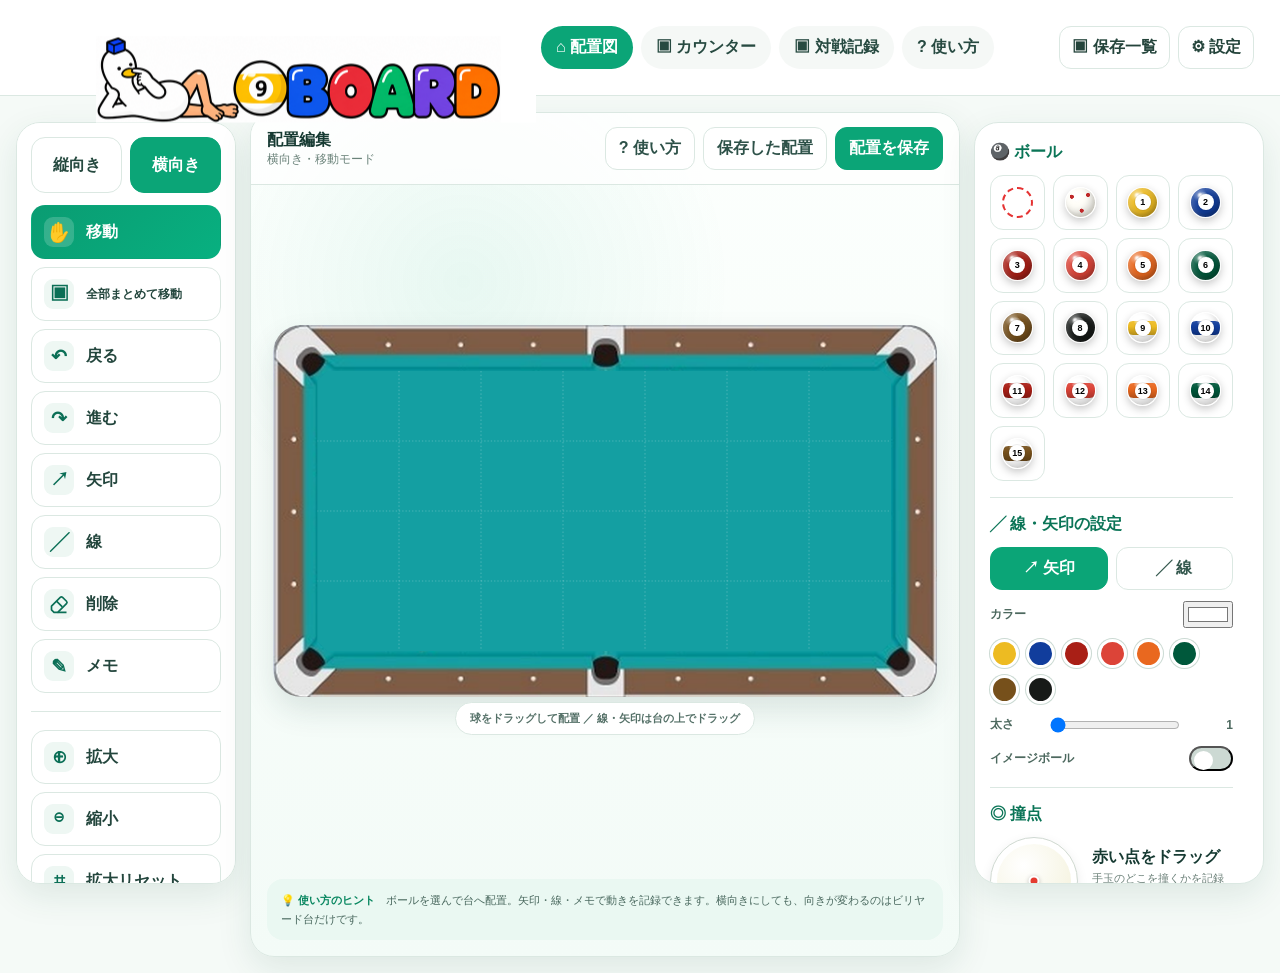
<file: index.html>
<!doctype html>
<html lang="ja">
<head>
<meta charset="utf-8">
<meta name="viewport" content="width=device-width,initial-scale=1,maximum-scale=1,user-scalable=no">
<title>Billiards - Layout</title>
<style>
:root{
  --green:#0ba577; --green2:#07845f; --deep:#123d35; --mint:#edf9f4;
  --line:#dbe8e2; --paper:#fff; --soft:#f8fbf9; --yellow:#ffc928;
  --shadow:0 12px 34px rgba(24,77,62,.10);
}
*{box-sizing:border-box}
html,body{margin:0;min-height:100%;font-family:Inter,"Hiragino Kaku Gothic ProN","Yu Gothic",Meiryo,sans-serif;color:#163a32;background:#f5faf7}
button,input,select,textarea{font:inherit}
button{cursor:pointer}
body{overflow-x:hidden}

.app-header{
  height:96px;background:#fff;border-bottom:1px solid var(--line);
  display:flex;align-items:center;justify-content:space-between;padding:0 26px;
  position:sticky;top:0;z-index:50
}
.brand{display:flex;align-items:center;min-width:450px}
.brand-ball{
  width:46px;height:46px;border-radius:50%;background:radial-gradient(circle at 35% 30%,#417b68,#12352d 70%);
  color:white;display:grid;place-items:center;font-weight:900;font-size:20px;border:2px solid #0a3229;
  box-shadow:inset 0 0 0 5px rgba(255,255,255,.06)
}
.brand small{display:block;letter-spacing:.14em;color:#0b8e67;font-weight:800;font-size:10px}
.brand h1{margin:2px 0 0;font-size:23px;letter-spacing:.02em}
.topnav{display:flex;align-items:center;gap:8px}
.topnav button{
  border:0;background:#f5f8f6;color:#274a41;border-radius:999px;padding:11px 15px;font-weight:800
}
.topnav button.active{background:var(--green);color:white}
.header-actions{display:flex;gap:8px}
.header-actions button{
  border:1px solid var(--line);background:white;border-radius:12px;padding:10px 12px;font-weight:800;color:#24443b
}

.quick-help{
  background:#fff;padding:10px 26px;border-bottom:1px solid var(--line);font-size:12px;color:#557168
}
.quick-help b{color:#0b8e67}
.layout{
  display:grid;grid-template-columns:220px minmax(520px,1fr) 290px;
  gap:14px;padding:16px;max-width:1536px;margin:0 auto;min-height:calc(100vh - 122px)
}
.panel{
  background:#fff;border:1px solid var(--line);border-radius:24px;box-shadow:var(--shadow)
}

/* left menu */
.left-panel{
  padding:14px;max-height:calc(100vh - 138px);overflow:auto;position:sticky;top:122px;align-self:start
}
.left-panel::-webkit-scrollbar{width:7px}
.left-panel::-webkit-scrollbar-thumb{background:#cdded6;border-radius:9px}
.orientation{display:grid;grid-template-columns:1fr 1fr;gap:8px;margin-bottom:12px}
.orientation button{
  min-height:56px;border:1px solid var(--line);background:#fff;border-radius:14px;font-weight:900;color:#264a40
}
.orientation button.active{background:var(--green);color:#fff;border-color:var(--green)}
.tool-list{display:grid;gap:8px}
.tool{
  width:100%;display:flex;align-items:center;gap:12px;min-height:54px;border:1px solid var(--line);
  border-radius:14px;background:#fff;color:#23463d;padding:9px 12px;font-weight:800;text-align:left
}
.tool .ico{
  width:30px;height:30px;border-radius:9px;background:#eef7f3;display:grid;place-items:center;
  font-size:19px;color:#0b6f56;flex:0 0 auto
}
.tool small{font-size:10px;color:#789087;font-weight:700}
.tool.active{background:linear-gradient(135deg,#0a9c72,#08b080);color:#fff;border-color:transparent}
.tool.active .ico{background:rgba(255,255,255,.18);color:#fff}
.tool.active small{color:#dff9ef}
.divider{height:1px;background:var(--line);margin:10px 0}
.danger{color:#8a3a35}.danger .ico{color:#b04b43;background:#fff1ef}

/* center */
.center-panel{
  position:relative;min-height:760px;overflow:hidden;background:
    radial-gradient(circle at 30% 20%,rgba(13,170,123,.08),transparent 32%),
    linear-gradient(#fcfffd,#f3fbf7);
  display:flex;flex-direction:column
}
.center-top{
  display:flex;justify-content:space-between;align-items:center;padding:14px 16px;border-bottom:1px solid var(--line);background:rgba(255,255,255,.78)
}
.center-top .status{font-size:12px;color:#6b837a}
.center-actions{display:flex;gap:8px}
.center-actions button{
  border:1px solid var(--line);background:#fff;border-radius:12px;padding:10px 13px;font-weight:900;color:#2d5148
}
.center-actions .primary{background:var(--green);color:#fff;border-color:var(--green)}
.stage{
  position:relative;flex:1;min-height:680px;display:grid;place-items:center;padding:26px 180px 48px 36px
}
.table-shell{position:relative;transform-origin:center;transition:transform .15s ease}
.table{
  width:360px;height:600px;border-radius:24px;padding:18px;position:relative;
  background:linear-gradient(90deg,#7b421f,#b66a34 13%,#8a451d 28%,#c37a40 55%,#7b421f 100%);
  box-shadow:0 24px 42px rgba(44,62,55,.20),inset 0 0 0 4px rgba(74,34,13,.42);
  transition:width .24s ease,height .24s ease
}
.table.landscape{width:650px;height:380px}
.cloth{
  position:relative;width:100%;height:100%;overflow:hidden;border-radius:12px;background:#08a978;
  border:2px solid rgba(0,0,0,.18);touch-action:none;
}
.cloth.grid{
  background-color:#08a978;
  background-image:linear-gradient(rgba(255,255,255,.25) 1px,transparent 1px),
                   linear-gradient(90deg,rgba(255,255,255,.25) 1px,transparent 1px);
  background-size:25% 14.285714%;
}
.cloth:before{
  content:"";position:absolute;left:50%;top:0;bottom:0;border-left:1px dashed rgba(255,255,255,.32)
}
.table.landscape .cloth:before{left:0;right:0;top:50%;bottom:auto;border-left:0;border-top:1px dashed rgba(255,255,255,.32)}
.pocket{position:absolute;width:30px;height:30px;border-radius:50%;background:#0b0c0c;z-index:5;box-shadow:inset 0 0 0 2px #000}
.p1{left:4px;top:4px}.p2{right:4px;top:4px}.p3{left:4px;top:50%;transform:translateY(-50%)}.p4{right:4px;top:50%;transform:translateY(-50%)}.p5{left:4px;bottom:4px}.p6{right:4px;bottom:4px}
.table.landscape .p3{left:50%;top:4px;transform:translateX(-50%)}.table.landscape .p4{left:50%;right:auto;top:auto;bottom:4px;transform:translateX(-50%)}
.ball{
  position:absolute;width:34px;height:34px;border-radius:50%;transform:translate(-50%,-50%);
  display:grid;place-items:center;font-weight:900;font-size:11px;color:#101010;border:2px solid rgba(255,255,255,.92);
  box-shadow:0 3px 8px rgba(0,0,0,.24);z-index:10;user-select:none;touch-action:none
}
.ball span{background:#fff;border-radius:50%;min-width:15px;height:15px;display:grid;place-items:center;font-size:9px}
.ball.cue span{display:none}
.ball.ghost{background:rgba(255,255,255,.12)!important;border:2px dashed #e53333!important;box-shadow:none!important;opacity:1}
.ball.ghost span{display:none}
#lineSvg{position:absolute;inset:0;width:100%;height:100%;overflow:visible;z-index:8;pointer-events:none}
.draw-line{pointer-events:stroke}
.note{
  position:absolute;z-index:12;min-width:90px;max-width:190px;padding:7px 9px;border-radius:10px;
  background:#fff7d7;color:#3a493f;border:1px solid #f0dc95;box-shadow:0 5px 14px rgba(0,0,0,.10);
  font-size:12px;font-weight:800;transform:translate(-50%,-50%);touch-action:none
}
.table-hint{
  position:absolute;left:50%;bottom:-38px;transform:translateX(-50%);
  background:white;border:1px solid var(--line);border-radius:999px;padding:8px 14px;font-size:11px;font-weight:800;color:#557168;white-space:nowrap
}

/* mascot / GPT-pet-ish */
.pet-zone{position:absolute;right:10px;bottom:8px;width:180px;height:250px;pointer-events:none;z-index:20}
.pet-bubble{
  position:absolute;right:4px;top:0;width:154px;background:#fffdf6;border:1px solid #e7e1ce;border-radius:28px;
  padding:13px 15px;font-size:12px;font-weight:900;line-height:1.55;box-shadow:0 8px 24px rgba(64,82,72,.10);
  transform:rotate(-4deg);opacity:.94
}
.pet-bubble:after{content:"";position:absolute;right:38px;bottom:-13px;border:8px solid transparent;border-top-color:#fffdf6;transform:rotate(-18deg)}
.pet{
  position:absolute;width:125px;right:4px;bottom:0;filter:drop-shadow(0 7px 5px rgba(50,70,60,.12));
  animation:petBob 2.6s ease-in-out infinite
}
@keyframes petBob{0%,100%{transform:translate(0,0) rotate(-1deg)}50%{transform:translate(-5px,-9px) rotate(2deg)}}
.pet-zone.walk .pet{animation:petWalk 5.4s ease-in-out infinite}
@keyframes petWalk{
  0%,100%{transform:translate(0,0) rotate(-1deg)}
  30%{transform:translate(-25px,-8px) rotate(3deg)}
  55%{transform:translate(-48px,1px) rotate(-2deg)}
  78%{transform:translate(-20px,-12px) rotate(2deg)}
}

/* right */
.right-panel{padding:15px;max-height:calc(100vh - 138px);overflow:auto;position:sticky;top:122px;align-self:start}
.section{padding:4px 0 16px}.section+.section{border-top:1px solid var(--line);padding-top:16px}
.section-title{display:flex;align-items:center;gap:8px;font-weight:950;color:#0b7557;margin-bottom:12px}
.ball-palette{display:grid;grid-template-columns:repeat(4,1fr);gap:8px}
.ball-pick{
  aspect-ratio:1;border:1px solid var(--line);border-radius:13px;background:#fff;display:grid;place-items:center;padding:5px
}
.mini-ball{
  width:36px;height:36px;border-radius:50%;display:grid;place-items:center;font-size:10px;font-weight:900;border:2px solid white;box-shadow:0 2px 7px rgba(0,0,0,.18)
}
.mini-ball span{background:white;border-radius:50%;width:15px;height:15px;display:grid;place-items:center}
.controls-grid{display:grid;gap:11px}
.row{display:flex;align-items:center;justify-content:space-between;gap:10px;font-size:12px;color:#4d695f;font-weight:800}
.swatches{display:flex;gap:7px;flex-wrap:wrap}
.swatch{width:29px;height:29px;border-radius:50%;border:3px solid #fff;box-shadow:0 0 0 1px #cbdad3}
.swatch.active{box-shadow:0 0 0 3px #0a9f73}
.line-type{display:grid;grid-template-columns:1fr 1fr;gap:8px}
.line-type button{border:1px solid var(--line);background:#fff;border-radius:12px;padding:10px;font-weight:900;color:#34584e}
.line-type button.active{background:var(--green);color:#fff;border-color:var(--green)}
.switch{position:relative;width:44px;height:25px;border-radius:999px;background:#ccd9d3;flex:0 0 auto}
.switch i{position:absolute;width:19px;height:19px;top:3px;left:3px;border-radius:50%;background:#fff;transition:.18s}
.switch.on{background:var(--green)}.switch.on i{left:22px}
.cue-card{display:flex;align-items:center;gap:14px}
.cue-diagram{
  width:88px;height:88px;border-radius:50%;background:radial-gradient(circle at 38% 32%,#fff,#f5f3df 72%,#ddd9c9);
  border:1px solid #cfd9d3;box-shadow:inset 0 0 0 6px #fff,0 4px 12px rgba(0,0,0,.08);position:relative;touch-action:none
}
.tip-dot{position:absolute;width:11px;height:11px;border-radius:50%;background:#e43b30;border:2px solid white;box-shadow:0 1px 4px rgba(0,0,0,.25);transform:translate(-50%,-50%)}
.cue-side button{border:0;background:none;color:#0b6f56;text-decoration:underline;font-weight:900;padding:0;margin-top:7px}
.tip-help{font-size:11px;color:#6c8179;margin-top:3px}
.guide-foot{margin:14px 16px 16px;background:#eaf8f2;border-radius:16px;padding:12px 14px;font-size:11px;color:#49685e;line-height:1.7}
.guide-foot b{color:#07865f}

/* dialogs */
dialog{border:0;border-radius:22px;box-shadow:0 28px 80px rgba(16,48,39,.25);max-width:min(680px,92vw);color:#173c33}
dialog::backdrop{background:rgba(11,39,31,.34);backdrop-filter:blur(3px)}
.dialog-head{display:flex;justify-content:space-between;align-items:center;gap:18px}
.dialog-head h2{margin:0}.dialog-head button{border:0;background:#eef5f2;border-radius:10px;padding:8px 11px}
.guide-list{padding-left:22px;line-height:1.7}.guide-list li{margin:9px 0}.guide-list b{display:block;color:#0a7758}
.saved-list{display:grid;gap:9px;min-width:min(520px,80vw);margin-top:14px}
.saved-item{display:flex;align-items:center;justify-content:space-between;gap:10px;border:1px solid var(--line);border-radius:13px;padding:11px}
.saved-item button{border:0;border-radius:9px;padding:7px 9px;font-weight:800}.open-btn{background:#e8f7f1;color:#087457}.delete-btn{background:#fff0ee;color:#a23d35}
.memo-dialog textarea{width:100%;min-height:110px;border:1px solid var(--line);border-radius:12px;padding:10px;margin:12px 0}
.memo-dialog .actions{display:flex;justify-content:flex-end;gap:8px}.memo-dialog button{border:0;border-radius:10px;padding:9px 12px;font-weight:900}
.memo-dialog .ok{background:var(--green);color:#fff}

@media(max-width:1100px){
  .layout{grid-template-columns:190px minmax(430px,1fr) 250px}
  .stage{padding-right:145px}
  .pet-zone{transform:scale(.88);transform-origin:bottom right}
}
@media(max-width:860px){
  .app-header{height:auto;min-height:68px;padding:10px 13px}.brand h1{font-size:18px}.topnav{display:none}.header-actions{display:none}
  .quick-help{padding:8px 12px}
  .layout{grid-template-columns:76px 1fr;gap:8px;padding:8px}
  .left-panel{padding:8px;top:98px}.orientation{grid-template-columns:1fr}.orientation button{min-height:44px;font-size:12px}
  .tool{padding:7px;justify-content:center}.tool .text{display:none}.tool .ico{width:40px;height:40px}
  .center-panel{min-height:690px}.stage{padding:20px 10px 190px}
  .right-panel{position:relative;top:auto;grid-column:1/-1;max-height:none}
  .pet-zone{right:0;bottom:4px;transform:scale(.76);transform-origin:bottom right}
  .table{width:300px;height:500px}.table.landscape{width:560px;height:320px}
}

/* ===== Realistic table / ball visual override ===== */
#diagram{scroll-margin-top:118px}
.table{border-radius:22px;padding:17px;background:repeating-linear-gradient(0deg,rgba(255,255,255,.045) 0 1px,rgba(45,19,6,.045) 1px 3px,transparent 3px 7px),linear-gradient(90deg,#5b2810 0%,#8d421d 5%,#c06c37 11%,#793617 20%,#a85024 31%,#d17e43 45%,#91431c 57%,#b7602d 72%,#743116 84%,#bc6934 94%,#5f2910 100%);border:2px solid #4a210d;box-shadow:0 22px 38px rgba(25,55,45,.20),inset 0 0 0 2px rgba(255,205,153,.17),inset 0 0 0 5px rgba(51,20,7,.28)}
.table:before{inset:7px;border-radius:17px;box-shadow:inset 0 2px 3px rgba(255,220,180,.20),inset 0 -4px 7px rgba(30,9,2,.33),0 0 0 1px rgba(24,9,3,.35)}
.table:after{inset:16px;border-radius:11px;box-shadow:inset 0 0 0 10px #0c8667,inset 0 1px 1px rgba(255,255,255,.15),inset 0 -2px 3px rgba(0,0,0,.22)}
.cloth{border-radius:9px;background:radial-gradient(ellipse at 45% 34%,rgba(31,206,152,.16),transparent 42%),linear-gradient(110deg,#0aac7d 0%,#0caf7e 42%,#08a476 70%,#07986d 100%);box-shadow:inset 0 0 25px rgba(0,0,0,.06),inset 0 1px 2px rgba(255,255,255,.12)}
.cloth.grid{background-image:linear-gradient(rgba(255,255,255,.30) 1.5px,transparent 1.5px),linear-gradient(90deg,rgba(255,255,255,.30) 1.5px,transparent 1.5px),radial-gradient(ellipse at 45% 34%,rgba(31,206,152,.16),transparent 42%),linear-gradient(110deg,#0aac7d 0%,#0caf7e 42%,#08a476 70%,#07986d 100%);background-size:25% 14.285714%,25% 14.285714%,100% 100%,100% 100%}
.pocket{width:31px;height:31px;background:radial-gradient(circle at 42% 38%,#161616 0 20%,#050505 58%,#000 100%);border:1px solid #2b1307;box-shadow:inset 0 0 7px #000,0 0 0 2px rgba(67,28,8,.55),0 2px 3px rgba(0,0,0,.35)}
.p1{left:2px;top:2px}.p2{right:2px;top:2px}.p3{left:2px}.p4{right:2px}.p5{left:2px;bottom:2px}.p6{right:2px;bottom:2px}
.rail-sights{position:absolute;z-index:6;pointer-events:none;display:flex;justify-content:space-evenly;align-items:center}.rail-sights i{width:5px;height:5px;background:#fff;transform:rotate(45deg);border-radius:1px;box-shadow:0 0 0 1px rgba(70,33,12,.23),0 1px 2px rgba(0,0,0,.25)}
.rail-sights-top{left:45px;right:45px;top:7px;height:10px}.rail-sights-bottom{left:45px;right:45px;bottom:7px;height:10px}.rail-sights-left{top:43px;bottom:43px;left:7px;width:10px;flex-direction:column}.rail-sights-right{top:43px;bottom:43px;right:7px;width:10px;flex-direction:column}
.table.landscape .rail-sights-top,.table.landscape .rail-sights-bottom{left:55px;right:55px}.table.landscape .rail-sights-left,.table.landscape .rail-sights-right{top:46px;bottom:46px}
.ball{width:33px;height:33px;border:1.5px solid rgba(255,255,255,.96);box-shadow:0 3px 7px rgba(0,0,0,.30),inset -4px -5px 7px rgba(0,0,0,.20),inset 3px 3px 6px rgba(255,255,255,.24)}
.ball:before{inset:3px auto auto 5px;width:34%;height:25%;background:radial-gradient(ellipse at center,rgba(255,255,255,.92),rgba(255,255,255,.12) 72%,transparent 74%)}
.ball.solid{background:radial-gradient(circle at 35% 30%,rgba(255,255,255,.72) 0 7%,rgba(255,255,255,.18) 15%,transparent 24%),radial-gradient(circle at 42% 38%,var(--ball-color) 0 58%,color-mix(in srgb,var(--ball-color) 72%,black) 100%)}
.ball.stripe{background:radial-gradient(circle at 35% 30%,rgba(255,255,255,.74) 0 7%,rgba(255,255,255,.18) 15%,transparent 24%),radial-gradient(circle at 50% 45%,#fff 0 64%,#e5e5e1 100%)}
.ball.stripe:after{left:-8%;right:-8%;top:31%;height:38%;background:linear-gradient(180deg,color-mix(in srgb,var(--ball-color) 92%,white) 0%,var(--ball-color) 30%,color-mix(in srgb,var(--ball-color) 76%,black) 100%);box-shadow:inset 0 1px 1px rgba(255,255,255,.26),inset 0 -1px 2px rgba(0,0,0,.12)}
.ball.cue{background:radial-gradient(circle at 34% 29%,#fff 0 8%,rgba(255,255,255,.45) 17%,transparent 26%),radial-gradient(circle at 45% 42%,#fffef8 0 52%,#ebe8dc 78%,#d5d1c4 100%)}
.ball span{min-width:15px;height:15px;font-size:8px;box-shadow:0 0 0 1px rgba(0,0,0,.08),inset 0 1px 1px rgba(255,255,255,.7)}
.mini-ball{--ball-color:#fff;position:relative;overflow:hidden;width:38px;height:38px;background:#fff;border:1.5px solid rgba(255,255,255,.98);box-shadow:0 3px 8px rgba(0,0,0,.22),inset -4px -5px 7px rgba(0,0,0,.18),inset 3px 3px 6px rgba(255,255,255,.24)}
.mini-ball:before{content:"";position:absolute;left:6px;top:4px;width:12px;height:9px;border-radius:50%;background:radial-gradient(ellipse at center,rgba(255,255,255,.92),rgba(255,255,255,.08) 72%,transparent 74%);z-index:2}
.mini-ball.solid{background:radial-gradient(circle at 38% 34%,rgba(255,255,255,.22) 0 15%,transparent 23%),radial-gradient(circle at 45% 42%,var(--ball-color) 0 58%,color-mix(in srgb,var(--ball-color) 72%,black) 100%)}
.mini-ball.stripe{background:radial-gradient(circle at 45% 42%,#fff 0 62%,#e7e6e2 100%)}
.mini-ball.stripe:after{content:"";position:absolute;left:-8%;right:-8%;top:31%;height:38%;background:linear-gradient(180deg,color-mix(in srgb,var(--ball-color) 92%,white),var(--ball-color) 38%,color-mix(in srgb,var(--ball-color) 76%,black));border-radius:999px;z-index:1}
.mini-ball.cue{background:radial-gradient(circle at 35% 30%,#fff 0 10%,rgba(255,255,255,.35) 17%,transparent 25%),radial-gradient(circle at 45% 42%,#fffef8 0 52%,#ebe8dc 78%,#d5d1c4 100%)}
.mini-ball span{position:relative;z-index:3;width:16px;height:16px;font-size:9px;box-shadow:0 0 0 1px rgba(0,0,0,.07)}


/* ===== V5 TABLE VISUAL REPLACEMENT ONLY ===== */
#diagram .table{
  width:360px;height:600px;padding:27px;border:0;border-radius:11px;position:relative;overflow:visible;
  background:linear-gradient(90deg,rgba(255,255,255,.025),transparent 15% 85%,rgba(0,0,0,.10)),linear-gradient(180deg,#42121d 0%,#351018 48%,#45131e 100%);
  box-shadow:0 18px 36px rgba(34,67,55,.18),inset 0 0 0 1px rgba(30,6,12,.34);transition:width .24s ease,height .24s ease
}
#diagram .table.landscape{width:650px;height:380px}
#diagram .table::before,#diagram .table::after{content:none!important;display:none!important}
#diagram .cloth{position:relative;width:100%;height:100%;overflow:hidden;border-radius:2px;border:10px solid #0d765a;background:linear-gradient(180deg,#0ccf76 0%,#08c86f 52%,#08bd69 100%);background-clip:padding-box;box-shadow:inset 0 0 18px rgba(0,0,0,.055),0 0 0 1px rgba(4,82,58,.58);touch-action:none}
#diagram .cloth.grid{background-image:linear-gradient(rgba(255,255,255,.34) 1.5px,transparent 1.5px),linear-gradient(90deg,rgba(255,255,255,.34) 1.5px,transparent 1.5px),linear-gradient(180deg,#0ccf76 0%,#08c86f 52%,#08bd69 100%);background-size:25% 14.285714%,25% 14.285714%,100% 100%}
#diagram .cloth::before{content:"";position:absolute;left:50%;top:0;bottom:0;border-left:1px dashed rgba(255,255,255,.27);pointer-events:none}
#diagram .table.landscape .cloth::before{left:0;right:0;top:50%;bottom:auto;border-left:0;border-top:1px dashed rgba(255,255,255,.27)}
#diagram .corner-cap,#diagram .side-cap{position:absolute;z-index:3;display:block;pointer-events:none;background:linear-gradient(90deg,rgba(255,255,255,.18),transparent 32% 70%,rgba(75,29,5,.18)),linear-gradient(180deg,#e0a35a 0%,#c87a31 50%,#a9561f 100%);box-shadow:inset 0 1px 2px rgba(255,235,191,.55),inset 0 -3px 5px rgba(103,42,8,.28),0 1px 2px rgba(47,20,6,.22)}
#diagram .corner-cap{width:43px;height:40px}
#diagram .cap-tl{left:-1px;top:-1px;border-radius:12px 4px 5px 4px}#diagram .cap-tr{right:-1px;top:-1px;border-radius:4px 12px 4px 5px}#diagram .cap-bl{left:-1px;bottom:-1px;border-radius:4px 5px 4px 12px}#diagram .cap-br{right:-1px;bottom:-1px;border-radius:5px 4px 12px 4px}
#diagram .side-cap{width:36px;height:44px;top:50%;transform:translateY(-50%)}#diagram .side-left{left:-1px;border-radius:4px 12px 12px 4px}#diagram .side-right{right:-1px;border-radius:12px 4px 4px 12px}
#diagram .table.landscape .side-left{width:44px;height:36px;left:50%;right:auto;top:-1px;bottom:auto;transform:translateX(-50%);border-radius:4px 4px 12px 12px}
#diagram .table.landscape .side-right{width:44px;height:36px;left:50%;right:auto;top:auto;bottom:-1px;transform:translateX(-50%);border-radius:12px 12px 4px 4px}
#diagram .rail-sights{position:absolute;z-index:5;pointer-events:none;display:flex;justify-content:space-evenly;align-items:center}
#diagram .rail-sights i{width:4px;height:4px;border-radius:50%;background:#fff;transform:none;box-shadow:0 0 0 1px rgba(42,12,17,.22),0 1px 2px rgba(0,0,0,.20)}
#diagram .rail-sights-top{left:49px;right:49px;top:10px;height:7px}#diagram .rail-sights-bottom{left:49px;right:49px;bottom:10px;height:7px}#diagram .rail-sights-left{top:54px;bottom:54px;left:10px;width:7px;flex-direction:column}#diagram .rail-sights-right{top:54px;bottom:54px;right:10px;width:7px;flex-direction:column}
#diagram .table.landscape .rail-sights-top,#diagram .table.landscape .rail-sights-bottom{left:64px;right:64px}#diagram .table.landscape .rail-sights-left,#diagram .table.landscape .rail-sights-right{top:50px;bottom:50px}
#diagram .pocket{position:absolute;width:26px;height:26px;border-radius:50%;z-index:8;background:radial-gradient(circle at 42% 38%,#1d1d1d 0 12%,#080808 48%,#000 78%);border:1px solid rgba(0,0,0,.72);box-shadow:inset 0 0 6px #000,0 0 0 1px rgba(44,15,8,.42),0 2px 3px rgba(0,0,0,.30)}
#diagram .p1{left:14px;top:14px}#diagram .p2{right:14px;top:14px}#diagram .p3{left:14px;top:50%;transform:translateY(-50%)}#diagram .p4{right:14px;top:50%;transform:translateY(-50%)}#diagram .p5{left:14px;bottom:14px}#diagram .p6{right:14px;bottom:14px}
#diagram .table.landscape .p3{left:50%;right:auto;top:14px;bottom:auto;transform:translateX(-50%)}#diagram .table.landscape .p4{left:50%;right:auto;top:auto;bottom:14px;transform:translateX(-50%)}
#diagram .ball{--ball-color:#fff;width:33px;height:33px;border-radius:50%;overflow:hidden;border:1.5px solid rgba(255,255,255,.96);box-shadow:0 3px 7px rgba(0,0,0,.28),inset -4px -5px 7px rgba(0,0,0,.18),inset 3px 3px 6px rgba(255,255,255,.24);background:#fff}
#diagram .ball::before{content:"";position:absolute;left:5px;top:4px;width:12px;height:9px;border-radius:50%;background:radial-gradient(ellipse at center,rgba(255,255,255,.90),rgba(255,255,255,.10) 72%,transparent 74%);z-index:4;pointer-events:none}
#diagram .ball.solid{background:radial-gradient(circle at 40% 36%,rgba(255,255,255,.18) 0 12%,transparent 22%),radial-gradient(circle at 45% 42%,var(--ball-color) 0 58%,color-mix(in srgb,var(--ball-color) 70%,black) 100%)}
#diagram .ball.stripe{background:radial-gradient(circle at 45% 42%,#fff 0 62%,#e7e5df 100%)}
#diagram .ball.stripe::after{content:"";position:absolute;left:-8%;right:-8%;top:31%;height:38%;z-index:1;border-radius:999px;background:linear-gradient(180deg,color-mix(in srgb,var(--ball-color) 90%,white),var(--ball-color) 36%,color-mix(in srgb,var(--ball-color) 76%,black))}
#diagram .ball.cue{background:radial-gradient(circle at 35% 30%,#fff 0 10%,rgba(255,255,255,.38) 18%,transparent 26%),radial-gradient(circle at 45% 42%,#fffef8 0 52%,#ebe8dc 78%,#d5d1c4 100%)}
#diagram .ball span{position:relative;z-index:5;width:15px;min-width:15px;height:15px;font-size:8px;color:#101010}

#diagram .table.landscape .cloth.grid{background-size:14.285714% 25%,14.285714% 25%,100% 100%}
@media(min-width:1101px){.reference-dog{position:absolute;left:44px;top:310px;width:130px;height:153px;pointer-events:none;background:url("assets/reference-screen.png") -365px -498px / 1672px 832px no-repeat;mix-blend-mode:multiply;z-index:2}}
@media(max-width:1100px){.reference-dog{display:none}}
#diagram .cloth::before{display:none}
.left-panel .tool .text{white-space:nowrap}
.left-panel .tool[data-tool="group"] .text{font-size:12px}
/* Reference table: walnut rails, silver pocket castings and recessed openings. */
#diagram .table.landscape{width:650px;height:365px;padding:28px;border:2px solid #a9b4b4;border-radius:3px;background:#e6e8e8;box-shadow:0 14px 30px rgba(26,62,61,.16),inset 0 0 0 2px #f7f8f8}
#diagram .table.landscape::before{content:""!important;display:block!important;position:absolute;inset:5px;border:2px solid #8c9b9c;border-radius:20px;background:#765e4c;box-shadow:inset 0 1px 0 #b49e8c,inset 0 -1px 0 #463a33;z-index:0}
#diagram .table.landscape::after{content:""!important;display:block!important;position:absolute;inset:24px;border:4px solid #2a7e82;border-radius:10px;background:#178f98;box-shadow:inset 0 0 8px #076f77;z-index:0}
#diagram .table.landscape .cloth{z-index:1;border:7px solid #087e86;border-radius:7px;background:#15929a;box-shadow:inset 0 0 9px rgba(0,69,75,.28),0 0 0 1px #0b6f75}
#diagram .table.landscape .cloth.grid{background-image:url("data:image/svg+xml,%3Csvg xmlns='http://www.w3.org/2000/svg' viewBox='0 0 700 300' preserveAspectRatio='none'%3E%3Cg fill='none' stroke='%23ffffff' stroke-opacity='.33' stroke-width='.8' stroke-dasharray='1.5 2.5'%3E%3Cpath d='M100 0V300M200 0V300M300 0V300M400 0V300M500 0V300M600 0V300M0 75H700M0 150H700M0 225H700'/%3E%3C/g%3E%3C/svg%3E"),linear-gradient(#15929a,#15929a);background-size:100% 100%,100% 100%}
#diagram .table.landscape .corner-cap{width:65px;height:65px;border:0;border-radius:0;background:linear-gradient(135deg,#f9fafa,#d5d9da 68%,#f8f9f9);box-shadow:none;z-index:4}
#diagram .table.landscape .corner-cap::after{content:"";position:absolute;left:4px;top:4px;width:54px;height:54px;border:2px solid #9da9aa;border-radius:50%;box-shadow:0 0 0 3px #ffffff9c}
#diagram .table.landscape .cap-tl{left:1px;top:1px;clip-path:polygon(0 0,100% 0,0 100%)}
#diagram .table.landscape .cap-tr{right:1px;top:1px;clip-path:polygon(0 0,100% 0,100% 100%)}
#diagram .table.landscape .cap-bl{left:1px;bottom:1px;clip-path:polygon(0 0,0 100%,100% 100%)}
#diagram .table.landscape .cap-br{right:1px;bottom:1px;clip-path:polygon(100% 0,0 100%,100% 100%)}
#diagram .table.landscape .side-cap{left:50%;right:auto;width:36px;height:48px;transform:translateX(-50%);border:1px solid #c0c9ca;background:linear-gradient(90deg,#fafafa,#cbd3d3 48%,#f9fafa);box-shadow:inset 0 0 0 2px #f5f6f6;z-index:5}
#diagram .table.landscape .side-left{top:0;bottom:auto;border-radius:0 0 11px 11px}
#diagram .table.landscape .side-right{top:auto;bottom:0;border-radius:11px 11px 0 0}
#diagram .table.landscape .pocket{width:29px;height:29px;border:2px solid #5b6b68;border-radius:50%;background:radial-gradient(circle at 50% 34%,#172124 0 30%,#050809 67%,#000 100%);box-shadow:inset 0 3px 6px #000,0 0 0 2px #e8ebeb,0 2px 3px #20302f66;z-index:9}
#diagram .table.landscape .p1{left:30px;top:30px}#diagram .table.landscape .p2{right:30px;top:30px}
#diagram .table.landscape .p5{left:30px;bottom:30px}#diagram .table.landscape .p6{right:30px;bottom:30px}
#diagram .table.landscape .p3{left:50%;top:13px;transform:translateX(-50%)}#diagram .table.landscape .p4{left:50%;bottom:13px;transform:translateX(-50%)}
#diagram .table.landscape .rail-sights i{width:4px;height:4px;background:#f6f7f7;box-shadow:0 1px 2px #3f3128}
.stage:has(.table.landscape) .reference-dog{display:none}
#diagram .table:not(.landscape){width:365px;height:650px;padding:28px;border:2px solid #a9b4b4;border-radius:3px;background:#e6e8e8;box-shadow:0 14px 30px rgba(26,62,61,.16),inset 0 0 0 2px #f7f8f8}
#diagram .table:not(.landscape)::before{content:""!important;display:block!important;position:absolute;inset:5px;border:2px solid #8c9b9c;border-radius:20px;background:#765e4c;box-shadow:inset 0 1px 0 #b49e8c,inset 0 -1px 0 #463a33;z-index:0}
#diagram .table:not(.landscape)::after{content:""!important;display:block!important;position:absolute;inset:24px;border:4px solid #2a7e82;border-radius:10px;background:#178f98;box-shadow:inset 0 0 8px #076f77;z-index:0}
#diagram .table:not(.landscape) .cloth{z-index:1;border:7px solid #087e86;border-radius:7px;background:#15929a;box-shadow:inset 0 0 9px rgba(0,69,75,.28),0 0 0 1px #0b6f75}
#diagram .table:not(.landscape) .cloth.grid{background-image:url("data:image/svg+xml,%3Csvg xmlns='http://www.w3.org/2000/svg' viewBox='0 0 300 700' preserveAspectRatio='none'%3E%3Cg fill='none' stroke='%23ffffff' stroke-opacity='.33' stroke-width='.8' stroke-dasharray='1.5 2.5'%3E%3Cpath d='M75 0V700M150 0V700M225 0V700M0 100H300M0 200H300M0 300H300M0 400H300M0 500H300M0 600H300'/%3E%3C/g%3E%3C/svg%3E"),linear-gradient(#15929a,#15929a);background-size:100% 100%,100% 100%}
#diagram .table:not(.landscape) .corner-cap{width:65px;height:65px;border:0;border-radius:0;background:linear-gradient(135deg,#f9fafa,#d5d9da 68%,#f8f9f9);box-shadow:none;z-index:4}
#diagram .table:not(.landscape) .corner-cap::after{content:"";position:absolute;left:4px;top:4px;width:54px;height:54px;border:2px solid #9da9aa;border-radius:50%;box-shadow:0 0 0 3px #ffffff9c}
#diagram .table:not(.landscape) .cap-tl{left:1px;top:1px;clip-path:polygon(0 0,100% 0,0 100%)}
#diagram .table:not(.landscape) .cap-tr{right:1px;top:1px;clip-path:polygon(0 0,100% 0,100% 100%)}
#diagram .table:not(.landscape) .cap-bl{left:1px;bottom:1px;clip-path:polygon(0 0,0 100%,100% 100%)}
#diagram .table:not(.landscape) .cap-br{right:1px;bottom:1px;clip-path:polygon(100% 0,0 100%,100% 100%)}
#diagram .table:not(.landscape) .side-cap{width:48px;height:36px;top:50%;transform:translateY(-50%);border:1px solid #c0c9ca;background:linear-gradient(#fafafa,#cbd3d3 48%,#f9fafa);box-shadow:inset 0 0 0 2px #f5f6f6;z-index:5}
#diagram .table:not(.landscape) .side-left{left:0;border-radius:0 11px 11px 0}
#diagram .table:not(.landscape) .side-right{right:0;border-radius:11px 0 0 11px}
#diagram .table:not(.landscape) .pocket{width:29px;height:29px;border:2px solid #5b6b68;border-radius:50%;background:radial-gradient(circle at 50% 34%,#172124 0 30%,#050809 67%,#000 100%);box-shadow:inset 0 3px 6px #000,0 0 0 2px #e8ebeb,0 2px 3px #20302f66;z-index:9}
#diagram .table:not(.landscape) .p1{left:30px;top:30px}#diagram .table:not(.landscape) .p2{right:30px;top:30px}
#diagram .table:not(.landscape) .p5{left:30px;bottom:30px}#diagram .table:not(.landscape) .p6{right:30px;bottom:30px}
#diagram .table:not(.landscape) .p3{left:13px;top:50%;transform:translateY(-50%)}#diagram .table:not(.landscape) .p4{right:13px;top:50%;transform:translateY(-50%)}
/* Keep the supplied frame pixels, and replace only the marked-up playing cloth. */
#diagram .table.landscape{padding:0;border:0;border-radius:0;background:transparent url("assets/reference-table-clean-v2.png") -7px -11px / 104.12% 105.79% no-repeat;box-shadow:0 14px 30px rgba(26,62,61,.12)}
#diagram .table.landscape::before,#diagram .table.landscape::after{display:none!important;content:none!important}
#diagram .table.landscape .corner-cap,#diagram .table.landscape .side-cap,#diagram .table.landscape .rail-sights,#diagram .table.landscape .pocket{display:none!important}
#diagram .table.landscape .cloth{position:absolute;left:6.7%;top:12.4%;width:86.4%;height:75.2%;border:0;border-radius:0;box-shadow:none;clip-path:polygon(10px 0,calc(100% - 10px) 0,100% 10px,100% calc(100% - 10px),calc(100% - 10px) 100%,10px 100%,0 calc(100% - 10px),0 10px)}
#diagram .table.landscape .cloth.grid{background-image:url("data:image/svg+xml,%3Csvg xmlns='http://www.w3.org/2000/svg' viewBox='0 0 700 300' preserveAspectRatio='none'%3E%3Cg fill='none' stroke='%23ffffff' stroke-opacity='.33' stroke-width='.8' stroke-dasharray='1.5 2.5'%3E%3Cpath d='M100 0V300M200 0V300M300 0V300M400 0V300M500 0V300M600 0V300M0 75H700M0 150H700M0 225H700'/%3E%3C/g%3E%3C/svg%3E"),linear-gradient(#149fa2,#149fa2);background-size:100% 100%,100% 100%}
#diagram .table.landscape .cloth:not(.grid){background:#149fa2}
#diagram .table.landscape .cloth-edge-cover{display:none!important}
#diagram .table:not(.landscape) .cloth-edge-cover{display:none}
/* The frame artwork remains the original image; only its display size changes. */
.stage{padding:20px 22px 48px;min-width:0}
.table-shell{width:100%;display:flex;justify-content:center}
#diagram .table.landscape{width:100%;height:auto;aspect-ratio:650/365;max-width:none;background-position:26% 52%;border-radius:28px;overflow:hidden}
#diagram .table.landscape .cloth-edge-cover{left:16%;top:10.7%;width:3.85%;height:1.92%}
#diagram .table:not(.landscape){flex:none}
#petZone{display:none!important}
#diagram .ball{width:15px;height:15px;cursor:grab}
#diagram .ball:active{cursor:grabbing}
#diagram .ball span{width:7px;min-width:7px;height:7px;font-size:5px}
#diagram .ball::before{left:2px;top:1px;width:5px;height:4px}
.mini-ball{width:31px;height:31px}
.mini-ball.ghost-pick{background:rgba(255,255,255,.18)!important;border:2px dashed #e53333!important;box-shadow:none!important}
.mini-ball.ghost-pick::before,.mini-ball.ghost-pick::after{display:none!important}
.mini-ball.solid,.ball.solid{background:radial-gradient(circle at 31% 24%,rgba(255,255,255,.88) 0 3%,rgba(255,255,255,.28) 10%,transparent 24%),radial-gradient(circle at 43% 37%,var(--ball-color) 0 56%,color-mix(in srgb,var(--ball-color) 65%,black) 100%)!important}
.mini-ball.stripe::after,.ball.stripe::after{top:25%!important;height:50%!important}
#aimGuide{position:absolute;inset:0;z-index:7;pointer-events:none;display:none}
#aimGuide.visible{display:block}
#aimGuide::before,#aimGuide::after{content:"";position:absolute;border-color:rgba(255,255,255,.72);filter:drop-shadow(0 0 1px #22595b)}
#aimGuide::before{left:var(--aim-x);top:0;bottom:0;border-left:1px solid}
#aimGuide::after{top:var(--aim-y);left:0;right:0;border-top:1px solid}
.right-panel{min-width:0;scrollbar-gutter:stable}
.row input[type="range"]{flex:1 1 auto;min-width:0;max-width:130px;touch-action:none}
.row #widthValue{min-width:1.5em;text-align:right;flex:none}
@media(max-width:860px){.stage{padding:16px 10px 48px}#diagram .table.landscape{width:100%}.brand{min-width:0}.brand-logo{width:310px;height:66px}}
.brand-logo{display:block;width:440px;height:86px;object-fit:contain;object-position:left center;flex:none;position:relative;transform:translate(calc(max(0px,(100vw - 1536px)/2) + 70px),31.5px)}
@media(max-width:1100px){.brand-logo{transform:translate(48px,31.5px)}}
@media(max-width:860px){.brand-logo{transform:translate(-38px,18px)}}
.brand h1{display:flex;align-items:center;gap:6px}
.brand-nine{position:relative;width:25px;height:25px;flex:none;border-radius:50%;background:radial-gradient(circle at 30% 23%,#fff 0 6%,transparent 21%),linear-gradient(to bottom,#f9f9f4 0 26%,#e8b624 27% 74%,#f9f9f4 75%);border:1px solid #d6d5c7;box-shadow:inset -3px -3px 5px #66532166,0 2px 4px #0004}
.brand-nine::after{content:"9";position:absolute;left:50%;top:50%;transform:translate(-50%,-50%);width:13px;height:13px;border-radius:50%;background:#fff;color:#222;display:grid;place-items:center;font-size:9px;font-weight:900;line-height:1}
.mini-ball.cue::after,#diagram .ball.cue::after{content:"";position:absolute;inset:0;border-radius:50%;background:radial-gradient(circle at 20% 30%,#bf2728 0 1px,transparent 1.5px),radial-gradient(circle at 76% 24%,#bf2728 0 1px,transparent 1.5px),radial-gradient(circle at 54% 78%,#bf2728 0 1px,transparent 1.5px);pointer-events:none;z-index:4}
.mini-ball.cue::after{background:radial-gradient(circle at 20% 30%,#bf2728 0 1.8px,transparent 2.3px),radial-gradient(circle at 76% 24%,#bf2728 0 1.8px,transparent 2.3px),radial-gradient(circle at 54% 78%,#bf2728 0 1.8px,transparent 2.3px)}
.stage.can-pan{cursor:grab}.stage.is-panning{cursor:grabbing}.stage.can-pan .cloth{cursor:grab}.stage.is-panning .cloth{cursor:grabbing}
.palette-drag-preview{position:fixed;z-index:1000;pointer-events:none;transform:translate(-50%,-50%);opacity:.9}
.palette-drag-preview .mini-ball{width:24px;height:24px}
.ball-pick{touch-action:none}
.tool .ico svg{display:block;width:20px;height:20px}
/* Rotate the exact same frame image for portrait orientation. */
#diagram .table:not(.landscape){width:365px;height:650px;overflow:hidden;padding:0;border:0;border-radius:28px;background:none;box-shadow:0 14px 30px rgba(26,62,61,.12)}
#diagram .table:not(.landscape)::before{content:""!important;display:block!important;position:absolute;left:0;top:100%;width:178.0822%;height:56.1538%;border:0;border-radius:0;background:transparent url("assets/reference-table-clean-v2.png") 26% 52% / 104.12% 105.79% no-repeat;box-shadow:none;transform-origin:top left;transform:rotate(-90deg);z-index:0}
#diagram .table:not(.landscape)::after{display:none!important;content:none!important}
#diagram .table:not(.landscape) .corner-cap,#diagram .table:not(.landscape) .side-cap,#diagram .table:not(.landscape) .rail-sights,#diagram .table:not(.landscape) .pocket{display:none!important}
#diagram .table:not(.landscape) .cloth{position:absolute;left:12.4%;top:6.7%;width:75.2%;height:86.4%;border:0;border-radius:0;box-shadow:none;clip-path:polygon(10px 0,calc(100% - 10px) 0,100% 10px,100% calc(100% - 10px),calc(100% - 10px) 100%,10px 100%,0 calc(100% - 10px),0 10px)}
#diagram .table:not(.landscape) .cloth.grid{background-image:url("data:image/svg+xml,%3Csvg xmlns='http://www.w3.org/2000/svg' viewBox='0 0 300 700' preserveAspectRatio='none'%3E%3Cg fill='none' stroke='%23ffffff' stroke-opacity='.33' stroke-width='.8' stroke-dasharray='1.5 2.5'%3E%3Cpath d='M75 0V700M150 0V700M225 0V700M0 100H300M0 200H300M0 300H300M0 400H300M0 500H300M0 600H300'/%3E%3C/g%3E%3C/svg%3E"),linear-gradient(#149fa2,#149fa2);background-size:100% 100%,100% 100%}
#diagram .table:not(.landscape) .cloth:not(.grid){background:#149fa2}
</style>
</head>
<body>
<header class="app-header">
  <div class="brand">
    <img class="brand-logo" src="assets/brand-logo.png?v=9board-20260930" alt="9BOARD">
  </div>
  <nav class="topnav">
    <button class="active">⌂ 配置図</button><button type="button" onclick="openCounterPage()">▣ カウンター</button><button type="button" onclick="window.open('billiards-match-records.html','_blank')">▣ 対戦記録</button><button id="guideTop">? 使い方</button>
  </nav>
  <div class="header-actions"><button id="savedTop">▣ 保存一覧</button><button id="guideTop2">⚙ 設定</button></div>
</header>

<main id="diagram" class="layout">
  <aside class="panel left-panel">
    <div class="orientation">
      <button id="portraitBtn" class="active">縦向き</button>
      <button id="landscapeBtn">横向き</button>
    </div>

    <div class="tool-list">
      <button class="tool active" data-tool="move"><span class="ico">✋</span><span class="text">移動</span></button>
      <button class="tool" data-tool="group"><span class="ico">▣</span><span class="text">全部まとめて移動</span></button>
      <button class="tool" id="undoBtn"><span class="ico">↶</span><span class="text">戻る</span></button>
      <button class="tool" id="redoBtn"><span class="ico">↷</span><span class="text">進む</span></button>
      <button class="tool" data-tool="arrow"><span class="ico">↗</span><span class="text">矢印</span></button>
      <button class="tool" data-tool="line"><span class="ico">╱</span><span class="text">線</span></button>
      <button class="tool" data-tool="erase"><span class="ico"><svg viewBox="0 0 24 24" fill="none" stroke="currentColor" stroke-width="2" stroke-linejoin="round" aria-hidden="true"><path d="M3 14.5 13.5 4a2 2 0 0 1 2.8 0L21 8.7a2 2 0 0 1 0 2.8L10.5 22H6l-3-3v-4.5Z"/><path d="m9 8.5 7 7M10.5 22H21"/></svg></span><span class="text">削除</span></button>
      <button class="tool" data-tool="memo"><span class="ico">✎</span><span class="text">メモ</span></button>
      <div class="divider"></div>
      <button class="tool" id="zoomInBtn"><span class="ico">⊕</span><span class="text">拡大</span></button>
      <button class="tool" id="zoomOutBtn"><span class="ico">⊖</span><span class="text">縮小</span></button>
      <button class="tool" id="zoomResetBtn"><span class="ico">⌗</span><span class="text">拡大リセット</span></button>
      <button class="tool" id="imageBtn"><span class="ico">⇩</span><span class="text">画像を保存</span></button>
      <button class="tool" id="saveBtn"><span class="ico">💾</span><span class="text">配置を保存</span></button>
      <div class="divider"></div>
      <button class="tool danger" id="resetBtn"><span class="ico">×</span><span class="text">リセット</span></button>
    </div>
  </aside>

  <section class="panel center-panel">
    <div class="center-top">
      <div><strong>配置編集</strong><div class="status" id="status">縦向き・移動モード</div></div>
      <div class="center-actions">
        <button id="guideCenter">? 使い方</button>
        <button id="savedCenter">保存した配置</button>
        <button id="saveCenter" class="primary">配置を保存</button>
      </div>
    </div>

    <div class="stage" id="stage">
      <div class="table-shell" id="tableShell">
        <div class="table" id="table">
          <i class="cloth-edge-cover" aria-hidden="true"></i>
          <i class="corner-cap cap-tl" aria-hidden="true"></i>
          <i class="corner-cap cap-tr" aria-hidden="true"></i>
          <i class="corner-cap cap-bl" aria-hidden="true"></i>
          <i class="corner-cap cap-br" aria-hidden="true"></i>
          <i class="side-cap side-left" aria-hidden="true"></i>
          <i class="side-cap side-right" aria-hidden="true"></i>
          <div class="rail-sights rail-sights-top" aria-hidden="true"><i></i><i></i><i></i><i></i></div>
          <div class="rail-sights rail-sights-bottom" aria-hidden="true"><i></i><i></i><i></i><i></i></div>
          <div class="rail-sights rail-sights-left" aria-hidden="true"><i></i><i></i><i></i><i></i><i></i><i></i><i></i></div>
          <div class="rail-sights rail-sights-right" aria-hidden="true"><i></i><i></i><i></i><i></i><i></i><i></i><i></i></div>
          <b class="pocket p1"></b><b class="pocket p2"></b><b class="pocket p3"></b><b class="pocket p4"></b><b class="pocket p5"></b><b class="pocket p6"></b>
          <div class="cloth grid" id="cloth">
            <div id="aimGuide" aria-hidden="true"></div>
            <svg id="lineSvg">
              <defs>
                <marker id="arrowHead" markerWidth="8" markerHeight="8" refX="7" refY="3.5" orient="auto">
                  <polygon points="0 0, 8 3.5, 0 7" fill="context-stroke"></polygon>
                </marker>
              </defs>
            </svg>
          </div>
        </div>
        <div class="table-hint">球をドラッグして配置 ／ 線・矢印は台の上でドラッグ</div>
      </div>

      <div class="pet-zone walk" id="petZone">
        <div class="pet-bubble" id="petBubble">いい配置ができたら<br>保存しよう！</div>
        <img class="pet" id="pet" alt="ビリヤードの鳥キャラクター"
             src="[data-uri]">
      </div>
    </div>

    <div class="guide-foot">
      💡 <b>使い方のヒント</b>　ボールを選んで台へ配置。矢印・線・メモで動きを記録できます。横向きにしても、向きが変わるのはビリヤード台だけです。
    </div>
  </section>

  <aside class="panel right-panel">
    <section class="section">
      <div class="section-title">🎱 ボール</div>
      <div class="ball-palette" id="ballPalette"></div>
    </section>

    <section class="section">
      <div class="section-title">╱ 線・矢印の設定</div>
      <div class="controls-grid">
        <div class="line-type">
          <button id="typeArrow" class="active">↗ 矢印</button>
          <button id="typeLine">╱ 線</button>
        </div>
        <div class="row"><span>カラー</span><input id="colorPicker" type="color" value="#ffffff"></div>
        <div class="swatches" id="swatches"></div>
        <div class="row"><span>太さ</span><input id="widthRange" type="range" min="1" max="8" value="1"><b id="widthValue">1</b></div>
        <div class="row"><span>イメージボール</span><button class="switch" id="ghostSwitch" aria-label="イメージボール"><i></i></button></div>
      </div>
    </section>

    <section class="section">
      <div class="section-title">◎ 撞点</div>
      <div class="cue-card">
        <div class="cue-diagram" id="cueDiagram"><span class="tip-dot" id="tipDot" style="left:50%;top:50%"></span></div>
        <div class="cue-side">
          <b>赤い点をドラッグ</b>
          <div class="tip-help">手玉のどこを撞くかを記録</div>
          <button id="tipClearBtn">印を消す</button>
        </div>
      </div>
    </section>

    <section class="section">
      <div class="section-title">⚙ 表示設定</div>
      <div class="controls-grid">
        <div class="row"><span>グリッドを表示</span><button class="switch on" id="gridSwitch"><i></i></button></div>
        <div class="row"><span>ポケットを表示</span><button class="switch on" id="pocketSwitch"><i></i></button></div>
        <div class="row"><span>鳥を動かす</span><button class="switch on" id="petSwitch"><i></i></button></div>
      </div>
    </section>
  </aside>
</main>

<dialog id="guideDialog">
  <div class="dialog-head"><h2>配置の作り方</h2><button onclick="guideDialog.close()">×</button></div>
  <ol class="guide-list">
    <li><b>台の向きを選ぶ</b>「縦向き」「横向き」でビリヤード台だけが回転します。メニューや右側の設定欄は動きません。</li>
    <li><b>球を置く</b>右の球一覧を押すと台に追加されます。台の球はドラッグで移動できます。手玉は何個でも配置できます。</li>
    <li><b>矢印・線を描く</b>左の「矢印」「線」を押し、右側で色・太さを選んで台の上をドラッグします。ポップアップは出ません。</li>
    <li><b>移動・削除</b>球はPCでは右クリック、スマホでは長押しで削除。「削除」モードでは球と線をクリックして削除できます。</li>
    <li><b>まとめて移動</b>「全部まとめて」を選び、台の余白をドラッグすると球・線・メモをまとめて移動できます。</li>
    <li><b>メモ</b>「メモを追加」を押して台をクリックするとメモ入力画面が開きます。作成したメモもドラッグできます。</li>
    <li><b>撞点</b>右側の大きな手玉の赤い点をドラッグし、撞く位置を残せます。</li>
    <li><b>保存</b>「配置を保存」はブラウザ内に保存。「画像を保存」はPNG画像として書き出します。</li>
  </ol>
</dialog>

<dialog id="savedDialog">
  <div class="dialog-head"><h2>保存した配置</h2><button onclick="savedDialog.close()">×</button></div>
  <div class="saved-list" id="savedList"></div><p style="font-size:12px"><a href="index-legacy.html">以前の保存形式で作った配置を開く</a></p>
</dialog>

<dialog id="memoDialog" class="memo-dialog">
  <div class="dialog-head"><h2>ショットメモ</h2><button onclick="memoDialog.close()">×</button></div>
  <textarea id="memoText" placeholder="例：右下を撞いて、2クッションで戻す"></textarea>
  <div class="actions"><button onclick="memoDialog.close()">閉じる</button><button class="ok" id="memoOk">追加</button></div>
</dialog>

<script>
function openCounterPage(){
  fetch('matches.html',{cache:'reload'})
    .catch(()=>{})
    .finally(()=>{ window.location.href='matches.html'; });
}
(() => {
const colors = {
  1:"#edbb22",2:"#113d9c",3:"#a91f16",4:"#dc4438",5:"#e9681f",6:"#00583b",7:"#76501b",8:"#171a18",
  9:"#edbb22",10:"#113d9c",11:"#a91f16",12:"#dc4438",13:"#e9681f",14:"#00583b",15:"#76501b"
};
const state = {
  orientation:"landscape", tool:"move", lineType:"arrow", lineColor:"#ffffff", lineWidth:1,
  zoom:1, grid:true, pockets:true, pet:false, ghost:false, tip:{x:.5,y:.5},
  balls:[], lines:[], notes:[], nextId:1
};
let undoStack=[], redoStack=[];
const $=s=>document.querySelector(s), $$=s=>[...document.querySelectorAll(s)];
const cloth=$("#cloth"), table=$("#table"), shell=$("#tableShell"), svg=$("#lineSvg");
const palette=$("#ballPalette"), status=$("#status");
const aimGuide=$("#aimGuide");
function showAim(e){
  const r=cloth.getBoundingClientRect();
  aimGuide.style.setProperty("--aim-x",`${Math.max(0,Math.min(100,(e.clientX-r.left)/r.width*100))}%`);
  aimGuide.style.setProperty("--aim-y",`${Math.max(0,Math.min(100,(e.clientY-r.top)/r.height*100))}%`);
  aimGuide.classList.add("visible");
}
function hideAim(){aimGuide.classList.remove("visible")}
function clampBall(x,y){
  const r=cloth.getBoundingClientRect(),radius=7.5*state.zoom+1;
  return {x:Math.max(radius/r.width,Math.min(1-radius/r.width,x)),y:Math.max(radius/r.height,Math.min(1-radius/r.height,y))};
}
function groupBounds(balls,lines,notes){
  const r=cloth.getBoundingClientRect(),mx=(7.5*state.zoom+1)/r.width,my=(7.5*state.zoom+1)/r.height;
  const xs=[],ys=[];
  balls.forEach(b=>{xs.push(b.x-mx,b.x+mx);ys.push(b.y-my,b.y+my)});
  lines.forEach(l=>{xs.push(l.x1,l.x2);ys.push(l.y1,l.y2)});
  notes.forEach(n=>{xs.push(n.x-.02,n.x+.02);ys.push(n.y-.02,n.y+.02)});
  return xs.length?{minX:Math.min(...xs),maxX:Math.max(...xs),minY:Math.min(...ys),maxY:Math.max(...ys)}:null;
}
const guideDialog=$("#guideDialog"), savedDialog=$("#savedDialog"), memoDialog=$("#memoDialog");
let pendingMemoPos=null, pointerAction=null,panX=0,panY=0,panAction=null;

const stage=$("#stage");
stage.addEventListener("pointerdown",e=>{
  if(state.zoom===1||state.tool!=="move"||e.target.closest(".ball,.note,button"))return;
  panAction={x:e.clientX,y:e.clientY,startX:panX,startY:panY};
  stage.setPointerCapture(e.pointerId);stage.classList.add("is-panning");
  e.preventDefault();e.stopPropagation();
},true);
stage.addEventListener("pointermove",e=>{
  if(!panAction)return;
  panX=panAction.startX+e.clientX-panAction.x;panY=panAction.startY+e.clientY-panAction.y;
  shell.style.transform=`translate(${panX}px,${panY}px) scale(${state.zoom})`;
});
function stopPan(){panAction=null;stage.classList.remove("is-panning")}
stage.addEventListener("pointerup",stopPan);stage.addEventListener("pointercancel",stopPan);
stage.addEventListener("wheel",e=>{
  if(e.ctrlKey)return;
  e.preventDefault();
  const oldZoom=state.zoom;
  const next=Math.max(.65,Math.min(1.45,oldZoom+(e.deltaY<0?.1:-.1)));
  if(next===oldZoom)return;
  const r=stage.getBoundingClientRect();
  const localX=e.clientX-(r.left+r.width/2)-panX,localY=e.clientY-(r.top+r.height/2)-panY;
  const ratio=next/oldZoom;
  panX-=localX*(ratio-1);panY-=localY*(ratio-1);
  state.zoom=next;renderAll();
},{passive:false});

function deep(){ return JSON.parse(JSON.stringify(state)); }
function snap(){
  undoStack.push(deep()); if(undoStack.length>40) undoStack.shift(); redoStack=[];
}
function restore(s){
  Object.keys(state).forEach(k=>delete state[k]); Object.assign(state,s); renderAll();
}
function undo(){ if(!undoStack.length)return; redoStack.push(deep()); restore(undoStack.pop()); }
function redo(){ if(!redoStack.length)return; undoStack.push(deep()); restore(redoStack.pop()); }

function ballBg(n){
  if(n===0) return "#fff";
  const c=colors[n];
  if(n<=8) return c;
  return `linear-gradient(${c} 0 28%,#fff 28% 72%,${c} 72%)`;
}
function buildPalette(){
  palette.innerHTML="";
  [-1,0,...Array.from({length:15},(_,i)=>i+1)].forEach(value=>{
    const isGhost=value===-1,n=isGhost?0:value;
    const b=document.createElement("button"); b.className="ball-pick"; b.title=isGhost?"イメージボール":n===0?"手玉":`${n}番`;
    const m=document.createElement("span");
    m.className="mini-ball"+(n===0?" cue":"")+(isGhost?" ghost-pick":"")+(n>=1 && n<=8?" solid":"")+(n>=9?" stripe":"");
    if(n) m.style.setProperty("--ball-color", colors[n]);
    if(n){ const s=document.createElement("span"); s.textContent=n; m.appendChild(s); }
    b.appendChild(m);
    b.addEventListener("click",e=>{if(e.detail===0)addBall(n,null,isGhost)});
    let drag=null;
    b.addEventListener("pointerdown",e=>{
      if(e.button!==0)return;
      b.setPointerCapture(e.pointerId);
      drag={x:e.clientX,y:e.clientY,moved:false,preview:null};
      e.preventDefault();
    });
    b.addEventListener("pointermove",e=>{
      if(!drag)return;
      if(!drag.moved && Math.hypot(e.clientX-drag.x,e.clientY-drag.y)>5){
        drag.moved=true;
        drag.preview=document.createElement("div");
        drag.preview.className="palette-drag-preview";
        drag.preview.appendChild(m.cloneNode(true));
        document.body.appendChild(drag.preview);
      }
      if(!drag.moved)return;
      drag.preview.style.left=e.clientX+"px";
      drag.preview.style.top=e.clientY+"px";
      const r=cloth.getBoundingClientRect();
      if(e.clientX>=r.left&&e.clientX<=r.right&&e.clientY>=r.top&&e.clientY<=r.bottom)showAim(e);
      else hideAim();
    });
    function finishPaletteDrag(e,cancelled){
      if(!drag)return;
      const wasMoved=drag.moved;
      drag.preview?.remove();drag=null;hideAim();
      if(cancelled)return;
      const r=cloth.getBoundingClientRect();
      if(wasMoved){
        if(e.clientX>=r.left&&e.clientX<=r.right&&e.clientY>=r.top&&e.clientY<=r.bottom){
          const p=clampBall((e.clientX-r.left)/r.width,(e.clientY-r.top)/r.height);
          addBall(n,p,isGhost);
        }
      }else addBall(n,null,isGhost);
    }
    b.addEventListener("pointerup",e=>finishPaletteDrag(e,false));
    b.addEventListener("pointercancel",e=>finishPaletteDrag(e,true));
    palette.appendChild(b);
  });
}
function addBall(n,position,isGhost=false){
  snap();
  const id=state.nextId++;
  state.balls.push({id,n,x:position?.x??(.5+(Math.random()-.5)*.18),y:position?.y??(.5+(Math.random()-.5)*.18),ghost:isGhost});
  renderBalls();
}
function removeBall(id){ snap(); state.balls=state.balls.filter(b=>b.id!==id); renderBalls(); }

function renderBalls(){
  cloth.querySelectorAll(".ball").forEach(e=>e.remove());
  state.balls.forEach(b=>{
    const el=document.createElement("div");
    el.className="ball"+(b.n===0?" cue":"")+(b.n>=1&&b.n<=8?" solid":"")+(b.n>=9?" stripe":"")+(b.ghost?" ghost":"");
    el.dataset.id=b.id; el.style.left=(b.x*100)+"%"; el.style.top=(b.y*100)+"%";
    if(b.n) el.style.setProperty("--ball-color", colors[b.n]);
    if(b.n){ const sp=document.createElement("span"); sp.textContent=b.n; el.appendChild(sp); }
    let longTimer=null, moved=false;
    el.addEventListener("pointerdown",e=>{
      if(state.tool==="erase"){ e.preventDefault();e.stopPropagation();removeBall(b.id);return; }
      if(state.tool==="arrow"||state.tool==="line"){
        snap();
        const line={id:state.nextId++,type:state.tool==="arrow"?"arrow":"line",x1:b.x,y1:b.y,x2:b.x,y2:b.y,color:state.lineColor,width:state.lineWidth,startBallId:b.id};
        state.lines.push(line);pointerAction={type:"draw",id:line.id};renderLines();el.setPointerCapture(e.pointerId);e.preventDefault();e.stopPropagation();return;
      }
      moved=false; el.setPointerCapture(e.pointerId); snap();showAim(e);
      const start={x:e.clientX,y:e.clientY,bx:b.x,by:b.y};
      longTimer=setTimeout(()=>{ if(!moved){ removeBall(b.id); }},650);
      pointerAction={type:"ball",id:b.id,start};
      e.preventDefault();
    });
    el.addEventListener("pointermove",e=>{
      if(!pointerAction||pointerAction.type!=="ball"||pointerAction.id!==b.id)return;
      const r=cloth.getBoundingClientRect(); const dx=(e.clientX-pointerAction.start.x)/r.width, dy=(e.clientY-pointerAction.start.y)/r.height;
      if(Math.abs(dx)+Math.abs(dy)>.01){moved=true;clearTimeout(longTimer)}
      const next=clampBall(pointerAction.start.bx+dx,pointerAction.start.by+dy);
      b.x=next.x;b.y=next.y;showAim(e);
      el.style.left=b.x*100+"%";el.style.top=b.y*100+"%";
      renderLines();
    });
    el.addEventListener("pointerup",()=>{clearTimeout(longTimer);if(pointerAction?.type==="draw"){const line=state.lines.find(l=>l.id===pointerAction.id);if(line){attachLine(line);addGhostOppositeArrow(line)}}pointerAction=null;hideAim();renderLines()});
    el.addEventListener("pointercancel",()=>{clearTimeout(longTimer);pointerAction=null;hideAim()});
    el.addEventListener("dblclick",e=>{e.preventDefault();e.stopPropagation();removeBall(b.id)});
    el.addEventListener("contextmenu",e=>{e.preventDefault();removeBall(b.id)});
    cloth.appendChild(el);
  });
}
function renderNotes(){
  cloth.querySelectorAll(".note").forEach(e=>e.remove());
  state.notes.forEach(n=>{
    const el=document.createElement("div");el.className="note";el.textContent=n.text;el.style.left=n.x*100+"%";el.style.top=n.y*100+"%";el.dataset.id=n.id;
    el.addEventListener("dblclick",()=>{snap();state.notes=state.notes.filter(x=>x.id!==n.id);renderNotes()});
    el.addEventListener("pointerdown",e=>{
      el.setPointerCapture(e.pointerId);snap();const r=cloth.getBoundingClientRect();pointerAction={type:"note",id:n.id,ox:e.clientX-r.left-n.x*r.width,oy:e.clientY-r.top-n.y*r.height};e.stopPropagation()
    });
    el.addEventListener("pointermove",e=>{
      if(!pointerAction||pointerAction.type!=="note"||pointerAction.id!==n.id)return;
      const r=cloth.getBoundingClientRect();n.x=Math.max(.02,Math.min(.98,(e.clientX-r.left-pointerAction.ox)/r.width));n.y=Math.max(.02,Math.min(.98,(e.clientY-r.top-pointerAction.oy)/r.height));
      el.style.left=n.x*100+"%";el.style.top=n.y*100+"%"
    });
    el.addEventListener("pointerup",()=>pointerAction=null);
    cloth.appendChild(el);
  });
}
function nearestBall(x,y){
  const r=cloth.getBoundingClientRect();let best=null,bestPx=Infinity;
  state.balls.filter(b=>!b.ghost).forEach(b=>{const d=Math.hypot((b.x-x)*r.width,(b.y-y)*r.height);if(d<bestPx){best=b;bestPx=d}});
  return bestPx<=18*state.zoom?best:null;
}
function syncLineAttachments(l){
  const a=state.balls.find(b=>b.id===l.startBallId),b=state.balls.find(b=>b.id===l.endBallId);
  if(a){l.x1=a.x;l.y1=a.y}if(b){l.x2=b.x;l.y2=b.y}
}
function attachLine(l){
  const a=nearestBall(l.x1,l.y1),b=nearestBall(l.x2,l.y2);
  if(a){l.startBallId=a.id;l.x1=a.x;l.y1=a.y}else delete l.startBallId;
  if(b){l.endBallId=b.id;l.x2=b.x;l.y2=b.y}else delete l.endBallId;
}
function renderLines(){
  svg.querySelectorAll(".draw-line").forEach(e=>e.remove());
  state.lines.forEach(l=>{
    syncLineAttachments(l);
    const ln=document.createElementNS("http://www.w3.org/2000/svg","line");
    ln.setAttribute("x1",l.x1*100+"%");ln.setAttribute("y1",l.y1*100+"%");ln.setAttribute("x2",l.x2*100+"%");ln.setAttribute("y2",l.y2*100+"%");
    ln.setAttribute("stroke",l.color);ln.setAttribute("stroke-width",l.width);ln.setAttribute("stroke-linecap","round");
    if(l.type==="arrow") ln.setAttribute("marker-end","url(#arrowHead)");
    ln.classList.add("draw-line");ln.dataset.id=l.id;ln.style.pointerEvents="stroke";
    ln.addEventListener("dblclick",e=>{e.preventDefault();e.stopPropagation();snap();state.lines=state.lines.filter(x=>x.id!==l.id);renderLines()});
    ln.addEventListener("pointerdown",e=>{
      if(state.tool==="erase"){ snap();state.lines=state.lines.filter(x=>x.id!==l.id);renderLines();e.stopPropagation();return; }
      snap();delete l.startBallId;delete l.endBallId; const r=cloth.getBoundingClientRect(); pointerAction={type:"lineMove",id:l.id,sx:e.clientX,sy:e.clientY,orig:{...l},r}; e.stopPropagation();
    });
    ln.addEventListener("pointermove",e=>{
      if(!pointerAction||pointerAction.type!=="lineMove"||pointerAction.id!==l.id)return;
      const dx=(e.clientX-pointerAction.sx)/pointerAction.r.width,dy=(e.clientY-pointerAction.sy)/pointerAction.r.height;
      l.x1=pointerAction.orig.x1+dx;l.x2=pointerAction.orig.x2+dx;l.y1=pointerAction.orig.y1+dy;l.y2=pointerAction.orig.y2+dy;renderLines();
    });
    ln.addEventListener("pointerup",()=>{attachLine(l);pointerAction=null;renderLines()});
    svg.appendChild(ln);
  });
}
function renderAll(){
  table.classList.toggle("landscape",state.orientation==="landscape");
  $("#portraitBtn").classList.toggle("active",state.orientation==="portrait");
  $("#landscapeBtn").classList.toggle("active",state.orientation==="landscape");
  cloth.classList.toggle("grid",state.grid);
  $$(".pocket").forEach(p=>p.style.display=state.pockets?"block":"none");
  shell.style.transform=`translate(${panX}px,${panY}px) scale(${state.zoom})`;
  $("#stage").classList.toggle("can-pan",state.zoom!==1&&state.tool==="move");
  $("#gridSwitch").classList.toggle("on",state.grid);
  $("#pocketSwitch").classList.toggle("on",state.pockets);
  $("#petSwitch").classList.toggle("on",state.pet);
  $("#ghostSwitch").classList.toggle("on",state.ghost);
  $("#petZone").style.display=state.pet?"block":"none";
  $("#tipDot").style.left=state.tip.x*100+"%";$("#tipDot").style.top=state.tip.y*100+"%";
  renderBalls();renderLines();renderNotes();setTool(state.tool,false);
}

function setOrientation(v){ if(state.orientation===v)return; snap();state.orientation=v;renderAll(); updateStatus(); }
function setTool(v,fromClick=true){
  state.tool=v;
  stopPan();
  stage.classList.toggle("can-pan",state.zoom!==1&&v==="move");
  $$(".tool[data-tool]").forEach(b=>b.classList.toggle("active",b.dataset.tool===v));
  $("#typeArrow").classList.toggle("active",state.lineType==="arrow");
  $("#typeLine").classList.toggle("active",state.lineType==="line");
  updateStatus();
}
function updateStatus(){
  const o=state.orientation==="portrait"?"縦向き":"横向き";
  const names={move:"移動",group:"全部まとめて移動",arrow:"矢印",line:"線",erase:"削除",memo:"メモ"};
  status.textContent=`${o}・${names[state.tool]||state.tool}モード`;
  const msgs={move:"球をドラッグして動かせます",arrow:"台の上をドラッグして矢印を描けます",line:"台の上をドラッグして線を描けます",memo:"台をクリックするとメモを追加できます",erase:"球や線をクリックすると削除できます",group:"台の余白をドラッグすると全部まとめて移動します"};
  $("#petBubble").innerHTML=(msgs[state.tool]||"いい配置ができたら<br>保存しよう！").replace("。","！<br>");
}

function normPoint(e){
  const r=cloth.getBoundingClientRect();return {x:Math.max(0,Math.min(1,(e.clientX-r.left)/r.width)),y:Math.max(0,Math.min(1,(e.clientY-r.top)/r.height))};
}
cloth.addEventListener("pointerdown",e=>{
  if(e.target!==cloth && e.target!==svg)return;
  if(state.tool==="arrow"||state.tool==="line"){
    snap();const p=normPoint(e);const l={id:state.nextId++,type:state.tool==="arrow"?"arrow":"line",x1:p.x,y1:p.y,x2:p.x,y2:p.y,color:state.lineColor,width:state.lineWidth};
    state.lines.push(l);pointerAction={type:"draw",id:l.id};renderLines();cloth.setPointerCapture(e.pointerId);e.preventDefault();
  }else if(state.tool==="memo"){
    pendingMemoPos=normPoint(e);$("#memoText").value="";memoDialog.showModal();
  }else if(state.tool==="group"){
    snap();const p=normPoint(e),balls=state.balls.map(x=>({...x})),lines=state.lines.map(x=>({...x})),notes=state.notes.map(x=>({...x}));
    pointerAction={type:"group",p,balls,lines,notes,bounds:groupBounds(balls,lines,notes)};cloth.setPointerCapture(e.pointerId)
  }
});
cloth.addEventListener("pointermove",e=>{
  if(!pointerAction)return;
  if(pointerAction.type==="draw"){
    const l=state.lines.find(x=>x.id===pointerAction.id);if(!l)return;const p=normPoint(e);l.x2=p.x;l.y2=p.y;renderLines();
  }else if(pointerAction.type==="group"){
    const p=normPoint(e),rawDx=p.x-pointerAction.p.x,rawDy=p.y-pointerAction.p.y;
    const bounds=pointerAction.bounds;if(!bounds)return;
    const dx=Math.max(-bounds.minX,Math.min(1-bounds.maxX,rawDx));
    const dy=Math.max(-bounds.minY,Math.min(1-bounds.maxY,rawDy));
    state.balls.forEach((b,i)=>{b.x=pointerAction.balls[i].x+dx;b.y=pointerAction.balls[i].y+dy});
    state.lines.forEach((l,i)=>{const o=pointerAction.lines[i];l.x1=o.x1+dx;l.x2=o.x2+dx;l.y1=o.y1+dy;l.y2=o.y2+dy});
    state.notes.forEach((n,i)=>{n.x=pointerAction.notes[i].x+dx;n.y=pointerAction.notes[i].y+dy});renderBalls();renderLines();renderNotes();
  }
});
function addGhostOppositeArrow(line){
  if(!state.ghost||line.type!=="arrow")return;
  const r=cloth.getBoundingClientRect();
  const source=state.balls.filter(b=>!b.ghost).sort((a,b)=>Math.hypot(a.x-line.x1,a.y-line.y1)-Math.hypot(b.x-line.x1,b.y-line.y1))[0];
  if(!source||Math.hypot(source.x-line.x1,source.y-line.y1)>.07)return;
  const dx=(line.x2-line.x1)*r.width,dy=(line.y2-line.y1)*r.height,len=Math.hypot(dx,dy);
  if(len<8)return;
  const spacing=15;
  const pos=clampBall(source.x-(dx/len)*(spacing/r.width),source.y-(dy/len)*(spacing/r.height));
  state.balls=state.balls.filter(b=>!b.ghost);
  state.balls.push({id:state.nextId++,n:0,x:pos.x,y:pos.y,ghost:true});
  renderBalls();
}
cloth.addEventListener("pointerup",()=>{
  if(pointerAction?.type==="draw"){
    const line=state.lines.find(l=>l.id===pointerAction.id);
    if(line){attachLine(line);addGhostOppositeArrow(line)}
  }
  pointerAction=null;
});

$("#memoOk").addEventListener("click",()=>{
  const text=$("#memoText").value.trim(); if(text&&pendingMemoPos){snap();state.notes.push({id:state.nextId++,text,...pendingMemoPos});renderNotes()}
  pendingMemoPos=null;memoDialog.close();
});

$("#portraitBtn").onclick=()=>setOrientation("portrait");
$("#landscapeBtn").onclick=()=>setOrientation("landscape");
$$(".tool[data-tool]").forEach(b=>b.onclick=()=>setTool(b.dataset.tool));
$("#undoBtn").onclick=undo;$("#redoBtn").onclick=redo;
$("#zoomInBtn").onclick=()=>{state.zoom=Math.min(1.45,state.zoom+.1);renderAll()};
$("#zoomOutBtn").onclick=()=>{state.zoom=Math.max(.65,state.zoom-.1);renderAll()};
$("#zoomResetBtn").onclick=()=>{state.zoom=1;panX=0;panY=0;renderAll()};
$("#resetBtn").onclick=()=>{if(confirm("配置をすべてリセットしますか？")){snap();state.balls=[];state.lines=[];state.notes=[];state.tip={x:.5,y:.5};renderAll()}};

$("#typeArrow").onclick=()=>{state.lineType="arrow";setTool("arrow");};
$("#typeLine").onclick=()=>{state.lineType="line";setTool("line");};
$("#colorPicker").oninput=e=>state.lineColor=e.target.value;
$("#widthRange").oninput=e=>{state.lineWidth=+e.target.value;$("#widthValue").textContent=e.target.value};

const swatches=["#edbb22","#113d9c","#a91f16","#dc4438","#e9681f","#00583b","#76501b","#171a18"];
const sw=$("#swatches");
swatches.forEach(c=>{const b=document.createElement("button");b.className="swatch";b.style.background=c;b.onclick=()=>{state.lineColor=c;$("#colorPicker").value=c;$$(".swatch").forEach(x=>x.classList.remove("active"));b.classList.add("active")};sw.appendChild(b)});

function toggleSwitch(id,key){ const b=$(id); b.onclick=()=>{state[key]=!state[key];renderAll()};}
toggleSwitch("#gridSwitch","grid");toggleSwitch("#pocketSwitch","pockets");toggleSwitch("#petSwitch","pet");toggleSwitch("#ghostSwitch","ghost");

const cue=$("#cueDiagram"), dot=$("#tipDot");
cue.addEventListener("pointerdown",e=>{cue.setPointerCapture(e.pointerId);snap();pointerAction={type:"tip"};moveTip(e)});
cue.addEventListener("pointermove",e=>{if(pointerAction&&pointerAction.type==="tip")moveTip(e)});
cue.addEventListener("pointerup",()=>pointerAction=null);
function moveTip(e){const r=cue.getBoundingClientRect();let x=(e.clientX-r.left)/r.width,y=(e.clientY-r.top)/r.height;const dx=x-.5,dy=y-.5,d=Math.hypot(dx,dy);if(d>.39){x=.5+dx/d*.39;y=.5+dy/d*.39}state.tip={x,y};dot.style.left=x*100+"%";dot.style.top=y*100+"%"}
$("#tipClearBtn").onclick=()=>{snap();state.tip={x:.5,y:.5};renderAll()};

function openGuide(){guideDialog.showModal()}
$("#guideTop").onclick=openGuide;$("#guideTop2").onclick=openGuide;$("#guideCenter").onclick=openGuide;

function saveLayout(){
  const title=prompt("配置タイトル","今日の配置"); if(!title)return;
  const items=JSON.parse(localStorage.getItem("billiardsLayoutsV2")||"[]");
  items.unshift({id:Date.now(),title,date:new Date().toLocaleString("ja-JP"),state:deep()});
  localStorage.setItem("billiardsLayoutsV2",JSON.stringify(items.slice(0,40)));
  $("#petBubble").innerHTML="保存できた！<br>あとで見返せるよ";
}
function renderSaved(){
  const items=JSON.parse(localStorage.getItem("billiardsLayoutsV2")||"[]"); const box=$("#savedList");box.innerHTML="";
  if(!items.length){box.innerHTML="<p>まだ保存した配置はありません。</p>";return}
  items.forEach(it=>{
    const row=document.createElement("div");row.className="saved-item";
    row.innerHTML=`<div><b>${escapeHtml(it.title)}</b><small style="display:block;color:#71877e;margin-top:4px">${it.date}</small></div><div></div>`;
    const acts=row.lastElementChild,op=document.createElement("button"),jpg=document.createElement("button"),del=document.createElement("button");
    op.className="open-btn";op.textContent="開く";op.onclick=()=>{snap();restore(it.state);savedDialog.close()};
    jpg.className="open-btn";jpg.textContent="JPEG";jpg.onclick=()=>exportImage(it.state,"jpeg",it.title);
    del.className="delete-btn";del.textContent="削除";del.onclick=()=>{localStorage.setItem("billiardsLayoutsV2",JSON.stringify(items.filter(x=>x.id!==it.id)));renderSaved()};
    acts.append(op,jpg,del);box.appendChild(row);
  })
}
function openSaved(){renderSaved();savedDialog.showModal()}
$("#savedTop").onclick=openSaved;$("#savedCenter").onclick=openSaved;
$("#saveBtn").onclick=saveLayout;$("#saveCenter").onclick=saveLayout;

function escapeHtml(s){return String(s).replace(/[&<>"']/g,m=>({"&":"&amp;","<":"&lt;",">":"&gt;",'"':"&quot;","'":"&#039;"}[m]))}

$("#imageBtn").onclick=()=>exportImage(state,"png","billiards-layout");
async function exportImage(sourceState=state,format="png",title="billiards-layout"){
  const portrait=sourceState.orientation==="portrait";
  const W=portrait?658:1100,H=portrait?1100:658;
  const c=document.createElement("canvas");c.width=W;c.height=H;const g=c.getContext("2d");
  g.fillStyle="#f6fbf8";g.fillRect(0,0,W,H);
  const x=45,y=45,w=W-90,h=H-90;
  const frame=new Image();frame.src="assets/reference-table-clean-v2.png";
  try{await frame.decode()}catch(error){alert("台の枠を読み込めませんでした");return}
  if(portrait){g.save();g.translate(x,y+h);g.rotate(-Math.PI/2);g.drawImage(frame,20,32,1844,1036,0,0,h,w);g.restore()}
  else g.drawImage(frame,20,32,1844,1036,x,y,w,h);
  const cx=x+w*(portrait?.124:.067),cy=y+h*(portrait?.067:.124);
  const cw=w*(portrait?.752:.864),ch=h*(portrait?.864:.752);
  g.fillStyle="#149fa2";roundRect(g,cx,cy,cw,ch,10);g.fill();
  if(sourceState.grid){
    g.strokeStyle="rgba(255,255,255,.33)";g.lineWidth=1;g.setLineDash([2,3]);
    const xDiv=portrait?4:7,yDiv=portrait?7:4;
    for(let i=1;i<xDiv;i++){g.beginPath();g.moveTo(cx+cw*i/xDiv,cy);g.lineTo(cx+cw*i/xDiv,cy+ch);g.stroke()}
    for(let i=1;i<yDiv;i++){g.beginPath();g.moveTo(cx,cy+ch*i/yDiv);g.lineTo(cx+cw,cy+ch*i/yDiv);g.stroke()}
    g.setLineDash([]);
  }
  sourceState.lines.forEach(l=>{
    g.strokeStyle=l.color;g.lineWidth=l.width*2;g.lineCap="round";
    const X1=cx+l.x1*cw,Y1=cy+l.y1*ch,X2=cx+l.x2*cw,Y2=cy+l.y2*ch;
    g.beginPath();g.moveTo(X1,Y1);g.lineTo(X2,Y2);g.stroke();
    if(l.type==="arrow"){const angle=Math.atan2(Y2-Y1,X2-X1),size=16;g.beginPath();g.moveTo(X2,Y2);g.lineTo(X2-Math.cos(angle-.55)*size,Y2-Math.sin(angle-.55)*size);g.moveTo(X2,Y2);g.lineTo(X2-Math.cos(angle+.55)*size,Y2-Math.sin(angle+.55)*size);g.stroke()}
  });
  sourceState.balls.forEach(ball=>drawCanvasBall(g,cx+ball.x*cw,cy+ball.y*ch,ball.n,ball.ghost));
  sourceState.notes.forEach(note=>{g.fillStyle="#fff5ca";g.fillRect(cx+note.x*cw-55,cy+note.y*ch-15,110,30);g.fillStyle="#273d36";g.font="bold 13px sans-serif";g.textAlign="center";g.fillText(note.text.slice(0,14),cx+note.x*cw,cy+note.y*ch+5)});
  const isJpeg=format==="jpeg"||format==="jpg",ext=isJpeg?"jpg":"png";
  const safe=String(title||"billiards-layout").replace(/[\\/:*?"<>|]+/g,"-");
  const link=document.createElement("a");link.download=`${safe}.${ext}`;link.href=c.toDataURL(isJpeg?"image/jpeg":"image/png",.94);link.click();
}
function roundRect(g,x,y,w,h,r){g.beginPath();g.roundRect?g.roundRect(x,y,w,h,r):(g.rect(x,y,w,h))}
function drawCanvasBall(g,x,y,n,ghost){
  g.save();
  if(ghost){g.beginPath();g.arc(x,y,7.5,0,Math.PI*2);g.fillStyle="rgba(255,255,255,.12)";g.fill();g.setLineDash([3,2]);g.lineWidth=1.5;g.strokeStyle="#e53333";g.stroke();g.restore();return}
  g.beginPath();g.arc(x,y,7.5,0,Math.PI*2);g.fillStyle=n===0?"#fff":colors[n];g.fill();g.lineWidth=1.25;g.strokeStyle="#fff";g.stroke();
  if(n===0){g.fillStyle="#bd2b2b";for(const [dx,dy] of [[-4,-2.5],[4,-2.5],[.8,5]]){g.beginPath();g.arc(x+dx,y+dy,1.1,0,Math.PI*2);g.fill()}}
  else{g.beginPath();g.arc(x,y,4,0,Math.PI*2);g.fillStyle="#fff";g.fill();g.fillStyle="#111";g.font="bold 6px sans-serif";g.textAlign="center";g.textBaseline="middle";g.fillText(n,x,y)}
  g.restore()
}

buildPalette();
renderAll();
state.balls=[];state.nextId=1;renderBalls();
undoStack=[];redoStack=[];
})();
</script>
</body>
</html>
</file>
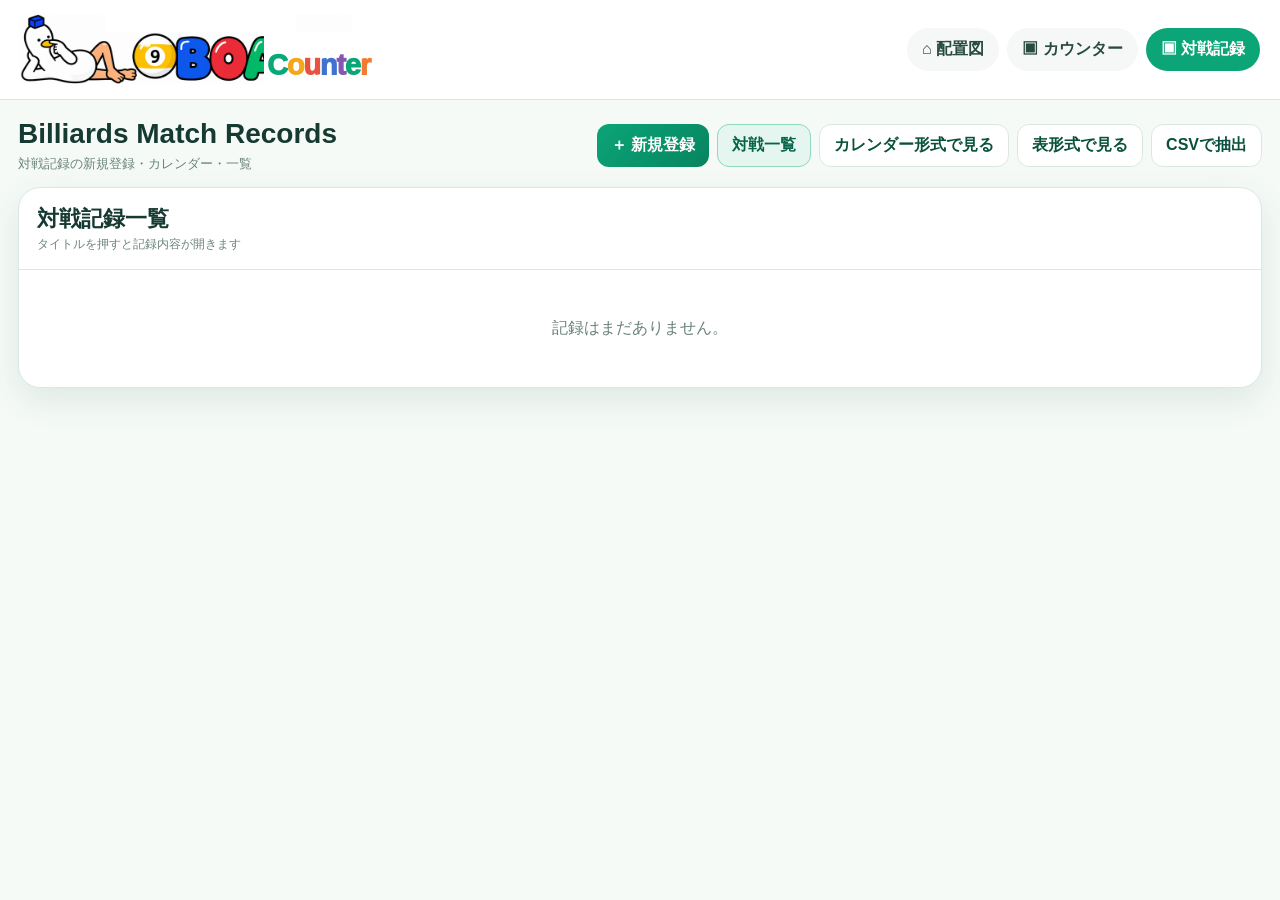
<file: billiards-match-records.html>
<!doctype html>
<html lang="ja">
<head>
<meta charset="UTF-8">
<meta name="viewport" content="width=device-width,initial-scale=1,viewport-fit=cover">
<meta name="theme-color" content="#ffffff">
<meta http-equiv="Cache-Control" content="no-cache, no-store, must-revalidate">
<title>Billiards Match Records</title>
<style>
:root{--green:#0ba577;--green2:#07845f;--deep:#123d35;--line:#dbe8e2;--muted:#6b837a;--shadow:0 12px 34px rgba(24,77,62,.10)}
*{box-sizing:border-box}html,body{margin:0;min-height:100%;font-family:Inter,"Hiragino Kaku Gothic ProN","Yu Gothic",Meiryo,sans-serif;color:#163a32;background:#f5faf7}
button,input,select,textarea{font:inherit}button{cursor:pointer}a{color:inherit}
.app-header{height:100px;background:#fff;border-bottom:1px solid var(--line);display:flex;align-items:center}
.header-inner{width:100%;max-width:1460px;height:100%;margin:auto;padding:0 20px;display:flex;align-items:center;justify-content:space-between;gap:20px}
.header-brand{flex:0 0 auto;height:82px;display:flex;align-items:center}
.counter-logo{position:relative;width:380px;height:82px;overflow:hidden;background:#fff}
.counter-logo img{position:absolute;left:0;top:0;width:360px;height:81px;object-fit:contain;object-position:left center}
.logo-top-mask{position:absolute;left:86px;top:0;width:190px;height:23px;background:#fff;z-index:2}
.logo-word-mask{position:absolute;left:244px;top:23px;width:126px;height:58px;background:#fff;z-index:2}
.counter-logo-word{position:absolute;left:247px;top:42px;z-index:3;display:flex;font-size:29px;line-height:1;font-weight:1000;letter-spacing:-1.2px;white-space:nowrap}
.counter-logo-word i{font-style:normal}.counter-logo-word i:nth-child(1){color:#08a879}.counter-logo-word i:nth-child(2){color:#f2a71d}.counter-logo-word i:nth-child(3){color:#e9523f}.counter-logo-word i:nth-child(4){color:#3f73cf}.counter-logo-word i:nth-child(5){color:#8457b5}.counter-logo-word i:nth-child(6){color:#0ba577}.counter-logo-word i:nth-child(7){color:#f07b31}
.topnav{display:flex;gap:8px;align-items:center;flex-wrap:nowrap;overflow:auto}.topnav button{border:0;background:#f5f8f6;color:#274a41;border-radius:999px;padding:11px 15px;font-weight:800;white-space:nowrap}.topnav .active{background:var(--green);color:#fff}
.wrap{max-width:1460px;margin:0 auto;padding:18px}
.page-head{display:flex;align-items:center;justify-content:space-between;gap:16px;margin-bottom:14px}.page-head h1{margin:0;font-size:28px}.page-head p{margin:5px 0 0;color:var(--muted);font-size:13px}
.page-actions{display:flex;gap:8px;flex-wrap:wrap}.btn{border:1px solid var(--line);border-radius:12px;background:#fff;color:#0a513d;padding:10px 14px;font-weight:900;text-decoration:none}.btn.primary{background:linear-gradient(135deg,var(--green),var(--green2));color:#fff;border:0}
.panel{background:#fff;border:1px solid var(--line);border-radius:22px;box-shadow:var(--shadow);overflow:hidden}
.entry-panel{padding:18px;margin-bottom:16px}.entry-panel[hidden],.calendar-panel[hidden]{display:none!important}.entry-head{display:flex;justify-content:space-between;align-items:center;gap:10px;margin-bottom:14px}.entry-head h2{margin:0;font-size:20px}.entry-head span{font-size:12px;color:var(--muted)}
.form-grid{display:grid;grid-template-columns:repeat(2,minmax(0,1fr));gap:10px}.field,.layout-box{background:#f8fbf9;border:1px solid var(--line);border-radius:14px;padding:10px 11px;min-width:0}.field .label{display:block;color:#6b837a;font-size:11px;font-weight:900;margin-bottom:5px}.field input,.field select,.field textarea,.layout-box select{width:100%;border:0;outline:0;background:transparent;color:#173e35;font-weight:800;min-width:0}.field textarea{min-height:100px;resize:vertical;line-height:1.55;font-weight:600}.free{display:none;margin-top:8px;border-top:1px solid var(--line)!important;padding-top:8px}.full{grid-column:1/-1}
.layout-title{font-size:13px;font-weight:950;color:#0b7557;margin:0 0 8px}.layout-actions{display:flex;gap:7px;flex-wrap:wrap;margin-top:8px}.layout-meta{display:block;margin-top:7px;color:var(--muted);font-size:10px;font-weight:700;line-height:1.5}
.entry-actions{display:flex;justify-content:flex-end;gap:8px;margin-top:12px}
.calendar-panel{padding:18px;margin-bottom:16px}.calendar-head{display:flex;justify-content:space-between;align-items:center;gap:10px;margin-bottom:12px}.calendar-head h2{margin:0;font-size:20px}.calendar-controls{display:flex;align-items:center;gap:8px}.month-label{font-weight:900}.month-count{margin-left:8px;color:var(--green2);font-weight:900}
.calendar-grid{display:grid;grid-template-columns:repeat(7,1fr);gap:6px}.cal-dow,.cal-day{border:1px solid var(--line);border-radius:12px;background:#fff;min-width:0}.cal-dow{padding:8px;text-align:center;background:#f8fbf9;font-size:12px;font-weight:900;color:#678078}.cal-day{min-height:108px;padding:8px}.cal-day.muted{opacity:.35}.cal-num{font-size:12px;font-weight:900;margin-bottom:5px}.cal-event{display:block;background:#e9f8f2;border-radius:8px;padding:5px 6px;margin-top:4px;font-size:11px;line-height:1.35;color:#17483a}.cal-event b{display:block;font-size:11px}.cal-event small{display:block;color:#667e75}
.records-details{margin-top:16px}.records-details>summary{list-style:none;cursor:pointer;padding:17px 18px;font-size:20px;font-weight:900;border-bottom:1px solid var(--line);display:flex;justify-content:space-between;align-items:center}.records-details>summary::-webkit-details-marker{display:none}.records-details>summary::after{content:"▾";font-size:18px}.records-details:not([open])>summary::after{content:"▸"}.summary-sub{font-size:12px;color:var(--muted);font-weight:700;margin-left:auto;margin-right:10px}
.table-wrap{overflow:auto}table{width:100%;border-collapse:collapse;min-width:980px}th,td{padding:14px 12px;border-bottom:1px solid #e8efeb;text-align:left;vertical-align:top;font-size:14px;line-height:1.55}th{background:#f8fbf9;color:#668078;font-size:13px;white-space:nowrap}small{font-size:12px;color:var(--muted)}
.badge{display:inline-block;padding:4px 8px;border-radius:999px;font-weight:900}.win{background:#dff7ea;color:#087040}.lose{background:#ffe7e4;color:#bb3a31}.draw{background:#edf1ef;color:#4e625b}.pending{background:#fff5d8;color:#8b6b00}
.actions{display:flex;gap:6px;flex-wrap:nowrap}.actions button{border:0;border-radius:999px;background:#eef7f3;color:#07543d;padding:7px 10px;font-weight:900;white-space:nowrap}.actions .danger{background:#fff0ee;color:#b62222}.empty{padding:34px;text-align:center;color:var(--muted)}
.toast{position:fixed;left:50%;bottom:24px;transform:translateX(-50%) translateY(18px);background:#173e35;color:#fff;border-radius:999px;padding:12px 18px;opacity:0;transition:.22s;z-index:80;white-space:nowrap;box-shadow:0 10px 28px rgba(0,0,0,.18)}.toast.show{opacity:1;transform:translateX(-50%) translateY(0)}

.card-panel{margin-bottom:16px}
.card-panel[hidden],.records-details[hidden]{display:none!important}
.card-panel-head{display:flex;align-items:center;justify-content:space-between;gap:12px;padding:16px 18px;border-bottom:1px solid var(--line)}
.card-panel-head h2{margin:0;font-size:22px}
.card-panel-head span{font-size:12px;color:var(--muted)}
.card-count{font-weight:900;color:var(--green2);white-space:nowrap}
.card-list{display:grid;gap:10px;padding:14px}
.match-card{border:1px solid var(--line);border-radius:16px;background:#fff;overflow:hidden}
.match-card-toggle{width:100%;border:0;background:#fff;padding:14px 16px;display:grid;grid-template-columns:130px minmax(0,1fr) auto;gap:14px;align-items:center;text-align:left;color:inherit}
.match-card-toggle:hover{background:#fbfdfc}
.match-card-date{font-weight:900;color:#557168;font-size:13px}
.match-card-main{min-width:0}
.match-card-title{font-size:16px;font-weight:1000;color:#173f35;white-space:nowrap;overflow:hidden;text-overflow:ellipsis}
.match-card-sub{display:flex;gap:8px;flex-wrap:wrap;margin-top:5px;font-size:12px;color:#6b837a}
.match-card-score{display:flex;align-items:center;gap:10px;justify-content:flex-end}
.match-card-score strong{font-size:20px;color:#123d35;white-space:nowrap}
.match-card-arrow{font-size:18px;transition:.2s}
.match-card.open .match-card-arrow{transform:rotate(180deg)}
.match-card-detail{display:none;border-top:1px solid var(--line);background:#f8fbf9;padding:14px 16px}
.match-card.open .match-card-detail{display:block}
.match-detail-grid{display:grid;grid-template-columns:repeat(3,minmax(0,1fr));gap:8px 16px}
.match-detail-item{min-width:0}
.match-detail-item .k{display:block;font-size:10px;font-weight:900;color:#748b83;margin-bottom:3px}
.match-detail-item .v{font-size:13px;font-weight:800;color:#274a41;word-break:break-word}
.match-detail-wide{grid-column:1/-1}
.match-card-actions{display:flex;gap:8px;justify-content:flex-end;margin-top:12px}
.match-card-actions button{border:0;border-radius:999px;background:#eef7f3;color:#07543d;padding:8px 12px;font-weight:900}
.match-card-actions .danger{background:#fff0ee;color:#b62222}
.active-view{background:#e4f6ef!important;border-color:#8fd7be!important;color:#076448!important}
.card-empty{padding:34px;text-align:center;color:var(--muted)}

@media(max-width:900px){.app-header{height:auto;min-height:82px}.header-inner{padding:8px 10px;gap:8px}.counter-logo{width:270px;height:62px}.counter-logo img{width:258px;height:58px}.logo-top-mask{left:62px;width:136px;height:17px}.logo-word-mask{left:175px;top:17px;width:90px;height:42px}.counter-logo-word{left:177px;top:30px;font-size:21px}.calendar-grid{grid-template-columns:repeat(7,minmax(85px,1fr));overflow:auto}.calendar-panel{overflow:auto}}
@media(max-width:620px){
.match-card-toggle{grid-template-columns:1fr auto;gap:8px}.match-card-date{grid-column:1/-1}.match-card-score{align-self:start}.match-detail-grid{grid-template-columns:1fr 1fr}.header-inner{flex-wrap:wrap}.header-brand{height:62px}.topnav{width:100%;justify-content:flex-start}.wrap{padding:10px}.page-head{align-items:flex-start;flex-direction:column}.page-actions{width:100%}.page-actions .btn{flex:1}.form-grid{grid-template-columns:1fr}.full{grid-column:auto}.calendar-grid{grid-template-columns:repeat(7,92px)}th,td{font-size:13px;padding:11px 9px}.entry-actions{flex-direction:column}.entry-actions .btn{width:100%}}

/* ===== DEFAULT MATCH LIST / BUTTON FIX ===== */
.match-card-toggle.title-only{
  grid-template-columns:minmax(0,1fr) auto!important;
  padding:15px 16px!important;
  align-items:center!important;
}
.match-card-toggle.title-only .match-card-title{
  font-size:16px!important;
  font-weight:1000!important;
  white-space:nowrap!important;
  overflow:hidden!important;
  text-overflow:ellipsis!important;
}
.match-card-toggle.title-only .match-card-arrow{
  justify-self:end!important;
}
#entryPanel[hidden]{display:none!important}

</style>
</head>
<body>
<header class="app-header"><div class="header-inner">
  <div class="header-brand"><div class="counter-logo">
    <img src="assets/brand-logo.png" alt="Billiards 9 Counter">
    <span class="logo-top-mask"></span><span class="logo-word-mask"></span>
    <span class="counter-logo-word"><i>C</i><i>o</i><i>u</i><i>n</i><i>t</i><i>e</i><i>r</i></span>
  </div></div>
  <nav class="topnav"><button onclick="location.href='index.html'">⌂ 配置図</button><button onclick="location.href='matches.html'">▣ カウンター</button><button class="active">▣ 対戦記録</button></nav>
</div></header>

<main class="wrap">
  <div class="page-head">
    <div><h1>Billiards Match Records</h1><p>対戦記録の新規登録・カレンダー・一覧</p></div>
    <div class="page-actions">
      <button id="newEntryBtn" class="btn primary" type="button">＋ 新規登録</button>
      <button id="cardBtn" class="btn view-btn active-view" type="button">対戦一覧</button>
      <button id="calendarBtn" class="btn view-btn" type="button">カレンダー形式で見る</button>
      <button id="tableBtn" class="btn view-btn" type="button">表形式で見る</button>
      <button id="csvBtn" class="btn" type="button">CSVで抽出</button>
    </div>
  </div>

  <section class="panel entry-panel" id="entryPanel" hidden style="display:none">
    <div class="entry-head"><h2 id="formTitle">対戦記録を新規登録</h2><span>カウンターを使わない試合もここから登録できます</span></div>
    <div class="form-grid">
      <label class="field"><span class="label">日付</span><input id="date" type="date"></label>
      <label class="field"><span class="label">試合名</span><input id="matchName" placeholder="例：月例会・B級戦"></label>
      <label class="field"><span class="label">試合会場 / 店舗名</span><input id="shop" placeholder="店舗名を入力"></label>
      <label class="field"><span class="label">対戦相手</span><input id="opponent" placeholder="相手名"></label>
      <label class="field"><span class="label">対戦相手の所属店舗</span><input id="opponentShop" placeholder="所属店舗を入力"></label>
      <label class="field"><span class="label">種目</span><select id="game"><option value=""></option><option>9ボール</option><option>10ボール</option><option>8ボール</option><option>ローテーション</option><option>自由入力</option></select><input id="gameFree" class="free" placeholder="種目を自由入力"></label>
      <label class="field"><span class="label">形式</span><select id="type"><option value=""></option><option>平場</option><option>セットマッチ</option><option>大会</option><option>練習</option><option>自由入力</option></select><input id="typeFree" class="free" placeholder="形式を自由入力"></label>
      <label class="field"><span class="label">何先</span><select id="race"><option value=""></option><option>2先</option><option>3先</option><option>4先</option><option>5先</option><option>6先</option><option>自由入力</option></select><input id="raceFree" class="free" placeholder="例：7先・点数制など"></label>
      <label class="field"><span class="label">エントリーフィー</span><input id="entryFee" inputmode="numeric" placeholder="例：3000円"></label>
      <label class="field"><span class="label">対戦結果</span><select id="matchResult"><option value=""></option><option>勝ち</option><option>負け</option><option>引き分け</option></select></label>
      <label class="field"><span class="label">自分のスコア（任意）</span><input id="leftScoreInput" type="number" min="0" inputmode="numeric" placeholder="例：5"></label>
      <label class="field"><span class="label">相手のスコア（任意）</span><input id="rightScoreInput" type="number" min="0" inputmode="numeric" placeholder="例：3"></label>
      <label class="field full"><span class="label">メモ</span><textarea id="memo" placeholder="試合内容や反省点など"></textarea></label>
      <div class="layout-box full">
        <p class="layout-title">この試合に紐づける配置図</p>
        <select id="layoutSelect"></select>
        <div class="layout-actions"><button id="layoutRefresh" class="btn" type="button">配置図リストを更新</button><a class="btn" href="index.html">配置図を開く</a></div>
        <small id="layoutMeta" class="layout-meta"></small>
      </div>
    </div>
    <div class="entry-actions"><button id="cancelEdit" class="btn" type="button">閉じる</button><button id="saveRecord" class="btn primary" type="button">✓ 新規登録</button></div>
  </section>

  <section class="panel card-panel" id="cardPanel">
    <div class="card-panel-head">
      <div><h2>対戦記録一覧</h2><span>タイトルを押すと記録内容が開きます</span></div>
      <div id="cardCount" class="card-count"></div>
    </div>
    <div id="cardList" class="card-list"></div>
  </section>

  <section class="panel calendar-panel" id="calendarPanel" hidden>
    <div class="calendar-head">
      <div><h2>カレンダー</h2><div><span id="monthLabel" class="month-label"></span><span id="monthCount" class="month-count"></span></div></div>
      <div class="calendar-controls"><button id="prevMonth" class="btn" type="button">←</button><button id="todayMonth" class="btn" type="button">今月</button><button id="nextMonth" class="btn" type="button">→</button></div>
    </div>
    <div id="calendarGrid" class="calendar-grid"></div>
  </section>

  <details class="panel records-details" id="tablePanel" hidden open>
    <summary>対戦記録一覧 <span class="summary-sub">クリックで開閉</span></summary>
    <div class="table-wrap"><table><thead id="recordsHead"></thead><tbody id="recordsBody"></tbody></table></div>
  </details>
</main>
<div id="toast" class="toast"></div>

<script>
const $=s=>document.querySelector(s),qa=s=>Array.from(document.querySelectorAll(s)),KEY='poolMatchRecords',LAYOUTS='poolNotes';
let editingId=null,calDate=new Date();
function load(k=KEY,d=[]){try{const v=JSON.parse(localStorage.getItem(k));return v??d}catch{return d}}
function save(v){localStorage.setItem(KEY,JSON.stringify(v))}
function esc(v){return String(v??'').replace(/[&<>"']/g,m=>({'&':'&amp;','<':'&lt;','>':'&gt;','"':'&quot;',"'":'&#039;'}[m]))}
function norm(v){v=String(v??'').trim();return v==='自由入力'?'':v}
function pad(n){return String(Math.max(0,Math.floor(Number(n)||0))).padStart(2,'0')}
function fmtSec(s){s=Math.max(0,Math.floor(Number(s)||0));return pad(s/3600|0)+':'+pad((s%3600)/60|0)+':'+pad(s%60)}
function fmtMin(s){s=Math.max(0,Math.floor(Number(s)||0));return pad(s/60|0)+':'+pad(s%60)}
function toast(t){const el=$('#toast');el.textContent=t;el.classList.add('show');setTimeout(()=>el.classList.remove('show'),1500)}
function resultClass(r){return r==='勝ち'?'win':r==='負け'?'lose':r==='引き分け'?'draw':'pending'}
function formatSavedTime(value){if(!value)return'';const d=new Date(value);return Number.isNaN(d.getTime())?String(value):d.toLocaleString('ja-JP',{year:'numeric',month:'2-digit',day:'2-digit',hour:'2-digit',minute:'2-digit'})}
function valueWithFree(id){const s=$('#'+id),f=$('#'+id+'Free');return s.value==='自由入力'?f.value.trim():s.value.trim()}
function setSelectWithFree(id,value){const s=$('#'+id),f=$('#'+id+'Free'),opts=[...s.options].map(o=>o.value);const v=norm(value);if(opts.includes(v)){s.value=v;f.value=''}else if(v){s.value='自由入力';f.value=v}else{s.value='';f.value=''}f.style.display=s.value==='自由入力'?'block':'none'}
['game','type','race'].forEach(id=>$('#'+id).addEventListener('change',()=>{$('#'+id+'Free').style.display=$('#'+id).value==='自由入力'?'block':'none'}));
function readLayouts(){const v=load(LAYOUTS,[]);return Array.isArray(v)?v.filter(Boolean):[]}
function layoutTime(x){const t=Date.parse(x?.updatedAt||x?.createdAt||x?.date||'');return Number.isNaN(t)?0:t}
function refreshLayouts(keep=true){const s=$('#layoutSelect'),cur=keep?s.value:'';const list=readLayouts().sort((a,b)=>layoutTime(b)-layoutTime(a));s.innerHTML='';s.add(new Option('配置図なし',''));list.forEach(x=>s.add(new Option((x.title||'名称なし')+(x.updatedAt||x.createdAt||x.date?'｜'+formatSavedTime(x.updatedAt||x.createdAt||x.date):''),String(x.id))));if(cur&&list.some(x=>String(x.id)===String(cur)))s.value=cur;updateLayoutMeta()}
function selectedLayout(){const id=$('#layoutSelect').value;return id?readLayouts().find(x=>String(x.id)===String(id))||null:null}
function updateLayoutMeta(){const x=selectedLayout();$('#layoutMeta').textContent=x?'選択中：'+(x.title||'名称なし'):'配置図メーカーで保存した配置を選べます。'}
$('#layoutSelect').addEventListener('change',updateLayoutMeta);$('#layoutRefresh').onclick=()=>{refreshLayouts(true);toast('配置図リストを更新しました')};
function setActiveViewButton(id){qa('.view-btn').forEach(b=>b.classList.toggle('active-view',b.id===id))}
function showView(view){
  $('#entryPanel').hidden=true;$('#entryPanel').style.display='none';$('#cardPanel').hidden=view!=='card';$('#calendarPanel').hidden=view!=='calendar';$('#tablePanel').hidden=view!=='table';
  setActiveViewButton(view==='card'?'cardBtn':view==='calendar'?'calendarBtn':'tableBtn');
  if(view==='calendar')renderCalendar();
}
function showEntry(edit=false){
  $('#cardPanel').hidden=true;$('#calendarPanel').hidden=true;$('#tablePanel').hidden=true;
  $('#entryPanel').hidden=false;$('#entryPanel').style.display='block';qa('.view-btn').forEach(b=>b.classList.remove('active-view'));
  if(!edit)clearForm();scrollTo({top:0,behavior:'smooth'})
}
function clearForm(){editingId=null;$('#formTitle').textContent='対戦記録を新規登録';$('#saveRecord').textContent='✓ 新規登録';$('#date').value=new Date().toISOString().slice(0,10);['matchName','shop','opponent','opponentShop','entryFee','leftScoreInput','rightScoreInput','memo'].forEach(id=>$('#'+id).value='');['game','type','race','matchResult'].forEach(id=>$('#'+id).value='');['gameFree','typeFree','raceFree'].forEach(id=>{$('#'+id).value='';$('#'+id).style.display='none'});refreshLayouts(false)}
function recordFromForm(){const layout=selectedLayout(),l=$('#leftScoreInput').value,r=$('#rightScoreInput').value,scoreEntered=l!==''||r!=='';return{id:editingId||Date.now(),date:$('#date').value,matchName:$('#matchName').value.trim(),shop:$('#shop').value.trim(),opponent:$('#opponent').value.trim(),opponentShop:$('#opponentShop').value.trim(),leftName:'自分',rightName:$('#opponent').value.trim()||'相手',game:valueWithFree('game'),gameSel:$('#game').value,gameFree:$('#gameFree').value,type:valueWithFree('type'),typeSel:$('#type').value,typeFree:$('#typeFree').value,race:valueWithFree('race'),raceSel:$('#race').value,raceFree:$('#raceFree').value,entryFee:$('#entryFee').value.trim(),result:$('#matchResult').value,left:scoreEntered?Number(l||0):null,right:scoreEntered?Number(r||0):null,scoreEntered,matchSec:0,clockUsed:false,layoutId:$('#layoutSelect').value,layoutTitle:layout?(layout.title||'名称なし'):'配置図なし',layoutUpdatedAt:layout?(layout.updatedAt||layout.createdAt||layout.date||''):'',layoutSnapshot:layout?JSON.parse(JSON.stringify(layout)):null,memo:$('#memo').value.trim(),createdAt:new Date().toISOString(),source:'manual'}}
$('#newEntryBtn').onclick=()=>showEntry(false);$('#cardBtn').onclick=()=>showView('card');$('#tableBtn').onclick=()=>showView('table');$('#cancelEdit').onclick=()=>{editingId=null;showView('card')};
$('#saveRecord').onclick=()=>{const rec=recordFromForm(),rows=load(KEY,[]),i=rows.findIndex(x=>String(x.id)===String(editingId));if(i>=0){rec.createdAt=rows[i].createdAt||rec.createdAt;rows[i]=rec}else rows.unshift(rec);save(rows);render();renderCards();renderCalendar();toast(i>=0?'更新しました':'登録しました');editingId=null;showView('card')};
function clockText(r){if(!r.clockUsed)return'';return esc(norm(r.leftName)||'自分')+' '+fmtMin(r.clockLeft??0)+' / '+esc(norm(r.rightName)||'相手')+' '+fmtMin(r.clockRight??0)}
function meta(r){return[norm(r.game),norm(r.type),norm(r.race)].filter(Boolean).map(esc).join('<br>')}
function scoreText(r){if(r.scoreEntered===false)return'';if(r.left==null&&r.right==null)return'';return pad(r.left)+'-'+pad(r.right)}

function renderCards(){
 const rows=load(KEY,[]),list=$('#cardList');$('#cardCount').textContent=rows.length?rows.length+'試合':'';
 if(!rows.length){list.innerHTML='<div class="card-empty">記録はまだありません。</div>';return}
 list.innerHTML=rows.map(r=>{
   const title=norm(r.matchName)||((r.date?String(r.date).replaceAll('-','/')+' ':'')+'対戦記録');
   const opponent=norm(r.rightName)||norm(r.opponent)||'';
   const score=scoreText(r);
   const detailRows=[
     ['日付',r.date],['試合会場 / 店舗名',r.shop],['対戦相手',opponent],['相手所属店舗',r.opponentShop],
     ['種目',r.game],['形式',r.type],['何先',r.race],['対戦結果',r.result],['スコア',score],
     ['エントリーフィー',r.entryFee],['試合時間',Number(r.matchSec||0)>0?fmtSec(r.matchSec):''],
     ['チェスクロック',r.clockUsed?clockText(r):''],
     ['配置図',norm(r.layoutTitle)&&norm(r.layoutTitle)!=='配置図なし'?r.layoutTitle:''],
     ['メモ',r.memo]
   ].filter(x=>norm(x[1]));
   return '<article class="match-card" data-id="'+esc(r.id)+'">'+
     '<button class="match-card-toggle title-only" type="button" onclick="toggleCard(this)">'+
       '<div class="match-card-title">'+esc(title)+'</div>'+
       '<span class="match-card-arrow">⌄</span>'+
     '</button>'+
     '<div class="match-card-detail">'+
       (detailRows.length?'<div class="match-detail-grid">'+detailRows.map(x=>'<div class="match-detail-item '+(x[0]==='メモ'?'match-detail-wide':'')+'"><span class="k">'+esc(x[0])+'</span><span class="v">'+esc(x[1])+'</span></div>').join('')+'</div>':'<div class="card-empty">登録内容はありません。</div>')+
       '<div class="match-card-actions"><button type="button" onclick="editRecord(\''+r.id+'\')">編集</button><button type="button" class="danger" onclick="deleteRecord(\''+r.id+'\')">削除</button></div>'+
     '</div>'+
   '</article>';
 }).join('');
}
window.toggleCard=btn=>btn.closest('.match-card').classList.toggle('open');

function render(){const rows=load(KEY,[]),head=$('#recordsHead'),body=$('#recordsBody');if(!rows.length){head.innerHTML='<tr><th>対戦記録</th></tr>';body.innerHTML='<tr><td class="empty">記録はまだありません。</td></tr>';return}
 const hasMatch=rows.some(r=>norm(r.matchName)),hasShop=rows.some(r=>norm(r.shop)),hasOpponentShop=rows.some(r=>norm(r.opponentShop)),hasLeft=rows.some(r=>norm(r.leftName)),hasRight=rows.some(r=>norm(r.rightName)||norm(r.opponent)),hasScore=rows.some(r=>scoreText(r)),hasResult=rows.some(r=>norm(r.result)),hasFee=rows.some(r=>norm(r.entryFee)),hasTime=rows.some(r=>Number(r.matchSec||0)>0),hasClock=rows.some(r=>!!r.clockUsed),hasMeta=rows.some(r=>[norm(r.game),norm(r.type),norm(r.race)].some(Boolean)),hasLM=rows.some(r=>(norm(r.layoutTitle)&&norm(r.layoutTitle)!=='配置図なし')||norm(r.memo));
 const cols=[{s:true,l:'日付',c:r=>esc(r.date)},{s:hasMatch,l:'試合名',c:r=>esc(r.matchName)},{s:hasShop,l:'会場',c:r=>esc(r.shop)},{s:hasLeft,l:'自分',c:r=>esc(r.leftName)},{s:hasRight,l:'相手',c:r=>esc(r.rightName||r.opponent)},{s:hasOpponentShop,l:'相手所属店舗',c:r=>esc(r.opponentShop)},{s:hasScore,l:'スコア',c:r=>scoreText(r)},{s:hasResult,l:'結果',c:r=>norm(r.result)?'<span class="badge '+resultClass(r.result)+'">'+esc(r.result)+'</span>':''},{s:hasFee,l:'エントリーフィー',c:r=>esc(r.entryFee)},{s:hasTime,l:'試合時間',c:r=>Number(r.matchSec||0)>0?fmtSec(r.matchSec):''},{s:hasClock,l:'チェスクロック',c:r=>clockText(r)},{s:hasMeta,l:'種目/形式/何先',c:r=>meta(r)},{s:hasLM,l:'配置図/メモ',c:r=>{const p=[];if(norm(r.layoutTitle)&&norm(r.layoutTitle)!=='配置図なし')p.push(esc(r.layoutTitle));if(r.layoutUpdatedAt)p.push('<small>配置更新：'+esc(formatSavedTime(r.layoutUpdatedAt))+'</small>');if(norm(r.memo))p.push('<small>'+esc(r.memo)+'</small>');return p.join('<br>')}},{s:true,l:'操作',c:r=>'<div class="actions"><button onclick="editRecord(\''+r.id+'\')">編集</button><button class="danger" onclick="deleteRecord(\''+r.id+'\')">削除</button></div>'}].filter(x=>x.s);
 head.innerHTML='<tr>'+cols.map(x=>'<th>'+x.l+'</th>').join('')+'</tr>';body.innerHTML=rows.map(r=>'<tr>'+cols.map(x=>'<td>'+x.c(r)+'</td>').join('')+'</tr>').join('')}
window.editRecord=id=>{const r=load(KEY,[]).find(x=>String(x.id)===String(id));if(!r)return;editingId=r.id;$('#formTitle').textContent='対戦記録を編集';$('#saveRecord').textContent='✓ 更新する';$('#date').value=r.date||'';$('#matchName').value=r.matchName||'';$('#shop').value=r.shop||'';$('#opponent').value=r.opponent||r.rightName||'';$('#opponentShop').value=r.opponentShop||'';setSelectWithFree('game',r.game);setSelectWithFree('type',r.type);setSelectWithFree('race',r.race);$('#entryFee').value=r.entryFee||'';$('#matchResult').value=r.result||'';$('#leftScoreInput').value=r.left==null?'':r.left;$('#rightScoreInput').value=r.right==null?'':r.right;$('#memo').value=r.memo||'';refreshLayouts(false);if(r.layoutId)$('#layoutSelect').value=String(r.layoutId);updateLayoutMeta();showEntry(true)}
window.deleteRecord=id=>{if(!confirm('この記録を削除しますか？'))return;save(load(KEY,[]).filter(x=>String(x.id)!==String(id)));render();renderCards();renderCalendar()}
function localDateKey(d){return d.getFullYear()+'-'+String(d.getMonth()+1).padStart(2,'0')+'-'+String(d.getDate()).padStart(2,'0')}
function renderCalendar(){const y=calDate.getFullYear(),m=calDate.getMonth(),rows=load(KEY,[]),monthRows=rows.filter(r=>{const d=new Date(r.date+'T00:00:00');return !Number.isNaN(d.getTime())&&d.getFullYear()===y&&d.getMonth()===m});$('#monthLabel').textContent=y+'年'+(m+1)+'月';$('#monthCount').textContent='今月 '+monthRows.length+'試合';
 const grid=$('#calendarGrid');grid.innerHTML='';['日','月','火','水','木','金','土'].forEach(x=>{const e=document.createElement('div');e.className='cal-dow';e.textContent=x;grid.appendChild(e)});
 const first=new Date(y,m,1),start=new Date(y,m,1-first.getDay());for(let i=0;i<42;i++){const d=new Date(start);d.setDate(start.getDate()+i);const box=document.createElement('div');box.className='cal-day'+(d.getMonth()!==m?' muted':'');box.innerHTML='<div class="cal-num">'+d.getDate()+'</div>';const key=localDateKey(d);monthRows.filter(r=>r.date===key).forEach(r=>{const ev=document.createElement('div');ev.className='cal-event';const title=norm(r.matchName)||norm(r.opponent)||norm(r.game)||'試合';ev.innerHTML='<b>'+esc(title)+'</b><small>'+(norm(r.shop)?esc(r.shop):'会場未入力')+'</small>';box.appendChild(ev)});grid.appendChild(box)}}
$('#calendarBtn').onclick=()=>showView('calendar');$('#prevMonth').onclick=()=>{calDate=new Date(calDate.getFullYear(),calDate.getMonth()-1,1);renderCalendar()};$('#nextMonth').onclick=()=>{calDate=new Date(calDate.getFullYear(),calDate.getMonth()+1,1);renderCalendar()};$('#todayMonth').onclick=()=>{calDate=new Date();renderCalendar()};
$('#csvBtn').onclick=()=>{const rows=load(KEY,[]);if(!rows.length){toast('出力する記録がありません');return}const cols=[['日付','date'],['試合名','matchName'],['会場','shop'],['対戦相手','opponent'],['相手所属店舗','opponentShop'],['種目','game'],['形式','type'],['何先','race'],['エントリーフィー','entryFee'],['結果','result'],['自分スコア','left'],['相手スコア','right'],['試合時間秒','matchSec'],['メモ','memo']];const q=v=>'"'+String(v??'').replace(/"/g,'""')+'"';const csv='\uFEFF'+[cols.map(x=>q(x[0])).join(','),...rows.map(r=>cols.map(x=>q(r[x[1]])).join(','))].join('\r\n');const a=document.createElement('a');a.href=URL.createObjectURL(new Blob([csv],{type:'text/csv;charset=utf-8'}));a.download='billiards-match-records.csv';a.click();setTimeout(()=>URL.revokeObjectURL(a.href),1000)};
window.addEventListener('storage',()=>{render();renderCards();renderCalendar()});refreshLayouts(false);clearForm();render();renderCards();renderCalendar();showView('card');
</script>
</body></html>
</file>
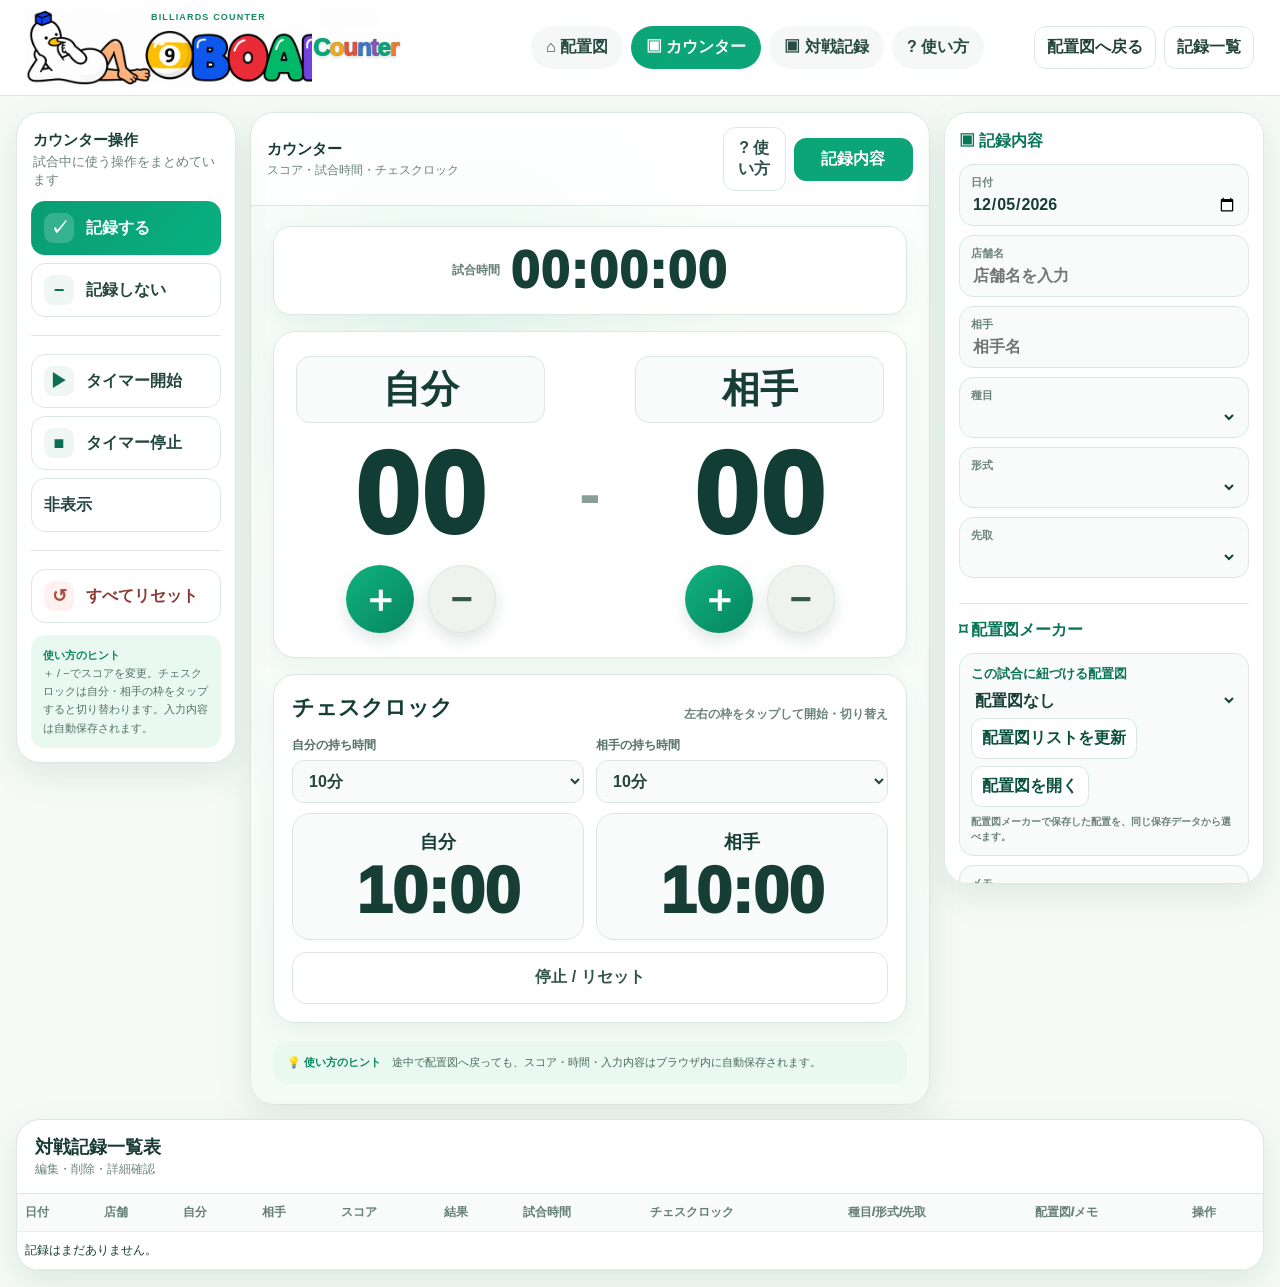
<file: counter.html>
<!doctype html>
<html lang="ja">
<head>
<meta charset="UTF-8">
<meta name="viewport" content="width=device-width,initial-scale=1,viewport-fit=cover">
<meta name="theme-color" content="#ffffff">
<title>Billiards 9 Counter｜対戦記録</title>
<style>
:root{
  --green:#0ba577;--green2:#07845f;--deep:#123d35;--mint:#edf9f4;
  --line:#dbe8e2;--paper:#fff;--soft:#f8fbf9;--yellow:#ffc928;
  --shadow:0 12px 34px rgba(24,77,62,.10);--muted:#6b837a;--danger:#b04b43;
}
*{box-sizing:border-box}
html{scroll-behavior:smooth}
html,body{margin:0;min-height:100%;font-family:Inter,"Hiragino Kaku Gothic ProN","Yu Gothic",Meiryo,sans-serif;color:#163a32;background:#f5faf7}
body{overflow-x:hidden}
button,input,select,textarea{font:inherit}
button{cursor:pointer}
a{color:inherit}
.app-header{
  height:96px;background:#fff;border-bottom:1px solid var(--line);
  display:flex;align-items:center;justify-content:space-between;padding:0 26px;
  position:sticky;top:0;z-index:50
}
.brand{display:flex;align-items:center;min-width:455px}
.brand-logo-counter{position:relative;width:455px;height:86px;overflow:hidden;flex:none}
.brand-logo-counter .base-logo{position:absolute;left:0;top:0;width:383px;height:86px;object-fit:contain;object-position:left center}
.brand-logo-counter .small-mask{position:absolute;left:118px;top:2px;width:176px;height:20px;background:#fff}
.brand-logo-counter .big-mask{position:absolute;left:286px;top:24px;width:168px;height:58px;background:#fff}
.brand-logo-counter .small-counter{
  position:absolute;left:125px;top:7px;font-size:9px;letter-spacing:.13em;
  font-weight:900;color:#168b68;white-space:nowrap
}
.counter-word{
  position:absolute;left:287px;top:31px;display:flex;align-items:center;gap:0;
  font-size:24px;line-height:1;font-weight:1000;letter-spacing:-1px;
  -webkit-text-stroke:1px rgba(14,69,58,.20);
  text-shadow:0 1px 0 #fff,0 2px 2px rgba(21,67,57,.16)
}
.counter-word span:nth-child(1){color:#08a879}
.counter-word span:nth-child(2){color:#f2a71d}
.counter-word span:nth-child(3){color:#e9523f}
.counter-word span:nth-child(4){color:#3f73cf}
.counter-word span:nth-child(5){color:#8457b5}
.counter-word span:nth-child(6){color:#0ba577}
.counter-word span:nth-child(7){color:#f07b31}
.topnav{display:flex;align-items:center;gap:8px}
.topnav button{
  border:0;background:#f5f8f6;color:#274a41;border-radius:999px;padding:11px 15px;font-weight:800
}
.topnav button.active{background:var(--green);color:#fff}
.header-actions{display:flex;gap:8px}
.header-actions button{
  border:1px solid var(--line);background:#fff;border-radius:12px;padding:10px 12px;font-weight:800;color:#24443b
}
.counter-layout{
  display:grid;grid-template-columns:220px minmax(540px,1fr) 320px;
  gap:14px;padding:16px;max-width:1536px;margin:0 auto;align-items:start
}
.panel{background:#fff;border:1px solid var(--line);border-radius:24px;box-shadow:var(--shadow)}
.left-panel,.right-panel{
  padding:14px;max-height:calc(100vh - 128px);overflow:auto;position:sticky;top:112px;align-self:start
}
.left-panel::-webkit-scrollbar,.right-panel::-webkit-scrollbar{width:7px}
.left-panel::-webkit-scrollbar-thumb,.right-panel::-webkit-scrollbar-thumb{background:#cdded6;border-radius:9px}
.panel-title{padding:4px 2px 12px}
.panel-title strong{display:block;font-size:15px;color:#173f35}
.panel-title small{display:block;color:var(--muted);margin-top:3px}
.tool-list{display:grid;gap:8px}
.tool{
  width:100%;display:flex;align-items:center;gap:12px;min-height:54px;border:1px solid var(--line);
  border-radius:14px;background:#fff;color:#23463d;padding:9px 12px;font-weight:800;text-align:left
}
.tool .ico{
  width:30px;height:30px;border-radius:9px;background:#eef7f3;display:grid;place-items:center;
  font-size:18px;color:#0b6f56;flex:0 0 auto
}
.tool .text{white-space:nowrap}
.tool.active{background:linear-gradient(135deg,#0a9c72,#08b080);color:#fff;border-color:transparent}
.tool.active .ico{background:rgba(255,255,255,.18);color:#fff}
.tool.danger{color:#8a3a35}.tool.danger .ico{color:#b04b43;background:#fff1ef}
.divider{height:1px;background:var(--line);margin:10px 0}
.tip-box{margin-top:12px;background:#eaf8f2;border-radius:14px;padding:11px 12px;color:#527168;font-size:11px;line-height:1.65}
.tip-box b{color:#07865f}
.center-panel{
  min-height:760px;overflow:hidden;background:
  radial-gradient(circle at 30% 20%,rgba(13,170,123,.08),transparent 32%),
  linear-gradient(#fcfffd,#f3fbf7);
  display:flex;flex-direction:column
}
.center-top{
  display:flex;justify-content:space-between;align-items:center;padding:14px 16px;border-bottom:1px solid var(--line);
  background:rgba(255,255,255,.82)
}
.center-top strong{font-size:15px}
.status{font-size:12px;color:var(--muted);margin-top:3px}
.center-actions{display:flex;gap:8px;align-items:center}
.center-actions button{
  border:1px solid var(--line);background:#fff;border-radius:12px;padding:10px 13px;font-weight:900;color:#2d5148
}
.center-actions .primary{background:var(--green);color:#fff;border-color:var(--green)}
.counter-stage{padding:20px 22px 18px;display:grid;gap:16px}
.match-timer{
  display:flex;align-items:center;justify-content:center;gap:10px;background:#fff;border:1px solid var(--line);
  border-radius:18px;padding:14px 16px;box-shadow:0 6px 20px rgba(24,77,62,.06)
}
.match-timer .label{font-size:12px;font-weight:900;color:#688077}
.time{font-size:clamp(34px,4vw,56px);font-weight:1000;letter-spacing:.03em;font-variant-numeric:tabular-nums;color:#163f35}
.score-card{
  padding:24px 22px;border:1px solid var(--line);border-radius:22px;background:#fff;
  box-shadow:0 8px 24px rgba(24,77,62,.06)
}
.names,.score-row,.score-buttons{
  display:grid;grid-template-columns:minmax(0,1fr) 54px minmax(0,1fr);gap:18px;text-align:center;align-items:center
}
.name{
  min-width:0;background:#f8fbf9;border:1px solid var(--line);border-radius:14px;color:#173e35;
  text-align:center;font-size:clamp(24px,3vw,38px);font-weight:1000;padding:11px 8px;outline:0
}
.name:focus{border-color:#7bcdb2;box-shadow:0 0 0 3px rgba(11,165,119,.10)}
.score-row{margin-top:18px}
.num{font-size:clamp(76px,9vw,142px);line-height:.92;font-weight:1000;letter-spacing:.02em;color:#123d35;font-variant-numeric:tabular-nums}
.dash{font-size:clamp(42px,5vw,76px);font-weight:900;color:#8aa096}
.score-buttons{margin-top:18px}
.score-controls{display:flex;align-items:center;justify-content:center;gap:14px}
.score-btn{
  border:0;border-radius:50%;width:68px;height:68px;min-width:68px;min-height:68px;
  font-size:38px;font-weight:900;line-height:1;display:grid;place-items:center;
  box-shadow:0 7px 16px rgba(24,77,62,.14);touch-action:manipulation
}
.plus{background:linear-gradient(135deg,#10b37e,#07845f);color:#fff}
.minus{background:#eef3f0;color:#35564d;border:1px solid var(--line)}
.clock{
  border:1px solid var(--line);border-radius:22px;background:#fff;padding:18px;
  box-shadow:0 8px 24px rgba(24,77,62,.06)
}
.clock-head{display:flex;align-items:flex-end;justify-content:space-between;gap:12px;margin-bottom:14px}
.clock-head h2{margin:0;font-size:22px;color:#153f35}
.clock-head span{color:var(--muted);font-size:12px;font-weight:800}
.presets,.faces{display:grid;grid-template-columns:1fr 1fr;gap:12px}
.preset label{display:block;font-size:12px;font-weight:900;color:#557168;margin-bottom:6px}
.preset select{
  width:100%;border:1px solid var(--line);border-radius:12px;background:#f8fbf9;color:#24443b;
  padding:11px 12px;font-weight:900;outline:0
}
.faces{margin-top:10px}
.face{
  border:1px solid var(--line);border-radius:18px;padding:16px 8px;text-align:center;background:#f8fbf9;color:#173e35
}
.face.active{background:linear-gradient(135deg,#0ba577,#07845f);color:#fff;border-color:transparent;box-shadow:0 8px 22px rgba(11,165,119,.22)}
.face b{display:block;font-size:18px;margin-bottom:5px}
.face strong{font-size:clamp(42px,5vw,66px);line-height:1;font-weight:1000;font-variant-numeric:tabular-nums}
.stop{
  width:100%;border:1px solid var(--line);border-radius:14px;background:#fff;color:#31554b;
  margin-top:12px;min-height:52px;font-size:16px;font-weight:900
}
.guide-foot{margin:0 22px 20px;background:#eaf8f2;border-radius:16px;padding:12px 14px;font-size:11px;color:#49685e;line-height:1.7}
.guide-foot b{color:#07865f}
.section{padding:4px 0 16px}
.section+.section{border-top:1px solid var(--line);padding-top:16px}
.section-title{display:flex;align-items:center;gap:8px;font-weight:950;color:#0b7557;margin-bottom:12px}
.field{
  background:#f8fbf9;border:1px solid var(--line);border-radius:14px;padding:10px 11px;display:block;margin-bottom:9px
}
.field .label{display:block;color:#6b837a;font-size:11px;font-weight:900;margin-bottom:5px}
input,select,textarea{font:inherit}
.field input,.field select,.field textarea,.layout-box select{
  width:100%;border:0;outline:0;background:transparent;color:#173e35;font-weight:800;min-width:0
}
.field textarea{min-height:84px;resize:vertical;line-height:1.55;font-weight:600}
.free{display:none;margin-top:8px;border-top:1px solid var(--line)!important;padding-top:8px}
.layout-box{background:#f8fbf9;border:1px solid var(--line);border-radius:14px;padding:11px;margin-bottom:9px}
.layout-title{font-size:13px;font-weight:950;color:#0b7557;margin:0 0 8px}
.layout-actions{display:flex;gap:7px;flex-wrap:wrap;margin-top:8px}
.btn{
  border:1px solid var(--line);border-radius:11px;background:#fff;color:#0a513d;padding:9px 10px;
  font-weight:900;text-decoration:none;text-align:center
}
.primary{width:100%;background:linear-gradient(135deg,#0ba577,#07845f);color:#fff;border:0;padding:13px}
.layout-meta{display:block;margin-top:7px;color:var(--muted);font-size:10px;font-weight:700;line-height:1.5}
.records-panel{grid-column:1/-1;overflow:hidden}
.records-head{
  display:flex;align-items:center;justify-content:space-between;gap:12px;padding:15px 18px;border-bottom:1px solid var(--line)
}
.records-head h2{margin:0;font-size:18px}.records-head span{font-size:12px;color:var(--muted)}
.table-wrap{overflow:auto}
.records-table{width:100%;border-collapse:collapse;background:#fff;min-width:980px}
.records-table th,.records-table td{border-bottom:1px solid #e8efeb;padding:10px 8px;text-align:left;font-size:12px;vertical-align:top}
.records-table th{background:#f8fbf9;color:#668078;font-weight:950;position:sticky;top:0}
.badge{display:inline-block;padding:4px 8px;border-radius:999px;font-weight:950}
.win{background:#dff7ea;color:#087040}.lose{background:#ffe7e4;color:#bb3a31}.draw{background:#edf1ef;color:#4e625b}
.actions{display:flex;gap:6px;flex-wrap:wrap}
.actions button{border:0;border-radius:999px;background:#eef7f3;color:#07543d;padding:7px 10px;font-weight:900}
.actions .danger{background:#fff0ee;color:#b62222}
.toast{
  position:fixed;left:50%;bottom:24px;transform:translateX(-50%) translateY(18px);
  background:#173e35;color:#fff;border-radius:999px;padding:12px 18px;opacity:0;transition:.22s;z-index:80;white-space:nowrap;
  box-shadow:0 10px 28px rgba(0,0,0,.18)
}
.toast.show{opacity:1;transform:translateX(-50%) translateY(0)}
@media(max-width:1180px){
  .counter-layout{grid-template-columns:190px minmax(460px,1fr) 280px}
  .brand{min-width:390px}.brand-logo-counter{transform:scale(.88);transform-origin:left center;width:400px}
}
@media(max-width:900px){
  .app-header{height:auto;min-height:76px;padding:8px 12px;gap:8px;flex-wrap:wrap}
  .brand{min-width:0;flex:1}.brand-logo-counter{transform:scale(.72);transform-origin:left center;width:330px;height:64px;margin-right:-80px}
  .header-actions{display:none}.topnav{overflow:auto;max-width:100%;padding-bottom:2px}.topnav button{white-space:nowrap;padding:9px 12px}
  .counter-layout{grid-template-columns:92px minmax(0,1fr);gap:8px;padding:8px}
  .left-panel{padding:8px;top:86px}.left-panel .panel-title,.left-panel .tip-box{display:none}
  .left-panel .tool{padding:7px;justify-content:center}.left-panel .tool .text{display:none}.left-panel .tool .ico{width:40px;height:40px}
  .center-panel{min-height:auto}.right-panel{grid-column:1/-1;position:relative;top:auto;max-height:none}
  .records-panel{grid-column:1/-1}
  .counter-stage{padding:14px 12px}.guide-foot{margin:0 12px 14px}
}
@media(max-width:620px){
  .app-header{align-items:center}.brand-logo-counter{transform:scale(.62);width:290px;margin-right:-95px}
  .topnav{width:100%}
  .counter-layout{display:block;padding:7px}
  .center-panel{margin-bottom:8px}.left-panel,.right-panel{position:relative;top:auto;max-height:none;margin-bottom:8px}
  .left-panel{padding:10px}.left-panel .panel-title{display:block}.left-panel .tool-list{grid-template-columns:repeat(3,minmax(0,1fr));gap:7px}
  .left-panel .tool{min-height:58px;justify-content:center;padding:7px}.left-panel .tool .text{display:none}.left-panel .tool .ico{width:38px;height:38px}
  .left-panel .divider{display:none}.left-panel .tip-box{display:block;grid-column:1/-1}
  .center-top{padding:11px 12px}.center-actions{gap:5px}.center-actions button{font-size:12px;padding:8px 9px}
  .counter-stage{padding:10px;gap:10px}.match-timer{padding:10px}.match-timer .label{display:none}.time{font-size:34px}
  .score-card{padding:14px 8px}.names,.score-row,.score-buttons{grid-template-columns:minmax(0,1fr) 22px minmax(0,1fr);gap:6px}
  .name{font-size:22px;padding:9px 4px}.num{font-size:64px}.dash{font-size:36px}
  .score-controls{gap:7px}.score-btn{width:50px;height:50px;min-width:50px;min-height:50px;font-size:29px}
  .clock{padding:13px 10px}.clock-head{align-items:flex-start;flex-direction:column;gap:3px}.clock-head h2{font-size:20px}
  .presets,.faces{gap:7px}.face{padding:12px 4px}.face b{font-size:16px}.face strong{font-size:34px}
  .right-panel{padding:11px}.toast{max-width:calc(100vw - 24px);white-space:normal;text-align:center;border-radius:14px}
}
</style>
</head>
<body>

<header class="app-header">
  <div class="brand" aria-label="Billiards 9 Counter">
    <div class="brand-logo-counter">
      <img class="base-logo" src="assets/brand-logo.png" alt="">
      <span class="small-mask" aria-hidden="true"></span>
      <span class="big-mask" aria-hidden="true"></span>
      <span class="small-counter">BILLIARDS COUNTER</span>
      <span class="counter-word" aria-hidden="true"><span>C</span><span>o</span><span>u</span><span>n</span><span>t</span><span>e</span><span>r</span></span>
    </div>
  </div>
  <nav class="topnav">
    <button type="button" onclick="location.href='index.html'">⌂ 配置図</button>
    <button class="active" type="button">▣ カウンター</button>
    <button type="button" onclick="document.getElementById('recordsPanel').scrollIntoView({behavior:'smooth'})">▣ 対戦記録</button>
    <button type="button" onclick="document.getElementById('counterHelp').scrollIntoView({behavior:'smooth'})">? 使い方</button>
  </nav>
  <div class="header-actions">
    <button type="button" onclick="location.href='index.html'">配置図へ戻る</button>
    <button type="button" onclick="document.getElementById('recordsPanel').scrollIntoView({behavior:'smooth'})">記録一覧</button>
  </div>
</header>

<main class="counter-layout">
  <aside class="panel left-panel">
    <div class="panel-title"><strong>カウンター操作</strong><small>試合中に使う操作をまとめています</small></div>
    <div class="tool-list">
      <button id="recordOn" class="tool active" type="button"><span class="ico">✓</span><span class="text">記録する</span></button>
      <button id="recordOff" class="tool" type="button"><span class="ico">−</span><span class="text">記録しない</span></button>
      <div class="divider"></div>
      <button id="timeStart" class="tool" type="button"><span class="ico">▶</span><span class="text">タイマー開始</span></button>
      <button id="timeStop" class="tool" type="button"><span class="ico">■</span><span class="text">タイマー停止</span></button>
      <button id="toggleTime" class="tool" type="button"><span class="ico">◉</span><span class="text">タイマー非表示</span></button>
      <div class="divider"></div>
      <button id="resetAll" class="tool danger" type="button"><span class="ico">↺</span><span class="text">すべてリセット</span></button>
    </div>
    <div class="tip-box" id="counterHelp"><b>使い方のヒント</b><br>＋ / −でスコアを変更。チェスクロックは自分・相手の枠をタップすると切り替わります。入力内容は自動保存されます。</div>
  </aside>

  <section class="panel center-panel">
    <div class="center-top">
      <div><strong>カウンター</strong><div class="status">スコア・試合時間・チェスクロック</div></div>
      <div class="center-actions">
        <button type="button" onclick="document.getElementById('counterHelp').scrollIntoView({behavior:'smooth'})">? 使い方</button>
        <button class="primary" type="button" onclick="document.getElementById('recordPanel').scrollIntoView({behavior:'smooth'})">記録内容</button>
      </div>
    </div>

    <div class="counter-stage">
      <section class="match-timer">
        <span class="label">試合時間</span>
        <div id="matchTime" class="time">00:00:00</div>
      </section>

      <section class="score-card">
        <div class="names">
          <input id="leftName" class="name" value="自分" aria-label="自分の名前">
          <span></span>
          <input id="rightName" class="name" value="相手" aria-label="相手の名前">
        </div>
        <div class="score-row">
          <div id="leftScore" class="num">00</div><div class="dash">-</div><div id="rightScore" class="num">00</div>
        </div>
        <div class="score-buttons">
          <div class="score-controls">
            <button class="score-btn plus" data-score="left" data-delta="1" type="button">＋</button>
            <button class="score-btn minus" data-score="left" data-delta="-1" type="button">−</button>
          </div>
          <span></span>
          <div class="score-controls">
            <button class="score-btn plus" data-score="right" data-delta="1" type="button">＋</button>
            <button class="score-btn minus" data-score="right" data-delta="-1" type="button">−</button>
          </div>
        </div>
      </section>

      <section class="clock">
        <div class="clock-head"><h2>チェスクロック</h2><span>左右の枠をタップして開始・切り替え</span></div>
        <div class="presets">
          <div class="preset"><label>自分の持ち時間</label><select id="leftClockSelect"></select></div>
          <div class="preset"><label>相手の持ち時間</label><select id="rightClockSelect"></select></div>
        </div>
        <div class="faces">
          <button id="leftClockFace" class="face" type="button"><b>自分</b><strong id="leftClock">10:00</strong></button>
          <button id="rightClockFace" class="face" type="button"><b>相手</b><strong id="rightClock">10:00</strong></button>
        </div>
        <button id="clockStopReset" class="stop" type="button">停止 / リセット</button>
      </section>
    </div>

    <div class="guide-foot">💡 <b>使い方のヒント</b>　途中で配置図へ戻っても、スコア・時間・入力内容はブラウザ内に自動保存されます。</div>
  </section>

  <aside class="panel right-panel" id="recordPanel">
    <section class="section">
      <div class="section-title">▣ 記録内容</div>
      <label class="field"><span class="label">日付</span><input id="date" type="date"></label>
      <label class="field"><span class="label">店舗名</span><input id="shop" placeholder="店舗名を入力"></label>
      <label class="field"><span class="label">相手</span><input id="opponent" placeholder="相手名"></label>
      <label class="field"><span class="label">種目</span>
        <select id="game"><option value=""></option><option>9ボール</option><option>10ボール</option><option>エイトボール</option><option>ローテーション</option><option>自由入力</option></select>
        <input id="gameFree" class="free" placeholder="種目を自由入力">
      </label>
      <label class="field"><span class="label">形式</span>
        <select id="type"><option value=""></option><option>平場</option><option>セットマッチ</option><option>大会</option><option>練習</option><option>自由入力</option></select>
        <input id="typeFree" class="free" placeholder="形式を自由入力">
      </label>
      <label class="field"><span class="label">先取</span>
        <select id="race"><option value=""></option><option>3先</option><option>4先</option><option>5先</option><option>7先</option><option>自由入力</option></select>
        <input id="raceFree" class="free" placeholder="例：点数制・10点">
      </label>
    </section>

    <section class="section">
      <div class="section-title">⌑ 配置図メーカー</div>
      <div class="layout-box">
        <p class="layout-title">この試合に紐づける配置図</p>
        <select id="layoutSelect"></select>
        <div class="layout-actions">
          <button id="layoutRefresh" class="btn" type="button">配置図リストを更新</button>
          <a class="btn" href="index.html">配置図を開く</a>
        </div>
        <small id="layoutMeta" class="layout-meta"></small>
      </div>
      <label class="field"><span class="label">メモ</span><textarea id="memo" placeholder="例：9番前の出しが薄くなった。次は厚めに残す。"></textarea></label>
      <button id="saveMatch" class="btn primary" type="button">✓ 試合終了して保存</button>
    </section>
  </aside>

  <section class="panel records-panel" id="recordsPanel">
    <div class="records-head"><div><h2>対戦記録一覧表</h2><span>編集・削除・詳細確認</span></div></div>
    <div class="table-wrap">
      <table class="records-table">
        <thead><tr><th>日付</th><th>店舗</th><th>自分</th><th>相手</th><th>スコア</th><th>結果</th><th>試合時間</th><th>チェスクロック</th><th>種目/形式/先取</th><th>配置図/メモ</th><th>操作</th></tr></thead>
        <tbody id="recordsBody"></tbody>
      </table>
    </div>
  </section>
</main>
<div id="toast" class="toast"></div>

<script>
const $=s=>document.querySelector(s),$$=s=>document.querySelectorAll(s),store={draft:'poolMatchDraft',matches:'poolMatchRecords',layouts:'poolNotes'};
let left=0,right=0,recording=true,editingId=null,matchSec=0,timer=null,timeVisible=true,clockRun=null,last=0,clockLeft=600,clockRight=600,clockUsed=false,lastStopTap=0,savePause=false;
function pad(n){return String(Math.max(0,Math.floor(Number(n)||0))).padStart(2,'0')}
function fmtSec(s){s=Math.max(0,Math.floor(Number(s)||0));return pad(s/3600|0)+':'+pad((s%3600)/60|0)+':'+pad(s%60)}
function fmtMin(s){s=Math.max(0,Math.floor(Number(s)||0));return pad(s/60|0)+':'+pad(s%60)}
function load(k,d){try{return JSON.parse(localStorage.getItem(k))??d}catch{return d}}
function save(k,v){localStorage.setItem(k,JSON.stringify(v))}
function clone(v){return v==null?v:JSON.parse(JSON.stringify(v))}
function esc(v){return String(v??'').replace(/[&<>"']/g,m=>({'&':'&amp;','<':'&lt;','>':'&gt;','"':'&quot;',"'":'&#039;'}[m]))}
function toast(t){$('#toast').textContent=t;$('#toast').classList.add('show');setTimeout(()=>$('#toast').classList.remove('show'),1500)}
function formatSavedTime(value){if(!value)return'';if(/^\d{4}\/\d{1,2}\/\d{1,2}$/.test(String(value)))return value+'（時刻記録なし）';const d=new Date(value);return Number.isNaN(d.getTime())?String(value):d.toLocaleString('ja-JP',{year:'numeric',month:'2-digit',day:'2-digit',hour:'2-digit',minute:'2-digit'})}
function savedTimestamp(s){const t=Date.parse(s?.updatedAt||s?.createdAt||s?.date||'');return Number.isNaN(t)?Number(s?.id)||0:t}
function readLayouts(){const list=load(store.layouts,[]);return Array.isArray(list)?list.filter(Boolean).sort((a,b)=>savedTimestamp(b)-savedTimestamp(a)):[]}
function layoutLabel(item){const title=item?.title||'名称なし',time=formatSavedTime(item?.updatedAt||item?.createdAt||item?.date);return time?`${title}｜${time}`:title}
function refreshLayouts(keep=true){const sel=$('#layoutSelect'),current=keep?sel.value:'';const layouts=readLayouts();sel.innerHTML='';sel.add(new Option('配置図なし',''));layouts.forEach(item=>sel.add(new Option(layoutLabel(item),String(item.id))));if(current&&layouts.some(item=>String(item.id)===String(current)))sel.value=current;updateLayoutMeta()}
function selectedLayout(){const id=$('#layoutSelect').value;return id?readLayouts().find(item=>String(item.id)===String(id))||null:null}
function updateLayoutMeta(){const meta=$('#layoutMeta'),item=selectedLayout();if(!item){meta.textContent='配置図メーカーで保存した配置を、同じ保存データから選べます。';return}const updated=formatSavedTime(item.updatedAt||item.createdAt||item.date)||'日時不明';meta.textContent=`選択中：${item.title||'名称なし'} / 更新：${updated} / 球${Object.keys(item.state||{}).length}・線${(item.lines||[]).length}・メモ${(item.notes||[]).length}`}
for(let m=10;m<=120;m+=5){$('#leftClockSelect').add(new Option(m+'分',m));$('#rightClockSelect').add(new Option(m+'分',m))}
function updateScore(){$('#leftScore').textContent=pad(left);$('#rightScore').textContent=pad(right);autoSave()}
$$('[data-score]').forEach(b=>b.onclick=()=>{const d=Number(b.dataset.delta);if(b.dataset.score==='left')left=Math.max(0,left+d);else right=Math.max(0,right+d);updateScore()});
function updateClock(){$('#matchTime').textContent=fmtSec(matchSec);$('#leftClock').textContent=fmtMin(clockLeft);$('#rightClock').textContent=fmtMin(clockRight);$('#leftClockFace').classList.toggle('active',clockRun==='left');$('#rightClockFace').classList.toggle('active',clockRun==='right');$('#leftClockFace b').textContent=$('#leftName').value.trim()||'自分';$('#rightClockFace b').textContent=$('#rightName').value.trim()||'相手'}
function tick(){const now=Date.now(),d=(now-last)/1000;last=now;matchSec+=d;if(clockRun==='left')clockLeft=Math.max(0,clockLeft-d);if(clockRun==='right')clockRight=Math.max(0,clockRight-d);updateClock();autoSave()}
function startTimer(){if(timer)return;last=Date.now();timer=setInterval(tick,250)}
function stopTimer(){clearInterval(timer);timer=null;clockRun=null;updateClock();autoSave()}
$('#timeStart').onclick=()=>startTimer();$('#timeStop').onclick=()=>stopTimer();$('#toggleTime').onclick=()=>{timeVisible=!timeVisible;$('#matchTime').style.display=timeVisible?'block':'none';$('#toggleTime').textContent=timeVisible?'非表示':'表示';autoSave()};
$('#leftClockFace').onclick=()=>{clockUsed=true;clockRun='left';last=Date.now();startTimer();updateClock();autoSave()};$('#rightClockFace').onclick=()=>{clockUsed=true;clockRun='right';last=Date.now();startTimer();updateClock();autoSave()};
$('#clockStopReset').onclick=()=>{const now=Date.now();if(now-lastStopTap<650){clockLeft=Number($('#leftClockSelect').value)*60;clockRight=Number($('#rightClockSelect').value)*60;clockRun=null;toast('チェスクロックをリセット')}else{clockRun=null;toast('停止')}lastStopTap=now;updateClock();autoSave()};
['leftClockSelect','rightClockSelect'].forEach(id=>$('#'+id).onchange=e=>{if(id==='leftClockSelect')clockLeft=Number(e.target.value)*60;else clockRight=Number(e.target.value)*60;updateClock();autoSave()});
function valueWithFree(id){const sel=$('#'+id),free=$('#'+id+'Free');return sel.value==='自由入力'?free.value.trim():sel.value.trim()}
function setSelectWithFree(id,value,selValue){const sel=$('#'+id),free=$('#'+id+'Free'),options=[...sel.options].map(o=>o.value);const v=norm(value),sv=norm(selValue);if(sv&&options.includes(sv)){sel.value=sv;free.value=v&&v!==sv?v:''}else if(options.includes(v)){sel.value=v;free.value=''}else if(v){sel.value='自由入力';free.value=v}else{sel.value='';free.value=''}free.style.display=sel.value==='自由入力'?'block':'none'}
['game','type','race'].forEach(id=>$('#'+id).addEventListener('change',()=>{$('#'+id+'Free').style.display=$('#'+id).value==='自由入力'?'block':'none';autoSave()}));
function norm(v){v=String(v??'').trim();return v==='自由入力'?'':v}
function formObj(){const item=selectedLayout();return{id:editingId||Date.now(),date:$('#date').value,shop:$('#shop').value.trim(),opponent:$('#opponent').value.trim(),leftName:$('#leftName').value.trim()||'自分',rightName:$('#rightName').value.trim()||'相手',game:valueWithFree('game'),gameSel:$('#game').value,gameFree:$('#gameFree').value,type:valueWithFree('type'),typeSel:$('#type').value,typeFree:$('#typeFree').value,race:valueWithFree('race'),raceSel:$('#race').value,raceFree:$('#raceFree').value,left,right,result:left>right?'勝ち':left<right?'負け':'引き分け',matchSec:Math.floor(matchSec),clockLeftStart:Number($('#leftClockSelect').value)*60,clockRightStart:Number($('#rightClockSelect').value)*60,clockLeft:Math.floor(clockLeft),clockRight:Math.floor(clockRight),clockUsed,layoutId:$('#layoutSelect').value,layoutTitle:item?(item.title||'名称なし'):'配置図なし',layoutUpdatedAt:item?(item.updatedAt||item.createdAt||item.date||''):'',layoutSnapshot:item?clone(item):null,memo:$('#memo').value,createdAt:new Date().toISOString()}}
function draftObj(){return{...formObj(),recording,timeVisible,clockRun:null,editingId}}
function autoSave(){if(!savePause)save(store.draft,draftObj())}
function apply(obj){savePause=true;const o=obj||{},exists=o.id&&load(store.matches,[]).some(r=>String(r.id)===String(o.id));editingId=exists?o.id:(o.editingId||null);$('#date').value=o.date||new Date().toISOString().slice(0,10);$('#shop').value=o.shop||'';$('#opponent').value=o.opponent||'';$('#leftName').value=o.leftName||'自分';$('#rightName').value=o.rightName||'相手';left=Number(o.left||0);right=Number(o.right||0);matchSec=Number(o.matchSec||0);timeVisible=o.timeVisible!==false;$('#matchTime').style.display=timeVisible?'block':'none';$('#toggleTime').textContent=timeVisible?'非表示':'表示';$('#leftClockSelect').value=String(o.clockLeftStart?o.clockLeftStart/60:10);$('#rightClockSelect').value=String(o.clockRightStart?o.clockRightStart/60:10);clockLeft=o.clockLeft??Number($('#leftClockSelect').value)*60;clockRight=o.clockRight??Number($('#rightClockSelect').value)*60;clockUsed=!!o.clockUsed;refreshLayouts(false);if(o.layoutId)$('#layoutSelect').value=String(o.layoutId);updateLayoutMeta();$('#memo').value=o.memo||'';setSelectWithFree('game',o.game,o.gameSel);setSelectWithFree('type',o.type,o.typeSel);setSelectWithFree('race',o.race,o.raceSel);recording=o.recording!==false;$('#recordOn').classList.toggle('active',recording);$('#recordOff').classList.toggle('active',!recording);savePause=false;updateScore();updateClock()}
function resetDraft(){localStorage.removeItem(store.draft);stopTimer();clockUsed=false;apply({date:new Date().toISOString().slice(0,10),leftName:'自分',rightName:'相手'})}
$('#recordOn').onclick=()=>{recording=true;$('#recordOn').classList.add('active');$('#recordOff').classList.remove('active');autoSave()};$('#recordOff').onclick=()=>{recording=false;$('#recordOff').classList.add('active');$('#recordOn').classList.remove('active');autoSave()};$('#resetAll').onclick=()=>{if(confirm('入力中の内容をリセットしますか？'))resetDraft()};
function resultClass(r){return r==='勝ち'?'win':r==='負け'?'lose':'draw'}
function displayMeta(r){return[norm(r.game),norm(r.type),norm(r.race)].filter(Boolean).map(esc).join('<br>')}
function clockRecordText(r){if(!r.clockUsed)return'';const ln=norm(r.leftName)||'自分',rn=norm(r.rightName)||'相手';return `${esc(ln)} ${fmtMin(r.clockLeft??0)} / ${esc(rn)} ${fmtMin(r.clockRight??0)}`}
function renderRecords(){const rows=load(store.matches,[]);$('#recordsBody').innerHTML=rows.length?rows.map(r=>`<tr><td>${esc(r.date)}</td><td>${esc(r.shop)}</td><td>${esc(r.leftName||'自分')}</td><td>${esc(r.rightName||'相手')}</td><td>${pad(r.left)}-${pad(r.right)}</td><td><span class="badge ${resultClass(r.result)}">${esc(r.result)}</span></td><td>${fmtSec(r.matchSec||0)}</td><td>${clockRecordText(r)}</td><td>${displayMeta(r)}</td><td>${esc(r.layoutTitle||'配置図なし')}${r.layoutUpdatedAt?`<br><small>配置更新：${esc(formatSavedTime(r.layoutUpdatedAt))}</small>`:''}<br><small>${esc(r.memo)}</small></td><td><div class="actions"><button type="button" onclick="editRecord('${r.id}')">編集</button><button type="button" class="danger" onclick="deleteRecord('${r.id}')">削除</button></div></td></tr>`).join(''):'<tr><td colspan="11">記録はまだありません。</td></tr>'}
window.editRecord=id=>{const r=load(store.matches,[]).find(x=>String(x.id)===String(id));if(!r)return;apply(r);editingId=r.id;scrollTo({top:0,behavior:'smooth'});toast('編集画面に読み込みました')};
window.deleteRecord=id=>{if(!confirm('この記録を削除しますか？'))return;save(store.matches,load(store.matches,[]).filter(x=>String(x.id)!==String(id)));renderRecords()};
$('#saveMatch').onclick=()=>{if(!recording){toast('記録しない設定です');return}const record=formObj(),arr=load(store.matches,[]),i=arr.findIndex(x=>String(x.id)===String(editingId));if(i>=0)arr[i]=record;else arr.unshift(record);save(store.matches,arr);save(store.draft,draftObj());editingId=null;renderRecords();toast('保存しました')};
document.addEventListener('input',e=>{if(e.target.matches('input,textarea,select')){if(e.target.id==='leftName'||e.target.id==='rightName')updateClock();autoSave()}});$('#layoutSelect').addEventListener('change',()=>{updateLayoutMeta();autoSave()});$('#layoutRefresh').onclick=()=>{refreshLayouts(true);toast('配置図リストを更新しました')};['pointerdown','focus','click'].forEach(t=>$('#layoutSelect').addEventListener(t,()=>refreshLayouts(true)));window.addEventListener('pageshow',()=>refreshLayouts(true));document.addEventListener('visibilitychange',()=>{if(!document.hidden)refreshLayouts(true)});window.addEventListener('storage',e=>{if(e.key===store.layouts)refreshLayouts(true)});
refreshLayouts(false);apply(load(store.draft,null)||{date:new Date().toISOString().slice(0,10),leftName:'自分',rightName:'相手'});renderRecords();
</script>
</body>
</html>
</file>
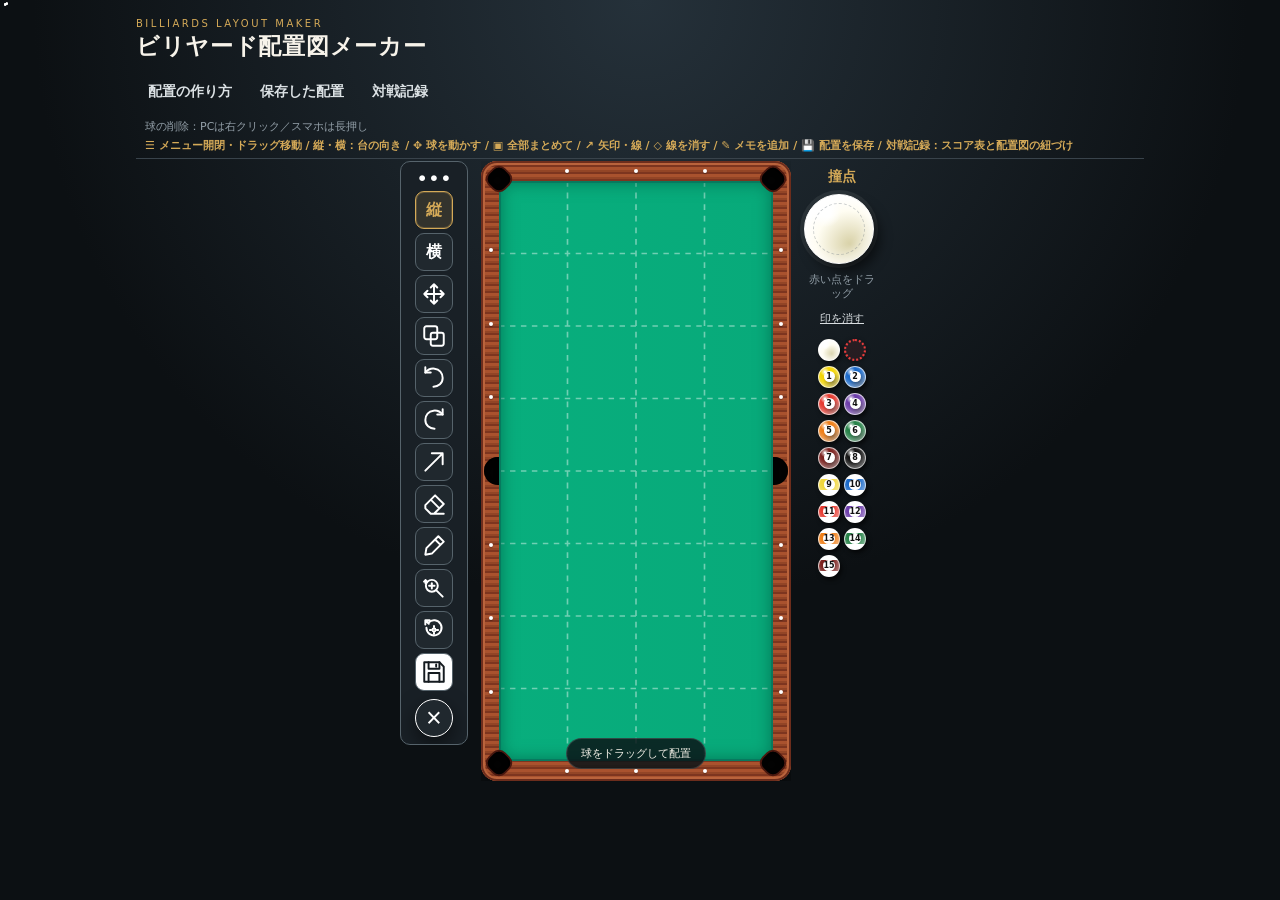
<file: lite.html>
<!doctype html>
<html lang="ja">
<head>
  <meta charset="UTF-8" />
  <meta name="viewport" content="width=device-width,initial-scale=1,maximum-scale=1,user-scalable=no,viewport-fit=cover" />
  <meta name="theme-color" content="#101418" />
  <meta http-equiv="Cache-Control" content="no-cache, no-store, must-revalidate" />
  <meta http-equiv="Pragma" content="no-cache" />
  <meta http-equiv="Expires" content="0" />
  <title>ビリヤード配置図メーカー｜球配置・ショットライン作成</title>
  <meta name="description" content="ビリヤードの球配置とショットラインをブラウザで作成・保存できる無料の配置図メーカー。手球と1〜15番の球に対応。" />
  <link rel="stylesheet" href="styles.css?v=74" />
</head>
<body>
  <main class="app">
    <header class="topbar"><div><p class="eyebrow">BILLIARDS LAYOUT MAKER</p><h1>ビリヤード配置図メーカー</h1></div></header>
    <nav class="primary-menu" aria-label="画面メニュー">
      <button id="guideBtn" type="button">配置の作り方</button><button id="savedBtn" type="button">保存した配置</button><button id="matchRecordBtn" type="button" onclick="location.href='matches.html'">対戦記録</button>
      <small class="quick-help"><span>球の削除：PCは右クリック／スマホは長押し</span><span class="menu-help-line">☰ メニュー開閉・ドラッグ移動 / 縦・横：台の向き / ✥ 球を動かす / ▣ 全部まとめて / ↗ 矢印・線 / ◇ 線を消す / ✎ メモを追加 / 💾 配置を保存 / 対戦記録：スコア表と配置図の紐づけ</span></small>
    </nav>
    <div class="workspace"><div id="boardColumn" class="board-column portrait"><div class="table-and-tip">
    <aside id="editorMenu" class="editor-sidebar" data-orientation="portrait" aria-label="台の向きと編集ツール">
      <div class="menu-drag-handle" aria-label="メニューを移動" title="ここをドラッグして移動">•••</div>
      <button id="menuToggleBtn" class="menu-toggle-btn" type="button" aria-expanded="true" aria-label="編集メニューを閉じる" title="編集メニューを閉じる"><span aria-hidden="true">×</span><small>閉じる</small></button>
      <div class="orientation-control" aria-label="台の向き"><div class="editor-row"><span class="tool-help">縦向きの台</span><button id="portraitBtn" type="button" class="active" aria-pressed="true" aria-label="縦向き" title="縦向き">縦</button></div><div class="editor-row"><span class="tool-help">横向きの台</span><button id="landscapeBtn" type="button" aria-pressed="false" aria-label="横向き" title="横向き">横</button></div></div>
    <nav class="tools" aria-label="編集ツール"><span id="saveState" hidden>未保存</span>
      <section id="lineColorPanel" class="line-color-panel" hidden aria-label="矢印と線の設定"><div class="color-panel-head"><div><b>矢印・線</b><small>種類と色を選択。もう一度同じ種類を押すと解除</small></div><button id="lineColorClose" class="color-panel-close" type="button" aria-label="設定を閉じる">× 閉じる</button></div><div class="line-width-control" aria-label="線の太さ"><span>太さ</span><input id="lineWidthRange" type="range" min="1" max="8" step="1" value="2" /><span id="lineWidthValue" class="line-width-value">2</span></div><button id="ghostToggle" class="auto-color-btn" type="button" aria-pressed="false">イメージボール OFF</button><small>ONで先玉の反対側に表示。補助球はドラッグで調整でき、調整後も追従します。スマホでは長押しで削除。</small><div class="color-line-types" aria-label="描画の種類"><button id="colorArrowBtn" type="button">↗ 矢印</button><button id="colorPlainBtn" type="button">╱ 線</button></div><button id="autoColorBtn" class="auto-color-btn" type="button">球の色に合わせる（デフォルト）</button><div id="lineColorSwatches" class="line-color-swatches"></div><label class="custom-color">その他の色（自由に選ぶ） <input id="lineColorPicker" type="color" value="#ff2f92" /></label></section>
      <div class="tools-row">
        <div class="editor-row"><span class="tool-help">球を動かす</span><button type="button" data-mode="move" class="active" title="移動" aria-label="移動"><svg viewBox="0 0 24 24" aria-hidden="true" fill="none" stroke="currentColor" stroke-width="1.8" stroke-linecap="round" stroke-linejoin="round"><path d="M12 3v18M3 12h18M9 6l3-3 3 3M9 18l3 3 3-3M6 9l-3 3 3 3M18 9l3 3-3 3"/></svg></button></div>
        <div class="editor-row"><span class="tool-help">全部まとめて</span><button type="button" id="groupMoveBtn" aria-pressed="false" title="まとめて移動" aria-label="まとめて移動"><svg viewBox="0 0 24 24" aria-hidden="true" fill="none" stroke="currentColor" stroke-width="1.8" stroke-linecap="round" stroke-linejoin="round"><rect x="3" y="3" width="12" height="12" rx="2"/><rect x="9" y="9" width="12" height="12" rx="2"/></svg></button></div>
        <div class="editor-row"><span class="tool-help">矢印・線</span><button type="button" id="drawBtn" title="矢印・線" aria-label="矢印・線"><svg viewBox="0 0 24 24" aria-hidden="true" fill="none" stroke="currentColor" stroke-width="1.8" stroke-linecap="round" stroke-linejoin="round"><path d="M4 20L20 4M10 4h10v10"/></svg></button></div>
        <div class="editor-row"><span class="tool-help">線を消す</span><button type="button" data-mode="erase" title="消去" aria-label="消去"><svg viewBox="0 0 24 24" aria-hidden="true" fill="none" stroke="currentColor" stroke-width="1.8" stroke-linecap="round" stroke-linejoin="round"><path d="M4 13l9-9 8 8-9 9H9l-5-5zM9 8l8 8M12 21h9"/></svg></button></div>
        <div class="editor-row"><span class="tool-help">メモを追加</span><button type="button" id="memoBtn" title="メモ" aria-label="メモ"><svg viewBox="0 0 24 24" aria-hidden="true" fill="none" stroke="currentColor" stroke-width="1.8" stroke-linecap="round" stroke-linejoin="round"><path d="M4 20l1-6L16 3l5 5-11 11-6 1zM13 6l5 5"/></svg></button></div>
        <div class="editor-row"><span class="tool-help" id="saveHelp" aria-live="polite">配置を保存</span><button type="button" id="saveBtn" class="save" title="配置を保存" aria-label="配置を保存"><svg viewBox="0 0 24 24" aria-hidden="true" fill="none" stroke="currentColor" stroke-width="1.8" stroke-linecap="round" stroke-linejoin="round"><path d="M5 3h12l4 4v14H3V3h2Z"/><path d="M7 3v6h10V3M7 21v-8h10v8M14 5v2"/></svg></button></div>
      </div></nav></aside>
    <section class="table-wrap" aria-label="ビリヤード台"><div id="table" class="table"><div class="rail top"><i></i><i></i><i></i><i></i><i></i><i></i><i></i></div><div class="rail bottom"><i></i><i></i><i></i><i></i><i></i><i></i><i></i></div><div class="rail left"><i></i><i></i><i></i><i></i><i></i><i></i><i></i></div><div class="rail right"><i></i><i></i><i></i><i></i><i></i><i></i><i></i></div><div class="cloth"><div class="head-line"></div><div class="spot head-spot"></div><div class="spot foot-spot"></div><div id="targetGuide" class="target-guide" hidden></div><svg id="lines"></svg><div id="ballsLayer"></div><div id="notesLayer"></div></div><b class="pocket p1"></b><b class="pocket p2"></b><b class="pocket p3"></b><b class="pocket p4"></b><b class="pocket p5"></b><b class="pocket p6"></b></div><div class="hint" id="hint">球をドラッグして配置</div></section>
    <div class="side-controls"><section class="tip-point" aria-label="撞点"><p class="tip-label">撞点</p><div id="cueDiagram" class="cue-diagram" title="手玉をタップして撞点を記録"><div id="tipMark" class="tip-mark" hidden></div></div><p class="tip-help">赤い点をドラッグ</p><button id="tipClearBtn" class="tip-clear">印を消す</button></section><section class="tray"><div id="trayBalls" class="tray-balls"></div><button id="zoomResetBtn" type="button" title="台の拡大を元に戻す">拡大リセット</button><button id="resetBtn">リセット</button></section></div>
    </div></div></div></div></main>
  <dialog id="memoDialog"><form method="dialog"><h2>ショットメモ</h2><textarea id="memo" placeholder="例：右下を撞いて、2クッションで戻す"></textarea><div class="memo-style-grid"><label>文字色 <input id="memoColor" type="color" value="#ffe15b"></label><label>背景色 <input id="memoBackground" type="color" value="#07110d"></label><label>フォント<select id="memoFont"><option value="gothic">ゴシック</option><option value="mincho">明朝</option><option value="rounded">丸ゴシック</option><option value="hand">手書き風</option></select></label><label>文字サイズ<select id="memoSize"><option value="15">小</option><option value="18" selected>中</option><option value="22">大</option></select></label></div><label class="memo-transparent"><input id="memoTransparent" type="checkbox"> 背景色なし</label><div class="memo-actions"><button value="cancel" class="memo-cancel">閉じる</button><button value="ok">完了</button></div></form></dialog>
  <dialog id="guideDialog" class="guide-dialog"><div class="dialog-head"><div><p class="guide-label">操作ガイド</p><h2>配置の作り方</h2></div><button id="guideCloseBtn" type="button" aria-label="閉じる">×</button></div><ol><li><b>メニューを開く・閉じる・動かす</b><span>「☰」をタップすると開き、「×」で閉じます。閉じた状態では「☰」ボタン自体をドラッグして移動できます。開いた状態では上の「•••」をドラッグします</span></li><li><b>台の向きを選ぶ</b><span>台の左にある「縦」「横」で切り替えます。スマホを横向きにすると、台全体・穴・球・線・メモが一緒に横向きになります。PCでもスマホでも同じ台のデザインを拡大・縮小して表示します</span></li><li><b>左のアイコンで編集する</b><span>台の左に編集アイコンを縦に並べています。各アイコンの左側に短い説明があります。球の移動、まとめて移動、矢印・線、線の消去、メモ、保存をここから選べます</span></li><li><b>球を置く</b><span>球の一覧をタップすると台に追加できます。一覧から置きたい場所へ直接ドラッグ＆ドロップもできます。球同士を近づけると、ぴったり接触する位置にそろいます。拡大・縮小しても位置関係は変わりません。手玉と点線のイメージボールは何個でも置けます</span></li><li><b>矢印・線を描く</b><span>「矢印・線」を開いて種類と色を選びます。選んだ機能は、同じ種類をもう一度押して解除するまで続けて描けます</span></li><li><b>色と太さを指定して描く</b><span>基本は描き始めた球と同じ色です。1〜15番の球色または自由色、線の太さも変更できます</span></li><li><b>移動・追従を外す</b><span>球をつかむと球だけ、矢印・線をつかむとその線だけが動きます。線の先端をつかむと球への追従が外れ、その端を自由に動かせます</span></li><li><b>まとめて移動</b><span>「まとめて移動」を押すと、球・線・メモをどこをつかんでも全部まとめて移動できます。もう一度押すと個別移動に戻ります</span></li><li><b>球を削除する</b><span>PCでは台の上の球を右クリック、スマホでは球を動かさず約0.6秒長押しすると削除できます。タップ・ダブルタップ・ダブルクリックでは球は消えません。ドラッグや2本指の操作を始めると長押し削除はキャンセルされます。消去モードでも球の削除方法は同じです</span></li><li><b>線・メモを削除する</b><span>線・配置したメモはダブルクリックで削除できます。線は「消去」を選んでタップしても削除できます</span></li><li><b>撞点を記録</b><span>大きい手玉をタップし、赤い点を好きな位置へドラッグできます</span></li><li><b>保存済みを開く</b><span>画面上部の「保存した配置」から、保存した配置の一覧を呼び出せます</span></li><li><b>対戦記録に紐づける</b><span>画面上部の「対戦記録」から、保存した配置図をプルダウンで選び、どの試合での配置かを記録できます</span></li></ol><p class="guide-tip">色パネルは「閉じる」かパネルの外側をクリックすると閉じます。保存した配置の「画像を保存」では、画面と同じ向きの台・罫線・穴・球・線・メモ・撞点を1枚の画像として保存できます。</p></dialog>
  <dialog id="savedDialog"><div class="dialog-head"><h2>保存した配置</h2><button onclick="savedDialog.close()">×</button></div><div class="saved-controls"><div class="saved-view-buttons" aria-label="表示方法"><button id="savedCardView" type="button">カード</button><button id="savedListView" type="button">一覧</button><button type="button" onclick="location.href='matches.html'">対戦記録で使う</button></div><label>並び順<select id="savedSort"><option value="newest">更新日時：新しい順</option><option value="oldest">更新日時：古い順</option></select></label></div><div id="savedList"></div></dialog>
  <script src="app.js?v=64"></script>
  <script src="patch-ui.js?v=8"></script>
  <script src="patch-pan.js?v=3"></script>
  <script src="patch-menu-free.js?v=5"></script>
</body>
</html>
</file>
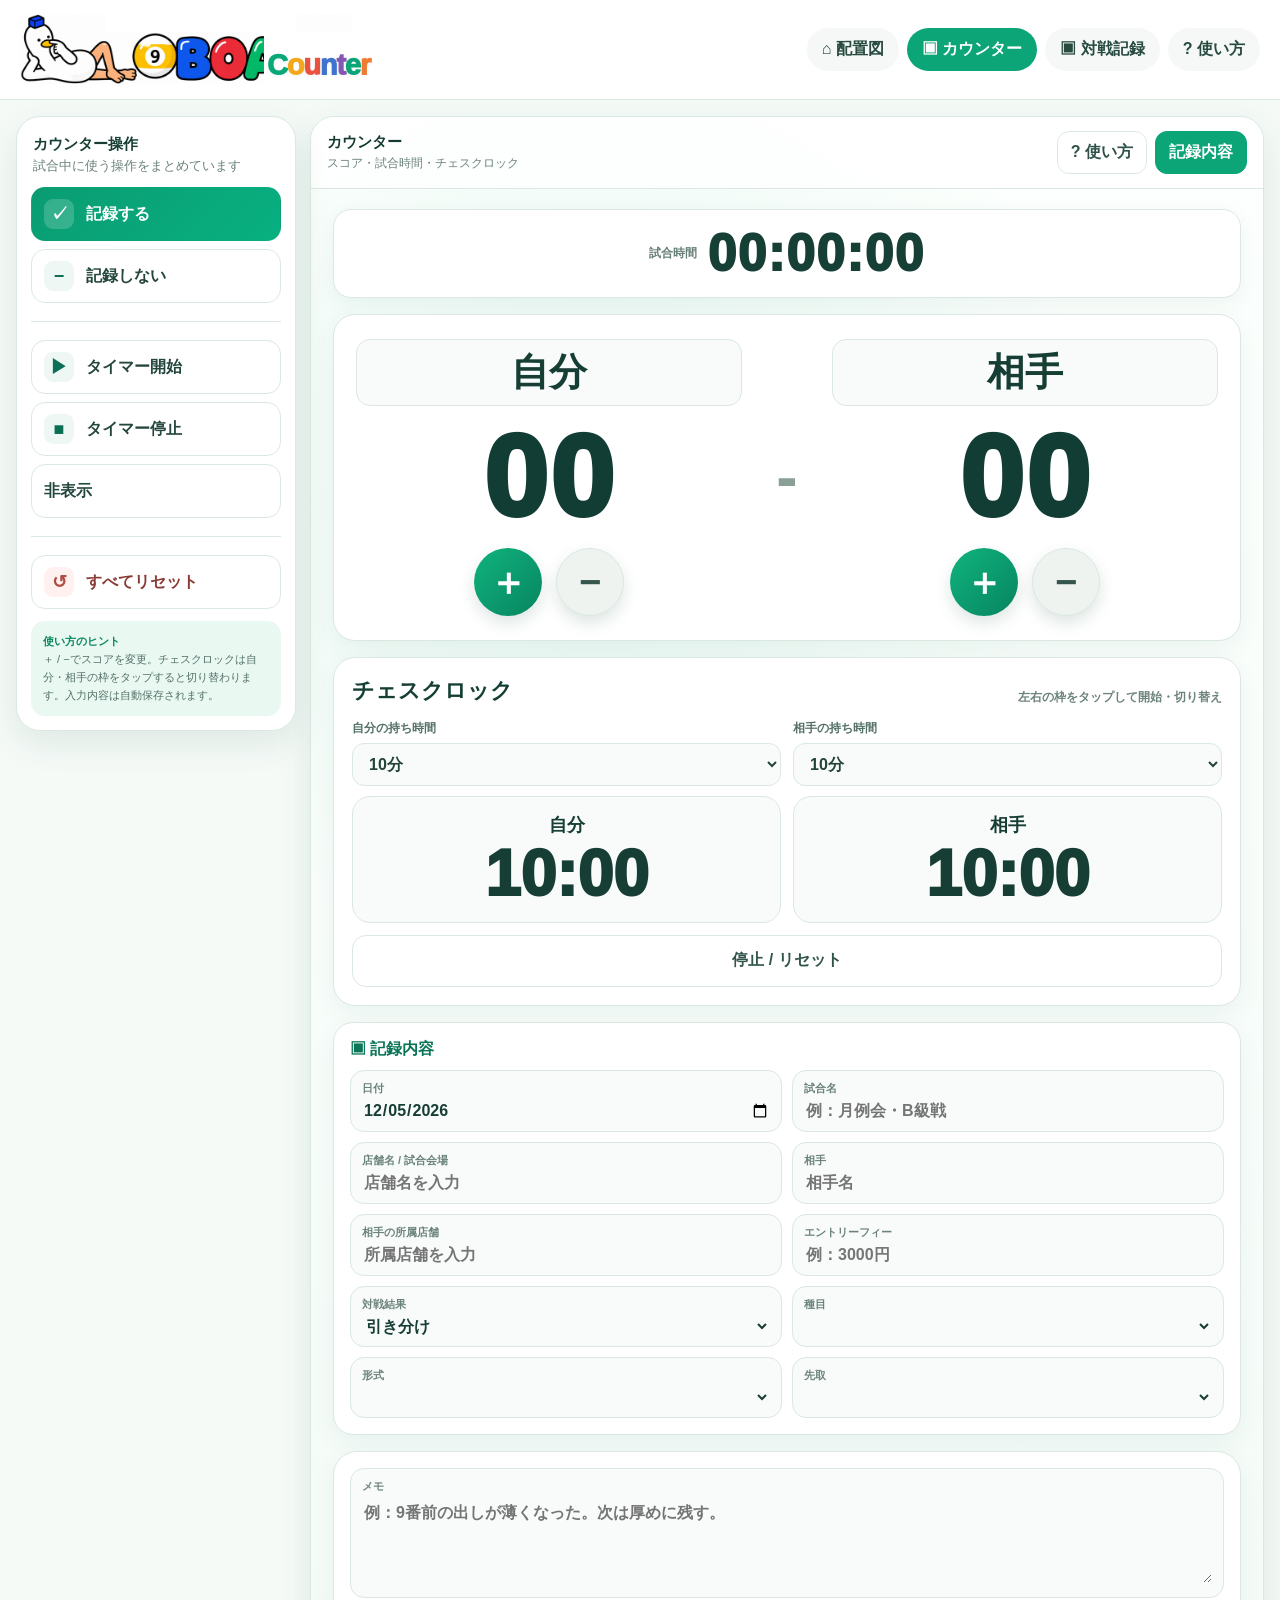
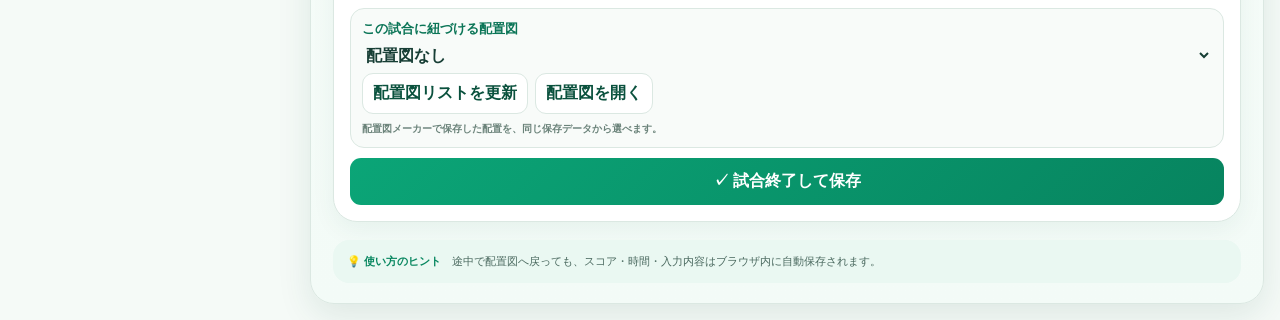
<file: matches.html>
<!doctype html>
<html lang="ja">
<head>
<meta charset="UTF-8">
<meta name="viewport" content="width=device-width,initial-scale=1,viewport-fit=cover">
<meta name="theme-color" content="#ffffff">
<meta http-equiv="Cache-Control" content="no-cache, no-store, must-revalidate">
<meta http-equiv="Pragma" content="no-cache">
<meta http-equiv="Expires" content="0">
<title>Billiards 9 Counter｜対戦記録</title>
<style>
:root{
  --green:#0ba577;--green2:#07845f;--deep:#123d35;--mint:#edf9f4;
  --line:#dbe8e2;--paper:#fff;--soft:#f8fbf9;--yellow:#ffc928;
  --shadow:0 12px 34px rgba(24,77,62,.10);--muted:#6b837a;--danger:#b04b43;
}
*{box-sizing:border-box}
html{scroll-behavior:smooth}
html,body{margin:0;min-height:100%;font-family:Inter,"Hiragino Kaku Gothic ProN","Yu Gothic",Meiryo,sans-serif;color:#163a32;background:#f5faf7}
body{overflow-x:hidden}
button,input,select,textarea{font:inherit}
button{cursor:pointer}
a{color:inherit}
.app-header{
  height:96px;background:#fff;border-bottom:1px solid var(--line);
  display:flex;align-items:center;justify-content:space-between;padding:0 26px;
  position:sticky;top:0;z-index:50
}
.brand{display:flex;align-items:center;min-width:455px}
.brand-logo-counter{position:relative;width:455px;height:86px;overflow:hidden;flex:none}
.brand-logo-counter .base-logo{position:absolute;left:0;top:0;width:383px;height:86px;object-fit:contain;object-position:left center}
.brand-logo-counter .small-mask{position:absolute;left:118px;top:2px;width:176px;height:20px;background:#fff}
.brand-logo-counter .big-mask{position:absolute;left:286px;top:24px;width:168px;height:58px;background:#fff}
.brand-logo-counter .small-counter{
  position:absolute;left:125px;top:7px;font-size:9px;letter-spacing:.13em;
  font-weight:900;color:#168b68;white-space:nowrap
}
.counter-word{
  position:absolute;left:287px;top:31px;display:flex;align-items:center;gap:0;
  font-size:24px;line-height:1;font-weight:1000;letter-spacing:-1px;
  -webkit-text-stroke:1px rgba(14,69,58,.20);
  text-shadow:0 1px 0 #fff,0 2px 2px rgba(21,67,57,.16)
}
.counter-word span:nth-child(1){color:#08a879}
.counter-word span:nth-child(2){color:#f2a71d}
.counter-word span:nth-child(3){color:#e9523f}
.counter-word span:nth-child(4){color:#3f73cf}
.counter-word span:nth-child(5){color:#8457b5}
.counter-word span:nth-child(6){color:#0ba577}
.counter-word span:nth-child(7){color:#f07b31}
.topnav{display:flex;align-items:center;gap:8px}
.topnav button{
  border:0;background:#f5f8f6;color:#274a41;border-radius:999px;padding:11px 15px;font-weight:800
}
.topnav button.active{background:var(--green);color:#fff}
.header-actions{display:flex;gap:8px}
.header-actions button{
  border:1px solid var(--line);background:#fff;border-radius:12px;padding:10px 12px;font-weight:800;color:#24443b
}
.counter-layout{
  display:grid;grid-template-columns:220px minmax(540px,1fr) 320px;
  gap:14px;padding:16px;max-width:1536px;margin:0 auto;align-items:start
}
.panel{background:#fff;border:1px solid var(--line);border-radius:24px;box-shadow:var(--shadow)}
.left-panel,.right-panel{
  padding:14px;max-height:calc(100vh - 128px);overflow:auto;position:sticky;top:112px;align-self:start
}
.left-panel::-webkit-scrollbar,.right-panel::-webkit-scrollbar{width:7px}
.left-panel::-webkit-scrollbar-thumb,.right-panel::-webkit-scrollbar-thumb{background:#cdded6;border-radius:9px}
.panel-title{padding:4px 2px 12px}
.panel-title strong{display:block;font-size:15px;color:#173f35}
.panel-title small{display:block;color:var(--muted);margin-top:3px}
.tool-list{display:grid;gap:8px}
.tool{
  width:100%;display:flex;align-items:center;gap:12px;min-height:54px;border:1px solid var(--line);
  border-radius:14px;background:#fff;color:#23463d;padding:9px 12px;font-weight:800;text-align:left
}
.tool .ico{
  width:30px;height:30px;border-radius:9px;background:#eef7f3;display:grid;place-items:center;
  font-size:18px;color:#0b6f56;flex:0 0 auto
}
.tool .text{white-space:nowrap}
.tool.active{background:linear-gradient(135deg,#0a9c72,#08b080);color:#fff;border-color:transparent}
.tool.active .ico{background:rgba(255,255,255,.18);color:#fff}
.tool.danger{color:#8a3a35}.tool.danger .ico{color:#b04b43;background:#fff1ef}
.divider{height:1px;background:var(--line);margin:10px 0}
.tip-box{margin-top:12px;background:#eaf8f2;border-radius:14px;padding:11px 12px;color:#527168;font-size:11px;line-height:1.65}
.tip-box b{color:#07865f}
.center-panel{
  min-height:760px;overflow:hidden;background:
  radial-gradient(circle at 30% 20%,rgba(13,170,123,.08),transparent 32%),
  linear-gradient(#fcfffd,#f3fbf7);
  display:flex;flex-direction:column
}
.center-top{
  display:flex;justify-content:space-between;align-items:center;padding:14px 16px;border-bottom:1px solid var(--line);
  background:rgba(255,255,255,.82)
}
.center-top strong{font-size:15px}
.status{font-size:12px;color:var(--muted);margin-top:3px}
.center-actions{display:flex;gap:8px;align-items:center}
.center-actions button{
  border:1px solid var(--line);background:#fff;border-radius:12px;padding:10px 13px;font-weight:900;color:#2d5148
}
.center-actions .primary{background:var(--green);color:#fff;border-color:var(--green)}
.counter-stage{padding:20px 22px 18px;display:grid;gap:16px}
.match-timer{
  display:flex;align-items:center;justify-content:center;gap:10px;background:#fff;border:1px solid var(--line);
  border-radius:18px;padding:14px 16px;box-shadow:0 6px 20px rgba(24,77,62,.06)
}
.match-timer .label{font-size:12px;font-weight:900;color:#688077}
.time{font-size:clamp(34px,4vw,56px);font-weight:1000;letter-spacing:.03em;font-variant-numeric:tabular-nums;color:#163f35}
.score-card{
  padding:24px 22px;border:1px solid var(--line);border-radius:22px;background:#fff;
  box-shadow:0 8px 24px rgba(24,77,62,.06)
}
.names,.score-row,.score-buttons{
  display:grid;grid-template-columns:minmax(0,1fr) 54px minmax(0,1fr);gap:18px;text-align:center;align-items:center
}
.name{
  min-width:0;background:#f8fbf9;border:1px solid var(--line);border-radius:14px;color:#173e35;
  text-align:center;font-size:clamp(24px,3vw,38px);font-weight:1000;padding:11px 8px;outline:0
}
.name:focus{border-color:#7bcdb2;box-shadow:0 0 0 3px rgba(11,165,119,.10)}
.score-row{margin-top:18px}
.num{font-size:clamp(76px,9vw,142px);line-height:.92;font-weight:1000;letter-spacing:.02em;color:#123d35;font-variant-numeric:tabular-nums}
.dash{font-size:clamp(42px,5vw,76px);font-weight:900;color:#8aa096}
.score-buttons{margin-top:18px}
.score-controls{display:flex;align-items:center;justify-content:center;gap:14px}
.score-btn{
  border:0;border-radius:50%;width:68px;height:68px;min-width:68px;min-height:68px;
  font-size:38px;font-weight:900;line-height:1;display:grid;place-items:center;
  box-shadow:0 7px 16px rgba(24,77,62,.14);touch-action:manipulation
}
.plus{background:linear-gradient(135deg,#10b37e,#07845f);color:#fff}
.minus{background:#eef3f0;color:#35564d;border:1px solid var(--line)}
.clock{
  border:1px solid var(--line);border-radius:22px;background:#fff;padding:18px;
  box-shadow:0 8px 24px rgba(24,77,62,.06)
}
.clock-head{display:flex;align-items:flex-end;justify-content:space-between;gap:12px;margin-bottom:14px}
.clock-head h2{margin:0;font-size:22px;color:#153f35}
.clock-head span{color:var(--muted);font-size:12px;font-weight:800}
.presets,.faces{display:grid;grid-template-columns:1fr 1fr;gap:12px}
.preset label{display:block;font-size:12px;font-weight:900;color:#557168;margin-bottom:6px}
.preset select{
  width:100%;border:1px solid var(--line);border-radius:12px;background:#f8fbf9;color:#24443b;
  padding:11px 12px;font-weight:900;outline:0
}
.faces{margin-top:10px}
.face{
  border:1px solid var(--line);border-radius:18px;padding:16px 8px;text-align:center;background:#f8fbf9;color:#173e35
}
.face.active{background:linear-gradient(135deg,#0ba577,#07845f);color:#fff;border-color:transparent;box-shadow:0 8px 22px rgba(11,165,119,.22)}
.face b{display:block;font-size:18px;margin-bottom:5px}
.face strong{font-size:clamp(42px,5vw,66px);line-height:1;font-weight:1000;font-variant-numeric:tabular-nums}
.stop{
  width:100%;border:1px solid var(--line);border-radius:14px;background:#fff;color:#31554b;
  margin-top:12px;min-height:52px;font-size:16px;font-weight:900
}
.guide-foot{margin:0 22px 20px;background:#eaf8f2;border-radius:16px;padding:12px 14px;font-size:11px;color:#49685e;line-height:1.7}
.guide-foot b{color:#07865f}
.section{padding:4px 0 16px}
.section+.section{border-top:1px solid var(--line);padding-top:16px}
.section-title{display:flex;align-items:center;gap:8px;font-weight:950;color:#0b7557;margin-bottom:12px}
.field{
  background:#f8fbf9;border:1px solid var(--line);border-radius:14px;padding:10px 11px;display:block;margin-bottom:9px
}
.field .label{display:block;color:#6b837a;font-size:11px;font-weight:900;margin-bottom:5px}
input,select,textarea{font:inherit}
.field input,.field select,.field textarea,.layout-box select{
  width:100%;border:0;outline:0;background:transparent;color:#173e35;font-weight:800;min-width:0
}
.field textarea{min-height:84px;resize:vertical;line-height:1.55;font-weight:600}
.free{display:none;margin-top:8px;border-top:1px solid var(--line)!important;padding-top:8px}
.layout-box{background:#f8fbf9;border:1px solid var(--line);border-radius:14px;padding:11px;margin-bottom:9px}
.layout-title{font-size:13px;font-weight:950;color:#0b7557;margin:0 0 8px}
.layout-actions{display:flex;gap:7px;flex-wrap:wrap;margin-top:8px}
.btn{
  border:1px solid var(--line);border-radius:11px;background:#fff;color:#0a513d;padding:9px 10px;
  font-weight:900;text-decoration:none;text-align:center
}
.primary{width:100%;background:linear-gradient(135deg,#0ba577,#07845f);color:#fff;border:0;padding:13px}
.layout-meta{display:block;margin-top:7px;color:var(--muted);font-size:10px;font-weight:700;line-height:1.5}
.records-panel{grid-column:1/-1;overflow:hidden}
.records-head{
  display:flex;align-items:center;justify-content:space-between;gap:12px;padding:15px 18px;border-bottom:1px solid var(--line)
}
.records-head h2{margin:0;font-size:18px}.records-head span{font-size:12px;color:var(--muted)}
.table-wrap{overflow:auto}
.records-table{width:100%;border-collapse:collapse;background:#fff;min-width:980px}
.records-table th,.records-table td{border-bottom:1px solid #e8efeb;padding:10px 8px;text-align:left;font-size:12px;vertical-align:top}
.records-table th{background:#f8fbf9;color:#668078;font-weight:950;position:sticky;top:0}
.badge{display:inline-block;padding:4px 8px;border-radius:999px;font-weight:950}
.win{background:#dff7ea;color:#087040}.lose{background:#ffe7e4;color:#bb3a31}.draw{background:#edf1ef;color:#4e625b}
.actions{display:flex;gap:6px;flex-wrap:wrap}
.actions button{border:0;border-radius:999px;background:#eef7f3;color:#07543d;padding:7px 10px;font-weight:900}
.actions .danger{background:#fff0ee;color:#b62222}
.toast{
  position:fixed;left:50%;bottom:24px;transform:translateX(-50%) translateY(18px);
  background:#173e35;color:#fff;border-radius:999px;padding:12px 18px;opacity:0;transition:.22s;z-index:80;white-space:nowrap;
  box-shadow:0 10px 28px rgba(0,0,0,.18)
}
.toast.show{opacity:1;transform:translateX(-50%) translateY(0)}
@media(max-width:1180px){
  .counter-layout{grid-template-columns:190px minmax(460px,1fr) 280px}
  .brand{min-width:390px}.brand-logo-counter{transform:scale(.88);transform-origin:left center;width:400px}
}
@media(max-width:900px){
  .app-header{height:auto;min-height:76px;padding:8px 12px;gap:8px;flex-wrap:wrap}
  .brand{min-width:0;flex:1}.brand-logo-counter{transform:scale(.72);transform-origin:left center;width:330px;height:64px;margin-right:-80px}
  .header-actions{display:none}.topnav{overflow:auto;max-width:100%;padding-bottom:2px}.topnav button{white-space:nowrap;padding:9px 12px}
  .counter-layout{grid-template-columns:92px minmax(0,1fr);gap:8px;padding:8px}
  .left-panel{padding:8px;top:86px}.left-panel .panel-title,.left-panel .tip-box{display:none}
  .left-panel .tool{padding:7px;justify-content:center}.left-panel .tool .text{display:none}.left-panel .tool .ico{width:40px;height:40px}
  .center-panel{min-height:auto}.right-panel{grid-column:1/-1;position:relative;top:auto;max-height:none}
  .records-panel{grid-column:1/-1}
  .counter-stage{padding:14px 12px}.guide-foot{margin:0 12px 14px}
}
@media(max-width:620px){
  .app-header{align-items:center}.brand-logo-counter{transform:scale(.62);width:290px;margin-right:-95px}
  .topnav{width:100%}
  .counter-layout{display:block;padding:7px}
  .center-panel{margin-bottom:8px}.left-panel,.right-panel{position:relative;top:auto;max-height:none;margin-bottom:8px}
  .left-panel{padding:10px}.left-panel .panel-title{display:block}.left-panel .tool-list{grid-template-columns:repeat(3,minmax(0,1fr));gap:7px}
  .left-panel .tool{min-height:58px;justify-content:center;padding:7px}.left-panel .tool .text{display:none}.left-panel .tool .ico{width:38px;height:38px}
  .left-panel .divider{display:none}.left-panel .tip-box{display:block;grid-column:1/-1}
  .center-top{padding:11px 12px}.center-actions{gap:5px}.center-actions button{font-size:12px;padding:8px 9px}
  .counter-stage{padding:10px;gap:10px}.match-timer{padding:10px}.match-timer .label{display:none}.time{font-size:34px}
  .score-card{padding:14px 8px}.names,.score-row,.score-buttons{grid-template-columns:minmax(0,1fr) 22px minmax(0,1fr);gap:6px}
  .name{font-size:22px;padding:9px 4px}.num{font-size:64px}.dash{font-size:36px}
  .score-controls{gap:7px}.score-btn{width:50px;height:50px;min-width:50px;min-height:50px;font-size:29px}
  .clock{padding:13px 10px}.clock-head{align-items:flex-start;flex-direction:column;gap:3px}.clock-head h2{font-size:20px}
  .presets,.faces{gap:7px}.face{padding:12px 4px}.face b{font-size:16px}.face strong{font-size:34px}
  .right-panel{padding:11px}.toast{max-width:calc(100vw - 24px);white-space:normal;text-align:center;border-radius:14px}
}

/* ===== 2026-09-21 COUNTER LAYOUT FIX ===== */
.app-header{
  height:72px;
  padding:0;
  background:#fff;
}
.header-inner{
  width:100%;
  max-width:1536px;
  margin:0 auto;
  padding:0 16px;
  display:flex;
  justify-content:flex-end;
  align-items:center;
}
.topnav{
  margin-left:auto;
  display:flex;
  justify-content:flex-end;
  align-items:center;
  gap:8px;
  flex-wrap:nowrap;
}
.topnav button,
.center-actions button{
  white-space:nowrap !important;
  word-break:keep-all;
}
.header-actions{display:none!important}

.counter-layout{
  grid-template-columns:260px minmax(560px,1fr) 320px;
  grid-template-areas:
    "left center right"
    ". records records";
  align-items:start;
}
.left-panel{grid-area:left}
.center-panel{grid-area:center}
.right-panel{grid-area:right}
.records-panel{
  grid-area:records;
  grid-column:auto;
  width:100%;
  min-width:0;
  overflow:hidden;
  align-self:start;
}
.left-panel,.right-panel{
  top:88px;
  max-height:calc(100vh - 104px);
}
.right-panel{
  position:sticky;
  z-index:2;
}
.left-brand{
  display:flex;
  justify-content:flex-start;
  align-items:center;
  margin:0 0 10px;
  overflow:hidden;
}
.counter-logo{
  width:232px;
  height:62px;
  position:relative;
  overflow:hidden;
  background:#fff;
}
.counter-logo img{
  position:absolute;
  left:0;
  top:0;
  width:275px;
  height:auto;
  display:block;
}
.logo-top-mask{
  position:absolute;
  left:58px;
  top:0;
  width:145px;
  height:16px;
  background:#fff;
}
.logo-word-mask{
  position:absolute;
  left:174px;
  top:17px;
  width:82px;
  height:43px;
  background:#fff;
}
.counter-logo-word{
  position:absolute;
  left:170px;
  top:29px;
  display:flex;
  align-items:center;
  font-size:20px;
  line-height:1;
  font-weight:1000;
  letter-spacing:-1px;
  text-shadow:0 1px 0 #fff,0 1px 2px rgba(25,70,60,.15);
}
.counter-logo-word i{font-style:normal}
.counter-logo-word i:nth-child(1){color:#08a879}
.counter-logo-word i:nth-child(2){color:#f2a71d}
.counter-logo-word i:nth-child(3){color:#e9523f}
.counter-logo-word i:nth-child(4){color:#3f73cf}
.counter-logo-word i:nth-child(5){color:#8457b5}
.counter-logo-word i:nth-child(6){color:#0ba577}
.counter-logo-word i:nth-child(7){color:#f07b31}

.records-head{
  padding:18px 20px;
}
.records-head h2{
  font-size:22px;
}
.records-head span{
  font-size:13px;
}
.records-table{
  width:100%;
  min-width:900px;
  table-layout:auto;
}
.records-table th,
.records-table td{
  padding:13px 12px;
  font-size:14px;
  line-height:1.55;
  white-space:normal;
}
.records-table th{
  font-size:13px;
  white-space:nowrap;
}
.records-table small{
  font-size:12px;
  line-height:1.45;
}
.actions{
  flex-wrap:nowrap;
}
.actions button{
  white-space:nowrap;
}

@media(max-width:1180px){
  .counter-layout{
    grid-template-columns:220px minmax(480px,1fr) 285px;
    grid-template-areas:
      "left center right"
      ". records records";
  }
  .counter-logo{width:196px;height:56px}
  .counter-logo img{width:244px}
  .logo-top-mask{left:51px;width:129px;height:14px}
  .logo-word-mask{left:154px;top:15px;width:79px;height:39px}
  .counter-logo-word{left:151px;top:26px;font-size:18px}
}
@media(max-width:900px){
  .app-header{min-height:64px;height:auto;padding:0}
  .header-inner{padding:8px 10px}
  .topnav{width:100%;justify-content:flex-end;overflow-x:auto}
  .topnav button{flex:0 0 auto}
  .counter-layout{
    grid-template-columns:180px minmax(0,1fr);
    grid-template-areas:
      "left center"
      "right right"
      "records records";
  }
  .left-panel{top:76px}
  .right-panel{position:relative;top:auto;max-height:none}
  .left-panel .panel-title{display:block}
  .left-brand{display:flex}
  .counter-logo{width:158px;height:48px}
  .counter-logo img{width:207px}
  .logo-top-mask{left:43px;width:112px;height:12px}
  .logo-word-mask{left:131px;top:13px;width:70px;height:34px}
  .counter-logo-word{left:128px;top:22px;font-size:16px}
  .records-panel{grid-column:auto}
}
@media(max-width:620px){
  .header-inner{padding:7px}
  .topnav{justify-content:flex-start}
  .counter-layout{display:block;padding:7px}
  .left-brand{margin-bottom:8px}
  .counter-logo{width:220px;height:58px}
  .counter-logo img{width:263px}
  .logo-top-mask{left:55px;width:138px;height:15px}
  .logo-word-mask{left:166px;top:16px;width:86px;height:41px}
  .counter-logo-word{left:163px;top:27px;font-size:19px}
  .records-table th,.records-table td{font-size:13px;padding:11px 9px}
}


/* ===== 2026-09-21 COUNTER / RECORDS SPLIT ===== */
.counter-layout{
  grid-template-columns:280px minmax(0,1fr);
  grid-template-areas:"left center";
  max-width:1400px;
}
.left-stack{grid-area:left;align-self:start;position:sticky;top:88px}
.left-panel{position:relative!important;top:auto!important;max-height:none!important}
.center-panel{grid-area:center}
.right-panel,.records-panel{display:none!important}

.left-brand{
  margin:0 0 10px 0;
  padding:0;
  overflow:visible;
}
.counter-logo{
  width:310px!important;
  height:68px!important;
  overflow:visible!important;
  background:transparent!important;
}
.counter-logo img{
  width:300px!important;
  height:auto!important;
  left:0!important;
  top:0!important;
}
.logo-top-mask{
  left:78px!important;
  top:0!important;
  width:165px!important;
  height:18px!important;
  background:#f5faf7!important;
}
.logo-word-mask{
  left:218px!important;
  top:19px!important;
  width:92px!important;
  height:48px!important;
  background:#f5faf7!important;
}
.counter-logo-word{
  left:220px!important;
  top:34px!important;
  font-size:23px!important;
  white-space:nowrap;
}
.record-panel{
  padding:16px;
  box-shadow:none;
  border-radius:20px;
}
.record-panel-head{margin-bottom:10px}
.record-grid{display:grid;grid-template-columns:1fr 1fr;gap:14px}
.record-fields,.record-extra{min-width:0}
.record-panel .field{background:#f8fbf9}
.record-panel .section-title{margin-bottom:0}
.record-panel .primary{margin-top:8px}

@media(max-width:900px){
  .counter-layout{grid-template-columns:190px minmax(0,1fr);grid-template-areas:"left center"}
  .left-stack{top:76px}
  .counter-logo{width:220px!important;height:54px!important}
  .counter-logo img{width:235px!important}
  .logo-top-mask{left:61px!important;width:132px!important;height:14px!important}
  .logo-word-mask{left:171px!important;top:15px!important;width:70px!important;height:38px!important}
  .counter-logo-word{left:171px!important;top:27px!important;font-size:18px!important}
}
@media(max-width:620px){
  .counter-layout{display:block}
  .left-stack{position:relative;top:auto;margin-bottom:8px}
  .counter-logo{width:270px!important;height:61px!important}
  .counter-logo img{width:270px!important}
  .logo-top-mask{left:70px!important;width:151px!important;height:16px!important}
  .logo-word-mask{left:196px!important;top:17px!important;width:80px!important;height:43px!important}
  .counter-logo-word{left:197px!important;top:31px!important;font-size:20px!important}
  .record-grid{grid-template-columns:1fr}
}


/* ===== 2026-09-21 LOGO + RECORD DETAIL BOX FIX ===== */
.left-brand{
  margin:0 0 10px 0!important;
  padding:0!important;
  display:block!important;
  overflow:visible!important;
}
.counter-logo{
  position:relative!important;
  width:306px!important;
  height:70px!important;
  overflow:visible!important;
  background:transparent!important;
}
.counter-logo img{
  position:absolute!important;
  left:0!important;
  top:0!important;
  width:306px!important;
  height:69px!important;
  object-fit:contain!important;
  object-position:left center!important;
  display:block!important;
}
.logo-top-mask{
  position:absolute!important;
  left:88px!important;
  top:0!important;
  width:118px!important;
  height:20px!important;
  background:#f5faf7!important;
  z-index:2!important;
}
.logo-word-mask{
  position:absolute!important;
  left:210px!important;
  top:20px!important;
  width:100px!important;
  height:48px!important;
  background:#f5faf7!important;
  z-index:2!important;
}
.counter-logo-word{
  position:absolute!important;
  left:211px!important;
  top:35px!important;
  z-index:3!important;
  display:flex!important;
  align-items:center!important;
  font-size:24px!important;
  line-height:1!important;
  font-weight:1000!important;
  letter-spacing:-1px!important;
  white-space:nowrap!important;
  text-shadow:0 1px 0 #fff,0 1px 2px rgba(25,70,60,.14)!important;
}
.counter-logo-word i{font-style:normal!important}
.counter-logo-word i:nth-child(1){color:#08a879!important}
.counter-logo-word i:nth-child(2){color:#f2a71d!important}
.counter-logo-word i:nth-child(3){color:#e9523f!important}
.counter-logo-word i:nth-child(4){color:#3f73cf!important}
.counter-logo-word i:nth-child(5){color:#8457b5!important}
.counter-logo-word i:nth-child(6){color:#0ba577!important}
.counter-logo-word i:nth-child(7){color:#f07b31!important}

.record-panel{
  padding:16px!important;
  box-shadow:0 8px 24px rgba(24,77,62,.06)!important;
}
.record-panel .record-fields{
  display:grid!important;
  grid-template-columns:repeat(2,minmax(0,1fr))!important;
  gap:10px!important;
}
.record-panel .field{
  margin-bottom:0!important;
}
.record-detail-panel{
  padding:16px!important;
  box-shadow:0 8px 24px rgba(24,77,62,.06)!important;
}
.record-detail-panel .layout-box{
  margin-bottom:10px!important;
}
.record-detail-panel .memo-field{
  margin-bottom:10px!important;
}
.record-detail-panel .primary{
  margin-top:0!important;
}
.record-grid,.record-extra{display:contents!important}

@media(max-width:900px){
  .counter-logo{width:250px!important;height:58px!important}
  .counter-logo img{width:250px!important;height:56px!important}
  .logo-top-mask{left:72px!important;width:96px!important;height:16px!important}
  .logo-word-mask{left:171px!important;top:16px!important;width:82px!important;height:40px!important}
  .counter-logo-word{left:172px!important;top:29px!important;font-size:20px!important}
}
@media(max-width:620px){
  .counter-logo{width:270px!important;height:62px!important}
  .counter-logo img{width:270px!important;height:61px!important}
  .logo-top-mask{left:78px!important;width:104px!important;height:17px!important}
  .logo-word-mask{left:185px!important;top:17px!important;width:88px!important;height:43px!important}
  .counter-logo-word{left:186px!important;top:31px!important;font-size:21px!important}
  .record-panel .record-fields{grid-template-columns:1fr!important}
}


/* ===== 2026-09-21 HEADER LOGO ROW FIX ===== */
.app-header{
  height:88px!important;
  min-height:88px!important;
  padding:0!important;
}
.header-inner{
  width:100%!important;
  max-width:1400px!important;
  height:100%!important;
  margin:0 auto!important;
  padding:0 18px!important;
  display:flex!important;
  align-items:center!important;
  justify-content:space-between!important;
  gap:18px!important;
}
.header-brand{
  flex:0 0 auto!important;
  display:flex!important;
  align-items:center!important;
  height:72px!important;
}
.header-brand .counter-logo{
  width:294px!important;
  height:66px!important;
  position:relative!important;
  overflow:hidden!important;
  background:#fff!important;
}
.header-brand .counter-logo img{
  position:absolute!important;
  left:0!important;
  top:0!important;
  width:286px!important;
  height:64px!important;
  object-fit:contain!important;
  object-position:left center!important;
}
.header-brand .logo-top-mask{
  position:absolute!important;
  left:68px!important;
  top:0!important;
  width:150px!important;
  height:18px!important;
  background:#fff!important;
  z-index:2!important;
}
.header-brand .logo-word-mask{
  position:absolute!important;
  left:194px!important;
  top:18px!important;
  width:98px!important;
  height:46px!important;
  background:#fff!important;
  z-index:2!important;
}
.header-brand .counter-logo-word{
  position:absolute!important;
  left:196px!important;
  top:33px!important;
  z-index:3!important;
  display:flex!important;
  align-items:center!important;
  font-size:23px!important;
  line-height:1!important;
  font-weight:1000!important;
  letter-spacing:-1px!important;
  white-space:nowrap!important;
}
.topnav{
  margin-left:auto!important;
  display:flex!important;
  justify-content:flex-end!important;
  align-items:center!important;
  gap:8px!important;
  flex-wrap:nowrap!important;
}
.topnav button{white-space:nowrap!important}
.left-stack{
  position:sticky!important;
  top:104px!important;
}
.left-brand{display:none!important}

@media(max-width:900px){
  .app-header{height:auto!important;min-height:76px!important}
  .header-inner{padding:7px 10px!important;gap:8px!important}
  .header-brand .counter-logo{width:222px!important;height:52px!important}
  .header-brand .counter-logo img{width:216px!important;height:50px!important}
  .header-brand .logo-top-mask{left:51px!important;width:114px!important;height:14px!important}
  .header-brand .logo-word-mask{left:146px!important;top:14px!important;width:74px!important;height:36px!important}
  .header-brand .counter-logo-word{left:148px!important;top:25px!important;font-size:18px!important}
  .topnav{overflow-x:auto!important}
  .left-stack{top:90px!important}
}
@media(max-width:620px){
  .header-inner{flex-wrap:wrap!important}
  .header-brand{height:58px!important}
  .header-brand .counter-logo{width:252px!important;height:56px!important}
  .header-brand .counter-logo img{width:246px!important;height:55px!important}
  .header-brand .logo-top-mask{left:58px!important;width:130px!important;height:15px!important}
  .header-brand .logo-word-mask{left:166px!important;top:15px!important;width:84px!important;height:40px!important}
  .header-brand .counter-logo-word{left:168px!important;top:28px!important;font-size:20px!important}
  .topnav{width:100%!important;justify-content:flex-start!important}
  .left-stack{position:relative!important;top:auto!important}
}


/* ===== 2026-09-21 LARGER HEADER LOGO ===== */
.app-header{height:100px!important;min-height:100px!important}
.header-inner{max-width:1460px!important;padding:0 20px!important}
.header-brand{height:82px!important}
.header-brand .counter-logo{width:380px!important;height:82px!important}
.header-brand .counter-logo img{width:360px!important;height:81px!important}
.header-brand .logo-top-mask{left:86px!important;top:0!important;width:190px!important;height:23px!important}
.header-brand .logo-word-mask{left:244px!important;top:23px!important;width:126px!important;height:58px!important}
.header-brand .counter-logo-word{left:247px!important;top:42px!important;font-size:29px!important;letter-spacing:-1.2px!important}
.left-stack{top:116px!important}
.record-panel .record-fields{grid-template-columns:repeat(2,minmax(0,1fr))!important}
.record-detail-panel .memo-field{margin-bottom:10px!important}
@media(max-width:900px){
 .app-header{height:auto!important;min-height:82px!important}
 .header-brand{height:62px!important}
 .header-brand .counter-logo{width:270px!important;height:62px!important}
 .header-brand .counter-logo img{width:258px!important;height:58px!important}
 .header-brand .logo-top-mask{left:62px!important;width:136px!important;height:17px!important}
 .header-brand .logo-word-mask{left:175px!important;top:17px!important;width:90px!important;height:42px!important}
 .header-brand .counter-logo-word{left:177px!important;top:30px!important;font-size:21px!important}
 .left-stack{top:96px!important}
}
@media(max-width:620px){.record-panel .record-fields{grid-template-columns:1fr!important}}

</style>
<!-- build:2026-09-21-1900-logo-records -->
</head>
<body>
<header class="app-header">
  <div class="header-inner">
    <div class="header-brand" aria-label="Billiards 9 Counter">
      <div class="counter-logo">
        <img src="assets/brand-logo.png" alt="Billiards 9 Counter">
        <span class="logo-top-mask" aria-hidden="true"></span>
        <span class="logo-word-mask" aria-hidden="true"></span>
        <span class="counter-logo-word" aria-hidden="true"><i>C</i><i>o</i><i>u</i><i>n</i><i>t</i><i>e</i><i>r</i></span>
      </div>
    </div>
    <nav class="topnav">
      <button type="button" onclick="location.href='index.html'">⌂ 配置図</button>
      <button class="active" type="button">▣ カウンター</button>
      <button type="button" onclick="window.open('billiards-match-records.html','_blank')">▣ 対戦記録</button>
      <button type="button" onclick="document.getElementById('counterHelp').scrollIntoView({behavior:'smooth'})">? 使い方</button>
    </nav>
  </div>
</header>

<main class="counter-layout">
  <div class="left-stack">
    <aside class="panel left-panel">
      <div class="panel-title"><strong>カウンター操作</strong><small>試合中に使う操作をまとめています</small></div>
      <div class="tool-list">
        <button id="recordOn" class="tool active" type="button"><span class="ico">✓</span><span class="text">記録する</span></button>
        <button id="recordOff" class="tool" type="button"><span class="ico">−</span><span class="text">記録しない</span></button>
        <div class="divider"></div>
        <button id="timeStart" class="tool" type="button"><span class="ico">▶</span><span class="text">タイマー開始</span></button>
        <button id="timeStop" class="tool" type="button"><span class="ico">■</span><span class="text">タイマー停止</span></button>
        <button id="toggleTime" class="tool" type="button"><span class="ico">◉</span><span class="text">タイマー非表示</span></button>
        <div class="divider"></div>
        <button id="resetAll" class="tool danger" type="button"><span class="ico">↺</span><span class="text">すべてリセット</span></button>
      </div>
      <div class="tip-box" id="counterHelp"><b>使い方のヒント</b><br>＋ / −でスコアを変更。チェスクロックは自分・相手の枠をタップすると切り替わります。入力内容は自動保存されます。</div>
    </aside>
  </div>

  <section class="panel center-panel">
    <div class="center-top">
      <div><strong>カウンター</strong><div class="status">スコア・試合時間・チェスクロック</div></div>
      <div class="center-actions">
        <button type="button" onclick="document.getElementById('counterHelp').scrollIntoView({behavior:'smooth'})">? 使い方</button>
        <button class="primary" type="button" onclick="document.getElementById('recordPanel').scrollIntoView({behavior:'smooth'})">記録内容</button>
      </div>
    </div>

    <div class="counter-stage">
      <section class="match-timer">
        <span class="label">試合時間</span>
        <div id="matchTime" class="time">00:00:00</div>
      </section>

      <section class="score-card">
        <div class="names">
          <input id="leftName" class="name" value="自分" aria-label="自分の名前">
          <span></span>
          <input id="rightName" class="name" value="相手" aria-label="相手の名前">
        </div>
        <div class="score-row">
          <div id="leftScore" class="num">00</div><div class="dash">-</div><div id="rightScore" class="num">00</div>
        </div>
        <div class="score-buttons">
          <div class="score-controls">
            <button class="score-btn plus" data-score="left" data-delta="1" type="button">＋</button>
            <button class="score-btn minus" data-score="left" data-delta="-1" type="button">−</button>
          </div>
          <span></span>
          <div class="score-controls">
            <button class="score-btn plus" data-score="right" data-delta="1" type="button">＋</button>
            <button class="score-btn minus" data-score="right" data-delta="-1" type="button">−</button>
          </div>
        </div>
      </section>

      <section class="clock">
        <div class="clock-head"><h2>チェスクロック</h2><span>左右の枠をタップして開始・切り替え</span></div>
        <div class="presets">
          <div class="preset"><label>自分の持ち時間</label><select id="leftClockSelect"></select></div>
          <div class="preset"><label>相手の持ち時間</label><select id="rightClockSelect"></select></div>
        </div>
        <div class="faces">
          <button id="leftClockFace" class="face" type="button"><b>自分</b><strong id="leftClock">10:00</strong></button>
          <button id="rightClockFace" class="face" type="button"><b>相手</b><strong id="rightClock">10:00</strong></button>
        </div>
        <button id="clockStopReset" class="stop" type="button">停止 / リセット</button>
      </section>

      <section class="panel record-panel" id="recordPanel">
        <div class="record-panel-head">
          <div class="section-title">▣ 記録内容</div>
        </div>
        <div class="record-fields">
          <label class="field"><span class="label">日付</span><input id="date" type="date"></label>
          <label class="field"><span class="label">試合名</span><input id="matchName" placeholder="例：月例会・B級戦"></label>
          <label class="field"><span class="label">店舗名 / 試合会場</span><input id="shop" placeholder="店舗名を入力"></label>
          <label class="field"><span class="label">相手</span><input id="opponent" placeholder="相手名"></label>
          <label class="field"><span class="label">相手の所属店舗</span><input id="opponentShop" placeholder="所属店舗を入力"></label>
          <label class="field"><span class="label">エントリーフィー</span><input id="entryFee" inputmode="numeric" placeholder="例：3000円"></label>
          <label class="field"><span class="label">対戦結果</span><select id="matchResult"><option value=""></option><option>勝ち</option><option>負け</option><option>引き分け</option></select></label>
          <label class="field"><span class="label">種目</span>
            <select id="game"><option value=""></option><option>9ボール</option><option>10ボール</option><option>8ボール</option><option>ローテーション</option><option>自由入力</option></select>
            <input id="gameFree" class="free" placeholder="種目を自由入力">
          </label>
          <label class="field"><span class="label">形式</span>
            <select id="type"><option value=""></option><option>平場</option><option>セットマッチ</option><option>大会</option><option>練習</option><option>自由入力</option></select>
            <input id="typeFree" class="free" placeholder="形式を自由入力">
          </label>
          <label class="field"><span class="label">先取</span>
            <select id="race"><option value=""></option><option>2先</option><option>3先</option><option>4先</option><option>5先</option><option>6先</option><option>自由入力</option></select>
            <input id="raceFree" class="free" placeholder="例：点数制・10点">
          </label>
        </div>
      </section>

      <section class="panel record-detail-panel">
        <label class="field memo-field"><span class="label">メモ</span><textarea id="memo" placeholder="例：9番前の出しが薄くなった。次は厚めに残す。"></textarea></label>
        <div class="layout-box">
          <p class="layout-title">この試合に紐づける配置図</p>
          <select id="layoutSelect"></select>
          <div class="layout-actions">
            <button id="layoutRefresh" class="btn" type="button">配置図リストを更新</button>
            <a class="btn" href="index.html">配置図を開く</a>
          </div>
          <small id="layoutMeta" class="layout-meta"></small>
        </div>
        <button id="saveMatch" class="btn primary" type="button">✓ 試合終了して保存</button>
      </section>
    </div>

    <div class="guide-foot">💡 <b>使い方のヒント</b>　途中で配置図へ戻っても、スコア・時間・入力内容はブラウザ内に自動保存されます。</div>
  </section>
</main>
<div id="toast" class="toast"></div>

<script>
const $=s=>document.querySelector(s),$$=s=>document.querySelectorAll(s),store={draft:'poolMatchDraft',matches:'poolMatchRecords',layouts:'poolNotes'};
let left=0,right=0,recording=true,editingId=null,matchSec=0,timer=null,timeVisible=true,clockRun=null,last=0,clockLeft=600,clockRight=600,clockUsed=false,lastStopTap=0,savePause=false;
function pad(n){return String(Math.max(0,Math.floor(Number(n)||0))).padStart(2,'0')}
function fmtSec(s){s=Math.max(0,Math.floor(Number(s)||0));return pad(s/3600|0)+':'+pad((s%3600)/60|0)+':'+pad(s%60)}
function fmtMin(s){s=Math.max(0,Math.floor(Number(s)||0));return pad(s/60|0)+':'+pad(s%60)}
function load(k,d){try{return JSON.parse(localStorage.getItem(k))??d}catch{return d}}
function save(k,v){localStorage.setItem(k,JSON.stringify(v))}
function clone(v){return v==null?v:JSON.parse(JSON.stringify(v))}
function esc(v){return String(v??'').replace(/[&<>"']/g,m=>({'&':'&amp;','<':'&lt;','>':'&gt;','"':'&quot;',"'":'&#039;'}[m]))}
function toast(t){$('#toast').textContent=t;$('#toast').classList.add('show');setTimeout(()=>$('#toast').classList.remove('show'),1500)}
function formatSavedTime(value){if(!value)return'';if(/^\d{4}\/\d{1,2}\/\d{1,2}$/.test(String(value)))return value+'（時刻記録なし）';const d=new Date(value);return Number.isNaN(d.getTime())?String(value):d.toLocaleString('ja-JP',{year:'numeric',month:'2-digit',day:'2-digit',hour:'2-digit',minute:'2-digit'})}
function savedTimestamp(s){const t=Date.parse(s?.updatedAt||s?.createdAt||s?.date||'');return Number.isNaN(t)?Number(s?.id)||0:t}
function readLayouts(){const list=load(store.layouts,[]);return Array.isArray(list)?list.filter(Boolean).sort((a,b)=>savedTimestamp(b)-savedTimestamp(a)):[]}
function layoutLabel(item){const title=item?.title||'名称なし',time=formatSavedTime(item?.updatedAt||item?.createdAt||item?.date);return time?`${title}｜${time}`:title}
function refreshLayouts(keep=true){const sel=$('#layoutSelect'),current=keep?sel.value:'';const layouts=readLayouts();sel.innerHTML='';sel.add(new Option('配置図なし',''));layouts.forEach(item=>sel.add(new Option(layoutLabel(item),String(item.id))));if(current&&layouts.some(item=>String(item.id)===String(current)))sel.value=current;updateLayoutMeta()}
function selectedLayout(){const id=$('#layoutSelect').value;return id?readLayouts().find(item=>String(item.id)===String(id))||null:null}
function updateLayoutMeta(){const meta=$('#layoutMeta'),item=selectedLayout();if(!item){meta.textContent='配置図メーカーで保存した配置を、同じ保存データから選べます。';return}const updated=formatSavedTime(item.updatedAt||item.createdAt||item.date)||'日時不明';meta.textContent=`選択中：${item.title||'名称なし'} / 更新：${updated} / 球${Object.keys(item.state||{}).length}・線${(item.lines||[]).length}・メモ${(item.notes||[]).length}`}
for(let m=10;m<=120;m+=5){$('#leftClockSelect').add(new Option(m+'分',m));$('#rightClockSelect').add(new Option(m+'分',m))}
function updateScore(){$('#leftScore').textContent=pad(left);$('#rightScore').textContent=pad(right);autoSave()}
$$('[data-score]').forEach(b=>b.onclick=()=>{const d=Number(b.dataset.delta);if(b.dataset.score==='left')left=Math.max(0,left+d);else right=Math.max(0,right+d);updateScore()});
function updateClock(){$('#matchTime').textContent=fmtSec(matchSec);$('#leftClock').textContent=fmtMin(clockLeft);$('#rightClock').textContent=fmtMin(clockRight);$('#leftClockFace').classList.toggle('active',clockRun==='left');$('#rightClockFace').classList.toggle('active',clockRun==='right');$('#leftClockFace b').textContent=$('#leftName').value.trim()||'自分';$('#rightClockFace b').textContent=$('#rightName').value.trim()||'相手'}
function tick(){const now=Date.now(),d=(now-last)/1000;last=now;matchSec+=d;if(clockRun==='left')clockLeft=Math.max(0,clockLeft-d);if(clockRun==='right')clockRight=Math.max(0,clockRight-d);updateClock();autoSave()}
function startTimer(){if(timer)return;last=Date.now();timer=setInterval(tick,250)}
function stopTimer(){clearInterval(timer);timer=null;clockRun=null;updateClock();autoSave()}
$('#timeStart').onclick=()=>startTimer();$('#timeStop').onclick=()=>stopTimer();$('#toggleTime').onclick=()=>{timeVisible=!timeVisible;$('#matchTime').style.display=timeVisible?'block':'none';$('#toggleTime').textContent=timeVisible?'非表示':'表示';autoSave()};
$('#leftClockFace').onclick=()=>{clockUsed=true;clockRun='left';last=Date.now();startTimer();updateClock();autoSave()};$('#rightClockFace').onclick=()=>{clockUsed=true;clockRun='right';last=Date.now();startTimer();updateClock();autoSave()};
$('#clockStopReset').onclick=()=>{const now=Date.now();if(now-lastStopTap<650){clockLeft=Number($('#leftClockSelect').value)*60;clockRight=Number($('#rightClockSelect').value)*60;clockRun=null;toast('チェスクロックをリセット')}else{clockRun=null;toast('停止')}lastStopTap=now;updateClock();autoSave()};
['leftClockSelect','rightClockSelect'].forEach(id=>$('#'+id).onchange=e=>{if(id==='leftClockSelect')clockLeft=Number(e.target.value)*60;else clockRight=Number(e.target.value)*60;updateClock();autoSave()});
function valueWithFree(id){const sel=$('#'+id),free=$('#'+id+'Free');return sel.value==='自由入力'?free.value.trim():sel.value.trim()}
function setSelectWithFree(id,value,selValue){const sel=$('#'+id),free=$('#'+id+'Free'),options=[...sel.options].map(o=>o.value);const v=norm(value),sv=norm(selValue);if(sv&&options.includes(sv)){sel.value=sv;free.value=v&&v!==sv?v:''}else if(options.includes(v)){sel.value=v;free.value=''}else if(v){sel.value='自由入力';free.value=v}else{sel.value='';free.value=''}free.style.display=sel.value==='自由入力'?'block':'none'}
['game','type','race'].forEach(id=>$('#'+id).addEventListener('change',()=>{$('#'+id+'Free').style.display=$('#'+id).value==='自由入力'?'block':'none';autoSave()}));
function norm(v){v=String(v??'').trim();return v==='自由入力'?'':v}
function formObj(){const item=selectedLayout();return{id:editingId||Date.now(),date:$('#date').value,matchName:$('#matchName').value.trim(),shop:$('#shop').value.trim(),opponent:$('#opponent').value.trim(),opponentShop:$('#opponentShop').value.trim(),entryFee:$('#entryFee').value.trim(),leftName:$('#leftName').value.trim()||'自分',rightName:$('#rightName').value.trim()||'相手',game:valueWithFree('game'),gameSel:$('#game').value,gameFree:$('#gameFree').value,type:valueWithFree('type'),typeSel:$('#type').value,typeFree:$('#typeFree').value,race:valueWithFree('race'),raceSel:$('#race').value,raceFree:$('#raceFree').value,left,right,result:$('#matchResult').value||(left>right?'勝ち':left<right?'負け':'引き分け'),matchSec:Math.floor(matchSec),clockLeftStart:Number($('#leftClockSelect').value)*60,clockRightStart:Number($('#rightClockSelect').value)*60,clockLeft:Math.floor(clockLeft),clockRight:Math.floor(clockRight),clockUsed,layoutId:$('#layoutSelect').value,layoutTitle:item?(item.title||'名称なし'):'配置図なし',layoutUpdatedAt:item?(item.updatedAt||item.createdAt||item.date||''):'',layoutSnapshot:item?clone(item):null,memo:$('#memo').value,createdAt:new Date().toISOString()}}
function draftObj(){return{...formObj(),recording,timeVisible,clockRun:null,editingId}}
function autoSave(){if(!savePause)save(store.draft,draftObj())}
function apply(obj){savePause=true;const o=obj||{},exists=o.id&&load(store.matches,[]).some(r=>String(r.id)===String(o.id));editingId=exists?o.id:(o.editingId||null);$('#date').value=o.date||new Date().toISOString().slice(0,10);$('#matchName').value=o.matchName||'';$('#shop').value=o.shop||'';$('#opponent').value=o.opponent||'';$('#opponentShop').value=o.opponentShop||'';$('#entryFee').value=o.entryFee||'';$('#matchResult').value=o.result||'';$('#leftName').value=o.leftName||'自分';$('#rightName').value=o.rightName||'相手';left=Number(o.left||0);right=Number(o.right||0);matchSec=Number(o.matchSec||0);timeVisible=o.timeVisible!==false;$('#matchTime').style.display=timeVisible?'block':'none';$('#toggleTime').textContent=timeVisible?'非表示':'表示';$('#leftClockSelect').value=String(o.clockLeftStart?o.clockLeftStart/60:10);$('#rightClockSelect').value=String(o.clockRightStart?o.clockRightStart/60:10);clockLeft=o.clockLeft??Number($('#leftClockSelect').value)*60;clockRight=o.clockRight??Number($('#rightClockSelect').value)*60;clockUsed=!!o.clockUsed;refreshLayouts(false);if(o.layoutId)$('#layoutSelect').value=String(o.layoutId);updateLayoutMeta();$('#memo').value=o.memo||'';setSelectWithFree('game',o.game,o.gameSel);setSelectWithFree('type',o.type,o.typeSel);setSelectWithFree('race',o.race,o.raceSel);recording=o.recording!==false;$('#recordOn').classList.toggle('active',recording);$('#recordOff').classList.toggle('active',!recording);savePause=false;updateScore();updateClock()}
function resetDraft(){localStorage.removeItem(store.draft);stopTimer();clockUsed=false;apply({date:new Date().toISOString().slice(0,10),leftName:'自分',rightName:'相手'})}
$('#recordOn').onclick=()=>{recording=true;$('#recordOn').classList.add('active');$('#recordOff').classList.remove('active');autoSave()};$('#recordOff').onclick=()=>{recording=false;$('#recordOff').classList.add('active');$('#recordOn').classList.remove('active');autoSave()};$('#resetAll').onclick=()=>{if(confirm('入力中の内容をリセットしますか？'))resetDraft()};
function resultClass(r){return r==='勝ち'?'win':r==='負け'?'lose':'draw'}
function displayMeta(r){return[norm(r.game),norm(r.type),norm(r.race)].filter(Boolean).map(esc).join('<br>')}
function clockRecordText(r){if(!r.clockUsed)return'';const ln=norm(r.leftName)||'自分',rn=norm(r.rightName)||'相手';return `${esc(ln)} ${fmtMin(r.clockLeft??0)} / ${esc(rn)} ${fmtMin(r.clockRight??0)}`}
function renderRecords(){
  if(!$('#recordsBody')||!$('#recordsHead')) return;
  const rows=load(store.matches,[]);
  const head=$('#recordsHead');
  if(!rows.length){
    head.innerHTML='<tr><th>対戦記録</th><th>操作</th></tr>';
    $('#recordsBody').innerHTML='<tr><td>記録はまだありません。</td><td></td></tr>';
    return;
  }
  const hasShop=rows.some(r=>norm(r.shop));
  const hasLeft=rows.some(r=>norm(r.leftName));
  const hasRight=rows.some(r=>norm(r.rightName)||norm(r.opponent));
  const hasTime=rows.some(r=>Number(r.matchSec||0)>0);
  const hasClock=rows.some(r=>!!r.clockUsed);
  const hasMeta=rows.some(r=>[norm(r.game),norm(r.type),norm(r.race)].some(Boolean));
  const hasLayoutMemo=rows.some(r=>(norm(r.layoutTitle)&&norm(r.layoutTitle)!=='配置図なし')||norm(r.memo));
  const cols=[
    {show:true,label:'日付',cell:r=>esc(r.date)},
    {show:hasShop,label:'店舗',cell:r=>esc(r.shop)},
    {show:hasLeft,label:'自分',cell:r=>esc(r.leftName)},
    {show:hasRight,label:'相手',cell:r=>esc(r.rightName||r.opponent)},
    {show:true,label:'スコア',cell:r=>pad(r.left)+'-'+pad(r.right)},
    {show:true,label:'結果',cell:r=>'<span class="badge '+resultClass(r.result)+'">'+esc(r.result)+'</span>'},
    {show:hasTime,label:'試合時間',cell:r=>Number(r.matchSec||0)>0?fmtSec(r.matchSec):''},
    {show:hasClock,label:'チェスクロック',cell:r=>clockRecordText(r)},
    {show:hasMeta,label:'種目/形式/先取',cell:r=>displayMeta(r)},
    {show:hasLayoutMemo,label:'配置図/メモ',cell:r=>{
      const parts=[];
      if(norm(r.layoutTitle)&&norm(r.layoutTitle)!=='配置図なし') parts.push(esc(r.layoutTitle));
      if(r.layoutUpdatedAt) parts.push('<small>配置更新：'+esc(formatSavedTime(r.layoutUpdatedAt))+'</small>');
      if(norm(r.memo)) parts.push('<small>'+esc(r.memo)+'</small>');
      return parts.join('<br>');
    }},
    {show:true,label:'操作',cell:r=>'<div class="actions"><button type="button" onclick="editRecord(\''+r.id+'\')">編集</button><button type="button" class="danger" onclick="deleteRecord(\''+r.id+'\')">削除</button></div>'}
  ].filter(c=>c.show);
  head.innerHTML='<tr>'+cols.map(c=>'<th>'+c.label+'</th>').join('')+'</tr>';
  $('#recordsBody').innerHTML=rows.map(r=>'<tr>'+cols.map(c=>'<td>'+c.cell(r)+'</td>').join('')+'</tr>').join('');
}
window.editRecord=id=>{const r=load(store.matches,[]).find(x=>String(x.id)===String(id));if(!r)return;apply(r);editingId=r.id;scrollTo({top:0,behavior:'smooth'});toast('編集画面に読み込みました')};
window.deleteRecord=id=>{if(!confirm('この記録を削除しますか？'))return;save(store.matches,load(store.matches,[]).filter(x=>String(x.id)!==String(id)));renderRecords()};
$('#saveMatch').onclick=()=>{if(!recording){toast('記録しない設定です');return}const record=formObj(),arr=load(store.matches,[]),i=arr.findIndex(x=>String(x.id)===String(editingId));if(i>=0)arr[i]=record;else arr.unshift(record);save(store.matches,arr);save(store.draft,draftObj());editingId=null;renderRecords();toast('保存しました')};
document.addEventListener('input',e=>{if(e.target.matches('input,textarea,select')){if(e.target.id==='leftName'||e.target.id==='rightName')updateClock();autoSave()}});$('#layoutSelect').addEventListener('change',()=>{updateLayoutMeta();autoSave()});$('#layoutRefresh').onclick=()=>{refreshLayouts(true);toast('配置図リストを更新しました')};['pointerdown','focus','click'].forEach(t=>$('#layoutSelect').addEventListener(t,()=>refreshLayouts(true)));window.addEventListener('pageshow',()=>refreshLayouts(true));document.addEventListener('visibilitychange',()=>{if(!document.hidden)refreshLayouts(true)});window.addEventListener('storage',e=>{if(e.key===store.layouts)refreshLayouts(true)});
refreshLayouts(false);apply(load(store.draft,null)||{date:new Date().toISOString().slice(0,10),leftName:'自分',rightName:'相手'});renderRecords();
</script>
</body>
</html>
</file>
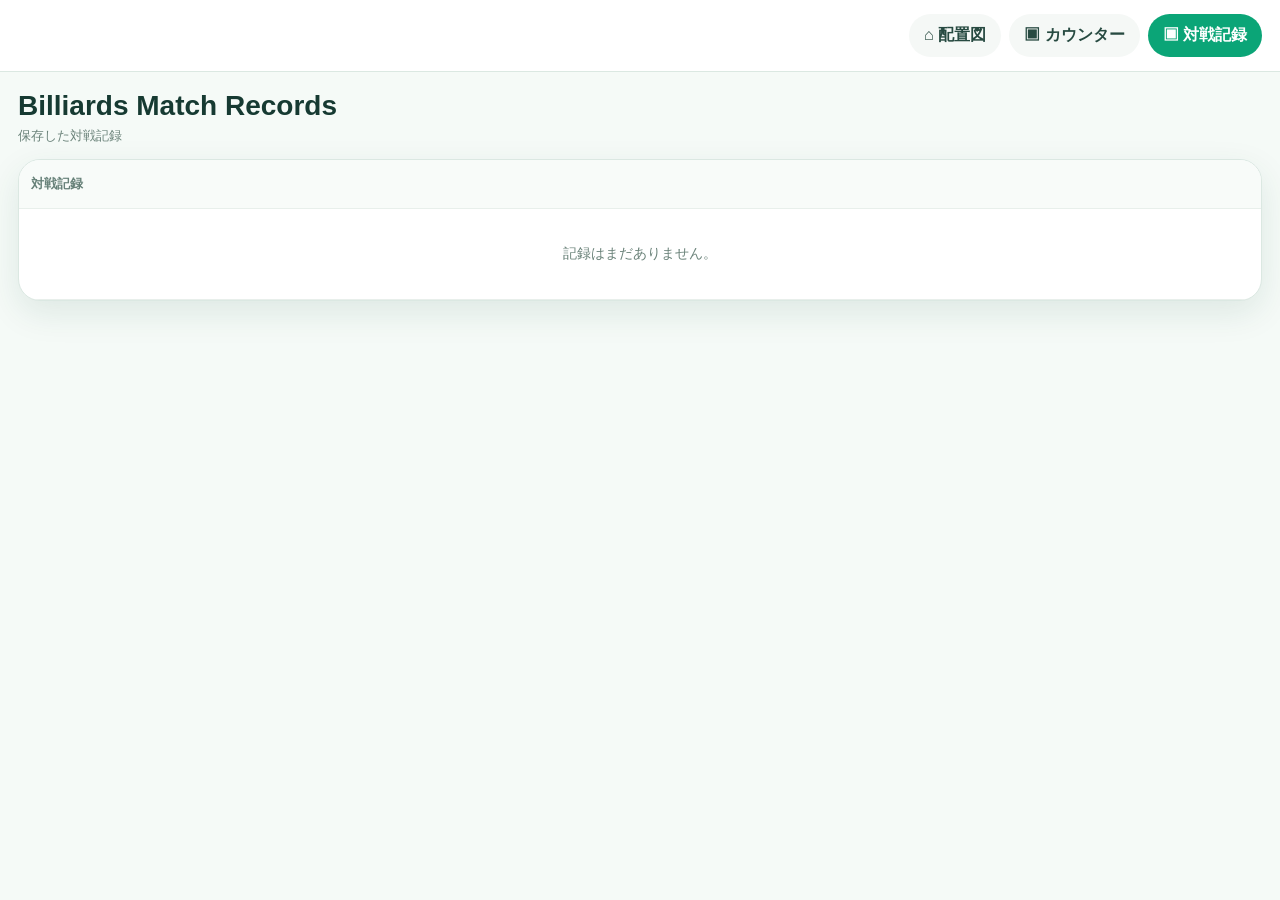
<file: backup/billiards-match-records-2026-09-21-before-entry-form.html>
<!doctype html>
<html lang="ja">
<head>
<meta charset="UTF-8">
<meta name="viewport" content="width=device-width,initial-scale=1,viewport-fit=cover">
<meta name="theme-color" content="#ffffff">
<meta http-equiv="Cache-Control" content="no-cache, no-store, must-revalidate">
<title>Billiards Match Records</title>
<style>
:root{--green:#0ba577;--green2:#07845f;--line:#dbe8e2;--muted:#6b837a;--shadow:0 12px 34px rgba(24,77,62,.10)}
*{box-sizing:border-box}html,body{margin:0;min-height:100%;font-family:Inter,"Hiragino Kaku Gothic ProN","Yu Gothic",Meiryo,sans-serif;color:#163a32;background:#f5faf7}
button{font:inherit;cursor:pointer}.app-header{height:72px;background:#fff;border-bottom:1px solid var(--line);display:flex;align-items:center}
.header-inner{width:100%;max-width:1400px;margin:auto;padding:0 18px;display:flex;justify-content:flex-end}.topnav{display:flex;gap:8px;flex-wrap:nowrap;overflow:auto}
.topnav button{border:0;background:#f5f8f6;color:#274a41;border-radius:999px;padding:11px 15px;font-weight:800;white-space:nowrap}.topnav .active{background:var(--green);color:#fff}
.wrap{max-width:1400px;margin:0 auto;padding:18px}.page-head{display:flex;justify-content:space-between;align-items:flex-end;gap:16px;margin-bottom:14px}
.page-head h1{margin:0;font-size:28px}.page-head p{margin:5px 0 0;color:var(--muted);font-size:13px}
.panel{background:#fff;border:1px solid var(--line);border-radius:22px;box-shadow:var(--shadow);overflow:hidden}.table-wrap{overflow:auto}
table{width:100%;border-collapse:collapse;min-width:900px}th,td{padding:14px 12px;border-bottom:1px solid #e8efeb;text-align:left;vertical-align:top;font-size:14px;line-height:1.55}th{background:#f8fbf9;color:#668078;font-size:13px;white-space:nowrap}
small{font-size:12px;color:var(--muted)}.badge{display:inline-block;padding:4px 8px;border-radius:999px;font-weight:900}.win{background:#dff7ea;color:#087040}.lose{background:#ffe7e4;color:#bb3a31}.draw{background:#edf1ef;color:#4e625b}
.actions{display:flex;gap:6px;flex-wrap:nowrap}.actions button{border:0;border-radius:999px;background:#eef7f3;color:#07543d;padding:7px 10px;font-weight:900;white-space:nowrap}.actions .danger{background:#fff0ee;color:#b62222}
.empty{padding:34px;text-align:center;color:var(--muted)}@media(max-width:620px){.wrap{padding:10px}.page-head h1{font-size:23px}th,td{font-size:13px;padding:11px 9px}}
</style>
</head>
<body>
<header class="app-header"><div class="header-inner"><nav class="topnav">
<button type="button" onclick="location.href='index.html'">⌂ 配置図</button>
<button type="button" onclick="location.href='matches.html'">▣ カウンター</button>
<button class="active" type="button">▣ 対戦記録</button>
</nav></div></header>
<main class="wrap">
  <div class="page-head"><div><h1>Billiards Match Records</h1><p>保存した対戦記録</p></div></div>
  <section class="panel"><div class="table-wrap"><table><thead id="recordsHead"></thead><tbody id="recordsBody"></tbody></table></div></section>
</main>
<script>
const $=s=>document.querySelector(s);
const KEY='poolMatchRecords',DRAFT='poolMatchDraft';
function load(){try{const v=JSON.parse(localStorage.getItem(KEY));return Array.isArray(v)?v:[]}catch{return[]}}
function save(v){localStorage.setItem(KEY,JSON.stringify(v))}
function esc(v){return String(v??'').replace(/[&<>"']/g,m=>({'&':'&amp;','<':'&lt;','>':'&gt;','"':'&quot;',"'":'&#039;'}[m]))}
function norm(v){v=String(v??'').trim();return v==='自由入力'?'':v}
function pad(n){return String(Math.max(0,Math.floor(Number(n)||0))).padStart(2,'0')}
function fmtSec(s){s=Math.max(0,Math.floor(Number(s)||0));return pad(s/3600|0)+':'+pad((s%3600)/60|0)+':'+pad(s%60)}
function fmtMin(s){s=Math.max(0,Math.floor(Number(s)||0));return pad(s/60|0)+':'+pad(s%60)}
function resultClass(r){return r==='勝ち'?'win':r==='負け'?'lose':'draw'}
function formatSavedTime(value){if(!value)return'';const d=new Date(value);return Number.isNaN(d.getTime())?String(value):d.toLocaleString('ja-JP',{year:'numeric',month:'2-digit',day:'2-digit',hour:'2-digit',minute:'2-digit'})}
function clockText(r){if(!r.clockUsed)return'';return esc(norm(r.leftName)||'自分')+' '+fmtMin(r.clockLeft??0)+' / '+esc(norm(r.rightName)||'相手')+' '+fmtMin(r.clockRight??0)}
function meta(r){return[norm(r.game),norm(r.type),norm(r.race)].filter(Boolean).map(esc).join('<br>')}
function render(){
 const rows=load(), head=$('#recordsHead'), body=$('#recordsBody');
 if(!rows.length){head.innerHTML='<tr><th>対戦記録</th></tr>';body.innerHTML='<tr><td class="empty">記録はまだありません。</td></tr>';return}
 const hasShop=rows.some(r=>norm(r.shop)),hasLeft=rows.some(r=>norm(r.leftName)),hasRight=rows.some(r=>norm(r.rightName)||norm(r.opponent)),hasTime=rows.some(r=>Number(r.matchSec||0)>0),hasClock=rows.some(r=>!!r.clockUsed),hasMeta=rows.some(r=>[norm(r.game),norm(r.type),norm(r.race)].some(Boolean)),hasLM=rows.some(r=>(norm(r.layoutTitle)&&norm(r.layoutTitle)!=='配置図なし')||norm(r.memo));
 const cols=[
 {s:true,l:'日付',c:r=>esc(r.date)},{s:hasShop,l:'店舗',c:r=>esc(r.shop)},{s:hasLeft,l:'自分',c:r=>esc(r.leftName)},{s:hasRight,l:'相手',c:r=>esc(r.rightName||r.opponent)},
 {s:true,l:'スコア',c:r=>pad(r.left)+'-'+pad(r.right)},{s:true,l:'結果',c:r=>'<span class="badge '+resultClass(r.result)+'">'+esc(r.result)+'</span>'},
 {s:hasTime,l:'試合時間',c:r=>Number(r.matchSec||0)>0?fmtSec(r.matchSec):''},{s:hasClock,l:'チェスクロック',c:r=>clockText(r)},{s:hasMeta,l:'種目/形式/先取',c:r=>meta(r)},
 {s:hasLM,l:'配置図/メモ',c:r=>{const p=[];if(norm(r.layoutTitle)&&norm(r.layoutTitle)!=='配置図なし')p.push(esc(r.layoutTitle));if(r.layoutUpdatedAt)p.push('<small>配置更新：'+esc(formatSavedTime(r.layoutUpdatedAt))+'</small>');if(norm(r.memo))p.push('<small>'+esc(r.memo)+'</small>');return p.join('<br>')}},
 {s:true,l:'操作',c:r=>'<div class="actions"><button onclick="editRecord(\''+r.id+'\')">編集</button><button class="danger" onclick="deleteRecord(\''+r.id+'\')">削除</button></div>'}
 ].filter(x=>x.s);
 head.innerHTML='<tr>'+cols.map(x=>'<th>'+x.l+'</th>').join('')+'</tr>';
 body.innerHTML=rows.map(r=>'<tr>'+cols.map(x=>'<td>'+x.c(r)+'</td>').join('')+'</tr>').join('');
}
window.editRecord=id=>{const r=load().find(x=>String(x.id)===String(id));if(!r)return;localStorage.setItem(DRAFT,JSON.stringify({...r,recording:true,timeVisible:true,editingId:r.id}));location.href='matches.html'}
window.deleteRecord=id=>{if(!confirm('この記録を削除しますか？'))return;save(load().filter(x=>String(x.id)!==String(id)));render()}
window.addEventListener('storage',render);render();
</script>
</body></html>
</file>
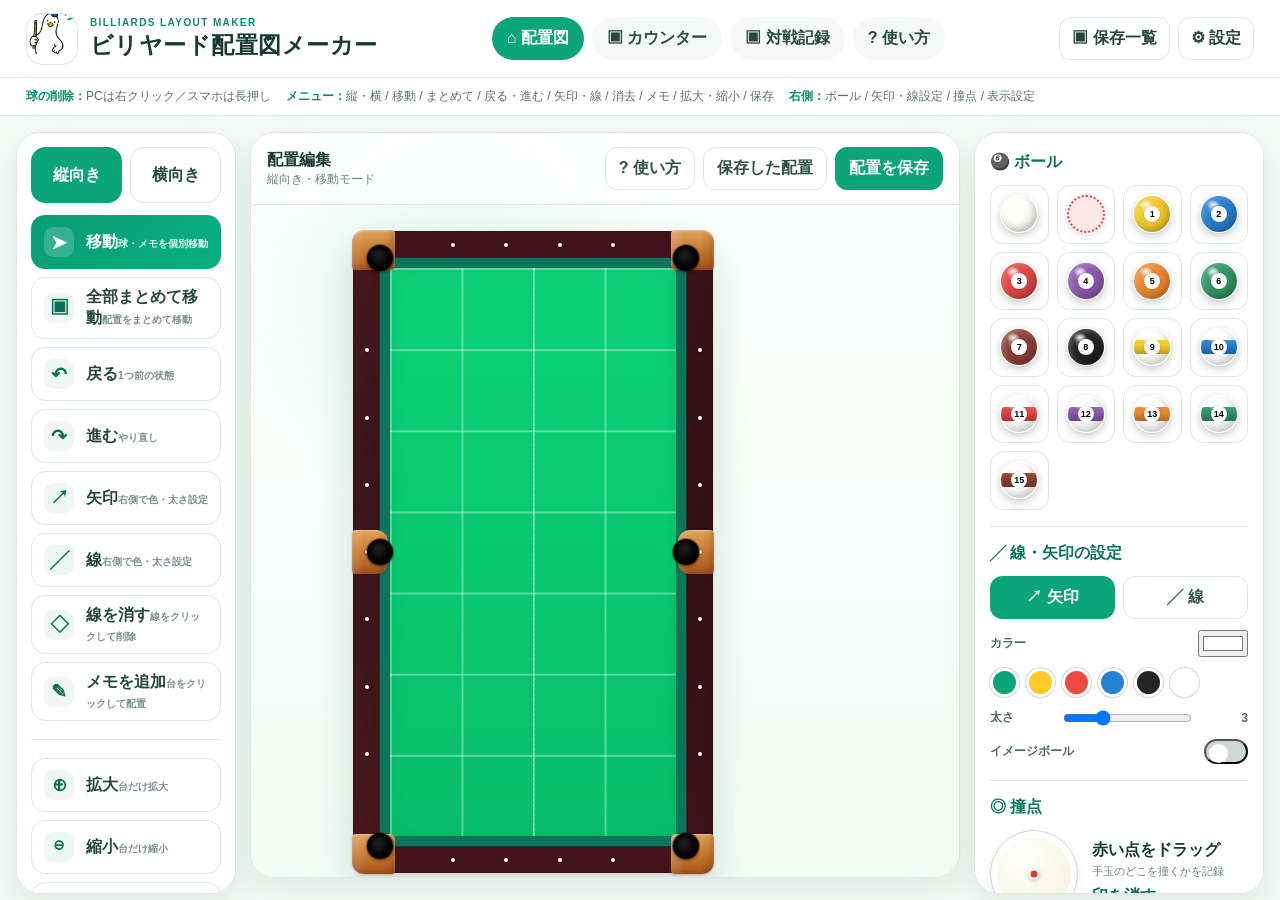
<file: backup/index-20260920-before-clean-white-redesign.html>
<!doctype html>
<html lang="ja">
<head>
<meta charset="utf-8">
<meta name="viewport" content="width=device-width,initial-scale=1,maximum-scale=1,user-scalable=no">
<title>ビリヤード配置図メーカー｜白UI試作</title>
<style>
:root{
  --green:#0ba577; --green2:#07845f; --deep:#123d35; --mint:#edf9f4;
  --line:#dbe8e2; --paper:#fff; --soft:#f8fbf9; --yellow:#ffc928;
  --shadow:0 12px 34px rgba(24,77,62,.10);
}
*{box-sizing:border-box}
html,body{margin:0;min-height:100%;font-family:Inter,"Hiragino Kaku Gothic ProN","Yu Gothic",Meiryo,sans-serif;color:#163a32;background:#f5faf7}
button,input,select,textarea{font:inherit}
button{cursor:pointer}
body{overflow-x:hidden}

.app-header{
  height:78px;background:#fff;border-bottom:1px solid var(--line);
  display:flex;align-items:center;justify-content:space-between;padding:0 26px;
  position:sticky;top:0;z-index:50
}
.brand{display:flex;align-items:center;gap:12px;min-width:260px}
.brand-ball{
  width:46px;height:46px;border-radius:50%;background:radial-gradient(circle at 35% 30%,#417b68,#12352d 70%);
  color:white;display:grid;place-items:center;font-weight:900;font-size:20px;border:2px solid #0a3229;
  box-shadow:inset 0 0 0 5px rgba(255,255,255,.06)
}
.brand small{display:block;letter-spacing:.14em;color:#0b8e67;font-weight:800;font-size:10px}
.brand h1{margin:2px 0 0;font-size:23px;letter-spacing:.02em}
.topnav{display:flex;align-items:center;gap:8px}
.topnav button{
  border:0;background:#f5f8f6;color:#274a41;border-radius:999px;padding:11px 15px;font-weight:800
}
.topnav button.active{background:var(--green);color:white}
.header-actions{display:flex;gap:8px}
.header-actions button{
  border:1px solid var(--line);background:white;border-radius:12px;padding:10px 12px;font-weight:800;color:#24443b
}

.quick-help{
  background:#fff;padding:10px 26px;border-bottom:1px solid var(--line);font-size:12px;color:#557168
}
.quick-help b{color:#0b8e67}
.layout{
  display:grid;grid-template-columns:220px minmax(520px,1fr) 290px;
  gap:14px;padding:16px;max-width:1536px;margin:0 auto;min-height:calc(100vh - 122px)
}
.panel{
  background:#fff;border:1px solid var(--line);border-radius:24px;box-shadow:var(--shadow)
}

/* left menu */
.left-panel{
  padding:14px;max-height:calc(100vh - 138px);overflow:auto;position:sticky;top:122px;align-self:start
}
.left-panel::-webkit-scrollbar{width:7px}
.left-panel::-webkit-scrollbar-thumb{background:#cdded6;border-radius:9px}
.orientation{display:grid;grid-template-columns:1fr 1fr;gap:8px;margin-bottom:12px}
.orientation button{
  min-height:56px;border:1px solid var(--line);background:#fff;border-radius:14px;font-weight:900;color:#264a40
}
.orientation button.active{background:var(--green);color:#fff;border-color:var(--green)}
.tool-list{display:grid;gap:8px}
.tool{
  width:100%;display:flex;align-items:center;gap:12px;min-height:54px;border:1px solid var(--line);
  border-radius:14px;background:#fff;color:#23463d;padding:9px 12px;font-weight:800;text-align:left
}
.tool .ico{
  width:30px;height:30px;border-radius:9px;background:#eef7f3;display:grid;place-items:center;
  font-size:19px;color:#0b6f56;flex:0 0 auto
}
.tool small{font-size:10px;color:#789087;font-weight:700}
.tool.active{background:linear-gradient(135deg,#0a9c72,#08b080);color:#fff;border-color:transparent}
.tool.active .ico{background:rgba(255,255,255,.18);color:#fff}
.tool.active small{color:#dff9ef}
.divider{height:1px;background:var(--line);margin:10px 0}
.danger{color:#8a3a35}.danger .ico{color:#b04b43;background:#fff1ef}

/* center */
.center-panel{
  position:relative;min-height:760px;overflow:hidden;background:
    radial-gradient(circle at 30% 20%,rgba(13,170,123,.08),transparent 32%),
    linear-gradient(#fcfffd,#f3fbf7);
  display:flex;flex-direction:column
}
.center-top{
  display:flex;justify-content:space-between;align-items:center;padding:14px 16px;border-bottom:1px solid var(--line);background:rgba(255,255,255,.78)
}
.center-top .status{font-size:12px;color:#6b837a}
.center-actions{display:flex;gap:8px}
.center-actions button{
  border:1px solid var(--line);background:#fff;border-radius:12px;padding:10px 13px;font-weight:900;color:#2d5148
}
.center-actions .primary{background:var(--green);color:#fff;border-color:var(--green)}
.stage{
  position:relative;flex:1;min-height:680px;display:grid;place-items:center;padding:26px 180px 48px 36px
}
.table-shell{position:relative;transform-origin:center;transition:transform .15s ease}
.table{
  width:360px;height:600px;border-radius:24px;padding:18px;position:relative;
  background:linear-gradient(90deg,#7b421f,#b66a34 13%,#8a451d 28%,#c37a40 55%,#7b421f 100%);
  box-shadow:0 24px 42px rgba(44,62,55,.20),inset 0 0 0 4px rgba(74,34,13,.42);
  transition:width .24s ease,height .24s ease
}
.table.landscape{width:650px;height:380px}
.cloth{
  position:relative;width:100%;height:100%;overflow:hidden;border-radius:12px;background:#08a978;
  border:2px solid rgba(0,0,0,.18);touch-action:none;
}
.cloth.grid{
  background-color:#08a978;
  background-image:linear-gradient(rgba(255,255,255,.25) 1px,transparent 1px),
                   linear-gradient(90deg,rgba(255,255,255,.25) 1px,transparent 1px);
  background-size:25% 16.666%;
}
.cloth:before{
  content:"";position:absolute;left:50%;top:0;bottom:0;border-left:1px dashed rgba(255,255,255,.32)
}
.table.landscape .cloth:before{left:0;right:0;top:50%;bottom:auto;border-left:0;border-top:1px dashed rgba(255,255,255,.32)}
.pocket{position:absolute;width:30px;height:30px;border-radius:50%;background:#0b0c0c;z-index:5;box-shadow:inset 0 0 0 2px #000}
.p1{left:4px;top:4px}.p2{right:4px;top:4px}.p3{left:4px;top:50%;transform:translateY(-50%)}.p4{right:4px;top:50%;transform:translateY(-50%)}.p5{left:4px;bottom:4px}.p6{right:4px;bottom:4px}
.table.landscape .p3{left:50%;top:4px;transform:translateX(-50%)}.table.landscape .p4{left:50%;right:auto;top:auto;bottom:4px;transform:translateX(-50%)}
.ball{
  position:absolute;width:34px;height:34px;border-radius:50%;transform:translate(-50%,-50%);
  display:grid;place-items:center;font-weight:900;font-size:11px;color:#101010;border:2px solid rgba(255,255,255,.92);
  box-shadow:0 3px 8px rgba(0,0,0,.24);z-index:10;user-select:none;touch-action:none
}
.ball span{background:#fff;border-radius:50%;min-width:15px;height:15px;display:grid;place-items:center;font-size:9px}
.ball.cue span{display:none}
.ball.ghost{background:rgba(255,255,255,.18)!important;border:2px dashed rgba(255,255,255,.9);box-shadow:none}
.ball.ghost span{display:none}
#lineSvg{position:absolute;inset:0;width:100%;height:100%;overflow:visible;z-index:8;pointer-events:none}
.draw-line{pointer-events:stroke}
.note{
  position:absolute;z-index:12;min-width:90px;max-width:190px;padding:7px 9px;border-radius:10px;
  background:#fff7d7;color:#3a493f;border:1px solid #f0dc95;box-shadow:0 5px 14px rgba(0,0,0,.10);
  font-size:12px;font-weight:800;transform:translate(-50%,-50%);touch-action:none
}
.table-hint{
  position:absolute;left:50%;bottom:-38px;transform:translateX(-50%);
  background:white;border:1px solid var(--line);border-radius:999px;padding:8px 14px;font-size:11px;font-weight:800;color:#557168;white-space:nowrap
}

/* mascot / GPT-pet-ish */
.pet-zone{position:absolute;right:10px;bottom:8px;width:180px;height:250px;pointer-events:none;z-index:20}
.pet-bubble{
  position:absolute;right:4px;top:0;width:154px;background:#fffdf6;border:1px solid #e7e1ce;border-radius:28px;
  padding:13px 15px;font-size:12px;font-weight:900;line-height:1.55;box-shadow:0 8px 24px rgba(64,82,72,.10);
  transform:rotate(-4deg);opacity:.94
}
.pet-bubble:after{content:"";position:absolute;right:38px;bottom:-13px;border:8px solid transparent;border-top-color:#fffdf6;transform:rotate(-18deg)}
.pet{
  position:absolute;width:125px;right:4px;bottom:0;filter:drop-shadow(0 7px 5px rgba(50,70,60,.12));
  animation:petBob 2.6s ease-in-out infinite
}
@keyframes petBob{0%,100%{transform:translate(0,0) rotate(-1deg)}50%{transform:translate(-5px,-9px) rotate(2deg)}}
.pet-zone.walk .pet{animation:petWalk 5.4s ease-in-out infinite}
@keyframes petWalk{
  0%,100%{transform:translate(0,0) rotate(-1deg)}
  30%{transform:translate(-25px,-8px) rotate(3deg)}
  55%{transform:translate(-48px,1px) rotate(-2deg)}
  78%{transform:translate(-20px,-12px) rotate(2deg)}
}

/* right */
.right-panel{padding:15px;max-height:calc(100vh - 138px);overflow:auto;position:sticky;top:122px;align-self:start}
.section{padding:4px 0 16px}.section+.section{border-top:1px solid var(--line);padding-top:16px}
.section-title{display:flex;align-items:center;gap:8px;font-weight:950;color:#0b7557;margin-bottom:12px}
.ball-palette{display:grid;grid-template-columns:repeat(4,1fr);gap:8px}
.ball-pick{
  aspect-ratio:1;border:1px solid var(--line);border-radius:13px;background:#fff;display:grid;place-items:center;padding:5px
}
.mini-ball{
  width:36px;height:36px;border-radius:50%;display:grid;place-items:center;font-size:10px;font-weight:900;border:2px solid white;box-shadow:0 2px 7px rgba(0,0,0,.18)
}
.mini-ball span{background:white;border-radius:50%;width:15px;height:15px;display:grid;place-items:center}
.controls-grid{display:grid;gap:11px}
.row{display:flex;align-items:center;justify-content:space-between;gap:10px;font-size:12px;color:#4d695f;font-weight:800}
.swatches{display:flex;gap:7px;flex-wrap:wrap}
.swatch{width:29px;height:29px;border-radius:50%;border:3px solid #fff;box-shadow:0 0 0 1px #cbdad3}
.swatch.active{box-shadow:0 0 0 3px #0a9f73}
.line-type{display:grid;grid-template-columns:1fr 1fr;gap:8px}
.line-type button{border:1px solid var(--line);background:#fff;border-radius:12px;padding:10px;font-weight:900;color:#34584e}
.line-type button.active{background:var(--green);color:#fff;border-color:var(--green)}
.switch{position:relative;width:44px;height:25px;border-radius:999px;background:#ccd9d3;flex:0 0 auto}
.switch i{position:absolute;width:19px;height:19px;top:3px;left:3px;border-radius:50%;background:#fff;transition:.18s}
.switch.on{background:var(--green)}.switch.on i{left:22px}
.cue-card{display:flex;align-items:center;gap:14px}
.cue-diagram{
  width:88px;height:88px;border-radius:50%;background:radial-gradient(circle at 38% 32%,#fff,#f5f3df 72%,#ddd9c9);
  border:1px solid #cfd9d3;box-shadow:inset 0 0 0 6px #fff,0 4px 12px rgba(0,0,0,.08);position:relative;touch-action:none
}
.tip-dot{position:absolute;width:11px;height:11px;border-radius:50%;background:#e43b30;border:2px solid white;box-shadow:0 1px 4px rgba(0,0,0,.25);transform:translate(-50%,-50%)}
.cue-side button{border:0;background:none;color:#0b6f56;text-decoration:underline;font-weight:900;padding:0;margin-top:7px}
.tip-help{font-size:11px;color:#6c8179;margin-top:3px}
.guide-foot{margin:14px 16px 16px;background:#eaf8f2;border-radius:16px;padding:12px 14px;font-size:11px;color:#49685e;line-height:1.7}
.guide-foot b{color:#07865f}

/* dialogs */
dialog{border:0;border-radius:22px;box-shadow:0 28px 80px rgba(16,48,39,.25);max-width:min(680px,92vw);color:#173c33}
dialog::backdrop{background:rgba(11,39,31,.34);backdrop-filter:blur(3px)}
.dialog-head{display:flex;justify-content:space-between;align-items:center;gap:18px}
.dialog-head h2{margin:0}.dialog-head button{border:0;background:#eef5f2;border-radius:10px;padding:8px 11px}
.guide-list{padding-left:22px;line-height:1.7}.guide-list li{margin:9px 0}.guide-list b{display:block;color:#0a7758}
.saved-list{display:grid;gap:9px;min-width:min(520px,80vw);margin-top:14px}
.saved-item{display:flex;align-items:center;justify-content:space-between;gap:10px;border:1px solid var(--line);border-radius:13px;padding:11px}
.saved-item button{border:0;border-radius:9px;padding:7px 9px;font-weight:800}.open-btn{background:#e8f7f1;color:#087457}.delete-btn{background:#fff0ee;color:#a23d35}
.memo-dialog textarea{width:100%;min-height:110px;border:1px solid var(--line);border-radius:12px;padding:10px;margin:12px 0}
.memo-dialog .actions{display:flex;justify-content:flex-end;gap:8px}.memo-dialog button{border:0;border-radius:10px;padding:9px 12px;font-weight:900}
.memo-dialog .ok{background:var(--green);color:#fff}

@media(max-width:1100px){
  .layout{grid-template-columns:190px minmax(430px,1fr) 250px}
  .stage{padding-right:145px}
  .pet-zone{transform:scale(.88);transform-origin:bottom right}
}
@media(max-width:860px){
  .app-header{height:auto;min-height:68px;padding:10px 13px}.brand h1{font-size:18px}.topnav{display:none}.header-actions{display:none}
  .quick-help{padding:8px 12px}
  .layout{grid-template-columns:76px 1fr;gap:8px;padding:8px}
  .left-panel{padding:8px;top:98px}.orientation{grid-template-columns:1fr}.orientation button{min-height:44px;font-size:12px}
  .tool{padding:7px;justify-content:center}.tool .text{display:none}.tool .ico{width:40px;height:40px}
  .center-panel{min-height:690px}.stage{padding:20px 10px 190px}
  .right-panel{position:relative;top:auto;grid-column:1/-1;max-height:none}
  .pet-zone{right:0;bottom:4px;transform:scale(.76);transform-origin:bottom right}
  .table{width:300px;height:500px}.table.landscape{width:560px;height:320px}
}

/* ===== Realistic table / ball visual override ===== */
#diagram{scroll-margin-top:118px}
.table{border-radius:22px;padding:17px;background:repeating-linear-gradient(0deg,rgba(255,255,255,.045) 0 1px,rgba(45,19,6,.045) 1px 3px,transparent 3px 7px),linear-gradient(90deg,#5b2810 0%,#8d421d 5%,#c06c37 11%,#793617 20%,#a85024 31%,#d17e43 45%,#91431c 57%,#b7602d 72%,#743116 84%,#bc6934 94%,#5f2910 100%);border:2px solid #4a210d;box-shadow:0 22px 38px rgba(25,55,45,.20),inset 0 0 0 2px rgba(255,205,153,.17),inset 0 0 0 5px rgba(51,20,7,.28)}
.table:before{inset:7px;border-radius:17px;box-shadow:inset 0 2px 3px rgba(255,220,180,.20),inset 0 -4px 7px rgba(30,9,2,.33),0 0 0 1px rgba(24,9,3,.35)}
.table:after{inset:16px;border-radius:11px;box-shadow:inset 0 0 0 10px #0c8667,inset 0 1px 1px rgba(255,255,255,.15),inset 0 -2px 3px rgba(0,0,0,.22)}
.cloth{border-radius:9px;background:radial-gradient(ellipse at 45% 34%,rgba(31,206,152,.16),transparent 42%),linear-gradient(110deg,#0aac7d 0%,#0caf7e 42%,#08a476 70%,#07986d 100%);box-shadow:inset 0 0 25px rgba(0,0,0,.06),inset 0 1px 2px rgba(255,255,255,.12)}
.cloth.grid{background-image:linear-gradient(rgba(255,255,255,.30) 1.5px,transparent 1.5px),linear-gradient(90deg,rgba(255,255,255,.30) 1.5px,transparent 1.5px),radial-gradient(ellipse at 45% 34%,rgba(31,206,152,.16),transparent 42%),linear-gradient(110deg,#0aac7d 0%,#0caf7e 42%,#08a476 70%,#07986d 100%);background-size:25% 16.666%,25% 16.666%,100% 100%,100% 100%}
.pocket{width:31px;height:31px;background:radial-gradient(circle at 42% 38%,#161616 0 20%,#050505 58%,#000 100%);border:1px solid #2b1307;box-shadow:inset 0 0 7px #000,0 0 0 2px rgba(67,28,8,.55),0 2px 3px rgba(0,0,0,.35)}
.p1{left:2px;top:2px}.p2{right:2px;top:2px}.p3{left:2px}.p4{right:2px}.p5{left:2px;bottom:2px}.p6{right:2px;bottom:2px}
.rail-sights{position:absolute;z-index:6;pointer-events:none;display:flex;justify-content:space-evenly;align-items:center}.rail-sights i{width:5px;height:5px;background:#fff;transform:rotate(45deg);border-radius:1px;box-shadow:0 0 0 1px rgba(70,33,12,.23),0 1px 2px rgba(0,0,0,.25)}
.rail-sights-top{left:45px;right:45px;top:7px;height:10px}.rail-sights-bottom{left:45px;right:45px;bottom:7px;height:10px}.rail-sights-left{top:43px;bottom:43px;left:7px;width:10px;flex-direction:column}.rail-sights-right{top:43px;bottom:43px;right:7px;width:10px;flex-direction:column}
.table.landscape .rail-sights-top,.table.landscape .rail-sights-bottom{left:55px;right:55px}.table.landscape .rail-sights-left,.table.landscape .rail-sights-right{top:46px;bottom:46px}
.ball{width:33px;height:33px;border:1.5px solid rgba(255,255,255,.96);box-shadow:0 3px 7px rgba(0,0,0,.30),inset -4px -5px 7px rgba(0,0,0,.20),inset 3px 3px 6px rgba(255,255,255,.24)}
.ball:before{inset:3px auto auto 5px;width:34%;height:25%;background:radial-gradient(ellipse at center,rgba(255,255,255,.92),rgba(255,255,255,.12) 72%,transparent 74%)}
.ball.solid{background:radial-gradient(circle at 35% 30%,rgba(255,255,255,.72) 0 7%,rgba(255,255,255,.18) 15%,transparent 24%),radial-gradient(circle at 42% 38%,var(--ball-color) 0 58%,color-mix(in srgb,var(--ball-color) 72%,black) 100%)}
.ball.stripe{background:radial-gradient(circle at 35% 30%,rgba(255,255,255,.74) 0 7%,rgba(255,255,255,.18) 15%,transparent 24%),radial-gradient(circle at 50% 45%,#fff 0 64%,#e5e5e1 100%)}
.ball.stripe:after{left:-8%;right:-8%;top:31%;height:38%;background:linear-gradient(180deg,color-mix(in srgb,var(--ball-color) 92%,white) 0%,var(--ball-color) 30%,color-mix(in srgb,var(--ball-color) 76%,black) 100%);box-shadow:inset 0 1px 1px rgba(255,255,255,.26),inset 0 -1px 2px rgba(0,0,0,.12)}
.ball.cue{background:radial-gradient(circle at 34% 29%,#fff 0 8%,rgba(255,255,255,.45) 17%,transparent 26%),radial-gradient(circle at 45% 42%,#fffef8 0 52%,#ebe8dc 78%,#d5d1c4 100%)}
.ball span{min-width:15px;height:15px;font-size:8px;box-shadow:0 0 0 1px rgba(0,0,0,.08),inset 0 1px 1px rgba(255,255,255,.7)}
.mini-ball{--ball-color:#fff;position:relative;overflow:hidden;width:38px;height:38px;background:#fff;border:1.5px solid rgba(255,255,255,.98);box-shadow:0 3px 8px rgba(0,0,0,.22),inset -4px -5px 7px rgba(0,0,0,.18),inset 3px 3px 6px rgba(255,255,255,.24)}
.mini-ball:before{content:"";position:absolute;left:6px;top:4px;width:12px;height:9px;border-radius:50%;background:radial-gradient(ellipse at center,rgba(255,255,255,.92),rgba(255,255,255,.08) 72%,transparent 74%);z-index:2}
.mini-ball.solid{background:radial-gradient(circle at 38% 34%,rgba(255,255,255,.22) 0 15%,transparent 23%),radial-gradient(circle at 45% 42%,var(--ball-color) 0 58%,color-mix(in srgb,var(--ball-color) 72%,black) 100%)}
.mini-ball.stripe{background:radial-gradient(circle at 45% 42%,#fff 0 62%,#e7e6e2 100%)}
.mini-ball.stripe:after{content:"";position:absolute;left:-8%;right:-8%;top:31%;height:38%;background:linear-gradient(180deg,color-mix(in srgb,var(--ball-color) 92%,white),var(--ball-color) 38%,color-mix(in srgb,var(--ball-color) 76%,black));border-radius:999px;z-index:1}
.mini-ball.cue{background:radial-gradient(circle at 35% 30%,#fff 0 10%,rgba(255,255,255,.35) 17%,transparent 25%),radial-gradient(circle at 45% 42%,#fffef8 0 52%,#ebe8dc 78%,#d5d1c4 100%)}
.mini-ball span{position:relative;z-index:3;width:16px;height:16px;font-size:9px;box-shadow:0 0 0 1px rgba(0,0,0,.07)}


/* ===== V5 TABLE VISUAL REPLACEMENT ONLY ===== */
#diagram .table{
  width:360px;height:600px;padding:27px;border:0;border-radius:11px;position:relative;overflow:visible;
  background:linear-gradient(90deg,rgba(255,255,255,.025),transparent 15% 85%,rgba(0,0,0,.10)),linear-gradient(180deg,#42121d 0%,#351018 48%,#45131e 100%);
  box-shadow:0 18px 36px rgba(34,67,55,.18),inset 0 0 0 1px rgba(30,6,12,.34);transition:width .24s ease,height .24s ease
}
#diagram .table.landscape{width:650px;height:380px}
#diagram .table::before,#diagram .table::after{content:none!important;display:none!important}
#diagram .cloth{position:relative;width:100%;height:100%;overflow:hidden;border-radius:2px;border:10px solid #0d765a;background:linear-gradient(180deg,#0ccf76 0%,#08c86f 52%,#08bd69 100%);background-clip:padding-box;box-shadow:inset 0 0 18px rgba(0,0,0,.055),0 0 0 1px rgba(4,82,58,.58);touch-action:none}
#diagram .cloth.grid{background-image:linear-gradient(rgba(255,255,255,.34) 1.5px,transparent 1.5px),linear-gradient(90deg,rgba(255,255,255,.34) 1.5px,transparent 1.5px),linear-gradient(180deg,#0ccf76 0%,#08c86f 52%,#08bd69 100%);background-size:25% 16.666%,25% 16.666%,100% 100%}
#diagram .cloth::before{content:"";position:absolute;left:50%;top:0;bottom:0;border-left:1px dashed rgba(255,255,255,.27);pointer-events:none}
#diagram .table.landscape .cloth::before{left:0;right:0;top:50%;bottom:auto;border-left:0;border-top:1px dashed rgba(255,255,255,.27)}
#diagram .corner-cap,#diagram .side-cap{position:absolute;z-index:3;display:block;pointer-events:none;background:linear-gradient(90deg,rgba(255,255,255,.18),transparent 32% 70%,rgba(75,29,5,.18)),linear-gradient(180deg,#e0a35a 0%,#c87a31 50%,#a9561f 100%);box-shadow:inset 0 1px 2px rgba(255,235,191,.55),inset 0 -3px 5px rgba(103,42,8,.28),0 1px 2px rgba(47,20,6,.22)}
#diagram .corner-cap{width:43px;height:40px}
#diagram .cap-tl{left:-1px;top:-1px;border-radius:12px 4px 5px 4px}#diagram .cap-tr{right:-1px;top:-1px;border-radius:4px 12px 4px 5px}#diagram .cap-bl{left:-1px;bottom:-1px;border-radius:4px 5px 4px 12px}#diagram .cap-br{right:-1px;bottom:-1px;border-radius:5px 4px 12px 4px}
#diagram .side-cap{width:36px;height:44px;top:50%;transform:translateY(-50%)}#diagram .side-left{left:-1px;border-radius:4px 12px 12px 4px}#diagram .side-right{right:-1px;border-radius:12px 4px 4px 12px}
#diagram .table.landscape .side-left{width:44px;height:36px;left:50%;right:auto;top:-1px;bottom:auto;transform:translateX(-50%);border-radius:4px 4px 12px 12px}
#diagram .table.landscape .side-right{width:44px;height:36px;left:50%;right:auto;top:auto;bottom:-1px;transform:translateX(-50%);border-radius:12px 12px 4px 4px}
#diagram .rail-sights{position:absolute;z-index:5;pointer-events:none;display:flex;justify-content:space-evenly;align-items:center}
#diagram .rail-sights i{width:4px;height:4px;border-radius:50%;background:#fff;transform:none;box-shadow:0 0 0 1px rgba(42,12,17,.22),0 1px 2px rgba(0,0,0,.20)}
#diagram .rail-sights-top{left:49px;right:49px;top:10px;height:7px}#diagram .rail-sights-bottom{left:49px;right:49px;bottom:10px;height:7px}#diagram .rail-sights-left{top:54px;bottom:54px;left:10px;width:7px;flex-direction:column}#diagram .rail-sights-right{top:54px;bottom:54px;right:10px;width:7px;flex-direction:column}
#diagram .table.landscape .rail-sights-top,#diagram .table.landscape .rail-sights-bottom{left:64px;right:64px}#diagram .table.landscape .rail-sights-left,#diagram .table.landscape .rail-sights-right{top:50px;bottom:50px}
#diagram .pocket{position:absolute;width:26px;height:26px;border-radius:50%;z-index:8;background:radial-gradient(circle at 42% 38%,#1d1d1d 0 12%,#080808 48%,#000 78%);border:1px solid rgba(0,0,0,.72);box-shadow:inset 0 0 6px #000,0 0 0 1px rgba(44,15,8,.42),0 2px 3px rgba(0,0,0,.30)}
#diagram .p1{left:14px;top:14px}#diagram .p2{right:14px;top:14px}#diagram .p3{left:14px;top:50%;transform:translateY(-50%)}#diagram .p4{right:14px;top:50%;transform:translateY(-50%)}#diagram .p5{left:14px;bottom:14px}#diagram .p6{right:14px;bottom:14px}
#diagram .table.landscape .p3{left:50%;right:auto;top:14px;bottom:auto;transform:translateX(-50%)}#diagram .table.landscape .p4{left:50%;right:auto;top:auto;bottom:14px;transform:translateX(-50%)}
#diagram .ball{--ball-color:#fff;width:33px;height:33px;border-radius:50%;overflow:hidden;border:1.5px solid rgba(255,255,255,.96);box-shadow:0 3px 7px rgba(0,0,0,.28),inset -4px -5px 7px rgba(0,0,0,.18),inset 3px 3px 6px rgba(255,255,255,.24);background:#fff}
#diagram .ball::before{content:"";position:absolute;left:5px;top:4px;width:12px;height:9px;border-radius:50%;background:radial-gradient(ellipse at center,rgba(255,255,255,.90),rgba(255,255,255,.10) 72%,transparent 74%);z-index:4;pointer-events:none}
#diagram .ball.solid{background:radial-gradient(circle at 40% 36%,rgba(255,255,255,.18) 0 12%,transparent 22%),radial-gradient(circle at 45% 42%,var(--ball-color) 0 58%,color-mix(in srgb,var(--ball-color) 70%,black) 100%)}
#diagram .ball.stripe{background:radial-gradient(circle at 45% 42%,#fff 0 62%,#e7e5df 100%)}
#diagram .ball.stripe::after{content:"";position:absolute;left:-8%;right:-8%;top:31%;height:38%;z-index:1;border-radius:999px;background:linear-gradient(180deg,color-mix(in srgb,var(--ball-color) 90%,white),var(--ball-color) 36%,color-mix(in srgb,var(--ball-color) 76%,black))}
#diagram .ball.cue{background:radial-gradient(circle at 35% 30%,#fff 0 10%,rgba(255,255,255,.38) 18%,transparent 26%),radial-gradient(circle at 45% 42%,#fffef8 0 52%,#ebe8dc 78%,#d5d1c4 100%)}
#diagram .ball span{position:relative;z-index:5;width:15px;min-width:15px;height:15px;font-size:8px;color:#101010}


/* ==========================================================
   V6 adjustments
   - slightly taller portrait table without moving its visual position
   - one extra grid block vertically
   - tray drag/drop + crosshair guide
   - preserve existing UI layout without page scrolling
   ========================================================== */

/* Keep the whole application fitting in the current viewport. */
html,body{
  height:100%;
}
body{
  overflow:hidden;
}
.layout{
  min-height:0;
  height:calc(100vh - 122px);
}
.center-panel,
.stage{
  min-height:0;
}
.stage{
  overflow:hidden;
}

/* Portrait table: width and horizontal position remain the same.
   Only the height is increased a little. */
#diagram .table:not(.landscape){
  width:360px;
  height:min(646px, calc(100vh - 258px));
  min-height:612px;
}

/* Add one more visible vertical grid block.
   Existing 4 columns stay unchanged. */
#diagram .cloth.grid{
  background-size:
    25% 14.2857%,
    25% 14.2857%,
    100% 100%,
    100% 100%;
}

/* Landscape retains the current dimensions. */
#diagram .table.landscape{
  width:650px;
  height:380px;
}

/* Crosshair target guide copied from the behavior of the current GitHub version. */
.target-guide{
  position:absolute;
  inset:0;
  z-index:9;
  pointer-events:none;
}
.target-guide::before,
.target-guide::after{
  content:"";
  position:absolute;
  background:rgba(255,255,255,.64);
  box-shadow:0 0 3px rgba(0,0,0,.55);
}
.target-guide::before{
  left:var(--guide-x,50%);
  top:0;
  width:1px;
  height:100%;
}
.target-guide::after{
  left:0;
  top:var(--guide-y,50%);
  width:100%;
  height:1px;
}
.target-guide[hidden]{
  display:none;
}

/* Drag preview from right ball palette. */
.tray-drag-preview{
  position:fixed!important;
  z-index:9999!important;
  pointer-events:none!important;
  opacity:.88;
  transform:translate(-50%,-50%)!important;
  margin:0!important;
}

/* Make the right palette explicitly draggable. */
.ball-pick{
  touch-action:none;
  user-select:none;
  -webkit-user-select:none;
}



/* ==========================================================
   V8 MOBILE LAYOUT
   Dedicated phone UI while desktop remains unchanged.
   ========================================================== */
@media (max-width:760px){

  html,body{
    width:100%;
    min-width:0;
    height:auto;
    overflow-x:hidden;
    overflow-y:auto;
    background:#f5faf7;
  }

  body{
    -webkit-text-size-adjust:100%;
    overscroll-behavior-x:none;
  }

  .app-header{
    position:sticky;
    top:0;
    z-index:90;
    min-height:58px;
    height:58px;
    padding:7px 10px;
    border-bottom:1px solid var(--line);
  }

  .brand{
    min-width:0;
    gap:8px;
    flex:1;
  }

  .brand-ball{
    width:38px;
    height:38px;
    font-size:16px;
    flex:0 0 auto;
  }

  .brand small{
    font-size:8px;
    letter-spacing:.10em;
  }

  .brand h1{
    margin-top:1px;
    font-size:15px;
    white-space:nowrap;
  }

  .topnav,
  .header-actions,
  .quick-help{
    display:none!important;
  }

  .layout{
    display:flex!important;
    flex-direction:column;
    width:100%;
    max-width:none;
    min-height:0;
    height:auto!important;
    gap:8px;
    margin:0;
    padding:8px;
    overflow:visible;
  }

  .panel{
    width:100%;
    max-width:100%;
    border-radius:18px;
    box-shadow:0 6px 18px rgba(24,77,62,.07);
  }

  /* Order: menu -> settings/palette -> table */
  .left-panel{order:1}
  .right-panel{order:2}
  .center-panel{order:3}

  /* ----- top tools: no horizontal scrolling ----- */
  .left-panel{
    position:relative!important;
    top:auto!important;
    left:auto!important;
    right:auto!important;
    bottom:auto!important;
    align-self:stretch;
    width:100%;
    max-height:none!important;
    overflow:visible;
    padding:9px;
    border-radius:18px;
  }

  .orientation{
    display:grid!important;
    grid-template-columns:1fr 1fr;
    gap:7px;
    margin:0 0 8px;
  }

  .orientation button{
    min-height:44px;
    height:44px;
    border-radius:12px;
    font-size:14px;
    touch-action:manipulation;
  }

  .tool-list{
    display:grid!important;
    grid-template-columns:repeat(4,minmax(0,1fr));
    gap:7px;
    overflow:visible;
    padding:1px;
  }

  .tool-list .divider{
    display:none;
  }

  .tool{
    width:100%!important;
    min-width:0!important;
    min-height:62px;
    height:62px;
    padding:6px 4px!important;
    border-radius:13px;
    display:flex;
    flex-direction:column;
    justify-content:center!important;
    align-items:center;
    gap:2px;
    text-align:center;
  }

  .tool .ico{
    width:28px!important;
    height:28px!important;
    border-radius:9px;
    font-size:16px;
  }

  .tool .text{
    display:block!important;
    width:100%;
    font-size:9px;
    line-height:1.15;
    white-space:normal;
    text-align:center;
  }

  .tool .text small{
    display:none;
  }

  /* ----- settings / balls ----- */
  .right-panel{
    position:relative!important;
    top:auto!important;
    width:100%;
    max-height:none!important;
    overflow:visible;
    padding:10px;
    border-radius:18px;
  }

  .mobile-config-tabs{
    display:grid;
    grid-template-columns:repeat(4,1fr);
    gap:6px;
    margin-bottom:10px;
  }

  .mobile-config-tab{
    border:1px solid var(--line);
    background:#fff;
    color:#235248;
    border-radius:12px;
    min-height:42px;
    font-weight:900;
    font-size:11px;
  }

  .mobile-config-tab.active{
    background:var(--green);
    border-color:var(--green);
    color:#fff;
  }

  .mobile-panel{
    display:none;
  }

  .mobile-panel.mobile-active{
    display:block;
  }

  .section{
    padding:2px 0 8px;
  }

  .section+.section{
    border-top:none;
    padding-top:2px;
  }

  .section-title{
    margin-bottom:9px;
    font-size:13px;
  }

  .ball-palette{
    grid-template-columns:repeat(4,minmax(0,1fr));
    gap:7px;
  }

  .ball-pick{
    width:100%;
    min-width:0;
    padding:5px 3px;
    border-radius:10px;
    aspect-ratio:1;
    touch-action:none;
  }

  #diagram .mini-ball{
    width:34px;
    height:34px;
    min-width:34px;
    min-height:34px;
  }

  .line-type{
    gap:6px;
  }

  .line-type button{
    min-height:42px;
    padding:8px;
    font-size:12px;
  }

  .row{
    min-height:38px;
    font-size:11px;
  }

  .swatches{
    gap:8px;
  }

  .swatch{
    width:31px;
    height:31px;
  }

  .cue-card{
    align-items:center;
    gap:11px;
  }

  .cue-diagram{
    width:78px;
    height:78px;
    flex:0 0 78px;
  }

  .cue-side{
    min-width:0;
  }

  .cue-side b{
    font-size:12px;
  }

  .tip-help{
    font-size:9px;
  }

  /* ----- table area ----- */
  .center-panel{
    min-height:0!important;
    height:auto;
    overflow:visible;
    border-radius:18px;
  }

  .center-top{
    padding:9px 10px;
    gap:8px;
    align-items:center;
  }

  .center-top > div:first-child strong{
    font-size:13px;
  }

  .center-top .status{
    margin-top:2px;
    font-size:9px;
  }

  .center-actions{
    gap:5px;
    flex-wrap:nowrap;
  }

  .center-actions button{
    min-width:0;
    padding:8px 8px;
    border-radius:10px;
    font-size:10px;
    white-space:nowrap;
  }

  #guideCenter{
    display:none;
  }

  .stage{
    min-height:0!important;
    height:auto;
    overflow:visible;
    display:flex!important;
    flex-direction:column;
    justify-content:flex-start;
    align-items:center;
    padding:14px 6px 112px!important;
  }

  .table-shell{
    width:auto;
    max-width:100%;
    margin:0 auto;
    transform-origin:top center;
  }

  #diagram .table:not(.landscape){
    width:min(78vw,300px)!important;
    height:min(140vw,540px)!important;
    min-height:0!important;
  }

  #diagram .table.landscape{
    width:min(94vw,540px)!important;
    height:min(56vw,320px)!important;
    min-height:190px;
  }

  .table-hint{
    bottom:-34px;
    max-width:88vw;
    padding:7px 10px;
    font-size:9px;
    overflow:hidden;
    text-overflow:ellipsis;
  }

  #diagram .ball{
    width:30px;
    height:30px;
  }

  .pet-zone{
    display:block;
    position:absolute;
    right:6px;
    bottom:4px;
    width:98px;
    height:104px;
    pointer-events:none;
  }

  .pet{
    width:66px;
    right:1px;
    bottom:0;
  }

  .pet-bubble{
    width:98px;
    right:0;
    top:0;
    padding:7px 8px;
    border-radius:18px;
    font-size:8px;
    line-height:1.45;
  }

  .guide-foot{
    display:none;
  }

  dialog{
    max-width:calc(100vw - 24px);
    max-height:82vh;
    overflow:auto;
    border-radius:18px;
  }

  .saved-list{
    min-width:0;
    width:100%;
  }
}

@media (max-width:380px){
  .brand h1{
    font-size:14px;
  }

  .tool-list{
    grid-template-columns:repeat(3,minmax(0,1fr));
  }

  #diagram .table:not(.landscape){
    width:min(80vw,284px)!important;
    height:min(143vw,510px)!important;
  }

  .ball-palette{
    grid-template-columns:repeat(4,minmax(0,1fr));
    gap:5px;
  }

  #diagram .mini-ball{
    width:31px;
    height:31px;
    min-width:31px;
    min-height:31px;
  }

  .center-actions button{
    padding:7px 6px;
    font-size:9px;
  }
}


/* Ghost / image ball in the palette */
#diagram .mini-ball.ghost{
  background:rgba(255,64,64,.12);
  border:2px dotted #e14545;
  box-shadow:0 2px 7px rgba(0,0,0,.14);
}
#diagram .mini-ball.ghost::before{
  content:none;
}


/* ==========================================================
   V9 BRAND BIRD + MOBILE BOTTOM SHEET
   ========================================================== */
.brand-bird{
  width:52px;
  height:52px;
  border-radius:16px;
  background:#fff;
  display:grid;
  place-items:center;
  overflow:hidden;
  flex:0 0 auto;
  border:1px solid var(--line);
}
.brand-bird img{
  width:100%;
  height:100%;
  object-fit:contain;
}

/* pet mascot removed */
.pet-zone,
#petZone{
  display:none!important;
}

.mobile-dock,
.mobile-sheet{
  display:none;
}

@media (max-width:760px){

  .brand-bird{
    width:42px;
    height:42px;
    border-radius:12px;
  }

  /* Phone: keep the pool table prominent. */
  .layout{
    padding-bottom:78px!important;
  }

  /* Hide the desktop/large-phone tool and right panels from the main flow.
     Their controls are reused inside the bottom sheet. */
  .left-panel,
  .right-panel{
    display:none!important;
  }

  .center-panel{
    order:1!important;
    width:100%;
  }

  .stage{
    padding:12px 4px 44px!important;
  }

  #diagram .table:not(.landscape){
    width:min(88vw,330px)!important;
    height:min(158vw,595px)!important;
  }

  #diagram .table.landscape{
    width:min(96vw,560px)!important;
    height:min(56vw,326px)!important;
  }

  .mobile-dock{
    display:grid;
    position:fixed;
    left:8px;
    right:8px;
    bottom:8px;
    z-index:120;
    grid-template-columns:repeat(5,1fr);
    gap:5px;
    padding:6px;
    background:rgba(255,255,255,.96);
    border:1px solid var(--line);
    border-radius:18px;
    box-shadow:0 10px 28px rgba(20,60,49,.20);
    backdrop-filter:blur(12px);
  }

  .mobile-dock button{
    min-width:0;
    height:52px;
    border:0;
    background:transparent;
    border-radius:12px;
    color:#244d42;
    display:flex;
    flex-direction:column;
    align-items:center;
    justify-content:center;
    gap:1px;
    font-size:11px;
    font-weight:900;
  }

  .mobile-dock button span{
    font-size:20px;
    line-height:1;
  }

  .mobile-dock button b{
    font-size:9px;
    font-weight:900;
  }

  .mobile-dock button.active{
    background:var(--green);
    color:#fff;
  }

  .mobile-sheet{
    display:block;
    position:fixed;
    left:0;
    right:0;
    bottom:0;
    z-index:140;
    max-height:68vh;
    background:#fff;
    border-radius:22px 22px 0 0;
    box-shadow:0 -16px 42px rgba(20,55,45,.24);
    transform:translateY(105%);
    transition:transform .24s ease;
    overflow:hidden;
  }

  .mobile-sheet.open{
    transform:translateY(0);
  }

  .mobile-sheet-handle{
    width:48px;
    height:5px;
    border-radius:999px;
    background:#c8d7d0;
    margin:8px auto 3px;
  }

  .mobile-sheet-head{
    display:flex;
    align-items:center;
    justify-content:space-between;
    padding:7px 14px 10px;
    border-bottom:1px solid var(--line);
  }

  .mobile-sheet-head strong{
    font-size:15px;
    color:#164b3e;
  }

  .mobile-sheet-head button{
    width:36px;
    height:36px;
    border:0;
    border-radius:11px;
    background:#eef5f2;
    color:#31584d;
    font-size:22px;
  }

  .mobile-sheet-body{
    max-height:calc(68vh - 62px);
    overflow-y:auto;
    padding:12px 14px 20px;
    overscroll-behavior:contain;
  }

  .mobile-sheet-panel{
    display:none;
  }

  .mobile-sheet-panel.active{
    display:block;
  }

  .sheet-ball-palette{
    display:grid;
    grid-template-columns:repeat(5,1fr);
    gap:8px;
  }

  .sheet-ball-palette .ball-pick{
    width:100%;
    aspect-ratio:1;
    border:1px solid var(--line);
    border-radius:12px;
    background:#fff;
    display:grid;
    place-items:center;
    padding:4px;
    touch-action:none;
  }

  .sheet-ball-palette .mini-ball{
    width:38px;
    height:38px;
  }

  .sheet-note{
    margin:10px 2px 0;
    color:#6b8279;
    font-size:10px;
    line-height:1.6;
  }

  .sheet-copy .section{
    display:block!important;
    border:0!important;
    padding:0!important;
  }

  .sheet-copy .section-title{
    display:none;
  }

  .sheet-copy .controls-grid{
    gap:12px;
  }

  .sheet-copy .line-type{
    grid-template-columns:1fr 1fr;
  }

  .sheet-copy .cue-card{
    padding:6px 0;
  }

  .mobile-more-grid{
    display:grid;
    grid-template-columns:repeat(3,1fr);
    gap:8px;
  }

  .mobile-more-grid button{
    min-height:66px;
    border:1px solid var(--line);
    border-radius:14px;
    background:#fff;
    color:#214d41;
    display:flex;
    flex-direction:column;
    justify-content:center;
    align-items:center;
    gap:4px;
    font-weight:900;
    font-size:10px;
  }

  .mobile-more-grid button span{
    font-size:21px;
  }

  .mobile-more-grid button.danger{
    color:#9a3f38;
  }
}

@media (max-width:380px){
  .sheet-ball-palette{
    grid-template-columns:repeat(4,1fr);
  }
  .mobile-more-grid{
    grid-template-columns:repeat(3,1fr);
  }
}


@media (max-width:760px){
  .mobile-orientation{
    display:flex;
    gap:5px;
    margin-left:auto;
  }
  .mobile-orientation button{
    min-width:42px;
    min-height:38px;
    border:1px solid var(--line);
    background:#fff;
    color:#285247;
    border-radius:10px;
    font-size:11px;
    font-weight:900;
  }
}
@media (min-width:761px){
  .mobile-orientation{display:none!important}
}

</style>
</head>
<body>
<header class="app-header">
  <div class="brand">
    <div class="brand-bird"><img src="[data-uri]" alt="ビリヤードの鳥ロゴ"></div>
    <div><small>BILLIARDS LAYOUT MAKER</small><h1>ビリヤード配置図メーカー</h1></div>
  </div>
  <nav class="topnav">
    <button class="active">⌂ 配置図</button><button>▣ カウンター</button><button>▣ 対戦記録</button><button id="guideTop">? 使い方</button>
  </nav>
  <div class="header-actions"><button id="savedTop">▣ 保存一覧</button><button id="guideTop2">⚙ 設定</button></div>
</header>

<div class="quick-help">
  <b>球の削除：</b>PCは右クリック／スマホは長押し　
  <b>メニュー：</b>縦・横 / 移動 / まとめて / 戻る・進む / 矢印・線 / 消去 / メモ / 拡大・縮小 / 保存　
  <b>右側：</b>ボール / 矢印・線設定 / 撞点 / 表示設定
</div>

<main id="diagram" class="layout">
  <aside class="panel left-panel">
    <div class="orientation">
      <button id="portraitBtn" class="active">縦向き</button>
      <button id="landscapeBtn">横向き</button>
    </div>

    <div class="tool-list">
      <button class="tool active" data-tool="move"><span class="ico">➤</span><span class="text">移動<small>球・メモを個別移動</small></span></button>
      <button class="tool" data-tool="group"><span class="ico">▣</span><span class="text">全部まとめて移動<small>配置をまとめて移動</small></span></button>
      <button class="tool" id="undoBtn"><span class="ico">↶</span><span class="text">戻る<small>1つ前の状態</small></span></button>
      <button class="tool" id="redoBtn"><span class="ico">↷</span><span class="text">進む<small>やり直し</small></span></button>
      <button class="tool" data-tool="arrow"><span class="ico">↗</span><span class="text">矢印<small>右側で色・太さ設定</small></span></button>
      <button class="tool" data-tool="line"><span class="ico">╱</span><span class="text">線<small>右側で色・太さ設定</small></span></button>
      <button class="tool" data-tool="erase"><span class="ico">◇</span><span class="text">線を消す<small>線をクリックして削除</small></span></button>
      <button class="tool" data-tool="memo"><span class="ico">✎</span><span class="text">メモを追加<small>台をクリックして配置</small></span></button>
      <div class="divider"></div>
      <button class="tool" id="zoomInBtn"><span class="ico">⊕</span><span class="text">拡大<small>台だけ拡大</small></span></button>
      <button class="tool" id="zoomOutBtn"><span class="ico">⊖</span><span class="text">縮小<small>台だけ縮小</small></span></button>
      <button class="tool" id="zoomResetBtn"><span class="ico">⌗</span><span class="text">拡大リセット<small>100%へ戻す</small></span></button>
      <button class="tool" id="imageBtn"><span class="ico">⇩</span><span class="text">画像を保存<small>PNGで保存</small></span></button>
      <button class="tool" id="saveBtn"><span class="ico">💾</span><span class="text">配置を保存<small>ブラウザ内に保存</small></span></button>
      <div class="divider"></div>
      <button class="tool danger" id="resetBtn"><span class="ico">×</span><span class="text">リセット<small>配置を初期化</small></span></button>
    </div>
  </aside>

  <section class="panel center-panel">
    <div class="center-top">
      <div><strong>配置編集</strong><div class="status" id="status">縦向き・移動モード</div></div>
      <div class="center-actions">
        <button id="guideCenter">? 使い方</button>
        <button id="savedCenter">保存した配置</button>
        <button id="saveCenter" class="primary">配置を保存</button>
      </div>
    </div>

    <div class="stage" id="stage">
      <div class="table-shell" id="tableShell">
        <div class="table" id="table">
          <i class="corner-cap cap-tl" aria-hidden="true"></i>
          <i class="corner-cap cap-tr" aria-hidden="true"></i>
          <i class="corner-cap cap-bl" aria-hidden="true"></i>
          <i class="corner-cap cap-br" aria-hidden="true"></i>
          <i class="side-cap side-left" aria-hidden="true"></i>
          <i class="side-cap side-right" aria-hidden="true"></i>
          <div class="rail-sights rail-sights-top" aria-hidden="true"><i></i><i></i><i></i><i></i></div>
          <div class="rail-sights rail-sights-bottom" aria-hidden="true"><i></i><i></i><i></i><i></i></div>
          <div class="rail-sights rail-sights-left" aria-hidden="true"><i></i><i></i><i></i><i></i><i></i><i></i><i></i></div>
          <div class="rail-sights rail-sights-right" aria-hidden="true"><i></i><i></i><i></i><i></i><i></i><i></i><i></i></div>
          <b class="pocket p1"></b><b class="pocket p2"></b><b class="pocket p3"></b><b class="pocket p4"></b><b class="pocket p5"></b><b class="pocket p6"></b>
          <div class="cloth grid" id="cloth">
            <div id="targetGuide" class="target-guide" hidden></div>
            <svg id="lineSvg">
              <defs>
                <marker id="arrowHead" markerWidth="8" markerHeight="8" refX="7" refY="3.5" orient="auto">
                  <polygon points="0 0, 8 3.5, 0 7" fill="context-stroke"></polygon>
                </marker>
              </defs>
            </svg>
          </div>
        </div>
        <div class="table-hint">球をドラッグして配置 ／ 線・矢印は台の上でドラッグ</div>
      </div>
<div class="guide-foot">
      💡 <b>使い方のヒント</b>　ボールを選んで台へ配置。矢印・線・メモで動きを記録できます。横向きにしても、向きが変わるのはビリヤード台だけです。
    </div>
  </section>

  <aside class="panel right-panel">
<section class="section" id="panel-balls">
      <div class="section-title">🎱 ボール</div>
      <div class="ball-palette" id="ballPalette"></div>
    </section>

    <section class="section" id="panel-lines">
      <div class="section-title">╱ 線・矢印の設定</div>
      <div class="controls-grid">
        <div class="line-type">
          <button id="typeArrow" class="active">↗ 矢印</button>
          <button id="typeLine">╱ 線</button>
        </div>
        <div class="row"><span>カラー</span><input id="colorPicker" type="color" value="#ffffff"></div>
        <div class="swatches" id="swatches"></div>
        <div class="row"><span>太さ</span><input id="widthRange" type="range" min="1" max="8" value="3"><b id="widthValue">3</b></div>
        <div class="row"><span>イメージボール</span><button class="switch" id="ghostSwitch" aria-label="イメージボール"><i></i></button></div>
      </div>
    </section>

    <section class="section" id="panel-tip">
      <div class="section-title">◎ 撞点</div>
      <div class="cue-card">
        <div class="cue-diagram" id="cueDiagram"><span class="tip-dot" id="tipDot" style="left:50%;top:50%"></span></div>
        <div class="cue-side">
          <b>赤い点をドラッグ</b>
          <div class="tip-help">手玉のどこを撞くかを記録</div>
          <button id="tipClearBtn">印を消す</button>
        </div>
      </div>
    </section>

    <section class="section" id="panel-display">
      <div class="section-title">⚙ 表示設定</div>
      <div class="controls-grid">
        <div class="row"><span>グリッドを表示</span><button class="switch on" id="gridSwitch"><i></i></button></div>
        <div class="row"><span>ポケットを表示</span><button class="switch on" id="pocketSwitch"><i></i></button></div>
      </div>
    </section>
  </aside>
</main>


<nav class="mobile-dock" id="mobileDock" aria-label="スマホ編集メニュー">
  <button type="button" data-sheet="balls"><span>🎱</span><b>球</b></button>
  <button type="button" data-sheet="arrow"><span>↗</span><b>矢印</b></button>
  <button type="button" data-sheet="line"><span>╱</span><b>線</b></button>
  <button type="button" data-sheet="tip"><span>◎</span><b>撞点</b></button>
  <button type="button" data-sheet="more"><span>☰</span><b>その他</b></button>
</nav>

<section class="mobile-sheet" id="mobileSheet" aria-hidden="true">
  <div class="mobile-sheet-handle"></div>
  <div class="mobile-sheet-head">
    <strong id="mobileSheetTitle">球</strong>
    <button type="button" id="mobileSheetClose" aria-label="閉じる">×</button>
  </div>

  <div class="mobile-sheet-body">
    <div class="mobile-sheet-panel active" data-panel="balls">
      <div class="sheet-ball-palette" id="sheetBallPalette"></div>
      <p class="sheet-note">球をそのまま台へドラッグして配置できます。</p>
    </div>

    <div class="mobile-sheet-panel" data-panel="arrow">
      <div class="sheet-copy" id="sheetArrowSettings"></div>
    </div>

    <div class="mobile-sheet-panel" data-panel="line">
      <div class="sheet-copy" id="sheetLineSettings"></div>
    </div>

    <div class="mobile-sheet-panel" data-panel="tip">
      <div class="sheet-copy" id="sheetTipSettings"></div>
    </div>

    <div class="mobile-sheet-panel" data-panel="more">
      <div class="mobile-more-grid" id="mobileMoreGrid"></div>
    </div>
  </div>
</section>

<dialog id="guideDialog">
  <div class="dialog-head"><h2>配置の作り方</h2><button onclick="guideDialog.close()">×</button></div>
  <ol class="guide-list">
    <li><b>台の向きを選ぶ</b>「縦向き」「横向き」でビリヤード台だけが回転します。メニューや右側の設定欄は動きません。</li>
    <li><b>球を置く</b>右の球一覧を押すと台に追加されます。台の球はドラッグで移動できます。手玉は何個でも配置できます。</li>
    <li><b>矢印・線を描く</b>左の「矢印」「線」を押し、右側で色・太さを選んで台の上をドラッグします。ポップアップは出ません。</li>
    <li><b>移動・削除</b>球はPCでは右クリック、スマホでは長押しで削除。線は「線を消す」モードでクリックすると削除できます。</li>
    <li><b>まとめて移動</b>「全部まとめて」を選び、台の余白をドラッグすると球・線・メモをまとめて移動できます。</li>
    <li><b>メモ</b>「メモを追加」を押して台をクリックするとメモ入力画面が開きます。作成したメモもドラッグできます。</li>
    <li><b>撞点</b>右側の大きな手玉の赤い点をドラッグし、撞く位置を残せます。</li>
    <li><b>保存</b>「配置を保存」はブラウザ内に保存。「画像を保存」はPNG画像として書き出します。</li>
  </ol>
</dialog>

<dialog id="savedDialog">
  <div class="dialog-head"><h2>保存した配置</h2><button onclick="savedDialog.close()">×</button></div>
  <div class="saved-list" id="savedList"></div>
</dialog>

<dialog id="memoDialog" class="memo-dialog">
  <div class="dialog-head"><h2>ショットメモ</h2><button onclick="memoDialog.close()">×</button></div>
  <textarea id="memoText" placeholder="例：右下を撞いて、2クッションで戻す"></textarea>
  <div class="actions"><button onclick="memoDialog.close()">閉じる</button><button class="ok" id="memoOk">追加</button></div>
</dialog>

<script>
(() => {
const colors = {
  1:"#f4c928",2:"#237fce",3:"#df4540",4:"#8b58ae",5:"#eb862d",6:"#2f9563",7:"#8a3e36",8:"#222",
  9:"#f4c928",10:"#237fce",11:"#df4540",12:"#8b58ae",13:"#eb862d",14:"#2f9563",15:"#8a3e36"
};
const state = {
  orientation:"portrait", tool:"move", lineType:"arrow", lineColor:"#ffffff", lineWidth:3,
  zoom:1, grid:true, pockets:true, pet:true, ghost:false, tip:{x:.5,y:.5},
  balls:[], lines:[], notes:[], nextId:1
};
let undoStack=[], redoStack=[];
const $=s=>document.querySelector(s), $$=s=>[...document.querySelectorAll(s)];
const cloth=$("#cloth"), table=$("#table"), shell=$("#tableShell"), svg=$("#lineSvg");
const palette=$("#ballPalette"), status=$("#status");
const guideDialog=$("#guideDialog"), savedDialog=$("#savedDialog"), memoDialog=$("#memoDialog");
let pendingMemoPos=null, pointerAction=null;

function deep(){ return JSON.parse(JSON.stringify(state)); }
function snap(){
  undoStack.push(deep()); if(undoStack.length>40) undoStack.shift(); redoStack=[];
}
function restore(s){
  Object.keys(state).forEach(k=>delete state[k]); Object.assign(state,s); renderAll();
}
function undo(){ if(!undoStack.length)return; redoStack.push(deep()); restore(undoStack.pop()); }
function redo(){ if(!redoStack.length)return; undoStack.push(deep()); restore(redoStack.pop()); }

function ballBg(n){
  if(n===0) return "#fff";
  const c=colors[n];
  if(n<=8) return c;
  return `linear-gradient(${c} 0 28%,#fff 28% 72%,${c} 72%)`;
}
function buildPalette(){
  palette.innerHTML="";
  const items=["cue","ghost",...Array.from({length:15},(_,i)=>i+1)];

  items.forEach(item=>{
    const isCue=item==="cue";
    const isGhost=item==="ghost";
    const title=isCue?"手玉":isGhost?"イメージボール":`${item}番`;

    const b=document.createElement("button");
    b.className="ball-pick";
    b.title=title;
    b.type="button";

    const m=document.createElement("span");
    if(isCue){
      m.className="mini-ball cue";
    }else if(isGhost){
      m.className="mini-ball ghost";
    }else{
      m.className="mini-ball"+(item>=1 && item<=8?" solid":" stripe");
      m.style.setProperty("--ball-color", colors[item]);
      const s=document.createElement("span");
      s.textContent=item;
      m.appendChild(s);
    }
    b.appendChild(m);

    let gesture=null;
    let suppressClick=false;

    const cleanup=()=>{
      if(gesture?.preview) gesture.preview.remove();
      gesture=null;
    };

    const spawnBall=(x,y)=>{
      snap();
      const ball={
        id:state.nextId++,
        n:isCue?0:(isGhost?0:item),
        kind:isCue?"cue":(isGhost?"ghost":"number"),
        x,y,
        ghost:isGhost
      };
      state.balls.push(ball);
      renderBalls();
    };

    b.addEventListener("click",()=>{
      if(suppressClick){
        suppressClick=false;
        return;
      }
      if(isCue){
        snap();
        state.balls.push({id:state.nextId++,n:0,kind:"cue",x:.5,y:.5,ghost:false});
        renderBalls();
      }else if(isGhost){
        snap();
        state.balls.push({id:state.nextId++,n:0,kind:"ghost",x:.5,y:.5,ghost:true});
        renderBalls();
      }else{
        addBall(item);
      }
    });

    b.addEventListener("pointerdown",e=>{
      if(!e.isPrimary || e.button!==0) return;
      suppressClick=false;
      e.preventDefault();
      gesture={id:e.pointerId,x:e.clientX,y:e.clientY,preview:null};
      b.setPointerCapture(e.pointerId);
    });

    b.addEventListener("pointermove",e=>{
      if(!gesture || gesture.id!==e.pointerId) return;
      if(!gesture.preview && Math.hypot(e.clientX-gesture.x,e.clientY-gesture.y)<5) return;

      if(!gesture.preview){
        gesture.preview=m.cloneNode(true);
        gesture.preview.classList.add("tray-drag-preview");
        document.body.appendChild(gesture.preview);
      }

      const lift=e.pointerType==="touch"?28:0;
      const r=cloth.getBoundingClientRect();
      const cx=e.clientX;
      const cy=e.clientY-lift;
      const inside=cx>=r.left && cx<=r.right && cy>=r.top && cy<=r.bottom;

      if(inside){
        const x=Math.max(.03,Math.min(.97,(cx-r.left)/r.width));
        const y=Math.max(.03,Math.min(.97,(cy-r.top)/r.height));
        gesture.preview.style.left=(r.left+x*r.width)+"px";
        gesture.preview.style.top=(r.top+y*r.height)+"px";
        showTargetGuide({x,y});
      }else{
        gesture.preview.style.left=cx+"px";
        gesture.preview.style.top=cy+"px";
        hideTargetGuide();
      }
    });

    b.addEventListener("pointerup",e=>{
      if(!gesture || gesture.id!==e.pointerId) return;

      const moved=!!gesture.preview;
      const lift=e.pointerType==="touch"?28:0;
      const r=cloth.getBoundingClientRect();
      const cx=e.clientX;
      const cy=e.clientY-lift;
      const inside=cx>=r.left && cx<=r.right && cy>=r.top && cy<=r.bottom;

      suppressClick=moved;
      cleanup();
      hideTargetGuide();

      if(moved && inside){
        const x=Math.max(.03,Math.min(.97,(cx-r.left)/r.width));
        const y=Math.max(.03,Math.min(.97,(cy-r.top)/r.height));
        spawnBall(x,y);
      }
    });

    b.addEventListener("pointercancel",()=>{
      suppressClick=true;
      hideTargetGuide();
      cleanup();
    });

    b.addEventListener("lostpointercapture",()=>{
      hideTargetGuide();
      cleanup();
    });

    palette.appendChild(b);
  });
}

function showTargetGuide(p){
  const guide=document.querySelector("#targetGuide");
  if(!guide) return;
  guide.hidden=false;
  guide.style.setProperty("--guide-x",(p.x*100)+"%");
  guide.style.setProperty("--guide-y",(p.y*100)+"%");
}
function hideTargetGuide(){
  const guide=document.querySelector("#targetGuide");
  if(guide) guide.hidden=true;
}

function addBall(n){
  snap();
  const id=state.nextId++;
  state.balls.push({id,n,x:.5+(Math.random()-.5)*.18,y:.5+(Math.random()-.5)*.18,ghost:false});
  if(state.ghost && n!==0){
    state.balls.push({id:state.nextId++,n:0,x:.5,y:.35,ghost:true});
  }
  renderBalls();
}
function removeBall(id){ snap(); state.balls=state.balls.filter(b=>b.id!==id); renderBalls(); }

function renderBalls(){
  cloth.querySelectorAll(".ball").forEach(e=>e.remove());
  state.balls.forEach(b=>{
    const kind=b.kind || (b.ghost ? "ghost" : (b.n===0 ? "cue" : "number"));
    const el=document.createElement("div");
    el.className="ball"
      +(kind==="cue" ? " cue" : "")
      +(kind==="ghost" ? " ghost" : "")
      +(kind==="number" && b.n>=1 && b.n<=8 ? " solid" : "")
      +(kind==="number" && b.n>=9 ? " stripe" : "");
    el.dataset.id=b.id; el.style.left=(b.x*100)+"%"; el.style.top=(b.y*100)+"%";
    if(kind==="number" && b.n) el.style.setProperty("--ball-color", colors[b.n]);
    if(kind==="number" && b.n){ const sp=document.createElement("span"); sp.textContent=b.n; el.appendChild(sp); }
    let longTimer=null, moved=false;
    el.addEventListener("pointerdown",e=>{
      if(state.tool==="erase"){ e.preventDefault(); return; }
      moved=false; el.setPointerCapture(e.pointerId); snap();
      const start={x:e.clientX,y:e.clientY,bx:b.x,by:b.y};
      longTimer=setTimeout(()=>{ if(!moved){ removeBall(b.id); }},650);
      pointerAction={type:"ball",id:b.id,start};
      e.preventDefault();
    });
    el.addEventListener("pointermove",e=>{
      if(!pointerAction||pointerAction.type!=="ball"||pointerAction.id!==b.id)return;
      const r=cloth.getBoundingClientRect(); const dx=(e.clientX-pointerAction.start.x)/r.width, dy=(e.clientY-pointerAction.start.y)/r.height;
      if(Math.abs(dx)+Math.abs(dy)>.01){moved=true;clearTimeout(longTimer)}
      b.x=Math.max(0.03,Math.min(.97,pointerAction.start.bx+dx));
      b.y=Math.max(0.03,Math.min(.97,pointerAction.start.by+dy));
      el.style.left=b.x*100+"%";el.style.top=b.y*100+"%";
      showTargetGuide({x:b.x,y:b.y});
      renderLines();
    });
    el.addEventListener("pointerup",()=>{clearTimeout(longTimer);pointerAction=null;hideTargetGuide()});
    el.addEventListener("contextmenu",e=>{e.preventDefault();removeBall(b.id)});
    cloth.appendChild(el);
  });
}
function renderNotes(){
  cloth.querySelectorAll(".note").forEach(e=>e.remove());
  state.notes.forEach(n=>{
    const el=document.createElement("div");el.className="note";el.textContent=n.text;el.style.left=n.x*100+"%";el.style.top=n.y*100+"%";el.dataset.id=n.id;
    el.addEventListener("dblclick",()=>{snap();state.notes=state.notes.filter(x=>x.id!==n.id);renderNotes()});
    el.addEventListener("pointerdown",e=>{
      el.setPointerCapture(e.pointerId);snap();const r=cloth.getBoundingClientRect();pointerAction={type:"note",id:n.id,ox:e.clientX-r.left-n.x*r.width,oy:e.clientY-r.top-n.y*r.height};e.stopPropagation()
    });
    el.addEventListener("pointermove",e=>{
      if(!pointerAction||pointerAction.type!=="note"||pointerAction.id!==n.id)return;
      const r=cloth.getBoundingClientRect();n.x=Math.max(.02,Math.min(.98,(e.clientX-r.left-pointerAction.ox)/r.width));n.y=Math.max(.02,Math.min(.98,(e.clientY-r.top-pointerAction.oy)/r.height));
      el.style.left=n.x*100+"%";el.style.top=n.y*100+"%"
    });
    el.addEventListener("pointerup",()=>pointerAction=null);
    cloth.appendChild(el);
  });
}
function renderLines(){
  svg.querySelectorAll(".draw-line").forEach(e=>e.remove());
  state.lines.forEach(l=>{
    const ln=document.createElementNS("http://www.w3.org/2000/svg","line");
    ln.setAttribute("x1",l.x1*100+"%");ln.setAttribute("y1",l.y1*100+"%");ln.setAttribute("x2",l.x2*100+"%");ln.setAttribute("y2",l.y2*100+"%");
    ln.setAttribute("stroke",l.color);ln.setAttribute("stroke-width",l.width);ln.setAttribute("stroke-linecap","round");
    if(l.type==="arrow") ln.setAttribute("marker-end","url(#arrowHead)");
    ln.classList.add("draw-line");ln.dataset.id=l.id;ln.style.pointerEvents="stroke";
    ln.addEventListener("pointerdown",e=>{
      if(state.tool==="erase"){ snap();state.lines=state.lines.filter(x=>x.id!==l.id);renderLines();e.stopPropagation();return; }
      snap(); const r=cloth.getBoundingClientRect(); pointerAction={type:"lineMove",id:l.id,sx:e.clientX,sy:e.clientY,orig:{...l},r}; e.stopPropagation();
    });
    ln.addEventListener("pointermove",e=>{
      if(!pointerAction||pointerAction.type!=="lineMove"||pointerAction.id!==l.id)return;
      const dx=(e.clientX-pointerAction.sx)/pointerAction.r.width,dy=(e.clientY-pointerAction.sy)/pointerAction.r.height;
      l.x1=pointerAction.orig.x1+dx;l.x2=pointerAction.orig.x2+dx;l.y1=pointerAction.orig.y1+dy;l.y2=pointerAction.orig.y2+dy;renderLines();
    });
    ln.addEventListener("pointerup",()=>pointerAction=null);
    svg.appendChild(ln);
  });
}
function renderAll(){
  table.classList.toggle("landscape",state.orientation==="landscape");
  $("#portraitBtn").classList.toggle("active",state.orientation==="portrait");
  $("#landscapeBtn").classList.toggle("active",state.orientation==="landscape");
  cloth.classList.toggle("grid",state.grid);
  $$(".pocket").forEach(p=>p.style.display=state.pockets?"block":"none");
  shell.style.transform=`scale(${state.zoom})`;
  $("#gridSwitch").classList.toggle("on",state.grid);
  $("#pocketSwitch").classList.toggle("on",state.pockets);
  $("#ghostSwitch").classList.toggle("on",state.ghost);
  $("#tipDot").style.left=state.tip.x*100+"%";$("#tipDot").style.top=state.tip.y*100+"%";
  renderBalls();renderLines();renderNotes();setTool(state.tool,false);
}

function setOrientation(v){ if(state.orientation===v)return; snap();state.orientation=v;renderAll(); updateStatus(); }
function setTool(v,fromClick=true){
  state.tool=v;
  $$(".tool[data-tool]").forEach(b=>b.classList.toggle("active",b.dataset.tool===v));
  $("#typeArrow").classList.toggle("active",state.lineType==="arrow");
  $("#typeLine").classList.toggle("active",state.lineType==="line");
  updateStatus();
}
function updateStatus(){
  const o=state.orientation==="portrait"?"縦向き":"横向き";
  const names={move:"移動",group:"全部まとめて移動",arrow:"矢印",line:"線",erase:"消去",memo:"メモ"};
  status.textContent=`${o}・${names[state.tool]||state.tool}モード`;
  const msgs={move:"球をドラッグして動かせます",arrow:"台の上をドラッグして矢印を描けます",line:"台の上をドラッグして線を描けます",memo:"台をクリックするとメモを追加できます",erase:"線をクリックすると削除できます",group:"台の余白をドラッグすると全部まとめて移動します"};
}

function normPoint(e){
  const r=cloth.getBoundingClientRect();return {x:Math.max(0,Math.min(1,(e.clientX-r.left)/r.width)),y:Math.max(0,Math.min(1,(e.clientY-r.top)/r.height))};
}
cloth.addEventListener("pointerdown",e=>{
  if(e.target!==cloth && e.target!==svg)return;
  if(state.tool==="arrow"||state.tool==="line"){
    snap();const p=normPoint(e);const l={id:state.nextId++,type:state.tool==="arrow"?"arrow":"line",x1:p.x,y1:p.y,x2:p.x,y2:p.y,color:state.lineColor,width:state.lineWidth};
    state.lines.push(l);pointerAction={type:"draw",id:l.id};renderLines();cloth.setPointerCapture(e.pointerId);e.preventDefault();
  }else if(state.tool==="memo"){
    pendingMemoPos=normPoint(e);$("#memoText").value="";memoDialog.showModal();
  }else if(state.tool==="group"){
    snap();const p=normPoint(e);pointerAction={type:"group",p,balls:state.balls.map(x=>({...x})),lines:state.lines.map(x=>({...x})),notes:state.notes.map(x=>({...x}))};cloth.setPointerCapture(e.pointerId)
  }
});
cloth.addEventListener("pointermove",e=>{
  if(!pointerAction)return;
  if(pointerAction.type==="draw"){
    const l=state.lines.find(x=>x.id===pointerAction.id);if(!l)return;const p=normPoint(e);l.x2=p.x;l.y2=p.y;renderLines();
  }else if(pointerAction.type==="group"){
    const p=normPoint(e),dx=p.x-pointerAction.p.x,dy=p.y-pointerAction.p.y;
    state.balls.forEach((b,i)=>{b.x=Math.max(.02,Math.min(.98,pointerAction.balls[i].x+dx));b.y=Math.max(.02,Math.min(.98,pointerAction.balls[i].y+dy))});
    state.lines.forEach((l,i)=>{const o=pointerAction.lines[i];l.x1=o.x1+dx;l.x2=o.x2+dx;l.y1=o.y1+dy;l.y2=o.y2+dy});
    state.notes.forEach((n,i)=>{n.x=pointerAction.notes[i].x+dx;n.y=pointerAction.notes[i].y+dy});renderBalls();renderLines();renderNotes();
  }
});
cloth.addEventListener("pointerup",()=>pointerAction=null);

$("#memoOk").addEventListener("click",()=>{
  const text=$("#memoText").value.trim(); if(text&&pendingMemoPos){snap();state.notes.push({id:state.nextId++,text,...pendingMemoPos});renderNotes()}
  pendingMemoPos=null;memoDialog.close();
});

$("#portraitBtn").onclick=()=>setOrientation("portrait");
$("#landscapeBtn").onclick=()=>setOrientation("landscape");
$$(".tool[data-tool]").forEach(b=>b.onclick=()=>setTool(b.dataset.tool));
$("#undoBtn").onclick=undo;$("#redoBtn").onclick=redo;
$("#zoomInBtn").onclick=()=>{state.zoom=Math.min(1.45,state.zoom+.1);renderAll()};
$("#zoomOutBtn").onclick=()=>{state.zoom=Math.max(.65,state.zoom-.1);renderAll()};
$("#zoomResetBtn").onclick=()=>{state.zoom=1;renderAll()};
$("#resetBtn").onclick=()=>{if(confirm("配置をすべてリセットしますか？")){snap();state.balls=[];state.lines=[];state.notes=[];state.tip={x:.5,y:.5};renderAll()}};

$("#typeArrow").onclick=()=>{state.lineType="arrow";setTool("arrow");};
$("#typeLine").onclick=()=>{state.lineType="line";setTool("line");};
$("#colorPicker").oninput=e=>state.lineColor=e.target.value;
$("#widthRange").oninput=e=>{state.lineWidth=+e.target.value;$("#widthValue").textContent=e.target.value};

const swatches=["#0ba577","#ffc928","#ed4943","#2583cf","#252525","#ffffff"];
const sw=$("#swatches");
swatches.forEach(c=>{const b=document.createElement("button");b.className="swatch";b.style.background=c;b.onclick=()=>{state.lineColor=c;$("#colorPicker").value=c;$$(".swatch").forEach(x=>x.classList.remove("active"));b.classList.add("active")};sw.appendChild(b)});

function toggleSwitch(id,key){ const b=$(id); b.onclick=()=>{state[key]=!state[key];renderAll()};}
toggleSwitch("#gridSwitch","grid");toggleSwitch("#pocketSwitch","pockets");toggleSwitch("#ghostSwitch","ghost");

const cue=$("#cueDiagram"), dot=$("#tipDot");
cue.addEventListener("pointerdown",e=>{cue.setPointerCapture(e.pointerId);snap();pointerAction={type:"tip"};moveTip(e)});
cue.addEventListener("pointermove",e=>{if(pointerAction&&pointerAction.type==="tip")moveTip(e)});
cue.addEventListener("pointerup",()=>pointerAction=null);
function moveTip(e){const r=cue.getBoundingClientRect();let x=(e.clientX-r.left)/r.width,y=(e.clientY-r.top)/r.height;const dx=x-.5,dy=y-.5,d=Math.hypot(dx,dy);if(d>.39){x=.5+dx/d*.39;y=.5+dy/d*.39}state.tip={x,y};dot.style.left=x*100+"%";dot.style.top=y*100+"%"}
$("#tipClearBtn").onclick=()=>{snap();state.tip={x:.5,y:.5};renderAll()};

function openGuide(){guideDialog.showModal()}
$("#guideTop").onclick=openGuide;$("#guideTop2").onclick=openGuide;$("#guideCenter").onclick=openGuide;

function saveLayout(){
  const title=prompt("配置タイトル","今日の配置"); if(!title)return;
  const items=JSON.parse(localStorage.getItem("billiardsLayoutsV2")||"[]");
  items.unshift({id:Date.now(),title,date:new Date().toLocaleString("ja-JP"),state:deep()});
  localStorage.setItem("billiardsLayoutsV2",JSON.stringify(items.slice(0,40)));
}
function renderSaved(){
  const items=JSON.parse(localStorage.getItem("billiardsLayoutsV2")||"[]"); const box=$("#savedList");box.innerHTML="";
  if(!items.length){box.innerHTML="<p>まだ保存した配置はありません。</p>";return}
  items.forEach(it=>{
    const row=document.createElement("div");row.className="saved-item";
    row.innerHTML=`<div><b>${escapeHtml(it.title)}</b><small style="display:block;color:#71877e;margin-top:4px">${it.date}</small></div><div></div>`;
    const acts=row.lastElementChild,op=document.createElement("button"),del=document.createElement("button");
    op.className="open-btn";op.textContent="開く";op.onclick=()=>{snap();restore(it.state);savedDialog.close()};
    del.className="delete-btn";del.textContent="削除";del.onclick=()=>{localStorage.setItem("billiardsLayoutsV2",JSON.stringify(items.filter(x=>x.id!==it.id)));renderSaved()};
    acts.append(op,del);box.appendChild(row);
  })
}
function openSaved(){renderSaved();savedDialog.showModal()}
$("#savedTop").onclick=openSaved;$("#savedCenter").onclick=openSaved;
$("#saveBtn").onclick=saveLayout;$("#saveCenter").onclick=saveLayout;

function escapeHtml(s){return String(s).replace(/[&<>"']/g,m=>({"&":"&amp;","<":"&lt;",">":"&gt;",'"':"&quot;","'":"&#039;"}[m]))}

$("#imageBtn").onclick=exportPng;
function exportPng(){
  const W=state.orientation==="portrait"?720:1100,H=state.orientation==="portrait"?1120:680;
  const c=document.createElement("canvas");c.width=W;c.height=H;const g=c.getContext("2d");
  g.fillStyle="#f6fbf8";g.fillRect(0,0,W,H);
  const rail=26,x=45,y=45,w=W-90,h=H-90;
  g.fillStyle="#96552b";roundRect(g,x,y,w,h,28);g.fill();
  g.fillStyle="#08a978";roundRect(g,x+rail,y+rail,w-rail*2,h-rail*2,15);g.fill();
  if(state.grid){g.strokeStyle="rgba(255,255,255,.28)";g.lineWidth=1;for(let i=1;i<4;i++){g.beginPath();g.moveTo(x+rail+(w-rail*2)*i/4,y+rail);g.lineTo(x+rail+(w-rail*2)*i/4,y+h-rail);g.stroke()}for(let i=1;i<6;i++){g.beginPath();g.moveTo(x+rail,y+rail+(h-rail*2)*i/6);g.lineTo(x+w-rail,y+rail+(h-rail*2)*i/6);g.stroke()}}
  if(state.pockets){g.fillStyle="#111";[[x+8,y+8],[x+w-8,y+8],[x+8,y+h/2],[x+w-8,y+h/2],[x+8,y+h-8],[x+w-8,y+h-8]].forEach(([px,py])=>{g.beginPath();g.arc(px,py,17,0,Math.PI*2);g.fill()})}
  state.lines.forEach(l=>{g.strokeStyle=l.color;g.lineWidth=l.width*2;g.lineCap="round";const X1=x+rail+l.x1*(w-rail*2),Y1=y+rail+l.y1*(h-rail*2),X2=x+rail+l.x2*(w-rail*2),Y2=y+rail+l.y2*(h-rail*2);g.beginPath();g.moveTo(X1,Y1);g.lineTo(X2,Y2);g.stroke();if(l.type==="arrow"){const a=Math.atan2(Y2-Y1,X2-X1),s=16;g.beginPath();g.moveTo(X2,Y2);g.lineTo(X2-Math.cos(a-.55)*s,Y2-Math.sin(a-.55)*s);g.moveTo(X2,Y2);g.lineTo(X2-Math.cos(a+.55)*s,Y2-Math.sin(a+.55)*s);g.stroke()}});
  state.balls.forEach(b=>drawCanvasBall(g,x+rail+b.x*(w-rail*2),y+rail+b.y*(h-rail*2),b.n,b.ghost));
  state.notes.forEach(n=>{g.fillStyle="#fff5ca";g.fillRect(x+rail+n.x*(w-rail*2)-55,y+rail+n.y*(h-rail*2)-15,110,30);g.fillStyle="#273d36";g.font="bold 13px sans-serif";g.textAlign="center";g.fillText(n.text.slice(0,14),x+rail+n.x*(w-rail*2),y+rail+n.y*(h-rail*2)+5)});
  const a=document.createElement("a");a.download="billiards-layout.png";a.href=c.toDataURL("image/png");a.click();
}
function roundRect(g,x,y,w,h,r){g.beginPath();g.roundRect?g.roundRect(x,y,w,h,r):(g.rect(x,y,w,h))}
function drawCanvasBall(g,x,y,n,ghost){
  g.save();g.globalAlpha=ghost?.35:1;g.beginPath();g.arc(x,y,18,0,Math.PI*2);g.fillStyle=n===0?"#fff":colors[n];g.fill();g.lineWidth=2;g.strokeStyle="#fff";g.stroke();
  if(n){g.beginPath();g.arc(x,y,7,0,Math.PI*2);g.fillStyle="#fff";g.fill();g.fillStyle="#111";g.font="bold 9px sans-serif";g.textAlign="center";g.textBaseline="middle";g.fillText(n,x,y)}
  g.restore()
}





function initMobileBottomSheet(){
  const dock=document.querySelector("#mobileDock");
  const sheet=document.querySelector("#mobileSheet");
  const closeBtn=document.querySelector("#mobileSheetClose");
  const title=document.querySelector("#mobileSheetTitle");
  if(!dock || !sheet || !closeBtn) return;

  const titles={
    balls:"ボール",
    arrow:"矢印",
    line:"線",
    tip:"撞点",
    more:"その他"
  };

  const panels=[...sheet.querySelectorAll(".mobile-sheet-panel")];
  const dockButtons=[...dock.querySelectorAll("button[data-sheet]")];

  function setActivePanel(name){
    panels.forEach(p=>p.classList.toggle("active",p.dataset.panel===name));
    dockButtons.forEach(b=>b.classList.toggle("active",b.dataset.sheet===name));
    title.textContent=titles[name] || "";
  }

  function openSheet(name){
    setActivePanel(name);
    if(name==="arrow"){
      setTool("arrow");
      state.lineType="arrow";
      syncSheetControls();
    }else if(name==="line"){
      setTool("line");
      state.lineType="line";
      syncSheetControls();
    }
    sheet.classList.add("open");
    sheet.setAttribute("aria-hidden","false");
  }

  function closeSheet(){
    sheet.classList.remove("open");
    sheet.setAttribute("aria-hidden","true");
    dockButtons.forEach(b=>b.classList.remove("active"));
  }

  dockButtons.forEach(btn=>{
    btn.addEventListener("click",()=>openSheet(btn.dataset.sheet));
  });

  closeBtn.addEventListener("click",closeSheet);

  let startY=null;
  sheet.addEventListener("pointerdown",e=>{
    if(e.target.closest("button,input,select,textarea,.ball-pick,.cue-diagram")) return;
    startY=e.clientY;
  });
  sheet.addEventListener("pointerup",e=>{
    if(startY!==null && e.clientY-startY>70) closeSheet();
    startY=null;
  });

  // Build a mobile-only ball palette using the same drag logic as the desktop palette.
  const sheetPalette=document.querySelector("#sheetBallPalette");
  if(sheetPalette){
    const originalPalette=document.querySelector("#ballPalette");
    if(originalPalette){
      sheetPalette.innerHTML=originalPalette.innerHTML;
      // Rebuild with functional controls rather than cloned listeners.
      buildMobileBallPalette(sheetPalette);
    }
  }

  // Clone settings areas visually, then wire through the original state handlers.
  syncSheetControls();

  // Build "more" menu from existing functions.
  const more=document.querySelector("#mobileMoreGrid");
  if(more){
    const items=[
      ["↶","戻る",()=>undo()],
      ["↷","進む",()=>redo()],
      ["▣","全部まとめて移動",()=>{setTool("group");closeSheet()}],
      ["✎","メモ",()=>{setTool("memo");closeSheet()}],
      ["⊕","拡大",()=>{state.zoom=Math.min(1.45,state.zoom+.1);renderAll()}],
      ["⊖","縮小",()=>{state.zoom=Math.max(.65,state.zoom-.1);renderAll()}],
      ["⌗","拡大リセット",()=>{state.zoom=1;renderAll()}],
      ["💾","配置を保存",()=>saveLayout()],
      ["⇩","画像を保存",()=>exportPng()],
      ["×","リセット",()=>{if(confirm("配置をすべてリセットしますか？")){snap();state.balls=[];state.lines=[];state.notes=[];state.tip={x:.5,y:.5};renderAll()}}],
      ["?","使い方",()=>guideDialog.showModal()]
    ];
    more.innerHTML="";
    items.forEach(([icon,label,fn],idx)=>{
      const b=document.createElement("button");
      if(label==="リセット") b.classList.add("danger");
      b.innerHTML=`<span>${icon}</span><b>${label}</b>`;
      b.addEventListener("click",fn);
      more.appendChild(b);
    });
  }

  // Landscape/portrait buttons stay available in the center header on mobile via quick buttons.
  addMobileOrientationButtons();

  function addMobileOrientationButtons(){
    if(document.querySelector(".mobile-orientation")) return;
    const host=document.querySelector(".center-top");
    if(!host) return;
    const wrap=document.createElement("div");
    wrap.className="mobile-orientation";
    wrap.innerHTML='<button type="button" id="mobilePortrait">縦</button><button type="button" id="mobileLandscape">横</button>';
    host.appendChild(wrap);
    wrap.querySelector("#mobilePortrait").addEventListener("click",()=>setOrientation("portrait"));
    wrap.querySelector("#mobileLandscape").addEventListener("click",()=>setOrientation("landscape"));
  }

  function syncSheetControls(){
    // arrow / line panel
    ["arrow","line"].forEach(kind=>{
      const host=document.querySelector(kind==="arrow"?"#sheetArrowSettings":"#sheetLineSettings");
      if(!host) return;
      host.innerHTML=`
        <div class="section">
          <div class="controls-grid">
            <div class="line-type">
              <button type="button" data-kind="arrow" class="${state.lineType==="arrow"?"active":""}">↗ 矢印</button>
              <button type="button" data-kind="line" class="${state.lineType==="line"?"active":""}">╱ 線</button>
            </div>
            <div class="row"><span>カラー</span><input class="sheet-color" type="color" value="${state.lineColor}"></div>
            <div class="swatches sheet-swatches"></div>
            <div class="row"><span>太さ</span><input class="sheet-width" type="range" min="1" max="8" value="${state.lineWidth}"><b class="sheet-width-value">${state.lineWidth}</b></div>
            <div class="row"><span>イメージボール</span><button type="button" class="switch ${state.ghost?"on":""} sheet-ghost"><i></i></button></div>
          </div>
        </div>`;
      host.querySelectorAll("[data-kind]").forEach(btn=>{
        btn.addEventListener("click",()=>{
          state.lineType=btn.dataset.kind;
          setTool(btn.dataset.kind);
          syncSheetControls();
        });
      });
      const cp=host.querySelector(".sheet-color");
      cp.addEventListener("input",e=>{state.lineColor=e.target.value;});
      const wr=host.querySelector(".sheet-width");
      wr.addEventListener("input",e=>{
        state.lineWidth=+e.target.value;
        host.querySelector(".sheet-width-value").textContent=e.target.value;
      });
      host.querySelector(".sheet-ghost").addEventListener("click",()=>{
        state.ghost=!state.ghost;
        syncSheetControls();
      });
      const sw=host.querySelector(".sheet-swatches");
      ["#0ba577","#ffc928","#ed4943","#2583cf","#252525","#ffffff"].forEach(c=>{
        const b=document.createElement("button");
        b.type="button";
        b.className="swatch";
        b.style.background=c;
        b.addEventListener("click",()=>{state.lineColor=c;syncSheetControls();});
        sw.appendChild(b);
      });
    });

    // tip panel
    const tipHost=document.querySelector("#sheetTipSettings");
    if(tipHost){
      tipHost.innerHTML=`
        <div class="section">
          <div class="cue-card">
            <div class="cue-diagram sheet-cue"><span class="tip-dot" style="left:${state.tip.x*100}%;top:${state.tip.y*100}%"></span></div>
            <div class="cue-side">
              <b>赤い点をドラッグ</b>
              <div class="tip-help">手玉のどこを撞くかを記録</div>
              <button type="button" class="sheet-tip-clear">印を消す</button>
            </div>
          </div>
        </div>`;
      const cue=tipHost.querySelector(".sheet-cue");
      const dot=tipHost.querySelector(".tip-dot");
      let dragging=false;
      const move=e=>{
        const r=cue.getBoundingClientRect();
        let x=(e.clientX-r.left)/r.width,y=(e.clientY-r.top)/r.height;
        const dx=x-.5,dy=y-.5,d=Math.hypot(dx,dy);
        if(d>.39){x=.5+dx/d*.39;y=.5+dy/d*.39}
        state.tip={x,y};
        dot.style.left=x*100+"%";
        dot.style.top=y*100+"%";
      };
      cue.addEventListener("pointerdown",e=>{dragging=true;cue.setPointerCapture(e.pointerId);move(e)});
      cue.addEventListener("pointermove",e=>{if(dragging)move(e)});
      cue.addEventListener("pointerup",()=>dragging=false);
      tipHost.querySelector(".sheet-tip-clear").addEventListener("click",()=>{
        state.tip={x:.5,y:.5};
        syncSheetControls();
      });
    }
  }
}

function buildMobileBallPalette(host){
  host.innerHTML="";
  const items=["cue","ghost",...Array.from({length:15},(_,i)=>i+1)];

  items.forEach(item=>{
    const isCue=item==="cue";
    const isGhost=item==="ghost";
    const b=document.createElement("button");
    b.type="button";
    b.className="ball-pick";
    b.title=isCue?"手玉":isGhost?"イメージボール":`${item}番`;

    const m=document.createElement("span");
    if(isCue){
      m.className="mini-ball cue";
    }else if(isGhost){
      m.className="mini-ball ghost";
    }else{
      m.className="mini-ball"+(item<=8?" solid":" stripe");
      m.style.setProperty("--ball-color",colors[item]);
      const s=document.createElement("span");s.textContent=item;m.appendChild(s);
    }
    b.appendChild(m);

    let gesture=null,suppressClick=false;

    const spawn=(x,y)=>{
      snap();
      state.balls.push({
        id:state.nextId++,
        n:isCue||isGhost?0:item,
        kind:isCue?"cue":isGhost?"ghost":"number",
        x,y,
        ghost:isGhost
      });
      renderBalls();
    };

    const cleanup=()=>{
      gesture?.preview?.remove();
      gesture=null;
    };

    b.addEventListener("click",()=>{
      if(suppressClick){suppressClick=false;return}
      spawn(.5,.5);
    });

    b.addEventListener("pointerdown",e=>{
      if(!e.isPrimary||e.button!==0)return;
      e.preventDefault();
      gesture={id:e.pointerId,x:e.clientX,y:e.clientY,preview:null};
      b.setPointerCapture(e.pointerId);
    });

    b.addEventListener("pointermove",e=>{
      if(!gesture||gesture.id!==e.pointerId)return;
      if(!gesture.preview&&Math.hypot(e.clientX-gesture.x,e.clientY-gesture.y)<5)return;
      if(!gesture.preview){
        gesture.preview=m.cloneNode(true);
        gesture.preview.classList.add("tray-drag-preview");
        document.body.appendChild(gesture.preview);
      }

      const lift=e.pointerType==="touch"?30:0;
      const r=cloth.getBoundingClientRect();
      const cx=e.clientX,cy=e.clientY-lift;
      const inside=cx>=r.left&&cx<=r.right&&cy>=r.top&&cy<=r.bottom;

      gesture.preview.style.left=cx+"px";
      gesture.preview.style.top=cy+"px";

      if(inside){
        const x=Math.max(.03,Math.min(.97,(cx-r.left)/r.width));
        const y=Math.max(.03,Math.min(.97,(cy-r.top)/r.height));
        showTargetGuide({x,y});
      }else hideTargetGuide();
    });

    b.addEventListener("pointerup",e=>{
      if(!gesture||gesture.id!==e.pointerId)return;
      const moved=!!gesture.preview;
      const lift=e.pointerType==="touch"?30:0;
      const r=cloth.getBoundingClientRect();
      const cx=e.clientX,cy=e.clientY-lift;
      const inside=cx>=r.left&&cx<=r.right&&cy>=r.top&&cy<=r.bottom;
      suppressClick=moved;
      cleanup();
      hideTargetGuide();
      if(moved&&inside){
        spawn(
          Math.max(.03,Math.min(.97,(cx-r.left)/r.width)),
          Math.max(.03,Math.min(.97,(cy-r.top)/r.height))
        );
        document.querySelector("#mobileSheet")?.classList.remove("open");
      }
    });

    b.addEventListener("pointercancel",()=>{hideTargetGuide();cleanup()});
    b.addEventListener("lostpointercapture",()=>{hideTargetGuide();cleanup()});

    host.appendChild(b);
  });
}

buildPalette();
renderAll();
initMobileBottomSheet();
undoStack=[];redoStack=[];
})();
</script>
</body>
</html>
</file>
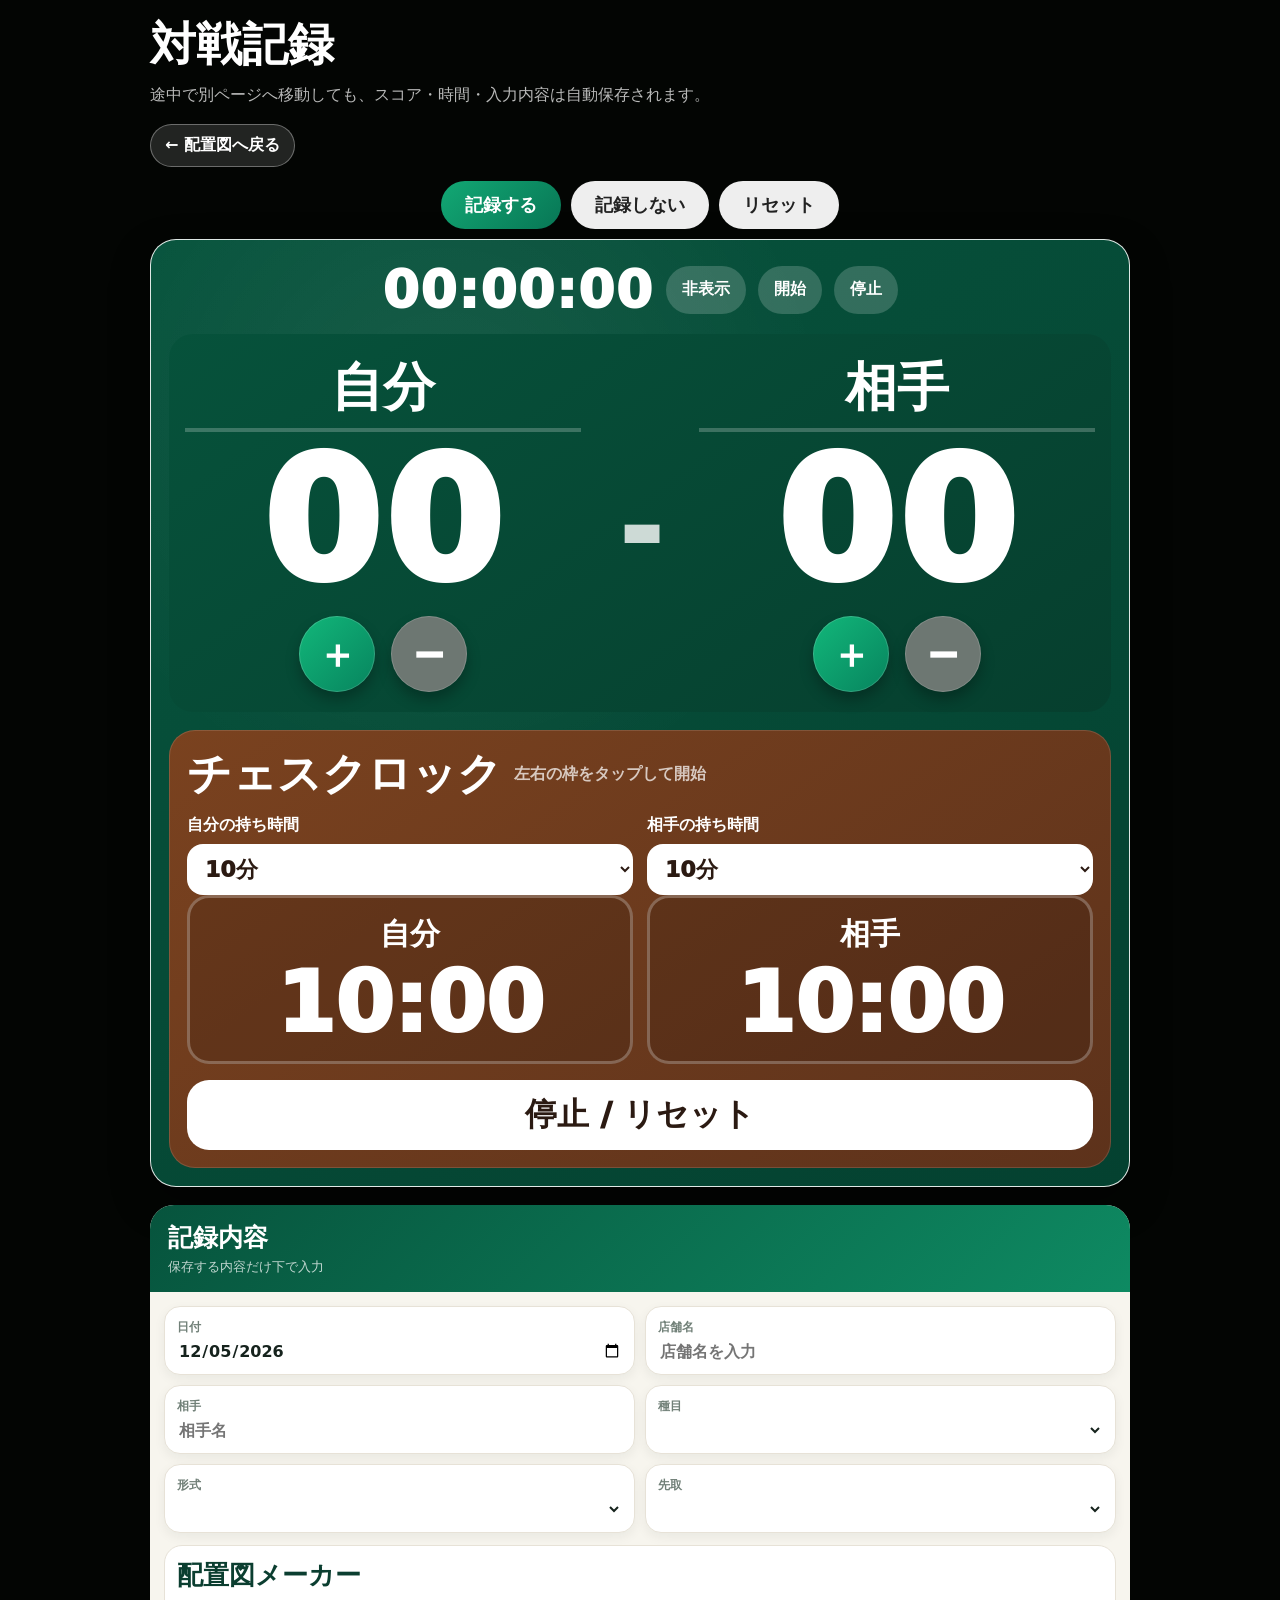
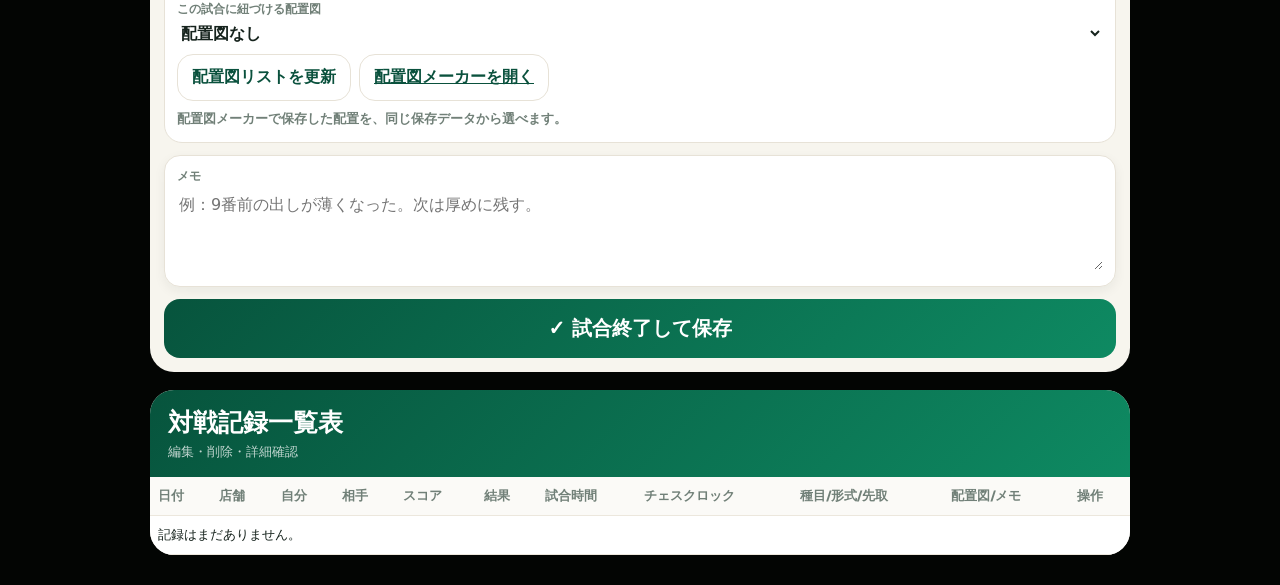
<file: backup/matches-2026-09-21-before-counter-redesign.html>
<!doctype html>
<html lang="ja">
<head>
<meta charset="UTF-8">
<meta name="viewport" content="width=device-width,initial-scale=1,viewport-fit=cover">
<meta name="theme-color" content="#050806">
<title>対戦記録｜ビリヤード配置図メーカー</title>
<style>
:root{--g:#07543d;--g2:#0e8a62;--c:#f7f5ee;--i:#16231d;--m:#718078;--l:#e7e2d7;--br:#7a421f;--br2:#5d321b}*{box-sizing:border-box}body{margin:0;min-height:100dvh;background:#030503;color:var(--i);font-family:system-ui,-apple-system,"Noto Sans JP","Yu Gothic",sans-serif}button,input,select,textarea{font:inherit}button{cursor:pointer}.app{width:min(980px,calc(100% - 22px));margin:auto;padding:18px 0 30px}.top{color:#fff;margin-bottom:14px}.top h1{font-size:clamp(32px,7vw,46px);line-height:1.15;margin:0 0 10px}.top p{margin:0;color:#ffffffb8;line-height:1.8}.top a{display:inline-block;margin-top:14px;border:1px solid #ffffff55;background:#ffffff20;color:#fff;text-decoration:none;border-radius:999px;padding:10px 14px;font-weight:900}.choice{display:flex;gap:10px;justify-content:center;margin:14px 0 10px;flex-wrap:wrap}.choice button{border:0;border-radius:999px;background:#eee;color:#222;padding:12px 24px;font-weight:950;font-size:18px}.choice button.active{background:linear-gradient(135deg,#12a874,#087655);color:#fff}.board{border:1.5px solid #ffffffdd;border-radius:26px;overflow:hidden;background:radial-gradient(circle at 30% 20%,#ffffff12,transparent 24rem),linear-gradient(145deg,#07543d,#044130);box-shadow:0 16px 38px #0006}.section{padding:18px}.timer{display:flex;align-items:center;gap:12px;justify-content:center;margin:2px 0 14px;color:#fff;overflow:auto}.time{font-size:clamp(30px,8vw,52px);font-weight:950;letter-spacing:.03em;white-space:nowrap}.mini{border:0;border-radius:999px;background:#ffffff2e;color:#fff;padding:12px 16px;font-weight:950;min-height:48px}.score-card{padding:18px 16px 20px;border-radius:24px;background:linear-gradient(145deg,#06523b,#063f2e);color:#fff}.names,.score-row,.score-buttons{display:grid;grid-template-columns:minmax(0,1fr) 78px minmax(0,1fr);gap:20px;text-align:center;align-items:center}.name{background:transparent;border:0;border-bottom:4px solid #ffffff38;border-radius:0;color:#fff;text-align:center;font-size:clamp(30px,8vw,52px);font-weight:950;padding:6px 4px 10px}.name::placeholder{color:#ffffffb5}.score-row{margin-top:12px}.num{font-size:clamp(82px,23vw,170px);line-height:.92;font-weight:950;letter-spacing:.02em}.dash{font-size:clamp(54px,13vw,100px);font-weight:950;color:#fffc;padding-top:18px}.score-buttons{margin-top:16px}.score-controls{display:flex;align-items:center;justify-content:center;gap:16px}.score-btn{border:0;border-radius:50%;width:76px;height:76px;min-width:76px;min-height:76px;color:#fff;font-size:40px;font-weight:950;line-height:1;display:grid;place-items:center;box-shadow:inset 0 0 0 1px #ffffff2a,0 8px 14px #0004;touch-action:manipulation}.plus{background:linear-gradient(135deg,#12b77a,#07845e)}.minus{background:#6d7772}.clock{margin-top:18px;border-radius:26px;background:linear-gradient(145deg,var(--br),var(--br2));color:#fff;padding:18px;box-shadow:inset 0 0 0 1px #ffffff20}.clock-head{display:flex;align-items:center;gap:12px;margin-bottom:14px}.clock-head h2{margin:0;font-size:clamp(28px,7vw,44px);line-height:1.2}.clock-head span{color:#ffffffb8;font-weight:850}.presets,.faces{display:grid;grid-template-columns:1fr 1fr;gap:14px}.preset label{display:block;font-weight:950;margin-bottom:8px}.preset select{width:100%;border:0;border-radius:16px;background:#fff;color:#2b1a12;padding:12px 14px;font-size:22px;font-weight:950}.face{border:3px solid #ffffff42;border-radius:22px;padding:16px 8px;text-align:center;background:#0002;color:#fff}.face.active{background:#ffffff29;box-shadow:0 0 0 3px #ffffff2e}.face b{display:block;font-size:30px;margin-bottom:6px}.face strong{font-size:clamp(52px,13vw,84px);line-height:1;font-weight:950}.stop{width:100%;border:0;border-radius:22px;background:#fff;color:#2b1a12;margin-top:16px;min-height:70px;font-size:32px;font-weight:950}.panel{margin-top:18px;background:var(--c);border-radius:24px;overflow:hidden}.head{background:linear-gradient(135deg,var(--g),var(--g2));color:#fff;padding:16px 18px}.head h2{margin:0;font-size:25px}.head span{display:block;margin-top:4px;color:#ffffffbf;font-size:13px}.content{padding:14px}.grid{display:grid;grid-template-columns:1fr 1fr;gap:10px}.field{background:#fff;border:1px solid var(--l);border-radius:16px;padding:12px;display:block;box-shadow:0 4px 12px rgba(18,36,28,.06)}.label{display:block;color:var(--m);font-size:12px;font-weight:900;margin-bottom:5px}input,select,textarea{width:100%;border:0;outline:0;background:transparent;color:var(--i);font-weight:800}textarea{min-height:80px;resize:vertical;line-height:1.6;font-weight:500}.free{display:none;margin-top:8px;border-top:1px solid var(--l);padding-top:8px}.layout-box{margin-top:12px;background:#fff;border:1px solid var(--l);border-radius:18px;padding:12px}.layout-title{font-size:26px;font-weight:950;color:#0b3e30;margin:0 0 8px}.layout-actions{display:flex;gap:8px;flex-wrap:wrap;margin-top:10px}.layout-meta{display:block;margin-top:8px;color:var(--m);font-weight:800;line-height:1.55}.btn{border:1px solid var(--l);border-radius:16px;background:#fff;color:#0a513d;padding:12px 14px;font-weight:950}.primary{width:100%;margin-top:12px;background:linear-gradient(135deg,var(--g),var(--g2));color:#fff;border:0;padding:16px;font-size:20px}.table-wrap{overflow:auto}.records-table{width:100%;border-collapse:collapse;background:#fff;min-width:900px}.records-table th,.records-table td{border-bottom:1px solid #ece7dd;padding:10px 8px;text-align:left;font-size:13px;vertical-align:top}.records-table th{background:#fbfaf7;color:var(--m);font-weight:950}.badge{display:inline-block;padding:4px 8px;border-radius:999px;font-weight:950}.win{background:#d9f5e7;color:#087040}.lose{background:#ffe0e0;color:#c93a3a}.draw{background:#e8ebef;color:#3d4650}.actions{display:flex;gap:6px;flex-wrap:wrap}.actions button{border:0;border-radius:999px;background:#eef6f2;color:#07543d;padding:7px 10px;font-weight:900}.actions .danger{background:#ffe6e6;color:#b62222}.toast{position:fixed;left:50%;bottom:24px;transform:translateX(-50%) translateY(18px);background:#111;color:#fff;border-radius:999px;padding:12px 18px;opacity:0;transition:.22s;z-index:30;white-space:nowrap}.toast.show{opacity:1;transform:translateX(-50%) translateY(0)}@media(max-width:720px){.app{width:100%;padding:0 0 24px}.top{padding:28px 18px 10px}.top h1{font-size:38px}.choice{justify-content:space-between;padding:0 18px;margin:8px 0 10px}.choice button{font-size:18px;padding:10px 16px;min-width:30%}.board{border-radius:26px 26px 0 0;border-left:1.5px solid #ffffffdd;border-right:1.5px solid #ffffffdd;border-bottom:1.5px solid #ffffffdd}.section{padding:16px 14px}.timer{justify-content:flex-start}.time{font-size:42px}.mini{font-size:18px;min-height:56px;padding:10px 16px}.names,.score-row,.score-buttons{grid-template-columns:minmax(0,1fr) 38px minmax(0,1fr);gap:10px}.name{font-size:40px}.num{font-size:112px}.dash{font-size:68px}.score-buttons{margin-top:14px}.score-controls{gap:10px}.score-btn{width:62px;height:62px;min-width:62px;min-height:62px;font-size:34px}.clock-head{align-items:flex-start}.clock-head h2{font-size:38px;max-width:45%}.face strong{font-size:58px}.stop{font-size:30px}.grid{grid-template-columns:1fr 1fr}.records-table th,.records-table td{font-size:12px}}

/* Compact phones retain the two-player layout without shrinking button labels. */
@media(max-width:720px){
  .app{padding-left:env(safe-area-inset-left);padding-right:env(safe-area-inset-right)}
  .section{padding:14px 10px}
  .choice{gap:6px;padding:0 10px}.choice button{flex:1;min-width:0;white-space:nowrap;font-size:clamp(13px,4vw,18px);padding:10px 6px}
  .timer{flex-wrap:wrap;justify-content:center;overflow:visible;gap:8px}
  .time{flex:1 0 100%;text-align:center;font-size:clamp(30px,9vw,42px);font-variant-numeric:tabular-nums}
  .mini{flex:0 0 auto;white-space:nowrap;font-size:16px;min-height:44px;padding:10px 16px}
  .score-card{padding:14px 10px 18px}
  .names,.score-row,.score-buttons{grid-template-columns:minmax(0,1fr) 18px minmax(0,1fr);gap:6px}
  .name{min-width:0;font-size:clamp(24px,7vw,40px)}
  .num{font-size:clamp(56px,19vw,112px);letter-spacing:0;overflow-wrap:anywhere}
  .dash{font-size:40px;padding-top:0}
  .score-controls{gap:6px;min-width:0}
  .score-btn{width:clamp(44px,13vw,62px);height:clamp(44px,13vw,62px);min-width:44px;min-height:44px;font-size:30px;flex-shrink:0}
  .clock{padding:14px 10px}.clock-head{flex-wrap:wrap;gap:6px}
  .clock-head h2{flex-basis:100%;max-width:100%;font-size:clamp(22px,6vw,34px);white-space:nowrap}
  .clock-head span{font-size:14px;line-height:1.5}
  .presets,.faces{grid-template-columns:repeat(2,minmax(0,1fr));gap:8px}
  .preset,.face,.field{min-width:0}.preset label{font-size:13px}.preset select{padding:10px 6px;font-size:18px;min-width:0}
  .face{padding:14px 4px}.face b{font-size:clamp(18px,5vw,26px);overflow-wrap:anywhere}
  .face strong{font-size:clamp(28px,8vw,52px);white-space:nowrap;font-variant-numeric:tabular-nums}
  .stop{font-size:22px;min-height:52px}
  .grid{grid-template-columns:repeat(2,minmax(0,1fr))}.field{padding:10px 8px}
  input,select,textarea{min-width:0;max-width:100%}.layout-title{font-size:24px}
  .layout-meta,.layout-actions .btn{overflow-wrap:anywhere}
  .toast{max-width:calc(100vw - 24px);white-space:normal;text-align:center;border-radius:16px}
}
</style>
</head>
<body>
<main class="app">
  <section class="top"><h1>対戦記録</h1><p>途中で別ページへ移動しても、スコア・時間・入力内容は自動保存されます。</p><a href="index.html">← 配置図へ戻る</a></section>
  <div class="choice"><button id="recordOn" class="active" type="button">記録する</button><button id="recordOff" type="button">記録しない</button><button id="resetAll" type="button">リセット</button></div>
  <section class="board"><div class="section">
    <div class="timer"><div id="matchTime" class="time">00:00:00</div><button id="toggleTime" class="mini" type="button">非表示</button><button id="timeStart" class="mini" type="button">開始</button><button id="timeStop" class="mini" type="button">停止</button></div>
    <section class="score-card"><div class="names"><input id="leftName" class="name" value="自分"><span></span><input id="rightName" class="name" value="相手"></div><div class="score-row"><div id="leftScore" class="num">00</div><div class="dash">-</div><div id="rightScore" class="num">00</div></div><div class="score-buttons"><div class="score-controls"><button class="score-btn plus" data-score="left" data-delta="1" type="button">＋</button><button class="score-btn minus" data-score="left" data-delta="-1" type="button">−</button></div><span></span><div class="score-controls"><button class="score-btn plus" data-score="right" data-delta="1" type="button">＋</button><button class="score-btn minus" data-score="right" data-delta="-1" type="button">−</button></div></div></section>
    <section class="clock"><div class="clock-head"><h2>チェスクロック</h2><span>左右の枠をタップして開始</span></div><div class="presets"><div class="preset"><label>自分の持ち時間</label><select id="leftClockSelect"></select></div><div class="preset"><label>相手の持ち時間</label><select id="rightClockSelect"></select></div></div><div class="faces"><button id="leftClockFace" class="face" type="button"><b>自分</b><strong id="leftClock">10:00</strong></button><button id="rightClockFace" class="face" type="button"><b>相手</b><strong id="rightClock">10:00</strong></button></div><button id="clockStopReset" class="stop" type="button">停止 / リセット</button></section>
  </div></section>
  <section class="panel"><div class="head"><h2>記録内容</h2><span>保存する内容だけ下で入力</span></div><div class="content"><div class="grid">
    <label class="field"><span class="label">日付</span><input id="date" type="date"></label>
    <label class="field"><span class="label">店舗名</span><input id="shop" placeholder="店舗名を入力"></label>
    <label class="field"><span class="label">相手</span><input id="opponent" placeholder="相手名"></label>
    <label class="field"><span class="label">種目</span><select id="game"><option value=""></option><option>9ボール</option><option>10ボール</option><option>エイトボール</option><option>ローテーション</option><option>自由入力</option></select><input id="gameFree" class="free" placeholder="種目を自由入力"></label>
    <label class="field"><span class="label">形式</span><select id="type"><option value=""></option><option>平場</option><option>セットマッチ</option><option>大会</option><option>練習</option><option>自由入力</option></select><input id="typeFree" class="free" placeholder="形式を自由入力"></label>
    <label class="field"><span class="label">先取</span><select id="race"><option value=""></option><option>3先</option><option>4先</option><option>5先</option><option>7先</option><option>自由入力</option></select><input id="raceFree" class="free" placeholder="例：点数制・10点"></label>
  </div><div class="layout-box"><p class="layout-title">配置図メーカー</p><label><span class="label">この試合に紐づける配置図</span><select id="layoutSelect"></select></label><div class="layout-actions"><button id="layoutRefresh" class="btn" type="button">配置図リストを更新</button><a class="btn" href="index.html">配置図メーカーを開く</a></div><small id="layoutMeta" class="layout-meta"></small></div><label class="field" style="display:block;margin-top:12px"><span class="label">メモ</span><textarea id="memo" placeholder="例：9番前の出しが薄くなった。次は厚めに残す。"></textarea></label><button id="saveMatch" class="btn primary" type="button">✓ 試合終了して保存</button></div></section>
  <section class="panel"><div class="head"><h2>対戦記録一覧表</h2><span>編集・削除・詳細確認</span></div><div class="table-wrap"><table class="records-table"><thead><tr><th>日付</th><th>店舗</th><th>自分</th><th>相手</th><th>スコア</th><th>結果</th><th>試合時間</th><th>チェスクロック</th><th>種目/形式/先取</th><th>配置図/メモ</th><th>操作</th></tr></thead><tbody id="recordsBody"></tbody></table></div></section>
</main>
<div id="toast" class="toast"></div>
<script>
const $=s=>document.querySelector(s),$$=s=>document.querySelectorAll(s),store={draft:'poolMatchDraft',matches:'poolMatchRecords',layouts:'poolNotes'};
let left=0,right=0,recording=true,editingId=null,matchSec=0,timer=null,timeVisible=true,clockRun=null,last=0,clockLeft=600,clockRight=600,clockUsed=false,lastStopTap=0,savePause=false;
function pad(n){return String(Math.max(0,Math.floor(Number(n)||0))).padStart(2,'0')}
function fmtSec(s){s=Math.max(0,Math.floor(Number(s)||0));return pad(s/3600|0)+':'+pad((s%3600)/60|0)+':'+pad(s%60)}
function fmtMin(s){s=Math.max(0,Math.floor(Number(s)||0));return pad(s/60|0)+':'+pad(s%60)}
function load(k,d){try{return JSON.parse(localStorage.getItem(k))??d}catch{return d}}
function save(k,v){localStorage.setItem(k,JSON.stringify(v))}
function clone(v){return v==null?v:JSON.parse(JSON.stringify(v))}
function esc(v){return String(v??'').replace(/[&<>"']/g,m=>({'&':'&amp;','<':'&lt;','>':'&gt;','"':'&quot;',"'":'&#039;'}[m]))}
function toast(t){$('#toast').textContent=t;$('#toast').classList.add('show');setTimeout(()=>$('#toast').classList.remove('show'),1500)}
function formatSavedTime(value){if(!value)return'';if(/^\d{4}\/\d{1,2}\/\d{1,2}$/.test(String(value)))return value+'（時刻記録なし）';const d=new Date(value);return Number.isNaN(d.getTime())?String(value):d.toLocaleString('ja-JP',{year:'numeric',month:'2-digit',day:'2-digit',hour:'2-digit',minute:'2-digit'})}
function savedTimestamp(s){const t=Date.parse(s?.updatedAt||s?.createdAt||s?.date||'');return Number.isNaN(t)?Number(s?.id)||0:t}
function readLayouts(){const list=load(store.layouts,[]);return Array.isArray(list)?list.filter(Boolean).sort((a,b)=>savedTimestamp(b)-savedTimestamp(a)):[]}
function layoutLabel(item){const title=item?.title||'名称なし',time=formatSavedTime(item?.updatedAt||item?.createdAt||item?.date);return time?`${title}｜${time}`:title}
function refreshLayouts(keep=true){const sel=$('#layoutSelect'),current=keep?sel.value:'';const layouts=readLayouts();sel.innerHTML='';sel.add(new Option('配置図なし',''));layouts.forEach(item=>sel.add(new Option(layoutLabel(item),String(item.id))));if(current&&layouts.some(item=>String(item.id)===String(current)))sel.value=current;updateLayoutMeta()}
function selectedLayout(){const id=$('#layoutSelect').value;return id?readLayouts().find(item=>String(item.id)===String(id))||null:null}
function updateLayoutMeta(){const meta=$('#layoutMeta'),item=selectedLayout();if(!item){meta.textContent='配置図メーカーで保存した配置を、同じ保存データから選べます。';return}const updated=formatSavedTime(item.updatedAt||item.createdAt||item.date)||'日時不明';meta.textContent=`選択中：${item.title||'名称なし'} / 更新：${updated} / 球${Object.keys(item.state||{}).length}・線${(item.lines||[]).length}・メモ${(item.notes||[]).length}`}
for(let m=10;m<=120;m+=5){$('#leftClockSelect').add(new Option(m+'分',m));$('#rightClockSelect').add(new Option(m+'分',m))}
function updateScore(){$('#leftScore').textContent=pad(left);$('#rightScore').textContent=pad(right);autoSave()}
$$('[data-score]').forEach(b=>b.onclick=()=>{const d=Number(b.dataset.delta);if(b.dataset.score==='left')left=Math.max(0,left+d);else right=Math.max(0,right+d);updateScore()});
function updateClock(){$('#matchTime').textContent=fmtSec(matchSec);$('#leftClock').textContent=fmtMin(clockLeft);$('#rightClock').textContent=fmtMin(clockRight);$('#leftClockFace').classList.toggle('active',clockRun==='left');$('#rightClockFace').classList.toggle('active',clockRun==='right');$('#leftClockFace b').textContent=$('#leftName').value.trim()||'自分';$('#rightClockFace b').textContent=$('#rightName').value.trim()||'相手'}
function tick(){const now=Date.now(),d=(now-last)/1000;last=now;matchSec+=d;if(clockRun==='left')clockLeft=Math.max(0,clockLeft-d);if(clockRun==='right')clockRight=Math.max(0,clockRight-d);updateClock();autoSave()}
function startTimer(){if(timer)return;last=Date.now();timer=setInterval(tick,250)}
function stopTimer(){clearInterval(timer);timer=null;clockRun=null;updateClock();autoSave()}
$('#timeStart').onclick=()=>startTimer();$('#timeStop').onclick=()=>stopTimer();$('#toggleTime').onclick=()=>{timeVisible=!timeVisible;$('#matchTime').style.display=timeVisible?'block':'none';$('#toggleTime').textContent=timeVisible?'非表示':'表示';autoSave()};
$('#leftClockFace').onclick=()=>{clockUsed=true;clockRun='left';last=Date.now();startTimer();updateClock();autoSave()};$('#rightClockFace').onclick=()=>{clockUsed=true;clockRun='right';last=Date.now();startTimer();updateClock();autoSave()};
$('#clockStopReset').onclick=()=>{const now=Date.now();if(now-lastStopTap<650){clockLeft=Number($('#leftClockSelect').value)*60;clockRight=Number($('#rightClockSelect').value)*60;clockRun=null;toast('チェスクロックをリセット')}else{clockRun=null;toast('停止')}lastStopTap=now;updateClock();autoSave()};
['leftClockSelect','rightClockSelect'].forEach(id=>$('#'+id).onchange=e=>{if(id==='leftClockSelect')clockLeft=Number(e.target.value)*60;else clockRight=Number(e.target.value)*60;updateClock();autoSave()});
function valueWithFree(id){const sel=$('#'+id),free=$('#'+id+'Free');return sel.value==='自由入力'?free.value.trim():sel.value.trim()}
function setSelectWithFree(id,value,selValue){const sel=$('#'+id),free=$('#'+id+'Free'),options=[...sel.options].map(o=>o.value);const v=norm(value),sv=norm(selValue);if(sv&&options.includes(sv)){sel.value=sv;free.value=v&&v!==sv?v:''}else if(options.includes(v)){sel.value=v;free.value=''}else if(v){sel.value='自由入力';free.value=v}else{sel.value='';free.value=''}free.style.display=sel.value==='自由入力'?'block':'none'}
['game','type','race'].forEach(id=>$('#'+id).addEventListener('change',()=>{$('#'+id+'Free').style.display=$('#'+id).value==='自由入力'?'block':'none';autoSave()}));
function norm(v){v=String(v??'').trim();return v==='自由入力'?'':v}
function formObj(){const item=selectedLayout();return{id:editingId||Date.now(),date:$('#date').value,shop:$('#shop').value.trim(),opponent:$('#opponent').value.trim(),leftName:$('#leftName').value.trim()||'自分',rightName:$('#rightName').value.trim()||'相手',game:valueWithFree('game'),gameSel:$('#game').value,gameFree:$('#gameFree').value,type:valueWithFree('type'),typeSel:$('#type').value,typeFree:$('#typeFree').value,race:valueWithFree('race'),raceSel:$('#race').value,raceFree:$('#raceFree').value,left,right,result:left>right?'勝ち':left<right?'負け':'引き分け',matchSec:Math.floor(matchSec),clockLeftStart:Number($('#leftClockSelect').value)*60,clockRightStart:Number($('#rightClockSelect').value)*60,clockLeft:Math.floor(clockLeft),clockRight:Math.floor(clockRight),clockUsed,layoutId:$('#layoutSelect').value,layoutTitle:item?(item.title||'名称なし'):'配置図なし',layoutUpdatedAt:item?(item.updatedAt||item.createdAt||item.date||''):'',layoutSnapshot:item?clone(item):null,memo:$('#memo').value,createdAt:new Date().toISOString()}}
function draftObj(){return{...formObj(),recording,timeVisible,clockRun:null,editingId}}
function autoSave(){if(!savePause)save(store.draft,draftObj())}
function apply(obj){savePause=true;const o=obj||{},exists=o.id&&load(store.matches,[]).some(r=>String(r.id)===String(o.id));editingId=exists?o.id:(o.editingId||null);$('#date').value=o.date||new Date().toISOString().slice(0,10);$('#shop').value=o.shop||'';$('#opponent').value=o.opponent||'';$('#leftName').value=o.leftName||'自分';$('#rightName').value=o.rightName||'相手';left=Number(o.left||0);right=Number(o.right||0);matchSec=Number(o.matchSec||0);timeVisible=o.timeVisible!==false;$('#matchTime').style.display=timeVisible?'block':'none';$('#toggleTime').textContent=timeVisible?'非表示':'表示';$('#leftClockSelect').value=String(o.clockLeftStart?o.clockLeftStart/60:10);$('#rightClockSelect').value=String(o.clockRightStart?o.clockRightStart/60:10);clockLeft=o.clockLeft??Number($('#leftClockSelect').value)*60;clockRight=o.clockRight??Number($('#rightClockSelect').value)*60;clockUsed=!!o.clockUsed;refreshLayouts(false);if(o.layoutId)$('#layoutSelect').value=String(o.layoutId);updateLayoutMeta();$('#memo').value=o.memo||'';setSelectWithFree('game',o.game,o.gameSel);setSelectWithFree('type',o.type,o.typeSel);setSelectWithFree('race',o.race,o.raceSel);recording=o.recording!==false;$('#recordOn').classList.toggle('active',recording);$('#recordOff').classList.toggle('active',!recording);savePause=false;updateScore();updateClock()}
function resetDraft(){localStorage.removeItem(store.draft);stopTimer();clockUsed=false;apply({date:new Date().toISOString().slice(0,10),leftName:'自分',rightName:'相手'})}
$('#recordOn').onclick=()=>{recording=true;$('#recordOn').classList.add('active');$('#recordOff').classList.remove('active');autoSave()};$('#recordOff').onclick=()=>{recording=false;$('#recordOff').classList.add('active');$('#recordOn').classList.remove('active');autoSave()};$('#resetAll').onclick=()=>{if(confirm('入力中の内容をリセットしますか？'))resetDraft()};
function resultClass(r){return r==='勝ち'?'win':r==='負け'?'lose':'draw'}
function displayMeta(r){return[norm(r.game),norm(r.type),norm(r.race)].filter(Boolean).map(esc).join('<br>')}
function clockRecordText(r){if(!r.clockUsed)return'';const ln=norm(r.leftName)||'自分',rn=norm(r.rightName)||'相手';return `${esc(ln)} ${fmtMin(r.clockLeft??0)} / ${esc(rn)} ${fmtMin(r.clockRight??0)}`}
function renderRecords(){const rows=load(store.matches,[]);$('#recordsBody').innerHTML=rows.length?rows.map(r=>`<tr><td>${esc(r.date)}</td><td>${esc(r.shop)}</td><td>${esc(r.leftName||'自分')}</td><td>${esc(r.rightName||'相手')}</td><td>${pad(r.left)}-${pad(r.right)}</td><td><span class="badge ${resultClass(r.result)}">${esc(r.result)}</span></td><td>${fmtSec(r.matchSec||0)}</td><td>${clockRecordText(r)}</td><td>${displayMeta(r)}</td><td>${esc(r.layoutTitle||'配置図なし')}${r.layoutUpdatedAt?`<br><small>配置更新：${esc(formatSavedTime(r.layoutUpdatedAt))}</small>`:''}<br><small>${esc(r.memo)}</small></td><td><div class="actions"><button type="button" onclick="editRecord('${r.id}')">編集</button><button type="button" class="danger" onclick="deleteRecord('${r.id}')">削除</button></div></td></tr>`).join(''):'<tr><td colspan="11">記録はまだありません。</td></tr>'}
window.editRecord=id=>{const r=load(store.matches,[]).find(x=>String(x.id)===String(id));if(!r)return;apply(r);editingId=r.id;scrollTo({top:0,behavior:'smooth'});toast('編集画面に読み込みました')};
window.deleteRecord=id=>{if(!confirm('この記録を削除しますか？'))return;save(store.matches,load(store.matches,[]).filter(x=>String(x.id)!==String(id)));renderRecords()};
$('#saveMatch').onclick=()=>{if(!recording){toast('記録しない設定です');return}const record=formObj(),arr=load(store.matches,[]),i=arr.findIndex(x=>String(x.id)===String(editingId));if(i>=0)arr[i]=record;else arr.unshift(record);save(store.matches,arr);save(store.draft,draftObj());editingId=null;renderRecords();toast('保存しました')};
document.addEventListener('input',e=>{if(e.target.matches('input,textarea,select')){if(e.target.id==='leftName'||e.target.id==='rightName')updateClock();autoSave()}});$('#layoutSelect').addEventListener('change',()=>{updateLayoutMeta();autoSave()});$('#layoutRefresh').onclick=()=>{refreshLayouts(true);toast('配置図リストを更新しました')};['pointerdown','focus','click'].forEach(t=>$('#layoutSelect').addEventListener(t,()=>refreshLayouts(true)));window.addEventListener('pageshow',()=>refreshLayouts(true));document.addEventListener('visibilitychange',()=>{if(!document.hidden)refreshLayouts(true)});window.addEventListener('storage',e=>{if(e.key===store.layouts)refreshLayouts(true)});
refreshLayouts(false);apply(load(store.draft,null)||{date:new Date().toISOString().slice(0,10),leftName:'自分',rightName:'相手'});renderRecords();
</script>
</body>
</html>
</file>
<file: styles.css>
:root{--bg:#101418;--panel:#192026;--muted:#94a0a9;--gold:#d5aa58;--felt:#087c62;--wood:#704020}
*{box-sizing:border-box}
html{min-height:100%;background:#0c1013;overscroll-behavior-y:none}
body{margin:0;background-color:#0c1013;background-image:radial-gradient(circle at top,#25313a,#0c1013 55%);background-repeat:no-repeat;color:#f7f3ea;font-family:system-ui,-apple-system,"Noto Sans JP",sans-serif;min-height:100vh;min-height:100dvh;overscroll-behavior-y:none}
.app{width:min(100%,1040px);margin:auto;min-height:100vh;padding:18px 16px 24px}
.topbar,.tray,.tools-row,.dialog-head{display:flex;align-items:center}
.topbar{justify-content:space-between}
.eyebrow{font-size:10px;letter-spacing:.25em;color:var(--gold);margin:0 0 2px}
.topbar h1{font-family:Georgia,"Noto Serif JP",serif;letter-spacing:.03em;margin:0;font-size:23px}
.primary-menu{display:flex;align-items:center;gap:4px;margin-top:12px;border-bottom:1px solid #39434b;overflow-x:auto;scrollbar-width:none}
.primary-menu::-webkit-scrollbar{display:none}
.primary-menu button{flex:0 0 auto;border:0;border-bottom:2px solid transparent;background:none;color:#dbe1e4;padding:9px 12px 8px;font-size:14px;font-weight:800;cursor:pointer;white-space:nowrap}
.primary-menu button.active,.primary-menu button:hover,.primary-menu button:focus-visible{border-bottom-color:var(--gold);color:var(--gold);outline:0}
.table-wrap{position:relative;padding:0;display:flex;justify-content:center;overflow:hidden;touch-action:none}
.table-and-tip{display:flex;justify-content:center;align-items:flex-start;gap:13px;min-width:max-content}
.side-controls{width:76px;flex:0 0 76px;display:flex;flex-direction:column;align-items:center;gap:10px}
.workspace{display:block}
.board-column{min-width:0;overflow-x:auto;padding:2px 0 4px;scrollbar-color:#56636b transparent}
.orientation-control{width:52px;flex:0 0 52px;display:flex;flex-direction:column;gap:7px;padding-top:8px}
.orientation-control span{color:var(--muted);font-size:11px;text-align:center;white-space:nowrap}
.orientation-control button{border:1px solid #56636b;background:#20282e;color:#fff;border-radius:9px;padding:9px 5px;font-size:14px;font-weight:900;cursor:pointer}
.orientation-control button.active{border-color:var(--gold);background:#d5aa5822;color:var(--gold);box-shadow:inset 0 0 0 1px #d5aa5844}
.guide-dialog{max-height:min(84vh,720px);overflow:auto}
.guide-label{margin:0 0 4px;color:var(--gold);font-size:12px;letter-spacing:.14em;font-weight:800}
.guide-dialog h2{margin:0;font-size:20px}
.guide-dialog ol{list-style:none;margin:18px 0 0;padding:0;counter-reset:steps}
.guide-dialog li{position:relative;padding:0 0 16px 38px;counter-increment:steps}
.guide-dialog li:before{content:counter(steps);position:absolute;left:0;top:0;width:25px;height:25px;border-radius:50%;display:grid;place-items:center;background:#d5aa58;color:#18130c;font-weight:900;font-size:12px}
.guide-dialog li b,.guide-dialog li span{display:block}
.guide-dialog li b{font-size:15px}
.guide-dialog li span{font-size:13px;line-height:1.55;color:#aeb7bd;margin-top:3px}
.guide-tip{margin:0;padding:12px;border-radius:10px;background:#0d806533;color:#d8f7ec;font-size:13px;line-height:1.55}
.table{width:310px;height:620px;flex:none;position:relative;background:repeating-linear-gradient(0deg,#934526 0 2px,#a9522e 2px 5px,#7d351f 5px 7px);border-radius:16px;padding:20px 18px;box-shadow:0 22px 45px #0008,inset 0 0 0 2px #6d2d1c,inset 0 0 0 4px #b9633c}
.board-column.landscape .table{width:620px;height:310px;padding:18px 20px}
.cloth{position:relative;width:100%;height:100%;overflow:hidden;background-image:url("data:image/svg+xml,%3Csvg xmlns='http://www.w3.org/2000/svg' viewBox='0 0 100 200' preserveAspectRatio='none'%3E%3Cg fill='none' stroke='%23ffffff' stroke-opacity='.42' stroke-width='.6' stroke-dasharray='2 2'%3E%3Cpath d='M25 0V200M50 0V200M75 0V200M0 25H100M0 50H100M0 75H100M0 100H100M0 125H100M0 150H100M0 175H100'/%3E%3C/g%3E%3C/svg%3E"),linear-gradient(90deg,#08ae7d,#08aa7a);background-size:100% 100%;box-shadow:inset 0 0 0 2px #08795e,inset 0 0 18px #006d50;border-radius:2px;touch-action:none}
.board-column.landscape .cloth{background-image:url("data:image/svg+xml,%3Csvg xmlns='http://www.w3.org/2000/svg' viewBox='0 0 200 100' preserveAspectRatio='none'%3E%3Cg fill='none' stroke='%23ffffff' stroke-opacity='.42' stroke-width='.6' stroke-dasharray='2 2'%3E%3Cpath d='M25 0V100M50 0V100M75 0V100M100 0V100M125 0V100M150 0V100M175 0V100M0 25H200M0 50H200M0 75H200'/%3E%3C/g%3E%3C/svg%3E"),linear-gradient(90deg,#08ae7d,#08aa7a)}
.target-guide{position:absolute;inset:0;z-index:7;pointer-events:none}
.target-guide:before,.target-guide:after{content:"";position:absolute;background:#fff9;box-shadow:0 0 3px #001}
.target-guide:before{left:var(--guide-x);top:0;width:1px;height:100%}
.target-guide:after{left:0;top:var(--guide-y);width:100%;height:1px}
.target-guide[hidden]{display:none}
.head-line,.spot{display:none}
.spot{position:absolute;width:5px;height:5px;border-radius:50%;background:#d9eee8aa;left:calc(50% - 2px)}
.head-spot{top:25%}
.foot-spot{top:75%}
.pocket{position:absolute;border:0;background:#020202;box-shadow:inset 0 2px 5px #000;z-index:4}
.p1,.p2,.p5,.p6{width:20px;height:20px;border-radius:7px;transform:rotate(45deg);box-shadow:0 0 0 2px #49180f,inset 0 2px 5px #000}
.p1{left:8px;top:8px}
.p2{right:8px;top:8px}
.p5{left:8px;bottom:8px}
.p6{right:8px;bottom:8px}
.p3,.p4{width:15px;height:28px;top:calc(50% - 14px);box-shadow:inset 0 2px 5px #000}
.p3{left:3px;border-radius:15px 0 0 15px}
.p4{right:3px;border-radius:0 15px 15px 0}
.board-column.landscape .p3,.board-column.landscape .p4{width:28px;height:15px;left:calc(50% - 14px);right:auto}
.board-column.landscape .p3{top:3px;border-radius:15px 15px 0 0}
.board-column.landscape .p4{top:auto;bottom:3px;border-radius:0 0 15px 15px}
.rail{position:absolute;display:flex;justify-content:space-around}
.rail i{width:4px;height:4px;background:#fff;border-radius:50%;box-shadow:0 1px 1px #0005}
.rail.top,.rail.bottom{left:52px;right:52px}
.rail.top{top:8px}
.rail.bottom{bottom:8px}
.rail.left,.rail.right{top:52px;bottom:52px;flex-direction:column}
.rail.left{left:8px}
.rail.right{right:8px}
.board-column.portrait .rail.top i:nth-child(n+4),.board-column.portrait .rail.bottom i:nth-child(n+4){display:none}
.board-column.landscape .rail.top,.board-column.landscape .rail.bottom{left:52px;right:52px}
.board-column.landscape .rail.left,.board-column.landscape .rail.right{top:52px;bottom:52px}
.board-column.landscape .rail.left i:nth-child(n+4),.board-column.landscape .rail.right i:nth-child(n+4){display:none}
.hint{position:absolute;bottom:12px;left:50%;transform:translateX(-50%);background:#0b1418d9;border:1px solid #ffffff25;border-radius:20px;padding:7px 14px;font-size:11px;white-space:nowrap;pointer-events:none;transition:.3s}
.ball{position:absolute;width:20px;height:20px;border-radius:50%;display:grid;place-items:center;font-size:8px;font-weight:900;color:#111;background:radial-gradient(circle at 30% 24%,#fff 0 5%,#ffffffa6 7%,transparent 22%),radial-gradient(circle at 68% 72%,#0008 0,transparent 48%),var(--ball);border:1px solid #ffffffbd;box-shadow:-2px -3px 5px #fff6 inset,2px 3px 4px #0009;transform:translate(-50%,-50%);user-select:none;touch-action:none;z-index:3}
.ball:before{content:"";position:absolute;width:4px;height:2px;border-radius:50%;background:#fff9;left:4px;top:3px;transform:rotate(-28deg)}
.ball.cue{background:radial-gradient(circle at 30% 24%,#fff 0 9%,transparent 24%),radial-gradient(circle at 65% 70%,#d8d1a7 0,#fffdf2 48%,#fff 72%)}
.ball.ghost{background:#ff404018;border:2px dotted #ff4040;box-shadow:0 1px 4px #0006;opacity:.9}
.ball.ghost:before{display:none}
.ball.striped{background:linear-gradient(#fff 0 22%,var(--ball) 22% 76%,#fff 76%)}
.ball span{background:#fff;border-radius:50%;min-width:11px;height:11px;display:grid;place-items:center;position:relative;z-index:2}
#ballsLayer .ball{width:var(--ball-size,16px);height:var(--ball-size,16px);font-size:calc(var(--ball-size,16px)*.4)}
#ballsLayer .ball span{min-width:55%;height:55%}
#ballsLayer .ball:before{width:20%;height:10%;left:20%;top:15%}
#ballsLayer .ball{-webkit-touch-callout:none}
.tray .mini{touch-action:none}
.tray .mini:focus-visible{outline:2px solid var(--gold);outline-offset:3px}
.tray-drag-preview{position:fixed;pointer-events:none;z-index:1000;opacity:.85}
.tray{width:100%;flex-direction:column;align-items:center;margin:0;gap:8px}
.tray-balls{display:grid;grid-template-columns:repeat(2,22px);gap:5px 4px;justify-content:center;min-height:22px}
.tray .mini{position:static;transform:none;width:22px;height:22px;font-size:8px;cursor:pointer}
.tray button{border:1px solid #56636b;background:#20282e;color:#fff;border-radius:9px;padding:9px 5px;font-size:14px;font-weight:900;cursor:pointer}
.board-column.landscape>.tray{width:100%;max-width:620px;margin:10px auto 0;padding-left:0;flex-direction:row;justify-content:center;gap:12px}
.board-column.landscape>.tray .tray-balls{display:flex;flex-wrap:wrap;grid-template-columns:none;justify-content:center;gap:5px 4px;max-width:100%}
#lines{position:absolute;inset:0;width:100%;height:100%;z-index:2;overflow:visible}
.shot-line{stroke:var(--line-color,#fff);stroke-width:var(--line-width,2);stroke-dasharray:8 5;filter:drop-shadow(0 1px 2px #000);pointer-events:none}
.plain-line{stroke:var(--line-color,#fff);stroke-width:var(--line-width,2);filter:drop-shadow(0 1px 2px #000);pointer-events:none}
.selected-line{stroke-width:calc(var(--line-width,2) + 1)}
.draft-line{opacity:.75}
.line-hit{stroke:transparent;stroke-width:16;pointer-events:stroke;cursor:move}
#notesLayer{position:absolute;inset:0;z-index:4;pointer-events:none}
.table-note{position:absolute;max-width:88%;padding:4px 7px;border-radius:5px;background:#07110d;font-size:18px;font-weight:900;line-height:1.35;white-space:pre-wrap;text-align:center;text-shadow:0 2px 3px #000,0 0 5px #000;transform:translate(-50%,-50%);cursor:move;user-select:none;touch-action:none;pointer-events:auto}
.tools{position:relative;z-index:10;width:min(100%,480px);margin:0 0 12px}
.tools-row{padding:10px 12px;background:transparent;border-top:1px solid #303940;justify-content:space-around}
.tools-row>button{border:1px solid transparent;background:none;color:#fff;font-size:10px;min-width:42px;border-radius:10px}
.tools-row>button>span{display:block;font-size:22px;margin-bottom:2px}
.tools-row>button b{font:inherit;font-weight:500;white-space:nowrap}
.tools-row>button.active{color:var(--gold);border-color:var(--gold);background:#d5aa5818}
.tools-row>.save{background:#fff;color:#151b20;border-radius:13px;padding:7px 10px}
.line-color-panel{position:absolute;z-index:12;left:50%;top:100%;transform:translateX(-50%);margin-top:10px;width:min(calc(100% - 24px),420px);padding:12px;background:#192026f7;border:1px solid #46525a;border-radius:15px;box-shadow:0 14px 35px #000b;backdrop-filter:blur(14px)}
.color-panel-head{display:flex;align-items:center;justify-content:space-between;margin-bottom:9px}
.color-panel-head b,.color-panel-head small{display:block}
.color-panel-head small{margin-top:2px;color:#b8c2c8;font-size:11px;font-weight:500}
.color-panel-close{border:1px solid #75828a;background:#28333a;color:#fff;border-radius:9px;padding:6px 9px;font-weight:700;cursor:pointer}
.color-line-types{display:grid;grid-template-columns:1fr 1fr;gap:8px;margin-bottom:9px}
.color-line-types button{border:1px solid #63717a;background:#28333a;color:#fff;border-radius:9px;padding:8px;font-weight:800;cursor:pointer}
.color-line-types button.active{border-color:#fff;background:#ffffff20;box-shadow:inset 0 0 0 1px #fff}
.auto-color-btn{width:100%;margin:0 0 10px;border:1px solid #63717a;background:#28333a;color:#fff;border-radius:9px;padding:8px 9px;font-weight:700;cursor:pointer}
.auto-color-btn.active{border-color:#fff;background:#ffffff18;color:#fff}
.line-color-swatches{display:grid;grid-template-columns:repeat(8,1fr);gap:7px}
.color-swatch{position:relative;transform:none;cursor:pointer}
.color-swatch.active{outline:2px solid #fff;outline-offset:2px}
.line-width-control{display:flex;align-items:center;gap:10px;margin-bottom:9px;color:#c7d0d5;font-size:13px}
.line-width-control input[type=range]{flex:1;accent-color:var(--gold)}
.line-width-value{min-width:18px;text-align:center;font-weight:800;color:#fff}
.custom-color{display:flex;align-items:center;justify-content:space-between;margin-top:10px;color:#c7d0d5;font-size:13px}
.custom-color input,.memo-style-grid input{width:48px;height:30px;border:0;background:none;padding:0}
dialog{width:min(calc(100% - 32px),430px);border:1px solid #3c474f;border-radius:20px;background:#192026;color:#fff;padding:20px}
dialog::backdrop{background:#000a;backdrop-filter:blur(3px)}
dialog h2{margin:0 0 15px}
textarea{width:100%;height:130px;border:1px solid #3b4850;border-radius:12px;background:#10161a;color:#fff;padding:12px;font:inherit}
.memo-style-grid{display:grid;grid-template-columns:1fr 1fr;gap:9px;margin:11px 0}
.memo-style-grid label{display:flex;align-items:center;justify-content:space-between;gap:8px;background:#252e34;border-radius:9px;padding:8px 9px;color:#d9e0e4;font-size:13px}
.memo-style-grid select{min-width:86px;border:1px solid #52606a;border-radius:7px;background:#182026;color:#fff;padding:6px}
.memo-transparent{display:flex;align-items:center;gap:7px;margin:0 0 10px;color:#d9e0e4;font-size:13px}
.result{display:flex;gap:12px;margin:14px 0}
.result label{flex:1;background:#252e34;padding:11px;border-radius:10px}
.memo-actions{display:flex;gap:10px}
.memo-actions button{flex:1;border:0;border-radius:12px;padding:13px;font-weight:800;color:#151b20}
.memo-actions .memo-cancel{background:#3a464e;color:#fff}
.memo-actions button[value="ok"]{background:var(--gold)}
.dialog-head{justify-content:space-between}
.dialog-head button{background:none;border:0;color:#fff;font-size:24px}
.saved-controls{display:flex;justify-content:space-between;align-items:center;gap:10px;margin:5px 0 12px;flex-wrap:wrap}
.saved-view-buttons{display:flex;gap:5px}
.saved-controls button,.saved-controls select{border:1px solid #52606a;border-radius:8px;background:#28333a;color:#fff;padding:7px 9px}
.saved-controls button.active{border-color:var(--gold);color:var(--gold)}
.saved-controls label{display:flex;align-items:center;gap:6px;color:var(--muted);font-size:11px}
.saved-card{background:#232c32;border-radius:12px;padding:13px;margin-top:10px}
.saved-summary{display:grid;grid-template-columns:minmax(0,1fr) auto auto;align-items:center;gap:9px}
.saved-summary b{overflow:hidden;text-overflow:ellipsis;white-space:nowrap}
.saved-summary time{color:var(--muted);font-size:11px;white-space:nowrap}
.saved-expand{border:0;border-radius:7px;background:#3a464e;color:#fff;padding:6px 8px}
.saved-details{margin-top:8px}
.saved-table-head{display:grid;grid-template-columns:minmax(0,1fr) auto 48px;gap:9px;padding:0 13px 4px;color:var(--muted);font-size:10px}
.saved-list.list-view .saved-card{padding:10px 13px;margin-top:5px;border-radius:8px}
.saved-title-input{width:100%;border:1px solid #52606a;border-radius:8px;background:#182026;color:#fff;font-size:16px;font-weight:800;padding:8px 9px}
.saved-card b,.saved-card small{display:block}
.saved-card small{color:var(--muted);margin-top:6px;line-height:1.55}
.saved-actions{display:flex;gap:7px;flex-wrap:wrap}
.saved-card button{margin-top:9px;border:0;border-radius:8px;padding:7px 11px;background:#3a464e;color:#fff}
.saved-card .danger{background:#5b2525;color:#ffdada}
.tip-point{width:76px;text-align:center;padding-top:7px}
.tip-label{margin:0 0 8px;color:var(--gold);font-size:14px;font-weight:800}
.cue-diagram{position:relative;width:70px;height:70px;border-radius:50%;cursor:crosshair;touch-action:pinch-zoom;background:radial-gradient(circle at 30% 24%,#fff 0 8%,transparent 23%),radial-gradient(circle at 66% 72%,#d8d1a7 0,#fffdf2 50%,#fff 72%);border:1px solid #fff;box-shadow:-5px -6px 11px #fff7 inset,6px 8px 12px #0008,0 0 0 4px #ffffff12}
.cue-diagram:after{content:"";position:absolute;inset:8px;border:1px dashed #77808766;border-radius:50%;pointer-events:none}
.tip-mark{position:absolute;width:9px;height:9px;border-radius:50%;background:#e6382e;border:1.5px solid #fff;box-shadow:0 1px 4px #000;transform:translate(-50%,-50%);z-index:2;pointer-events:none}
.tip-help{margin:9px 0 5px;color:var(--muted);font-size:11px;line-height:1.3}
.tip-clear{border:0;background:none;color:#d8dde0;font-size:11px;text-decoration:underline;padding:3px;cursor:pointer}
@media(max-width:640px){.app{width:min(100%,480px);padding-left:10px;padding-right:10px}
.topbar h1{font-size:21px}
.primary-menu{margin-top:10px}
.primary-menu button{padding-left:9px;padding-right:9px;font-size:13px}
.table-and-tip{gap:8px}
.orientation-control{width:44px;flex-basis:44px}
.orientation-control span{font-size:10px}
.orientation-control button{padding:8px 3px}
.side-controls,.tip-point{width:60px;flex-basis:60px}
.cue-diagram{width:60px;height:60px}
.tray-balls{grid-template-columns:repeat(2,20px)}
.tray .mini{width:20px;height:20px}
.tools-row{overflow-x:auto;justify-content:flex-start;gap:3px}
.tools-row>button{flex:0 0 47px}
}
@media(max-width:390px){.table-and-tip{gap:6px}.orientation-control{width:38px;flex-basis:38px}.orientation-control span{font-size:9px}.orientation-control button{padding:7px 2px}.side-controls,.tip-point{width:52px;flex-basis:52px}.cue-diagram{width:50px;height:50px}.tip-help{font-size:10px}.tray-balls{grid-template-columns:repeat(2,18px)}.tray .mini{width:18px;height:18px}}

#saveState[hidden]{display:none}

/* Compact text tools and original round palette balls. */
.primary-menu{flex-wrap:wrap;overflow:visible}
.quick-help{font-size:11px;line-height:1.5;color:var(--muted);padding:4px 9px}
.tools{width:min(100%,640px)}
.tools-row{flex-wrap:wrap;justify-content:flex-start;gap:2px;padding:8px 4px;overflow:visible}
.tools-row>button{display:inline-flex;align-items:center;justify-content:center;gap:4px;flex:0 0 auto;min-width:0;padding:7px 5px;font-size:13px;white-space:nowrap;border-radius:6px}
.tools-row>button>span{display:inline;font-size:14px;margin:0}
.tools-row>.tool-separator{display:inline;font-size:12px;color:#69757e;margin:0;user-select:none}
.tools-row>.save{padding:7px 8px;border-radius:6px}
.tools .color-swatch{width:32px;min-width:0;height:32px;padding:0;border-radius:50%;justify-self:center;flex:none}
@media(max-width:390px){.tools-row{gap:0}.tools-row>button{font-size:12px;padding:7px 3px}.tools-row>button>span{font-size:12px}.tools-row>.tool-separator{font-size:10px}.line-color-swatches{gap:7px 3px}.tools .color-swatch{width:28px;height:28px}}

/* Editing controls live beside the board, with explanations to their left. */
.table-and-tip{min-width:0}
.table-wrap{flex:none;display:block}
.table-wrap>.table{position:absolute;left:0;top:0;transform-origin:top left}
.editor-sidebar{flex:0 0 136px;width:136px;overflow-y:auto;scrollbar-width:thin;padding:4px 2px 4px 0}
.editor-sidebar .orientation-control{width:100%;padding:0;gap:6px}
.editor-sidebar .tools{width:100%;margin:10px 0 0;position:static}
.editor-sidebar .tools-row{display:flex;flex-direction:column;gap:6px;border-top:1px solid #39434b;padding:10px 0 0}
.editor-row{display:flex;align-items:center;justify-content:flex-end;gap:6px;width:100%}
.editor-row .tool-help{flex:1;color:var(--muted);font-size:11px;line-height:1.35;text-align:right;white-space:normal}
.editor-row button{display:grid;place-items:center;flex:0 0 44px;width:44px;height:44px;padding:8px;border:1px solid #56636b;border-radius:9px;background:#20282e;color:#fff;cursor:pointer;font-size:16px;font-weight:800}
.editor-row button svg{width:26px;height:26px}
.editor-row button.active{border-color:var(--gold);color:var(--gold);background:#d5aa5822}
.editor-row button:focus-visible{outline:2px solid var(--gold);outline-offset:2px}
.editor-row button.save{background:#fff;color:#151b20}
.line-color-panel{position:fixed;left:50%;top:50%;transform:translate(-50%,-50%);margin:0;width:min(calc(100vw - 24px),420px);max-height:calc(100dvh - 24px);overflow-y:auto;z-index:30}
@media(max-width:640px){.editor-sidebar{flex-basis:120px;width:120px}.editor-row{gap:4px}.editor-row .tool-help{font-size:10px}.editor-row button{flex-basis:42px;width:42px;height:42px}.editor-sidebar .tools-row,.editor-sidebar .orientation-control{gap:5px}}
@media(max-height:500px){.app{padding-top:8px;padding-bottom:8px}.eyebrow{display:none}.topbar h1{font-size:18px}.primary-menu{margin-top:4px}.primary-menu button{padding-top:6px;padding-bottom:6px}.editor-sidebar{padding-top:1px;padding-bottom:1px}.editor-sidebar .tools{margin-top:2px}.editor-sidebar .tools-row{padding-top:2px;gap:2px}.editor-sidebar .orientation-control{gap:2px}.editor-row button{height:28px;padding:3px}.editor-sidebar .orientation-control button{padding:3px}.editor-row button svg{width:20px;height:20px}}

/* 台が横向きの時もメニューを上に配置 */
.board-column.landscape .table-and-tip{position:relative}
.board-column.landscape .editor-sidebar{position:absolute;bottom:-45px;left:50%;transform:translateX(-50%);flex:0 0 auto;width:auto;max-width:calc(100% + 100px);display:flex;flex-direction:row;align-items:center;gap:4px;padding:6px 8px;background:#192026f7;border:1px solid #46525a;border-radius:8px;overflow-x:auto;overflow-y:hidden;scrollbar-width:thin;z-index:10}
.board-column.landscape .editor-sidebar .orientation-control{flex:0 0 auto;width:auto;display:flex;flex-direction:row;gap:2px;padding:0}
.board-column.landscape .editor-sidebar .orientation-control>div{display:flex;flex-direction:row;align-items:center;gap:2px;flex:0 0 auto}
.board-column.landscape .editor-sidebar .orientation-control span{display:none}
.board-column.landscape .editor-sidebar .orientation-control button{padding:5px 6px;font-size:11px;height:34px;width:auto}
.board-column.landscape .editor-sidebar .tools{flex:1;width:auto;margin:0;position:static}
.board-column.landscape .editor-sidebar .tools-row{display:flex;flex-direction:row;gap:2px;border-top:none;border-left:1px solid #39434b;padding:0 0 0 4px;margin:0;flex:1}
.board-column.landscape .editor-row{display:flex;flex-direction:row;align-items:center;justify-content:flex-start;gap:2px;width:auto}
.board-column.landscape .editor-row .tool-help{display:none}
.board-column.landscape .editor-row button{flex:0 0 34px;width:34px;height:34px;padding:4px;font-size:12px}
.board-column.landscape .editor-row button svg{width:18px;height:18px}


/* タブレット以上：デフォルトレイアウト保持 */
@media(min-width:768px){.table-and-tip{position:static}.editor-sidebar{flex:0 0 136px;width:136px;overflow-y:auto;scrollbar-width:thin;padding:4px 2px 4px 0;position:static}.editor-sidebar .orientation-control{width:100%;padding:0;gap:6px}.editor-sidebar .tools{width:100%;margin:10px 0 0;position:static}.editor-sidebar .tools-row{display:flex;flex-direction:column;gap:6px;border-top:1px solid #39434b;padding:10px 0 0}.editor-row{display:flex;align-items:center;justify-content:flex-end;gap:6px;width:100%}.editor-row .tool-help{flex:1;color:var(--muted);font-size:11px;line-height:1.35;text-align:right;white-space:normal}.editor-row button{display:grid;place-items:center;flex:0 0 44px;width:44px;height:44px;padding:8px;border:1px solid #56636b;border-radius:9px;background:#20282e;color:#fff;cursor:pointer;font-size:16px;font-weight:800}.editor-row button svg{width:26px;height:26px}.editor-row button.active{border-color:var(--gold);color:var(--gold);background:#d5aa5822}.editor-row button:focus-visible{outline:2px solid var(--gold);outline-offset:2px}.editor-row button.save{background:#fff;color:#151b20}}


/* Draggable expandable floating editor menu */
.editor-sidebar{
  background:#192026f2;
  border:1px solid #46525a;
  border-radius:18px;
  padding:10px;
  box-shadow:0 14px 34px #0009;
  backdrop-filter:blur(12px);
  overflow:visible;
  transition:width .2s ease,border-radius .2s ease;
}
.menu-toggle-btn{
  order:99;
  display:flex;
  flex-direction:column;
  align-items:center;
  justify-content:center;
  gap:1px;
  width:58px;
  height:58px;
  margin:8px 0 0 auto;
  padding:5px;
  border:1px solid #d5aa5888;
  border-radius:50%;
  background:#20282e;
  color:var(--gold);
  box-shadow:0 8px 20px #0008;
  cursor:grab;
}
.menu-toggle-btn span{font-size:23px;line-height:1}
.menu-toggle-btn small{font-size:9px;font-weight:800;color:#f7f3ea}
.editor-sidebar.menu-collapsed{
  width:68px!important;
  height:68px;
  padding:4px;
  border-radius:50%;
  overflow:hidden!important;
}
.editor-sidebar.menu-collapsed>.orientation-control,
.editor-sidebar.menu-collapsed>.tools{display:none!important}
.editor-sidebar.menu-collapsed .menu-toggle-btn{
  width:58px;height:58px;margin:0;
}
.editor-sidebar:not(.menu-collapsed) .menu-toggle-btn span{font-size:27px}
.editor-sidebar:not(.menu-collapsed) .menu-toggle-btn small{display:none}
.editor-sidebar:not(.menu-collapsed){max-height:calc(100dvh - 16px);overflow-y:auto}
@media(max-width:767px){
  .editor-sidebar{width:128px!important;display:flex!important;flex-direction:column!important;align-items:stretch!important}
  .editor-sidebar .orientation-control{display:flex;flex-direction:column}
  .editor-sidebar .orientation-control>div{display:flex}
  .editor-sidebar .orientation-control span,.editor-sidebar .editor-row .tool-help{display:block}
  .editor-sidebar .tools{width:100%;margin:8px 0 0}
  .editor-sidebar .tools-row{display:flex;flex-direction:column;border-left:0;border-top:1px solid #39434b;padding:8px 0 0}
  .editor-sidebar .editor-row{display:flex;width:100%;justify-content:flex-end}
  .editor-sidebar .editor-row button{flex:0 0 42px;width:42px;height:42px}
  .editor-sidebar.menu-collapsed{width:68px!important;display:block!important}
}


/* Keep the default menu beside the table; expanded tools use two columns. */
.table-and-tip{align-items:flex-start}
.editor-sidebar,
.board-column.landscape .editor-sidebar{
  position:static;
  inset:auto;
  transform:none;
  flex:0 0 clamp(132px,34vw,170px);
  width:clamp(132px,34vw,170px)!important;
  max-width:170px;
  display:block;
  padding:9px;
  border-radius:18px;
  overflow-y:auto;
  overflow-x:hidden;
}
.editor-sidebar .menu-toggle-btn,
.board-column.landscape .editor-sidebar .menu-toggle-btn{
  display:flex;
  width:48px;height:48px;
  margin:0 auto 8px;
  border-radius:50%;
}
.editor-sidebar:not(.menu-collapsed) .menu-toggle-btn small{display:none}
.editor-sidebar .orientation-control,
.board-column.landscape .editor-sidebar .orientation-control{
  width:100%;
  display:grid;
  grid-template-columns:repeat(2,minmax(0,1fr));
  gap:6px;
  padding:0;
}
.editor-sidebar .orientation-control>div,
.board-column.landscape .editor-sidebar .orientation-control>div,
.editor-sidebar .tools-row,
.board-column.landscape .editor-sidebar .tools-row{
  display:contents;
}
.editor-sidebar .tools,
.board-column.landscape .editor-sidebar .tools{
  width:100%;
  margin:8px 0 0;
}
.editor-sidebar .tools-row,
.board-column.landscape .editor-sidebar .tools-row{
  border:0;
  padding:0;
}
.editor-sidebar .tools:after{
  content:"";
  display:block;
}
.editor-sidebar .tools{
  display:grid;
  grid-template-columns:repeat(2,minmax(0,1fr));
  gap:7px 5px;
  padding-top:8px;
  border-top:1px solid #39434b;
}
.editor-sidebar .editor-row,
.board-column.landscape .editor-sidebar .editor-row{
  width:auto;
  min-width:0;
  display:flex;
  flex-direction:column-reverse;
  justify-content:flex-end;
  gap:3px;
}
.editor-sidebar .editor-row .tool-help,
.board-column.landscape .editor-sidebar .editor-row .tool-help{
  display:block;
  width:100%;
  min-height:26px;
  color:var(--muted);
  font-size:9px;
  line-height:1.25;
  text-align:center;
}
.editor-sidebar .editor-row button,
.board-column.landscape .editor-sidebar .editor-row button{
  flex:0 0 42px;
  width:42px;height:42px;
  margin:auto;
}
.editor-sidebar.menu-collapsed,
.board-column.landscape .editor-sidebar.menu-collapsed{
  position:static;
  flex-basis:68px;
  width:68px!important;
  height:68px;
  padding:4px;
  border-radius:50%;
}
.editor-sidebar.menu-collapsed .menu-toggle-btn{margin:0}
.editor-sidebar.menu-detached{position:fixed!important;transform:none!important;z-index:5000}
@media(max-width:420px){
  .editor-sidebar,.board-column.landscape .editor-sidebar{flex-basis:128px;width:128px!important;padding:7px}
  .editor-sidebar .editor-row button,.board-column.landscape .editor-sidebar .editor-row button{width:38px;height:38px;flex-basis:38px;padding:6px}
  .editor-sidebar .editor-row .tool-help,.board-column.landscape .editor-sidebar .editor-row .tool-help{font-size:8px}
}

.editor-sidebar .orientation-control>div,
.board-column.landscape .editor-sidebar .orientation-control>div{
  display:flex;
  flex-direction:column-reverse;
  align-items:center;
  justify-content:flex-end;
  gap:3px;
}
.editor-sidebar .orientation-control>div .tool-help,
.board-column.landscape .editor-sidebar .orientation-control>div .tool-help{
  display:block;
  min-height:26px;
  font-size:9px;
  line-height:1.25;
  text-align:center;
}


/* Portrait: restore the original single-column menu. */
.board-column.portrait .editor-sidebar:not(.menu-collapsed):not(.menu-detached){
  position:static;
  flex:0 0 136px;
  width:136px!important;
  max-width:136px;
  padding:9px;
}
.board-column.portrait .editor-sidebar:not(.menu-collapsed) .orientation-control,
.board-column.portrait .editor-sidebar:not(.menu-collapsed) .tools{
  display:flex;
  flex-direction:column;
}
.board-column.portrait .editor-sidebar:not(.menu-collapsed) .orientation-control{gap:6px}
.board-column.portrait .editor-sidebar:not(.menu-collapsed) .tools{
  gap:6px;
  padding-top:8px;
}
.board-column.portrait .editor-sidebar:not(.menu-collapsed) .orientation-control>div,
.board-column.portrait .editor-sidebar:not(.menu-collapsed) .tools-row,
.board-column.portrait .editor-sidebar:not(.menu-collapsed) .editor-row{
  display:flex;
}
.board-column.portrait .editor-sidebar:not(.menu-collapsed) .tools-row{
  flex-direction:column;
  gap:6px;
}
.board-column.portrait .editor-sidebar:not(.menu-collapsed) .editor-row,
.board-column.portrait .editor-sidebar:not(.menu-collapsed) .orientation-control>div{
  flex-direction:row;
  align-items:center;
  justify-content:flex-end;
}
.board-column.portrait .editor-sidebar:not(.menu-collapsed) .editor-row .tool-help,
.board-column.portrait .editor-sidebar:not(.menu-collapsed) .orientation-control .tool-help{
  min-height:0;
  font-size:11px;
  text-align:right;
}

/* Landscape: fixed default row immediately above the ball tray. */
.board-column.landscape>.editor-sidebar:not(.menu-detached){
  position:static;
  width:max-content!important;
  max-width:100%;
  flex:none;
  display:flex;
  flex-direction:row;
  align-items:center;
  gap:5px;
  margin:8px auto 5px!important;
  padding:6px 8px;
  border-radius:10px;
  overflow-x:auto;
  overflow-y:hidden;
}
.board-column.landscape>.editor-sidebar:not(.menu-detached) .menu-toggle-btn{
  order:0;
  flex:0 0 38px;
  width:38px;height:38px;
  margin:0 3px 0 0;
}
.board-column.landscape>.editor-sidebar:not(.menu-detached) .orientation-control,
.board-column.landscape>.editor-sidebar:not(.menu-detached) .tools,
.board-column.landscape>.editor-sidebar:not(.menu-detached) .tools-row{
  display:flex;
  flex-direction:row;
  align-items:center;
  width:auto;
  margin:0;
  padding:0;
  border:0;
  gap:3px;
}
.board-column.landscape>.editor-sidebar:not(.menu-detached) .orientation-control>div,
.board-column.landscape>.editor-sidebar:not(.menu-detached) .editor-row{
  display:block;
  width:auto;
}
.board-column.landscape>.editor-sidebar:not(.menu-detached) .tool-help{display:none}
.board-column.landscape>.editor-sidebar:not(.menu-detached) .editor-row button,
.board-column.landscape>.editor-sidebar:not(.menu-detached) .orientation-control button{
  width:36px;height:36px;
  min-width:36px;
  padding:5px;
}
.board-column.landscape>.editor-sidebar.menu-collapsed:not(.menu-detached){
  width:68px!important;
  height:68px;
  margin:8px auto 5px!important;
  overflow:hidden;
}
/* A detached menu must stay draggable even while collapsed. */
.editor-sidebar.menu-detached,
.editor-sidebar.menu-detached.menu-collapsed,
.board-column.landscape .editor-sidebar.menu-detached,
.board-column.portrait .editor-sidebar.menu-detached{
  position:fixed!important;
  z-index:20;
}


/* Align every row in the portrait editor menu. */
.board-column.portrait .editor-sidebar:not(.menu-collapsed):not(.menu-detached){
  width:150px!important;
  max-width:150px;
  flex-basis:150px;
}
.board-column.portrait .editor-sidebar:not(.menu-collapsed) .editor-row,
.board-column.portrait .editor-sidebar:not(.menu-collapsed) .orientation-control>div{
  display:grid;
  grid-template-columns:minmax(0,1fr) 44px;
  align-items:center;
  column-gap:7px;
  width:100%;
}
.board-column.portrait .editor-sidebar:not(.menu-collapsed) .editor-row .tool-help,
.board-column.portrait .editor-sidebar:not(.menu-collapsed) .orientation-control .tool-help{
  width:100%;
  margin:0;
  text-align:right;
}
.board-column.portrait .editor-sidebar:not(.menu-collapsed) .editor-row button,
.board-column.portrait .editor-sidebar:not(.menu-collapsed) .orientation-control button{
  width:44px;
  height:44px;
  margin:0;
}

/* Two-line help above the board. */
.quick-help{display:flex;flex-direction:column;align-items:flex-start;gap:2px}
.menu-help-line{color:#d5aa58;font-weight:800}

/* Make the landscape phone layout fill the viewport without clipping. */
@media (orientation:landscape) and (max-height:600px){
  html,body{min-height:100dvh}
  body{overflow:hidden}
  .app{
    width:100%;
    max-width:none;
    height:100dvh;
    min-height:0;
    padding:4px 8px;
    overflow:hidden;
  }
  .topbar{height:27px}
  .eyebrow{display:none}
  .topbar h1{font-size:16px;line-height:1}
  .primary-menu{
    min-height:34px;
    margin-top:1px;
    flex-wrap:nowrap;
    gap:3px;
    overflow:visible;
  }
  .primary-menu button{padding:5px 7px 4px;font-size:11px}
  .quick-help{font-size:8px;line-height:1.2;padding:2px 4px;white-space:nowrap}
  .workspace,.board-column{height:calc(100dvh - 66px);overflow:hidden}
  .table-and-tip{gap:6px}
  .side-controls,.tip-point{width:54px;flex-basis:54px}
  .cue-diagram{width:48px;height:48px}
  .tip-label{font-size:11px;margin-bottom:3px}
  .tip-help{margin:4px 0 1px;font-size:8px}
  .tip-clear{font-size:8px}
  .board-column.landscape>.editor-sidebar:not(.menu-detached){
    height:42px;
    min-height:42px;
    margin:3px auto 2px!important;
    padding:2px 5px;
  }
  .board-column.landscape>.editor-sidebar:not(.menu-detached) .menu-toggle-btn{
    width:32px;height:32px;flex-basis:32px;
  }
  .board-column.landscape>.editor-sidebar:not(.menu-detached) .editor-row button,
  .board-column.landscape>.editor-sidebar:not(.menu-detached) .orientation-control button{
    width:32px;height:32px;min-width:32px;padding:4px;
  }
  .board-column.landscape>.tray{
    min-height:31px;
    margin:1px auto 0;
    gap:6px;
  }
  .board-column.landscape>.tray .tray-balls{gap:2px}
  .board-column.landscape>.tray .mini{width:19px;height:19px}
  .board-column.landscape>.tray button{padding:4px 6px;font-size:10px}
  .hint{bottom:5px;padding:4px 9px;font-size:9px}
}


/* The floating menu uses icons only; explanations live in the yellow help line. */
.editor-sidebar .tool-help,
.board-column.portrait .editor-sidebar:not(.menu-collapsed) .editor-row .tool-help,
.board-column.portrait .editor-sidebar:not(.menu-collapsed) .orientation-control .tool-help,
.board-column.landscape .editor-sidebar .tool-help{
  display:none!important;
}
.board-column.portrait .editor-sidebar:not(.menu-collapsed):not(.menu-detached){
  width:68px!important;
  max-width:68px;
  flex-basis:68px;
  padding:7px;
}
.board-column.portrait .editor-sidebar:not(.menu-collapsed) .editor-row,
.board-column.portrait .editor-sidebar:not(.menu-collapsed) .orientation-control>div{
  display:flex;
  justify-content:center;
  width:100%;
}
.board-column.portrait .editor-sidebar:not(.menu-collapsed) .orientation-control,
.board-column.portrait .editor-sidebar:not(.menu-collapsed) .tools,
.board-column.portrait .editor-sidebar:not(.menu-collapsed) .tools-row{
  align-items:center;
}
.menu-help-line{white-space:normal}


/* Mobile portrait: keep the board fixed and scroll only inside the tall menu. */
.editor-sidebar .menu-toggle-btn{
  position:sticky;
  top:0;
  z-index:2;
  flex-shrink:0;
}
@media (orientation:portrait) and (max-width:767px){
  html,body{
    width:100%;
    height:100dvh;
    min-height:0;
    overflow:hidden;
    overscroll-behavior:none;
  }
  .app{
    height:100dvh;
    min-height:0;
    overflow:hidden;
  }
  .workspace,.board-column{
    overflow:hidden;
    overscroll-behavior:none;
  }
  .board-column.portrait .editor-sidebar:not(.menu-detached){
    position:static;
    align-self:flex-start;
    overflow-x:hidden!important;
    overflow-y:auto!important;
    overscroll-behavior:contain;
    -webkit-overflow-scrolling:touch;
  }
  .board-column.portrait .editor-sidebar.menu-collapsed:not(.menu-detached){
    overflow:hidden!important;
  }
}


/* Arrow settings are a viewport popup, never clipped by the editor menu. */
#lineColorPanel{
  position:fixed!important;
  inset:50% auto auto 50%!important;
  transform:translate(-50%,-50%)!important;
  width:min(calc(100vw - 24px),420px)!important;
  max-height:calc(100dvh - 24px)!important;
  overflow-y:auto!important;
  z-index:2000!important;
  pointer-events:auto;
}
#lineColorPanel .color-swatch{
  width:32px;
  min-width:0;
  height:32px;
  padding:0;
  border-radius:50%;
  justify-self:center;
}
.editor-sidebar.menu-detached,
.editor-sidebar.menu-detached.menu-collapsed{
  z-index:1500!important;
  pointer-events:auto!important;
}
.editor-sidebar.menu-detached .menu-toggle-btn{
  position:sticky;
  z-index:1501;
  pointer-events:auto;
}


/* Landscape table on phones: keep every editor control in one horizontal row. */
@media (max-width:767px){
  .board-column.landscape>.editor-sidebar:not(.menu-detached):not(.menu-collapsed){
    display:flex!important;
    flex-direction:row!important;
    align-items:center!important;
    flex-wrap:nowrap!important;
    width:max-content!important;
    max-width:620px!important;
    overflow-x:auto!important;
    overflow-y:hidden!important;
  }
  .board-column.landscape>.editor-sidebar:not(.menu-detached) .orientation-control,
  .board-column.landscape>.editor-sidebar:not(.menu-detached) .tools,
  .board-column.landscape>.editor-sidebar:not(.menu-detached) .tools-row{
    display:flex!important;
    flex-direction:row!important;
    align-items:center!important;
    flex-wrap:nowrap!important;
    width:auto!important;
  }
}


/* The round open/close control is also the drag handle. */
.menu-toggle-btn{
  touch-action:none!important;
  user-select:none;
  -webkit-user-select:none;
}


/* Direct touch movement for balls on the table. */
#ballsLayer .ball{touch-action:none;cursor:grab}
#ballsLayer .ball:active{cursor:grabbing}

/* A closed menu is only the round button; no second outer frame. */
.editor-sidebar.menu-collapsed,
.board-column.landscape .editor-sidebar.menu-collapsed,
.board-column.portrait .editor-sidebar.menu-collapsed{
  width:58px!important;
  height:58px!important;
  min-width:58px!important;
  min-height:58px!important;
  flex:0 0 58px!important;
  padding:0!important;
  border:0!important;
  background:transparent!important;
  box-shadow:none!important;
  backdrop-filter:none!important;
}

/* Keep the horizontal menu's size and internal layout while it is dragged. */
.board-column.landscape .editor-sidebar.menu-detached:not(.menu-collapsed){
  display:flex!important;
  flex-direction:row!important;
  align-items:center!important;
  width:max-content!important;
  max-width:calc(100vw - 8px)!important;
  overflow-x:auto!important;
  overflow-y:hidden!important;
  transition:none!important;
}
.board-column.landscape .editor-sidebar.menu-detached:not(.menu-collapsed) .orientation-control,
.board-column.landscape .editor-sidebar.menu-detached:not(.menu-collapsed) .tools,
.board-column.landscape .editor-sidebar.menu-detached:not(.menu-collapsed) .tools-row{
  display:flex!important;
  flex-direction:row!important;
  align-items:center!important;
  flex-wrap:nowrap!important;
  width:auto!important;
  margin:0!important;
  padding:0!important;
  border:0!important;
}
.board-column.landscape .editor-sidebar.menu-detached:not(.menu-collapsed) .orientation-control>div,
.board-column.landscape .editor-sidebar.menu-detached:not(.menu-collapsed) .editor-row{
  display:block!important;
  width:auto!important;
}


/* Detached editor: an independent compact popup, regardless of table direction. */
body>.editor-sidebar.menu-detached:not(.menu-collapsed){
  display:flex!important;
  flex-direction:row!important;
  align-items:center!important;
  gap:4px!important;
  width:max-content!important;
  max-width:calc(100vw - 8px)!important;
  height:auto!important;
  max-height:54px!important;
  margin:0!important;
  padding:5px 6px!important;
  border-radius:10px!important;
  overflow-x:auto!important;
  overflow-y:hidden!important;
  transition:none!important;
}
body>.editor-sidebar.menu-detached:not(.menu-collapsed)>.menu-toggle-btn{
  position:static!important;
  order:0!important;
  flex:0 0 38px!important;
  width:38px!important;
  height:38px!important;
  margin:0 3px 0 0!important;
}
body>.editor-sidebar.menu-detached:not(.menu-collapsed)>.orientation-control,
body>.editor-sidebar.menu-detached:not(.menu-collapsed)>.tools,
body>.editor-sidebar.menu-detached:not(.menu-collapsed)>.tools>.tools-row{
  display:flex!important;
  flex-direction:row!important;
  align-items:center!important;
  flex-wrap:nowrap!important;
  gap:3px!important;
  width:auto!important;
  margin:0!important;
  padding:0!important;
  border:0!important;
}
body>.editor-sidebar.menu-detached:not(.menu-collapsed) .orientation-control>div,
body>.editor-sidebar.menu-detached:not(.menu-collapsed) .editor-row{
  display:block!important;
  flex:0 0 auto!important;
  width:auto!important;
  margin:0!important;
}
body>.editor-sidebar.menu-detached:not(.menu-collapsed) .editor-row button,
body>.editor-sidebar.menu-detached:not(.menu-collapsed) .orientation-control button{
  width:36px!important;
  height:36px!important;
  min-width:36px!important;
  margin:0!important;
  padding:5px!important;
}


/* Detached menu always remains visible at its dragged viewport position. */
body>.editor-sidebar.menu-detached,
body>.editor-sidebar.menu-detached.menu-collapsed{
  position:fixed!important;
  right:auto!important;
  bottom:auto!important;
  z-index:5000!important;
  pointer-events:auto!important;
}
body>.editor-sidebar.menu-detached.menu-collapsed>.menu-toggle-btn{
  position:static!important;
  z-index:5001!important;
  visibility:visible!important;
  opacity:1!important;
}


/* Visible grip for moving the menu while it is expanded. */
.menu-drag-handle{
  order:-1;
  display:flex;
  align-items:center;
  justify-content:center;
  flex:0 0 24px;
  width:24px;
  height:38px;
  color:#d5aa58;
  font-size:20px;
  line-height:1;
  cursor:grab;
  touch-action:none;
  user-select:none;
  -webkit-user-select:none;
}
.menu-drag-handle:active{cursor:grabbing}
.editor-sidebar.menu-collapsed>.menu-drag-handle{display:none!important}

/* On a portrait phone, a moved/expanded menu stays vertical. */
@media (orientation:portrait) and (max-width:767px){
  body>.editor-sidebar.menu-detached:not(.menu-collapsed){
    display:flex!important;
    flex-direction:column!important;
    align-items:center!important;
    gap:4px!important;
    width:58px!important;
    min-width:58px!important;
    max-width:58px!important;
    height:auto!important;
    max-height:calc(100dvh - 8px)!important;
    padding:5px!important;
    overflow-x:hidden!important;
    overflow-y:auto!important;
  }
  body>.editor-sidebar.menu-detached:not(.menu-collapsed)>.menu-drag-handle{
    order:-1!important;
    flex:0 0 18px!important;
    width:38px!important;
    height:18px!important;
  }
  body>.editor-sidebar.menu-detached:not(.menu-collapsed)>.menu-toggle-btn{
    order:0!important;
    flex:0 0 38px!important;
    width:38px!important;
    height:38px!important;
    margin:0!important;
  }
  body>.editor-sidebar.menu-detached:not(.menu-collapsed)>.orientation-control,
  body>.editor-sidebar.menu-detached:not(.menu-collapsed)>.tools,
  body>.editor-sidebar.menu-detached:not(.menu-collapsed)>.tools>.tools-row{
    display:flex!important;
    flex-direction:column!important;
    align-items:center!important;
    flex-wrap:nowrap!important;
    gap:3px!important;
    width:100%!important;
    margin:0!important;
    padding:0!important;
  }
}


/* Center the move grip in the default portrait menu. */
.board-column.portrait .editor-sidebar:not(.menu-collapsed)>.menu-drag-handle,
body>.editor-sidebar.menu-detached[data-orientation="portrait"]:not(.menu-collapsed)>.menu-drag-handle{
  margin-left:auto!important;
  margin-right:auto!important;
  align-self:center!important;
}

/* A detached menu follows the selected table direction, not viewport dimensions. */
body>.editor-sidebar.menu-detached[data-orientation="portrait"]:not(.menu-collapsed){
  display:flex!important;
  flex-direction:column!important;
  align-items:center!important;
  gap:4px!important;
  width:58px!important;
  min-width:58px!important;
  max-width:58px!important;
  height:auto!important;
  max-height:calc(100dvh - 8px)!important;
  padding:5px!important;
  overflow-x:hidden!important;
  overflow-y:auto!important;
}
body>.editor-sidebar.menu-detached[data-orientation="portrait"]:not(.menu-collapsed)>.menu-drag-handle{
  order:-1!important;
  flex:0 0 18px!important;
  width:38px!important;
  height:18px!important;
}
body>.editor-sidebar.menu-detached[data-orientation="portrait"]:not(.menu-collapsed)>.menu-toggle-btn{
  order:0!important;
  flex:0 0 38px!important;
  width:38px!important;
  height:38px!important;
  margin:0!important;
}
body>.editor-sidebar.menu-detached[data-orientation="portrait"]:not(.menu-collapsed)>.orientation-control,
body>.editor-sidebar.menu-detached[data-orientation="portrait"]:not(.menu-collapsed)>.tools,
body>.editor-sidebar.menu-detached[data-orientation="portrait"]:not(.menu-collapsed)>.tools>.tools-row{
  display:flex!important;
  flex-direction:column!important;
  align-items:center!important;
  flex-wrap:nowrap!important;
  gap:3px!important;
  width:100%!important;
  margin:0!important;
  padding:0!important;
}
body>.editor-sidebar.menu-detached[data-orientation="landscape"]:not(.menu-collapsed){
  display:flex!important;
  flex-direction:row!important;
  align-items:center!important;
  width:max-content!important;
  max-width:calc(100vw - 8px)!important;
  height:auto!important;
  max-height:54px!important;
  overflow-x:auto!important;
  overflow-y:hidden!important;
}


/* Keep the original expanded-menu slot reserved while the menu floats. */
.menu-placeholder{visibility:hidden;pointer-events:none}
.board-column.portrait .editor-sidebar.menu-collapsed:not(.menu-detached){
  display:flex!important;
  align-items:flex-start!important;
  justify-content:center!important;
  flex:0 0 68px!important;
  width:68px!important;
  min-width:68px!important;
  max-width:68px!important;
  height:58px!important;
  padding:0 5px!important;
  border:0!important;
  background:transparent!important;
  box-shadow:none!important;
}


/* Use the pre-expansion 58px width for every portrait menu state. */
.board-column.portrait .editor-sidebar:not(.menu-detached),
.board-column.portrait .editor-sidebar:not(.menu-collapsed):not(.menu-detached),
.board-column.portrait .editor-sidebar.menu-collapsed:not(.menu-detached),
body>.editor-sidebar.menu-detached[data-orientation="portrait"]{
  flex-basis:58px!important;
  width:58px!important;
  min-width:58px!important;
  max-width:58px!important;
}
.board-column.portrait .menu-placeholder{
  flex:0 0 58px!important;
  width:58px!important;
  min-width:58px!important;
  max-width:58px!important;
}


/* v65: portrait menu uses the compact third-reference dimensions everywhere. */
.board-column.portrait .editor-sidebar:not(.menu-collapsed):not(.menu-detached),
body>.editor-sidebar.menu-detached[data-orientation="portrait"]:not(.menu-collapsed){
  box-sizing:border-box!important;
  display:flex!important;
  flex-direction:column!important;
  align-items:center!important;
  justify-content:flex-start!important;
  flex:0 0 58px!important;
  width:58px!important;
  min-width:58px!important;
  max-width:58px!important;
  height:fit-content!important;
  min-height:0!important;
  max-height:calc(100dvh - 8px)!important;
  padding:5px!important;
  gap:3px!important;
  overflow-x:hidden!important;
  overflow-y:auto!important;
}
.board-column.portrait .editor-sidebar:not(.menu-collapsed)>.menu-drag-handle,
body>.editor-sidebar.menu-detached[data-orientation="portrait"]:not(.menu-collapsed)>.menu-drag-handle{
  box-sizing:border-box!important;
  flex:0 0 18px!important;
  width:38px!important;
  height:18px!important;
  min-height:18px!important;
  margin:0 auto!important;
  padding:0!important;
  align-self:center!important;
}
.board-column.portrait .editor-sidebar:not(.menu-collapsed)>.menu-toggle-btn,
body>.editor-sidebar.menu-detached[data-orientation="portrait"]:not(.menu-collapsed)>.menu-toggle-btn{
  box-sizing:border-box!important;
  flex:0 0 38px!important;
  width:38px!important;
  min-width:38px!important;
  max-width:38px!important;
  height:38px!important;
  min-height:38px!important;
  max-height:38px!important;
  margin:0 auto!important;
  padding:4px!important;
  align-self:center!important;
}
.board-column.portrait .editor-sidebar:not(.menu-collapsed)>.orientation-control,
.board-column.portrait .editor-sidebar:not(.menu-collapsed)>.tools,
.board-column.portrait .editor-sidebar:not(.menu-collapsed)>.tools>.tools-row,
body>.editor-sidebar.menu-detached[data-orientation="portrait"]:not(.menu-collapsed)>.orientation-control,
body>.editor-sidebar.menu-detached[data-orientation="portrait"]:not(.menu-collapsed)>.tools,
body>.editor-sidebar.menu-detached[data-orientation="portrait"]:not(.menu-collapsed)>.tools>.tools-row{
  box-sizing:border-box!important;
  flex:0 0 auto!important;
  width:100%!important;
  height:auto!important;
  min-height:0!important;
  margin:0!important;
  padding:0!important;
  gap:3px!important;
}
.board-column.portrait .editor-sidebar:not(.menu-collapsed) .editor-row,
body>.editor-sidebar.menu-detached[data-orientation="portrait"]:not(.menu-collapsed) .editor-row{
  flex:0 0 auto!important;
  width:100%!important;
  height:38px!important;
  min-height:38px!important;
  margin:0!important;
  padding:0!important;
}
.board-column.portrait .editor-sidebar:not(.menu-collapsed) .editor-row>button,
body>.editor-sidebar.menu-detached[data-orientation="portrait"]:not(.menu-collapsed) .editor-row>button{
  box-sizing:border-box!important;
  display:flex!important;
  align-items:center!important;
  justify-content:center!important;
  flex:0 0 38px!important;
  width:38px!important;
  min-width:38px!important;
  max-width:38px!important;
  height:38px!important;
  min-height:38px!important;
  max-height:38px!important;
  margin:0 auto!important;
}


/* v66: keep the close/open control at the bottom; only the grip is draggable. */
.board-column.portrait .editor-sidebar:not(.menu-collapsed)>.menu-toggle-btn,
body>.editor-sidebar.menu-detached[data-orientation="portrait"]:not(.menu-collapsed)>.menu-toggle-btn{
  order:99!important;
  margin:0 auto!important;
}
@media (orientation:portrait) and (max-width:767px){
  .board-column.portrait .editor-sidebar:not(.menu-collapsed)>.menu-toggle-btn,
  body>.editor-sidebar.menu-detached[data-orientation="portrait"]:not(.menu-collapsed)>.menu-toggle-btn{
    order:99!important;
  }
}


#ballsLayer .linked-ghost{opacity:.9;cursor:pointer;z-index:2}
#ghostToggle[aria-pressed="true"]{border-color:var(--gold);color:var(--gold)}

.save-toast{position:fixed;left:50%;bottom:max(28px,env(safe-area-inset-bottom));transform:translateX(-50%);z-index:10000;background:#163e2f;color:#fff;border:1px solid #8bdbad;border-radius:12px;padding:14px 20px;box-shadow:0 4px 20px #0006;font-size:15px;font-weight:700;text-align:center;max-width:calc(100vw - 32px);width:max-content;pointer-events:none}

/* Save feedback sits over the cloth without changing table layout. */
.save-toast{bottom:auto;transform:translate(-50%,-50%);padding:12px 14px;overflow-wrap:anywhere;font-size:14px;line-height:1.5}
/* Phone-only sizing: retain the board, side tray and icon menu positions. */
@media (max-width:767px), (pointer:coarse) and (max-height:600px){
  html,body{height:auto;min-height:100dvh;overflow-x:clip;overflow-y:auto;overscroll-behavior-y:auto}
  .app{height:auto;min-height:100dvh;overflow:visible;padding-left:max(8px,env(safe-area-inset-left));padding-right:max(8px,env(safe-area-inset-right));padding-bottom:max(12px,env(safe-area-inset-bottom))}
  .workspace,.board-column{height:auto;min-width:0;max-width:100%;overflow:visible}
  .topbar{height:auto;min-width:0}.topbar h1{font-size:clamp(15px,4.5vw,22px);line-height:1.35;overflow-wrap:anywhere}
  .primary-menu{flex-wrap:wrap;min-width:0;max-width:100%}
  .primary-menu button{flex:1 1 auto;min-width:0;padding:8px 5px;font-size:clamp(11px,3.3vw,13px);white-space:normal}
  .quick-help{flex:1 1 100%;min-width:0;padding:4px 0;white-space:normal;overflow-wrap:anywhere;font-size:10px;line-height:1.45}
  .quick-help span{max-width:100%;white-space:normal}
  .side-controls,.tip-point{min-width:0}.tip-help,.tip-label,.tip-clear{white-space:normal;overflow-wrap:anywhere;max-width:100%}
  .board-column.landscape>.editor-sidebar:not(.menu-detached):not(.menu-collapsed){max-width:100%!important;box-sizing:border-box}
  .board-column.landscape>.tray{max-width:100%;flex-wrap:wrap}
  .board-column.landscape>.tray .tray-balls{max-width:100%;flex-wrap:wrap}
  #lineColorPanel{padding:10px!important;overflow-x:hidden}
  .color-panel-head>div{min-width:0}.color-panel-head small{overflow-wrap:anywhere}
  .color-panel-close{flex-shrink:0}
  .line-width-control{min-width:0}.line-width-control input{min-width:0;flex:1;width:100%}
  .line-color-swatches{grid-template-columns:repeat(8,minmax(0,1fr));gap:7px 3px}
  #lineColorPanel .color-swatch{width:min(32px,100%);height:auto;aspect-ratio:1}
  .custom-color{flex-wrap:wrap;overflow-wrap:anywhere}
  dialog{max-height:calc(100dvh - 24px);overflow:auto;padding:16px;overflow-wrap:anywhere}
  .saved-controls,.saved-actions,.memo-actions{flex-wrap:wrap}
  .saved-title-input,.memo-style-grid select{min-width:0;max-width:100%}
  .memo-style-grid{grid-template-columns:repeat(2,minmax(0,1fr))}
  .memo-style-grid label{min-width:0;flex-wrap:wrap}
  .hint{max-width:calc(100% - 12px);white-space:normal;text-align:center}
}

@media(max-width:767px){.tray button{font-size:12px;padding:8px 3px;white-space:nowrap}}

/* Ball placement is a drag gesture, never a browser text-selection gesture. */
.table-wrap,.table-wrap *,.tray .ball,.tray .ball *{
  user-select:none;
  -webkit-user-select:none;
}
.tray .ball{-webkit-touch-callout:none}
</file>
